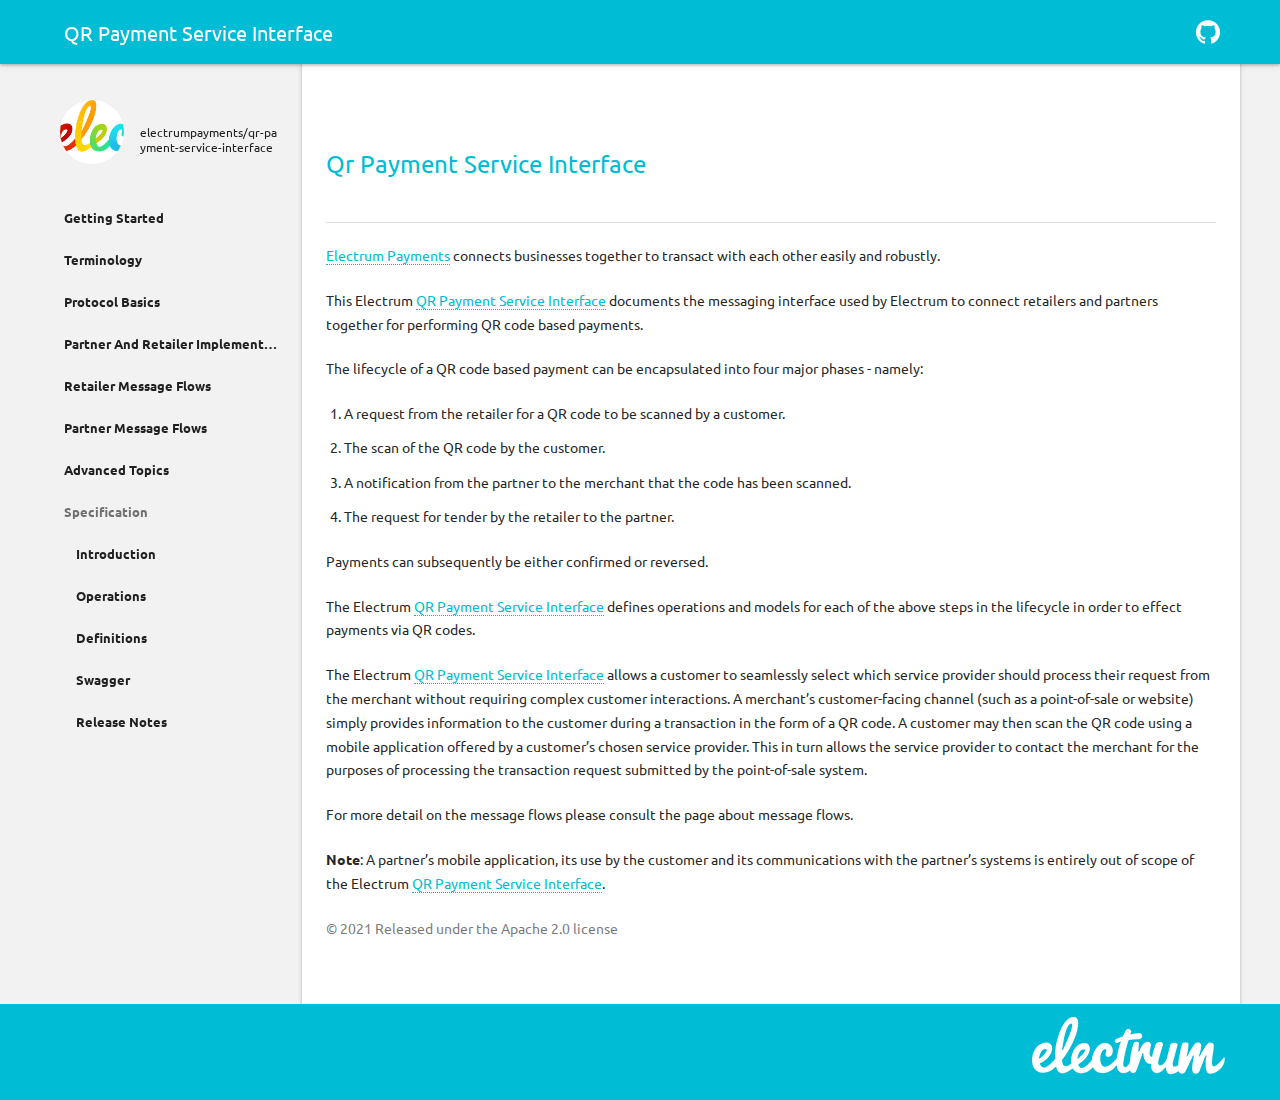
<file: index.html>
<!DOCTYPE html>
  
  
  
  
   <html class="no-js"> 

  <head lang="en-us">
    <meta charset="utf-8">
    <meta name="viewport" content="width=device-width,user-scalable=no,initial-scale=1,maximum-scale=1">
    <title>QR Payment Service Interface</title>
    <meta name="generator" content="Hugo 0.29" />

    
    <link rel="canonical" href="https://electrumpayments.github.io/qr-payment-service-interface-docs/">
    

    <meta property="og:url" content="https://electrumpayments.github.io/qr-payment-service-interface-docs/">
    <meta property="og:title" content="QR Payment Service Interface">
    <meta property="og:image" content="https://electrumpayments.github.io/qr-payment-service-interface-docs/images/logo-square.png">
    <meta name="apple-mobile-web-app-title" content="QR Payment Service Interface">
    <meta name="apple-mobile-web-app-capable" content="yes">
    <meta name="apple-mobile-web-app-status-bar-style" content="black-translucent">

    <link rel="shortcut icon" type="image/x-icon" href="https://electrumpayments.github.io/qr-payment-service-interface-docs/images/favicon.ico">
    <link rel="icon" type="image/x-icon" href="https://electrumpayments.github.io/qr-payment-service-interface-docs/images/favicon.ico">

    <style>
      @font-face {
        font-family: 'Icon';
        src: url('https://electrumpayments.github.io/qr-payment-service-interface-docs/fonts/icon.eot?52m981');
        src: url('https://electrumpayments.github.io/qr-payment-service-interface-docs/fonts/icon.eot?#iefix52m981')
               format('embedded-opentype'),
             url('https://electrumpayments.github.io/qr-payment-service-interface-docs/fonts/icon.woff?52m981')
               format('woff'),
             url('https://electrumpayments.github.io/qr-payment-service-interface-docs/fonts/icon.ttf?52m981')
               format('truetype'),
             url('https://electrumpayments.github.io/qr-payment-service-interface-docs/fonts/icon.svg?52m981#icon')
               format('svg');
        font-weight: normal;
        font-style: normal;
      }
    </style>

    <link rel="stylesheet" href="https://electrumpayments.github.io/qr-payment-service-interface-docs/stylesheets/highlight/highlight.css">
    <link rel="stylesheet" href="https://electrumpayments.github.io/qr-payment-service-interface-docs/stylesheets/application.css">
    <link rel="stylesheet" href="https://electrumpayments.github.io/qr-payment-service-interface-docs/stylesheets/palettes.css">

    
    
    
    <link rel="stylesheet" href="//fonts.googleapis.com/css?family=Ubuntu:400,700|Ubuntu%2bMono">
    <style>
      body, input {
        font-family: 'Ubuntu', Helvetica, Arial, sans-serif;
      }
      pre, code {
        font-family: 'Ubuntu Mono', 'Courier New', 'Courier', monospace;
      }
    </style>

    
    <script src="https://electrumpayments.github.io/qr-payment-service-interface-docs/javascripts/modernizr.js"></script>

    
    <link href="https://electrumpayments.github.io/qr-payment-service-interface-docs/index.xml" rel="alternate" type="application/rss+xml" title="QR Payment Service Interface" />
    <link href="https://electrumpayments.github.io/qr-payment-service-interface-docs/index.xml" rel="feed" type="application/rss+xml" title="QR Payment Service Interface" />
    

  </head>
  <body class="palette-primary-cyan palette-accent-orange">



	
	


<div class="backdrop">
	<div class="backdrop-paper"></div>
</div>

<header class="header">
	<nav aria-label="Header">
  <div class="bar default">
    <div class="button button-menu" role="button" aria-label="Menu">
      <label class="toggle-button icon icon-menu" for="toggle-drawer">
        <span></span>
      </label>
    </div>
    <div class="stretch">
      <div class="title">
        QR Payment Service Interface
      </div>
    </div>

    

    
    <div class="button button-github" role="button" aria-label="GitHub">
      <a href="https://github.com/electrumpayments" title="@electrumpayments on GitHub" target="_blank" class="toggle-button icon icon-github"></a>
    </div>
    

    
  </div>
  <div class="bar search">
    <div class="button button-close" role="button" aria-label="Close">
      <label class="toggle-button icon icon-back" for="toggle-search"></label>
    </div>
    <div class="stretch">
      <div class="field">
        <input class="query" type="text" placeholder="Search" autocapitalize="off" autocorrect="off" autocomplete="off" spellcheck>
      </div>
    </div>
    <div class="button button-reset" role="button" aria-label="Search">
      <button class="toggle-button icon icon-close" id="reset-search"></button>
    </div>
  </div>
</nav>

</header>

<main class="main">
	<div class="drawer">
		<nav aria-label="Navigation">
  <a href="https://github.com/electrumpayments/qr-payment-service-interface" class="project">
    <div class="banner">
      
        <div class="logo">
          <img src="https://electrumpayments.github.io/qr-payment-service-interface-docs/images/logo-square.png">
        </div>
      
      <div class="name">
        
          <br>
          electrumpayments/qr-payment-service-interface
        
      </div>
    </div>
  </a>

  <div class="scrollable">
    <div class="wrapper">
      <div class="toc">
        
        <ul>
          




<li>
  
    



<a  title="Getting Started" href="https://electrumpayments.github.io/qr-payment-service-interface-docs/getting-started/">
	
	Getting Started
</a>



  
</li>



<li>
  
    



<a  title="Terminology" href="https://electrumpayments.github.io/qr-payment-service-interface-docs/terminology/">
	
	Terminology
</a>



  
</li>



<li>
  
    



<a  title="Protocol Basics" href="https://electrumpayments.github.io/qr-payment-service-interface-docs/protocol-basics/">
	
	Protocol Basics
</a>



  
</li>



<li>
  
    



<a  title="Partner And Retailer Implementations" href="https://electrumpayments.github.io/qr-payment-service-interface-docs/partner-vs-retailer-implementations/">
	
	Partner And Retailer Implementations
</a>



  
</li>



<li>
  
    



<a  title="Retailer Message Flows" href="https://electrumpayments.github.io/qr-payment-service-interface-docs/retailer-message-flows/">
	
	Retailer Message Flows
</a>



  
</li>



<li>
  
    



<a  title="Partner Message Flows" href="https://electrumpayments.github.io/qr-payment-service-interface-docs/partner-message-flows/">
	
	Partner Message Flows
</a>



  
</li>



<li>
  
    



<a  title="Advanced Topics" href="https://electrumpayments.github.io/qr-payment-service-interface-docs/advanced-topics/">
	
	Advanced Topics
</a>



  
</li>



<li>
  
  <span class="section">Specification</span>
    <ul>
      
        
        



<a  title="Introduction" href="https://electrumpayments.github.io/qr-payment-service-interface-docs/specification/introduction/">
	
	Introduction
</a>



      
        
        



<a  title="Operations" href="https://electrumpayments.github.io/qr-payment-service-interface-docs/specification/operations/">
	
	Operations
</a>



      
        
        



<a  title="Definitions" href="https://electrumpayments.github.io/qr-payment-service-interface-docs/specification/definitions/">
	
	Definitions
</a>



      
        
        



<a  title="Swagger" href="https://electrumpayments.github.io/qr-payment-service-interface-docs/specification/swagger/">
	
	Swagger
</a>



      
        
        



<a  title="Release Notes" href="https://electrumpayments.github.io/qr-payment-service-interface-docs/specification/release-notes/">
	
	Release Notes
</a>



      
    </ul>
  
</li>


        </ul>
        
      </div>
    </div>
  </div>
</nav>

	</div>

	<article class="article">
		<div class="wrapper">
			
				<h1>Qr Payment Service Interface </h1>

				<p><a href="http://electrum.co.za">Electrum Payments</a> connects businesses together to transact with each other easily and robustly.</p>

<p>This Electrum <a href="https://github.com/electrumpayments/qr-payment-service-interface">QR Payment Service Interface</a> documents the messaging interface used by Electrum to connect retailers and partners together for performing QR code based payments.</p>

<p>The lifecycle of a QR code based payment can be encapsulated into four major phases - namely:</p>

<ol>
<li>A request from the retailer for a QR code to be scanned by a customer.</li>
<li>The scan of the QR code by the customer.</li>
<li>A notification from the partner to the merchant that the code has been scanned.</li>
<li>The request for tender by the retailer to the partner.</li>
</ol>

<p>Payments can subsequently be either confirmed or reversed.</p>

<p>The Electrum <a href="https://github.com/electrumpayments/qr-payment-service-interface">QR Payment Service Interface</a> defines operations and models for each of the above steps in the lifecycle in order to effect payments via QR codes.</p>

<p>The Electrum <a href="https://github.com/electrumpayments/qr-payment-service-interface">QR Payment Service Interface</a> allows a customer to seamlessly select which service provider should process their request from the merchant without requiring complex customer interactions. A merchant&rsquo;s customer-facing channel (such as a point-of-sale or website) simply provides information to the customer during a transaction in the form of a QR code. A customer may then scan the QR code using a mobile application offered by a customer&rsquo;s chosen service provider. This in turn allows the service provider to contact the merchant for the purposes of processing the transaction request submitted by the point-of-sale system.</p>

<p>For more detail on the message flows please consult the page about message flows.</p>

<p><strong>Note</strong>: A partner&rsquo;s mobile application, its use by the customer and its communications with the partner&rsquo;s systems is entirely out of scope of the Electrum <a href="https://github.com/electrumpayments/qr-payment-service-interface">QR Payment Service Interface</a>.</p>

			

			<aside class="copyright" role="note">
				
				&copy; 2021 Released under the Apache 2.0 license
				
			</aside>

			<footer class="footer">
				<nav class="pagination" aria-label="Footer">
  <div >
    <img src="https://electrumpayments.github.io/qr-payment-service-interface-docs/images/logo-small-white.png" align="right"/>
  </div>
</nav>

			</footer>
		</div>
	</article>

	<div class="results" role="status" aria-live="polite">
		<div class="scrollable">
			<div class="wrapper">
				<div class="meta"></div>
				<div class="list"></div>
			</div>
		</div>
	</div>
</main>

    <script>
    
      var base_url = 'https:\/\/electrumpayments.github.io\/qr-payment-service-interface-docs\/';
      var repo_id  = 'electrumpayments\/qr-payment-service-interface';
    
    </script>

    <script src="https://electrumpayments.github.io/qr-payment-service-interface-docs/javascripts/application.js"></script>
    

    <script>
      /* Add headers to scrollspy */
      var headers   = document.getElementsByTagName("h2");
      var scrollspy = document.getElementById('scrollspy');

      if(headers.length > 0) {
        for(var i = 0; i < headers.length; i++) {
          var li = document.createElement("li");
          li.setAttribute("class", "anchor");

          var a  = document.createElement("a");
          a.setAttribute("href", "#" + headers[i].id);
          a.setAttribute("title", headers[i].innerHTML);
          a.innerHTML = headers[i].innerHTML;
          
          li.appendChild(a)
          scrollspy.appendChild(li);
        }
      } else {
        scrollspy.parentElement.removeChild(scrollspy)
      }
      

      /* Add permanent link next to the headers */
      var headers = document.querySelectorAll("h1, h2, h3, h4, h5, h6");

      for(var i = 0; i < headers.length; i++) {
          var a = document.createElement("a");
          a.setAttribute("class", "headerlink");
          a.setAttribute("href", "#" + headers[i].id);
          a.setAttribute("title", "Permanent link")
          a.innerHTML = "#";
          headers[i].appendChild(a);
      }
    </script>

    

    <script src="//gohugo.io/js/highlight.pack.js"></script>
    <script>hljs.initHighlightingOnLoad();</script>
  </body>
</html>
</file>
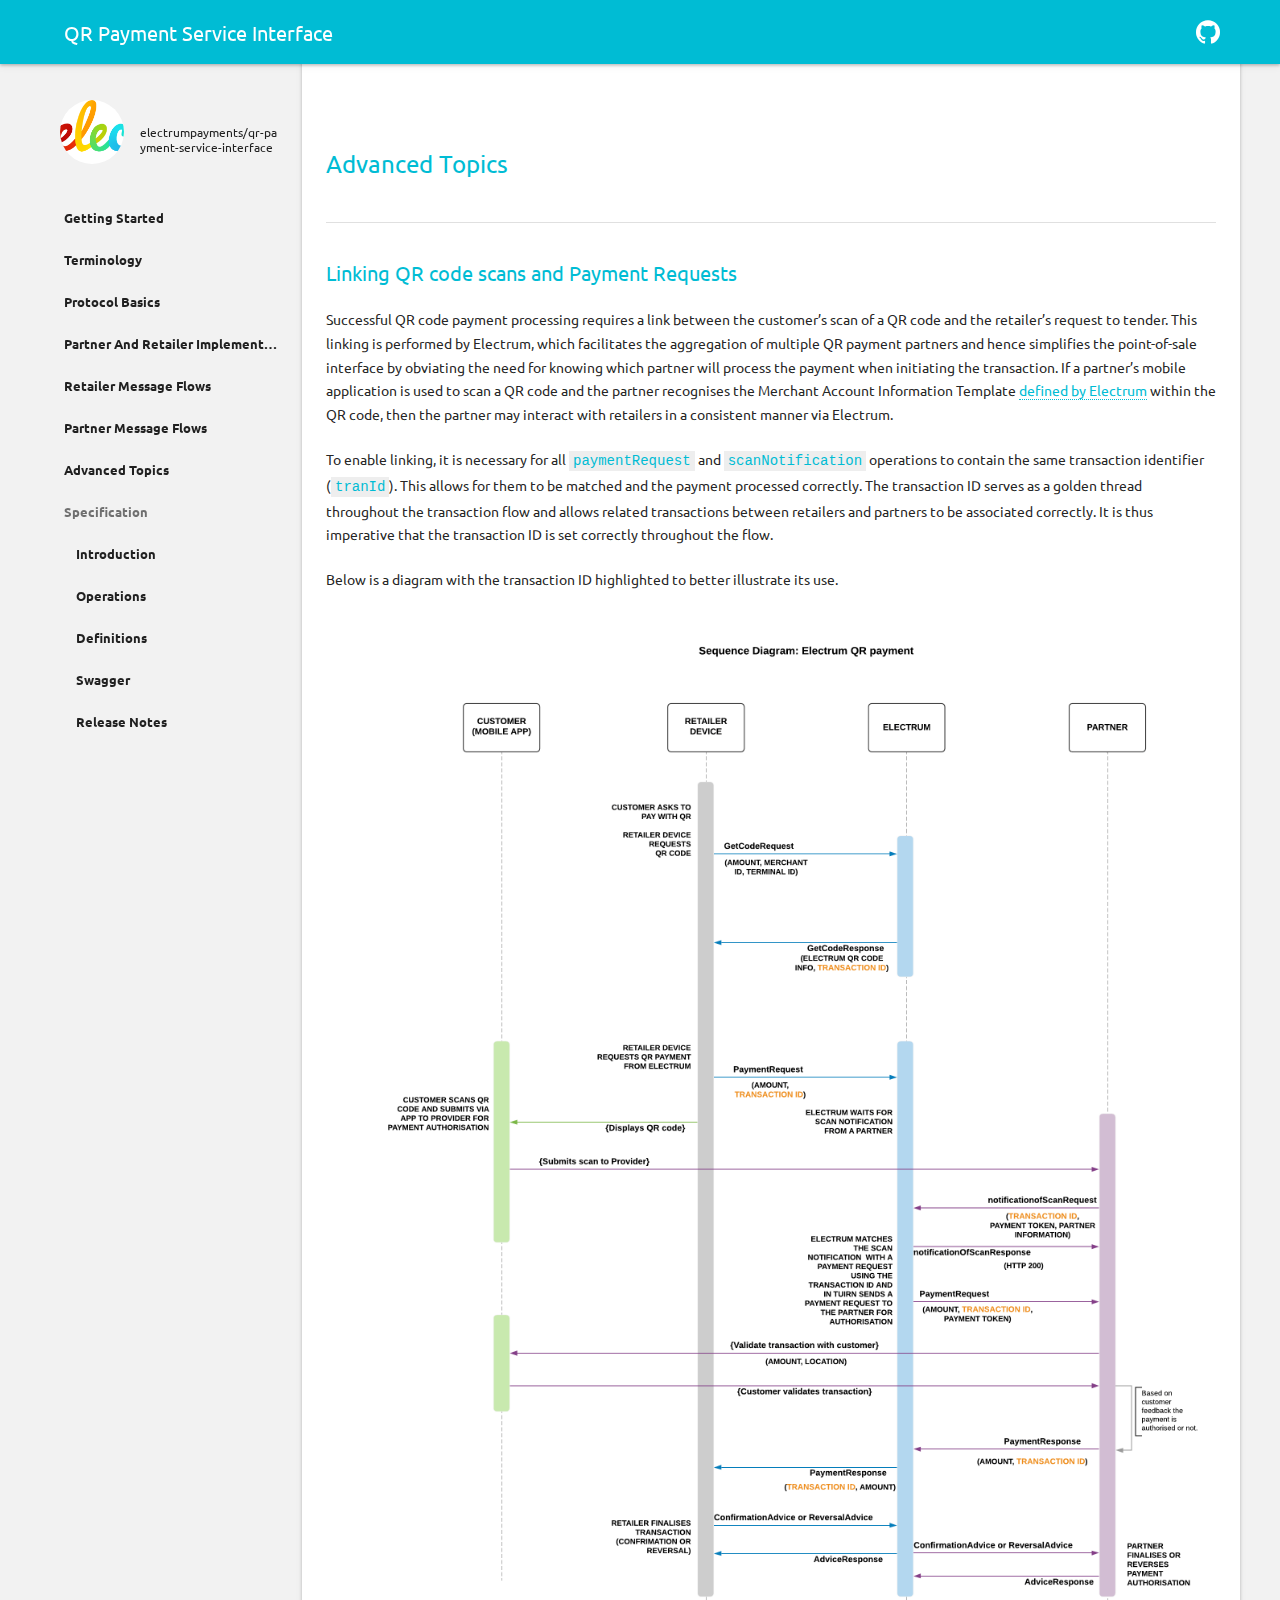
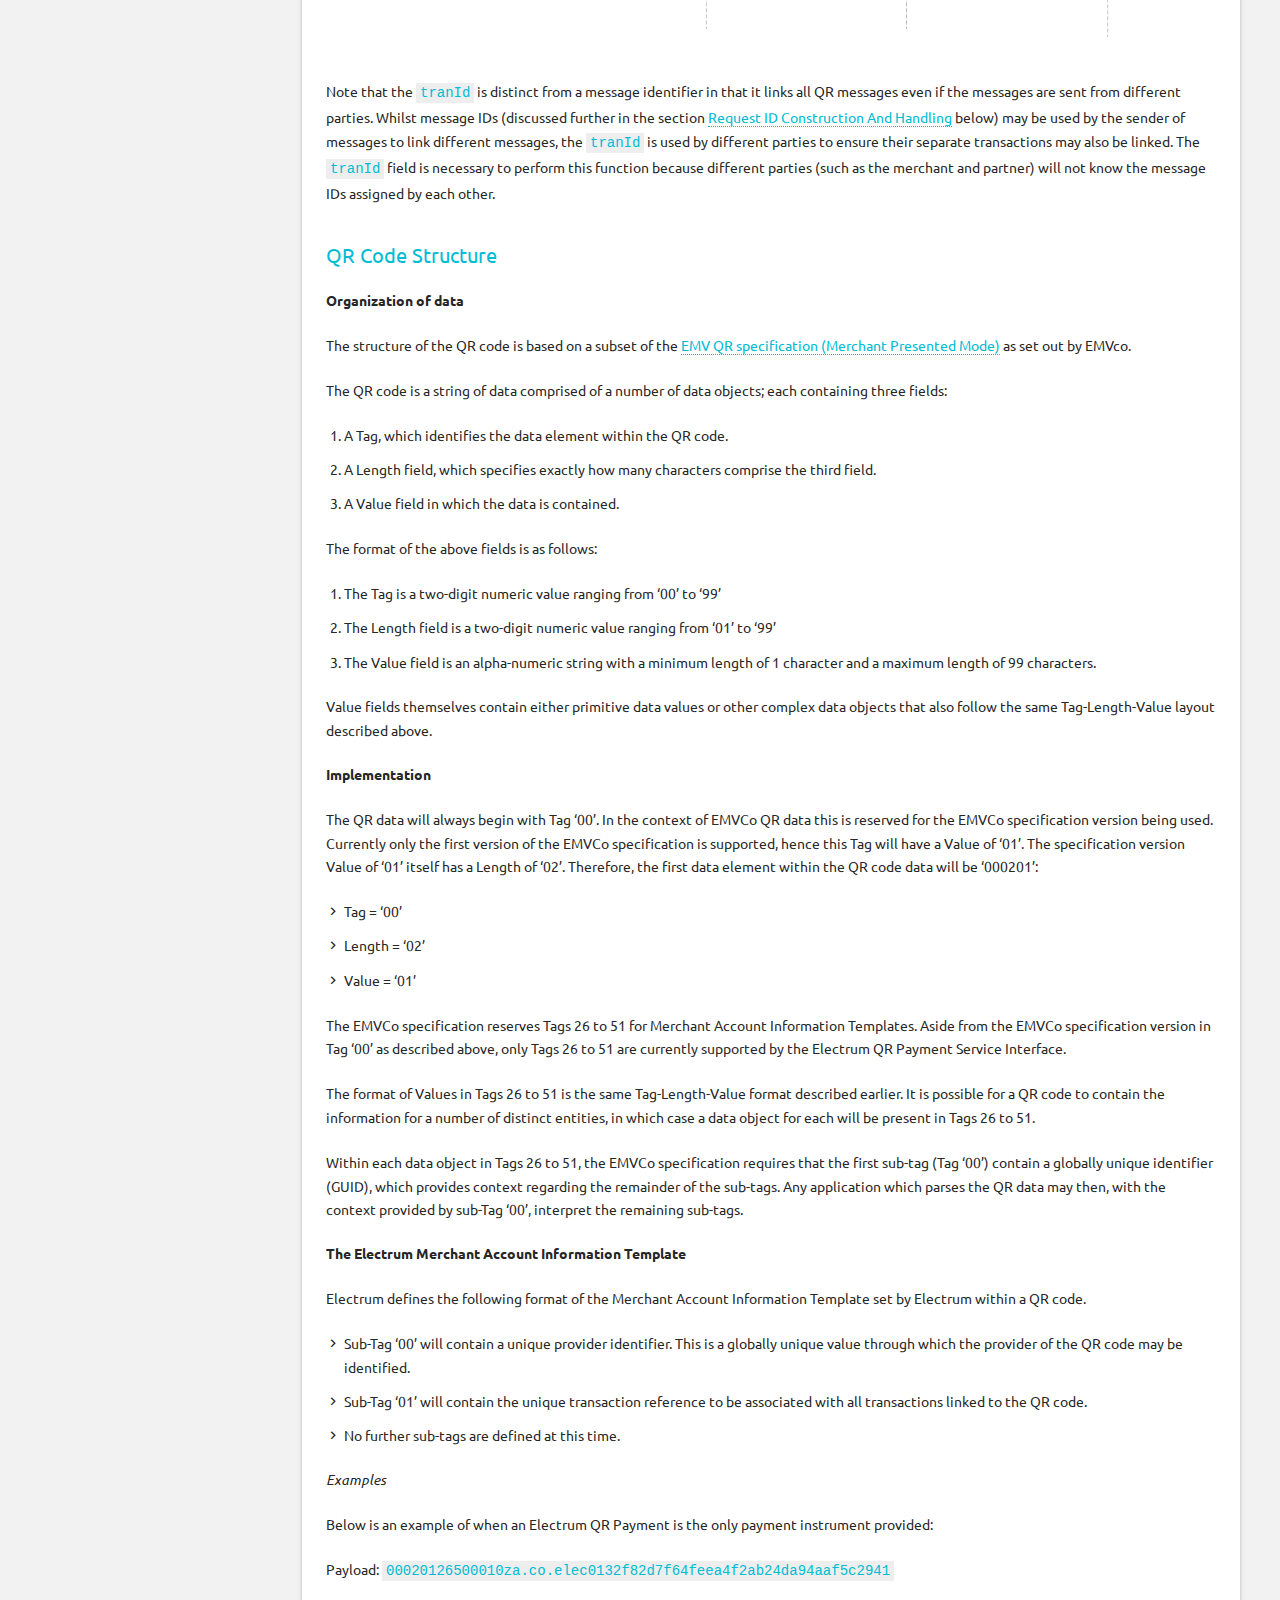
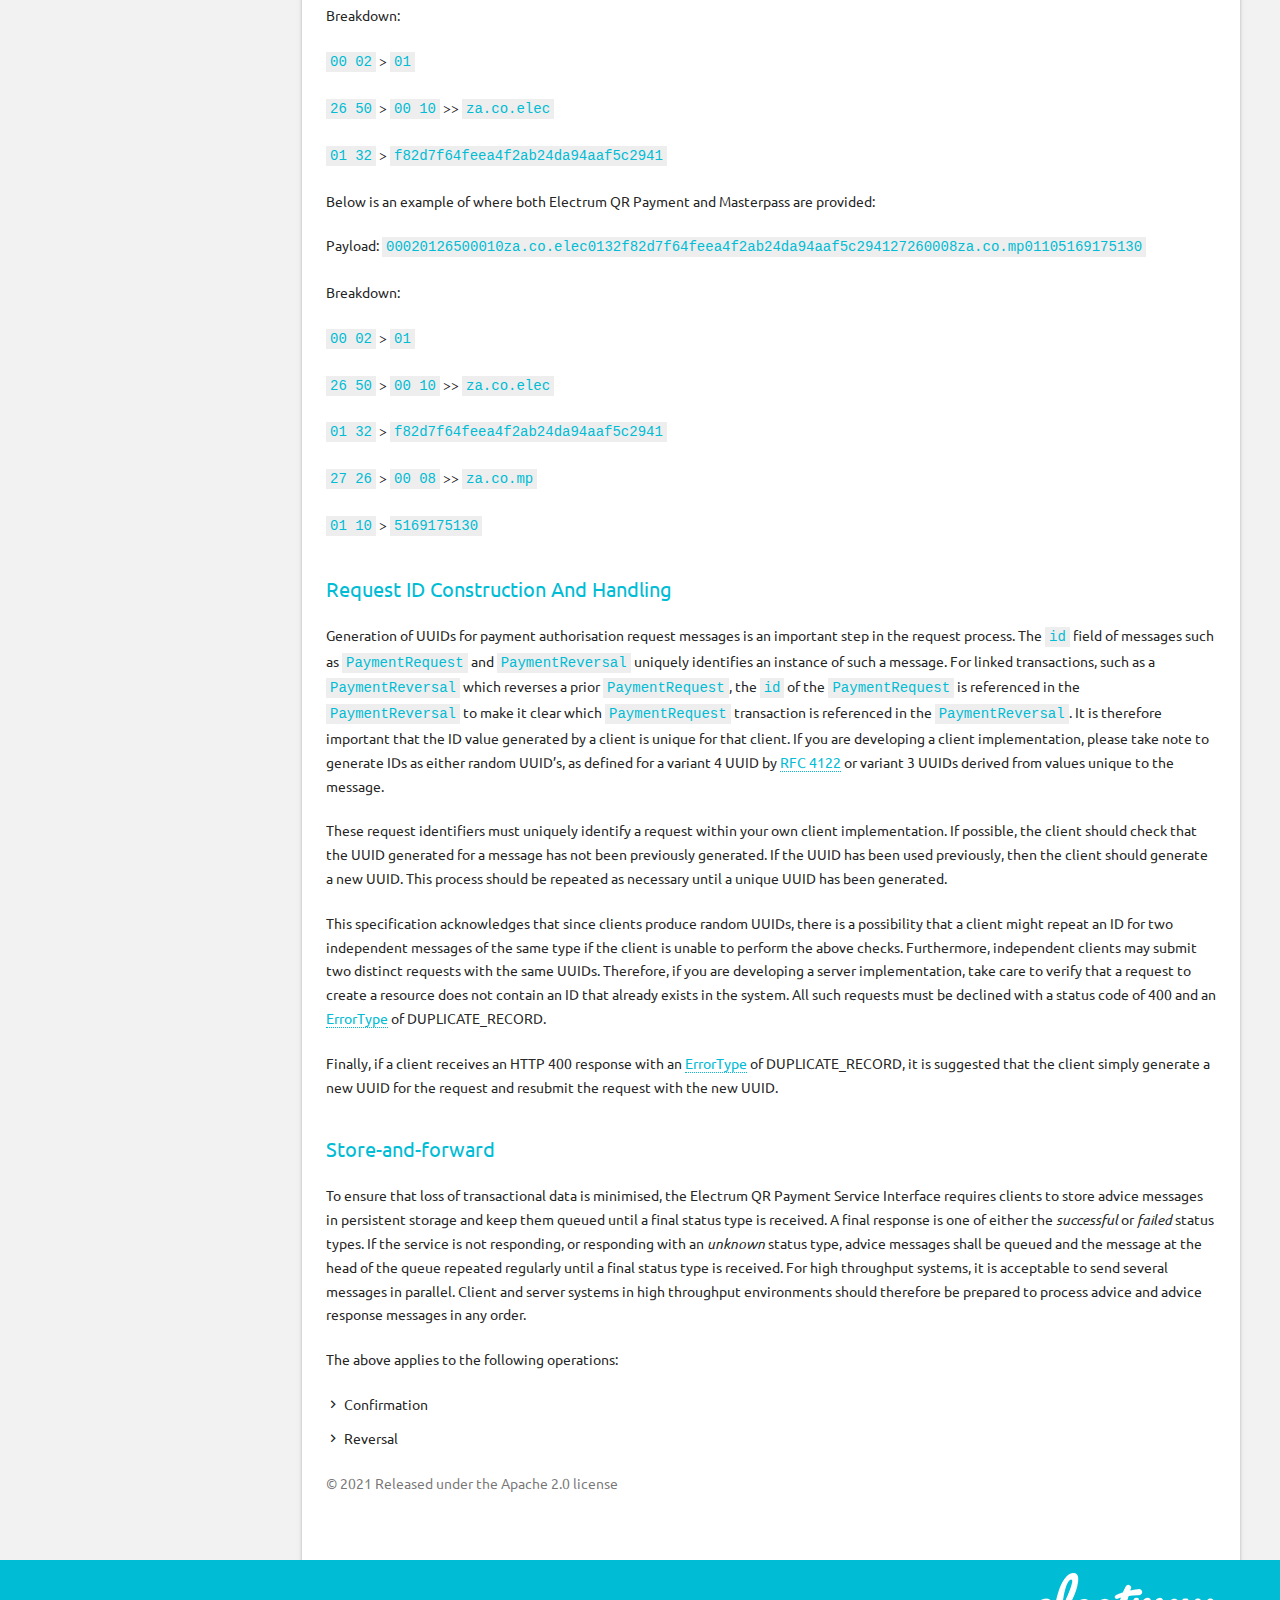
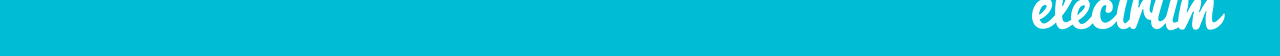
<file: advanced-topics/index.html>
<!DOCTYPE html>
  
  
  
  
   <html class="no-js"> 

  <head lang="en-us">
    <meta charset="utf-8">
    <meta name="viewport" content="width=device-width,user-scalable=no,initial-scale=1,maximum-scale=1">
    <title>Advanced Topics - QR Payment Service Interface</title>
    <meta name="generator" content="Hugo 0.29" />

    
    <link rel="canonical" href="https://electrumpayments.github.io/qr-payment-service-interface-docs/advanced-topics/">
    

    <meta property="og:url" content="https://electrumpayments.github.io/qr-payment-service-interface-docs/advanced-topics/">
    <meta property="og:title" content="QR Payment Service Interface">
    <meta property="og:image" content="https://electrumpayments.github.io/qr-payment-service-interface-docs/images/logo-square.png">
    <meta name="apple-mobile-web-app-title" content="QR Payment Service Interface">
    <meta name="apple-mobile-web-app-capable" content="yes">
    <meta name="apple-mobile-web-app-status-bar-style" content="black-translucent">

    <link rel="shortcut icon" type="image/x-icon" href="https://electrumpayments.github.io/qr-payment-service-interface-docs/images/favicon.ico">
    <link rel="icon" type="image/x-icon" href="https://electrumpayments.github.io/qr-payment-service-interface-docs/images/favicon.ico">

    <style>
      @font-face {
        font-family: 'Icon';
        src: url('https://electrumpayments.github.io/qr-payment-service-interface-docs/fonts/icon.eot?52m981');
        src: url('https://electrumpayments.github.io/qr-payment-service-interface-docs/fonts/icon.eot?#iefix52m981')
               format('embedded-opentype'),
             url('https://electrumpayments.github.io/qr-payment-service-interface-docs/fonts/icon.woff?52m981')
               format('woff'),
             url('https://electrumpayments.github.io/qr-payment-service-interface-docs/fonts/icon.ttf?52m981')
               format('truetype'),
             url('https://electrumpayments.github.io/qr-payment-service-interface-docs/fonts/icon.svg?52m981#icon')
               format('svg');
        font-weight: normal;
        font-style: normal;
      }
    </style>

    <link rel="stylesheet" href="https://electrumpayments.github.io/qr-payment-service-interface-docs/stylesheets/highlight/highlight.css">
    <link rel="stylesheet" href="https://electrumpayments.github.io/qr-payment-service-interface-docs/stylesheets/application.css">
    <link rel="stylesheet" href="https://electrumpayments.github.io/qr-payment-service-interface-docs/stylesheets/palettes.css">

    
    
    
    <link rel="stylesheet" href="//fonts.googleapis.com/css?family=Ubuntu:400,700|Ubuntu%2bMono">
    <style>
      body, input {
        font-family: 'Ubuntu', Helvetica, Arial, sans-serif;
      }
      pre, code {
        font-family: 'Ubuntu Mono', 'Courier New', 'Courier', monospace;
      }
    </style>

    
    <script src="https://electrumpayments.github.io/qr-payment-service-interface-docs/javascripts/modernizr.js"></script>

    

  </head>
  <body class="palette-primary-cyan palette-accent-orange">



	
	


<div class="backdrop">
	<div class="backdrop-paper"></div>
</div>

<input class="toggle" type="checkbox" id="toggle-drawer">
<input class="toggle" type="checkbox" id="toggle-search">
<label class="toggle-button overlay" for="toggle-drawer"></label>

<header class="header">
	<nav aria-label="Header">
  <div class="bar default">
    <div class="button button-menu" role="button" aria-label="Menu">
      <label class="toggle-button icon icon-menu" for="toggle-drawer">
        <span></span>
      </label>
    </div>
    <div class="stretch">
      <div class="title">
        QR Payment Service Interface
      </div>
    </div>

    

    
    <div class="button button-github" role="button" aria-label="GitHub">
      <a href="https://github.com/electrumpayments" title="@electrumpayments on GitHub" target="_blank" class="toggle-button icon icon-github"></a>
    </div>
    

    
  </div>
  <div class="bar search">
    <div class="button button-close" role="button" aria-label="Close">
      <label class="toggle-button icon icon-back" for="toggle-search"></label>
    </div>
    <div class="stretch">
      <div class="field">
        <input class="query" type="text" placeholder="Search" autocapitalize="off" autocorrect="off" autocomplete="off" spellcheck>
      </div>
    </div>
    <div class="button button-reset" role="button" aria-label="Search">
      <button class="toggle-button icon icon-close" id="reset-search"></button>
    </div>
  </div>
</nav>

</header>

<main class="main">
	<div class="drawer">
		<nav aria-label="Navigation">
  <a href="https://github.com/electrumpayments/qr-payment-service-interface" class="project">
    <div class="banner">
      
        <div class="logo">
          <img src="https://electrumpayments.github.io/qr-payment-service-interface-docs/images/logo-square.png">
        </div>
      
      <div class="name">
        
          <br>
          electrumpayments/qr-payment-service-interface
        
      </div>
    </div>
  </a>

  <div class="scrollable">
    <div class="wrapper">
      <div class="toc">
        
        <ul>
          




<li>
  
    



<a  title="Getting Started" href="https://electrumpayments.github.io/qr-payment-service-interface-docs/getting-started/">
	
	Getting Started
</a>



  
</li>



<li>
  
    



<a  title="Terminology" href="https://electrumpayments.github.io/qr-payment-service-interface-docs/terminology/">
	
	Terminology
</a>



  
</li>



<li>
  
    



<a  title="Protocol Basics" href="https://electrumpayments.github.io/qr-payment-service-interface-docs/protocol-basics/">
	
	Protocol Basics
</a>



  
</li>



<li>
  
    



<a  title="Partner And Retailer Implementations" href="https://electrumpayments.github.io/qr-payment-service-interface-docs/partner-vs-retailer-implementations/">
	
	Partner And Retailer Implementations
</a>



  
</li>



<li>
  
    



<a  title="Retailer Message Flows" href="https://electrumpayments.github.io/qr-payment-service-interface-docs/retailer-message-flows/">
	
	Retailer Message Flows
</a>



  
</li>



<li>
  
    



<a  title="Partner Message Flows" href="https://electrumpayments.github.io/qr-payment-service-interface-docs/partner-message-flows/">
	
	Partner Message Flows
</a>



  
</li>



<li>
  
    



<a  title="Advanced Topics" href="https://electrumpayments.github.io/qr-payment-service-interface-docs/advanced-topics/">
	
	Advanced Topics
</a>



  
</li>



<li>
  
  <span class="section">Specification</span>
    <ul>
      
        
        



<a  title="Introduction" href="https://electrumpayments.github.io/qr-payment-service-interface-docs/specification/introduction/">
	
	Introduction
</a>



      
        
        



<a  title="Operations" href="https://electrumpayments.github.io/qr-payment-service-interface-docs/specification/operations/">
	
	Operations
</a>



      
        
        



<a  title="Definitions" href="https://electrumpayments.github.io/qr-payment-service-interface-docs/specification/definitions/">
	
	Definitions
</a>



      
        
        



<a  title="Swagger" href="https://electrumpayments.github.io/qr-payment-service-interface-docs/specification/swagger/">
	
	Swagger
</a>



      
        
        



<a  title="Release Notes" href="https://electrumpayments.github.io/qr-payment-service-interface-docs/specification/release-notes/">
	
	Release Notes
</a>



      
    </ul>
  
</li>


        </ul>
        
      </div>
    </div>
  </div>
</nav>

	</div>

	<article class="article">
		<div class="wrapper">
			<h1>Advanced Topics </h1>

			

<h2 id="linking-qr-code-scans-and-payment-requests">Linking QR code scans and Payment Requests</h2>

<p>Successful QR code payment processing requires a link between the customer&rsquo;s scan of a QR code and the retailer&rsquo;s request to tender. This linking is performed by Electrum, which facilitates the aggregation of multiple QR payment partners and hence simplifies the point-of-sale interface by obviating the need for knowing which partner will process the payment when initiating the transaction. If a partner&rsquo;s mobile application is used to scan a QR code and the partner recognises the Merchant Account Information Template <a href="#the-electrum-merchant-account-information-template">defined by Electrum</a> within the QR code, then the partner may interact with retailers in a consistent manner via Electrum.</p>

<p>To enable linking, it is necessary for all <code>paymentRequest</code> and <code>scanNotification</code> operations to contain the same transaction identifier (<code>tranId</code>). This allows for them to be matched and the payment processed correctly. The transaction ID serves as a golden thread throughout the transaction flow and allows related transactions between retailers and partners to be associated correctly. It is thus imperative that the transaction ID is set correctly throughout the flow.</p>

<p>Below is a diagram with the transaction ID highlighted to better illustrate its use.</p>

<p><img src="https://electrumpayments.github.io/qr-payment-service-interface-docs/images/full_qr_flow_showing_tranid.png" alt="QR Payment Flow" title="QR Payment Flow Highlighting the Transaction ID." /></p>

<p>Note that the <code>tranId</code> is distinct from a message identifier in that it links all QR messages even if the messages are sent from different parties. Whilst message IDs (discussed further in the section <a href="#request-id-construction-and-handling">Request ID Construction And Handling</a> below) may be used by the sender of messages to link different messages, the <code>tranId</code> is used by different parties to ensure their separate transactions may also be linked. The <code>tranId</code> field is necessary to perform this function because different parties (such as the merchant and partner) will not know the message IDs assigned by each other.</p>

<h2 id="qr-code-structure">QR Code Structure</h2>

<h3 id="organization-of-data">Organization of data</h3>

<p>The structure of the QR code is based on a subset of the <a href="https://www.emvco.com/wp-content/plugins/pmpro-customizations/oy-getfile.php?u=/wp-content/uploads/documents/EMVCo-Merchant-Presented-QR-Specification-v1-1.pdf">EMV QR specification (Merchant Presented Mode)</a> as set out by EMVco.</p>

<p>The QR code is a string of data comprised of a number of data objects; each containing three fields:</p>

<ol>
<li>A Tag, which identifies the data element within the QR code.</li>
<li>A Length field, which specifies exactly how many characters comprise the third field.</li>
<li>A Value field in which the data is contained.</li>
</ol>

<p>The format of the above fields is as follows:</p>

<ol>
<li>The Tag is a two-digit numeric value ranging from &lsquo;00&rsquo; to &lsquo;99&rsquo;</li>
<li>The Length field is a two-digit numeric value ranging from &lsquo;01&rsquo; to &lsquo;99&rsquo;</li>
<li>The Value field is an alpha-numeric string with a minimum length of 1 character and a maximum length of 99 characters.</li>
</ol>

<p>Value fields themselves contain either primitive data values or other complex data objects that also follow the same Tag-Length-Value layout described above.</p>

<h3 id="implementation">Implementation</h3>

<p>The QR data will always begin with Tag &lsquo;00&rsquo;. In the context of EMVCo QR data this is reserved for the EMVCo specification version being used. Currently only the first version of the EMVCo specification is supported, hence this Tag will have a Value of &lsquo;01&rsquo;. The specification version Value of &lsquo;01&rsquo; itself has a Length of &lsquo;02&rsquo;. Therefore, the first data element within the QR code data will be &lsquo;000201&rsquo;:</p>

<ul>
<li>Tag = &lsquo;00&rsquo;</li>
<li>Length = &lsquo;02&rsquo;</li>
<li>Value = &lsquo;01&rsquo;</li>
</ul>

<p>The EMVCo specification reserves Tags 26 to 51 for Merchant Account Information Templates. Aside from the EMVCo specification version in Tag &lsquo;00&rsquo; as described above, only Tags 26 to 51 are currently supported by the Electrum QR Payment Service Interface.</p>

<p>The format of Values in Tags 26 to 51 is the same Tag-Length-Value format described earlier. It is possible for a QR code to contain the information for a number of distinct entities, in which case a data object for each will be present in Tags 26 to 51.</p>

<p>Within each data object in Tags 26 to 51, the EMVCo specification requires that the first sub-tag (Tag &lsquo;00&rsquo;) contain a globally unique identifier (GUID), which provides context regarding the remainder of the sub-tags. Any application which parses the QR data may then, with the context provided by sub-Tag &lsquo;00&rsquo;, interpret the remaining sub-tags.</p>

<h3 id="the-electrum-merchant-account-information-template">The Electrum Merchant Account Information Template</h3>

<p>Electrum defines the following format of the Merchant Account Information Template set by Electrum within a QR code.</p>

<ul>
<li>Sub-Tag &lsquo;00&rsquo; will contain a unique provider identifier. This is a globally unique value through which the provider of the QR code may be identified.</li>
<li>Sub-Tag &lsquo;01&rsquo; will contain the unique transaction reference to be associated with all transactions linked to the QR code.</li>
<li>No further sub-tags are defined at this time.</li>
</ul>

<h4 id="examples">Examples</h4>

<p>Below is an example of when an Electrum QR Payment is the only payment instrument provided:</p>

<p>Payload: <code>00020126500010za.co.elec0132f82d7f64feea4f2ab24da94aaf5c2941</code></p>

<p>Breakdown:</p>

<p><code>00 02</code>
&gt; <code>01</code></p>

<p><code>26 50</code>
&gt; <code>00 10</code>
&gt;&gt; <code>za.co.elec</code></p>

<blockquote>
<p><code>01 32</code>
&gt; <code>f82d7f64feea4f2ab24da94aaf5c2941</code></p>
</blockquote>

<p>Below is an example of where both Electrum QR Payment and Masterpass are provided:</p>

<p>Payload: <code>00020126500010za.co.elec0132f82d7f64feea4f2ab24da94aaf5c294127260008za.co.mp01105169175130</code></p>

<p>Breakdown:</p>

<p><code>00 02</code>
&gt; <code>01</code></p>

<p><code>26 50</code>
&gt; <code>00 10</code>
&gt;&gt; <code>za.co.elec</code></p>

<blockquote>
<p><code>01 32</code>
&gt; <code>f82d7f64feea4f2ab24da94aaf5c2941</code></p>
</blockquote>

<p><code>27 26</code>
&gt; <code>00 08</code>
&gt;&gt; <code>za.co.mp</code></p>

<blockquote>
<p><code>01 10</code>
&gt; <code>5169175130</code></p>
</blockquote>

<h2 id="request-id-construction-and-handling">Request ID Construction And Handling</h2>

<p>Generation of UUIDs for payment authorisation request messages is an important step in the request process.
The <code>id</code> field of messages such as <code>PaymentRequest</code> and <code>PaymentReversal</code> uniquely identifies an instance of
such a message. For linked transactions, such as a <code>PaymentReversal</code> which reverses a prior <code>PaymentRequest</code>,
the <code>id</code> of the <code>PaymentRequest</code> is referenced in the <code>PaymentReversal</code> to make it clear which <code>PaymentRequest</code>
transaction is referenced in the <code>PaymentReversal</code>. It is therefore important that the ID value generated by a
client is unique for that client. If you are developing a client implementation, please take note to generate
IDs as either random UUID&rsquo;s, as defined for a variant 4 UUID by <a href="https://tools.ietf.org/html/rfc4122">RFC 4122</a>
or variant 3 UUIDs derived from values unique to the message.</p>

<p>These request identifiers must uniquely identify a request within your own client implementation. If possible, the client
should check that the UUID generated for a message has not been previously generated. If the UUID has been used previously,
then the client should generate a new UUID. This process should be repeated as necessary until a unique UUID has been generated.</p>

<p>This specification acknowledges that since clients produce random UUIDs, there is a possibility that a client might repeat an
ID for two independent messages of the same type if the client is unable to perform the above checks. Furthermore, independent
clients may submit two distinct requests with the same UUIDs. Therefore, if you are developing a server implementation,
take care to verify that a request to create a resource does not contain an ID that already exists in the system.
All such requests must be declined with a status code of 400 and an <a href="https://electrumpayments.github.io/qr-payment-service-interface-docs/definitions/#ErrorDetail">ErrorType</a> of
DUPLICATE_RECORD.</p>

<p>Finally, if a client receives an HTTP 400 response with an <a href="https://electrumpayments.github.io/qr-payment-service-interface-docs/definitions/#ErrorDetail">ErrorType</a>
of DUPLICATE_RECORD, it is suggested that the client simply generate a new UUID for the request and resubmit the
request with the new UUID.</p>

<h2 id="store-and-forward">Store-and-forward</h2>

<p>To ensure that loss of transactional data is minimised, the Electrum QR Payment Service Interface requires clients to
store advice messages in persistent storage and keep them queued until a final status type is received.
A final response is one of either the <em>successful</em> or <em>failed</em> status types. If the
service is not responding, or responding with an <em>unknown</em> status type, advice messages shall be queued
and the message at the head of the queue repeated regularly until a final status type is received.
For high throughput systems, it is acceptable to send several messages in parallel.
Client and server systems in high throughput environments should therefore be prepared to process advice and
advice response messages in any order.</p>

<p>The above applies to the following operations:</p>

<ul>
<li>Confirmation</li>
<li>Reversal</li>
</ul>


			<aside class="copyright" role="note">
				
				&copy; 2021 Released under the Apache 2.0 license
				
			</aside>

			<footer class="footer">
				<nav class="pagination" aria-label="Footer">
  <div >
    <img src="https://electrumpayments.github.io/qr-payment-service-interface-docs/images/logo-small-white.png" align="right"/>
  </div>
</nav>

			</footer>
		</div>
	</article>

	<div class="results" role="status" aria-live="polite">
		<div class="scrollable">
			<div class="wrapper">
				<div class="meta"></div>
				<div class="list"></div>
			</div>
		</div>
	</div>
</main>

    <script>
    
      var base_url = 'https:\/\/electrumpayments.github.io\/qr-payment-service-interface-docs\/';
      var repo_id  = 'electrumpayments\/qr-payment-service-interface';
    
    </script>

    <script src="https://electrumpayments.github.io/qr-payment-service-interface-docs/javascripts/application.js"></script>
    

    <script>
      /* Add headers to scrollspy */
      var headers   = document.getElementsByTagName("h2");
      var scrollspy = document.getElementById('scrollspy');

      if(headers.length > 0) {
        for(var i = 0; i < headers.length; i++) {
          var li = document.createElement("li");
          li.setAttribute("class", "anchor");

          var a  = document.createElement("a");
          a.setAttribute("href", "#" + headers[i].id);
          a.setAttribute("title", headers[i].innerHTML);
          a.innerHTML = headers[i].innerHTML;
          
          li.appendChild(a)
          scrollspy.appendChild(li);
        }
      } else {
        scrollspy.parentElement.removeChild(scrollspy)
      }
      

      /* Add permanent link next to the headers */
      var headers = document.querySelectorAll("h1, h2, h3, h4, h5, h6");

      for(var i = 0; i < headers.length; i++) {
          var a = document.createElement("a");
          a.setAttribute("class", "headerlink");
          a.setAttribute("href", "#" + headers[i].id);
          a.setAttribute("title", "Permanent link")
          a.innerHTML = "#";
          headers[i].appendChild(a);
      }
    </script>

    

    <script src="//gohugo.io/js/highlight.pack.js"></script>
    <script>hljs.initHighlightingOnLoad();</script>
  </body>
</html>
</file>
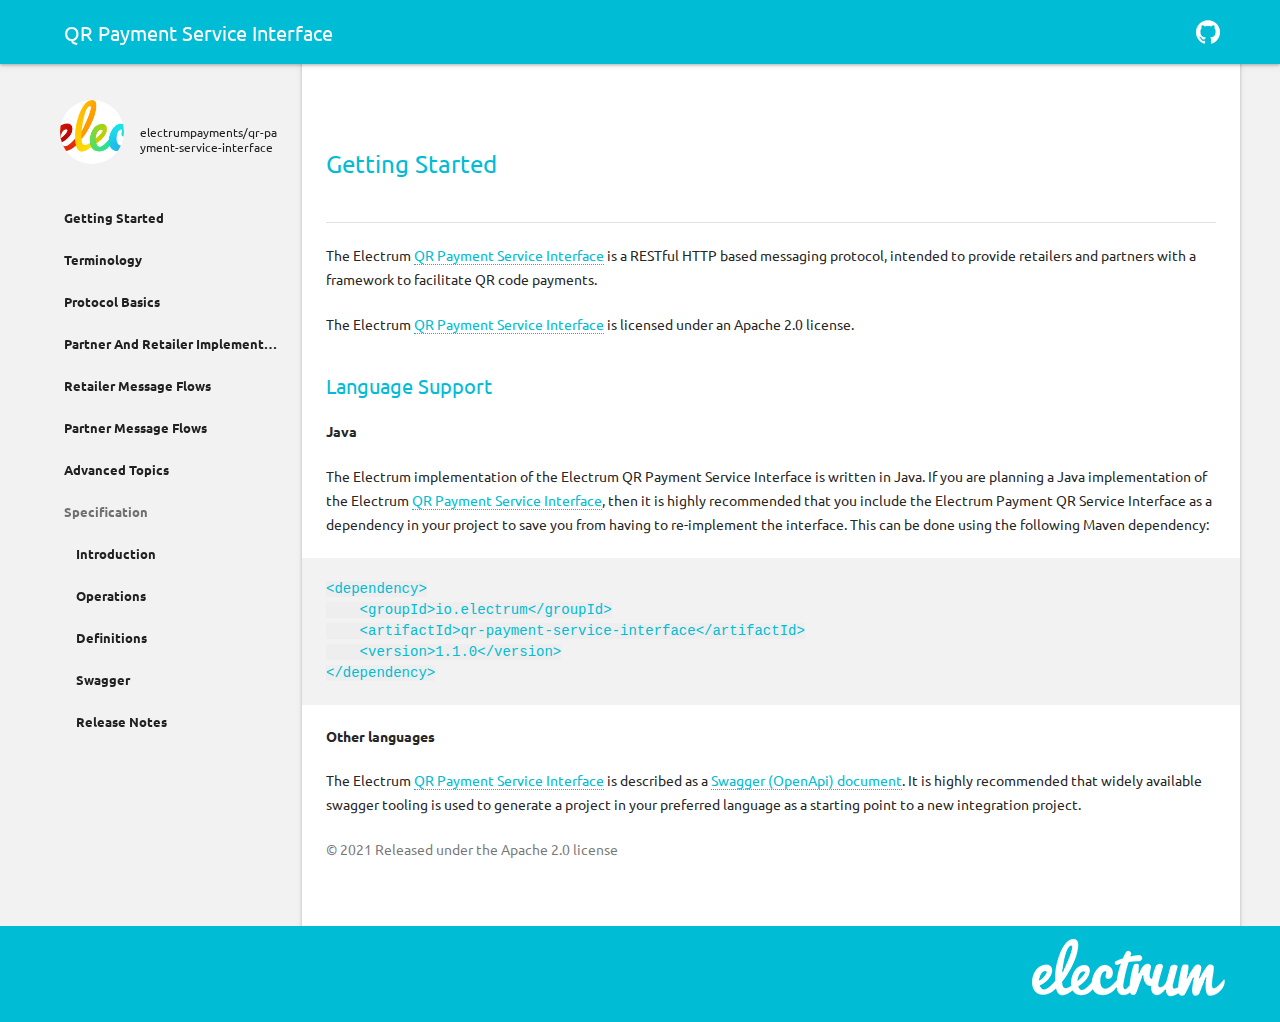
<file: getting-started/index.html>
<!DOCTYPE html>
  
  
  
  
   <html class="no-js"> 

  <head lang="en-us">
    <meta charset="utf-8">
    <meta name="viewport" content="width=device-width,user-scalable=no,initial-scale=1,maximum-scale=1">
    <title>Getting Started - QR Payment Service Interface</title>
    <meta name="generator" content="Hugo 0.29" />

    
    <link rel="canonical" href="https://electrumpayments.github.io/qr-payment-service-interface-docs/getting-started/">
    

    <meta property="og:url" content="https://electrumpayments.github.io/qr-payment-service-interface-docs/getting-started/">
    <meta property="og:title" content="QR Payment Service Interface">
    <meta property="og:image" content="https://electrumpayments.github.io/qr-payment-service-interface-docs/images/logo-square.png">
    <meta name="apple-mobile-web-app-title" content="QR Payment Service Interface">
    <meta name="apple-mobile-web-app-capable" content="yes">
    <meta name="apple-mobile-web-app-status-bar-style" content="black-translucent">

    <link rel="shortcut icon" type="image/x-icon" href="https://electrumpayments.github.io/qr-payment-service-interface-docs/images/favicon.ico">
    <link rel="icon" type="image/x-icon" href="https://electrumpayments.github.io/qr-payment-service-interface-docs/images/favicon.ico">

    <style>
      @font-face {
        font-family: 'Icon';
        src: url('https://electrumpayments.github.io/qr-payment-service-interface-docs/fonts/icon.eot?52m981');
        src: url('https://electrumpayments.github.io/qr-payment-service-interface-docs/fonts/icon.eot?#iefix52m981')
               format('embedded-opentype'),
             url('https://electrumpayments.github.io/qr-payment-service-interface-docs/fonts/icon.woff?52m981')
               format('woff'),
             url('https://electrumpayments.github.io/qr-payment-service-interface-docs/fonts/icon.ttf?52m981')
               format('truetype'),
             url('https://electrumpayments.github.io/qr-payment-service-interface-docs/fonts/icon.svg?52m981#icon')
               format('svg');
        font-weight: normal;
        font-style: normal;
      }
    </style>

    <link rel="stylesheet" href="https://electrumpayments.github.io/qr-payment-service-interface-docs/stylesheets/highlight/highlight.css">
    <link rel="stylesheet" href="https://electrumpayments.github.io/qr-payment-service-interface-docs/stylesheets/application.css">
    <link rel="stylesheet" href="https://electrumpayments.github.io/qr-payment-service-interface-docs/stylesheets/palettes.css">

    
    
    
    <link rel="stylesheet" href="//fonts.googleapis.com/css?family=Ubuntu:400,700|Ubuntu%2bMono">
    <style>
      body, input {
        font-family: 'Ubuntu', Helvetica, Arial, sans-serif;
      }
      pre, code {
        font-family: 'Ubuntu Mono', 'Courier New', 'Courier', monospace;
      }
    </style>

    
    <script src="https://electrumpayments.github.io/qr-payment-service-interface-docs/javascripts/modernizr.js"></script>

    

  </head>
  <body class="palette-primary-cyan palette-accent-orange">



	
	


<div class="backdrop">
	<div class="backdrop-paper"></div>
</div>

<input class="toggle" type="checkbox" id="toggle-drawer">
<input class="toggle" type="checkbox" id="toggle-search">
<label class="toggle-button overlay" for="toggle-drawer"></label>

<header class="header">
	<nav aria-label="Header">
  <div class="bar default">
    <div class="button button-menu" role="button" aria-label="Menu">
      <label class="toggle-button icon icon-menu" for="toggle-drawer">
        <span></span>
      </label>
    </div>
    <div class="stretch">
      <div class="title">
        QR Payment Service Interface
      </div>
    </div>

    

    
    <div class="button button-github" role="button" aria-label="GitHub">
      <a href="https://github.com/electrumpayments" title="@electrumpayments on GitHub" target="_blank" class="toggle-button icon icon-github"></a>
    </div>
    

    
  </div>
  <div class="bar search">
    <div class="button button-close" role="button" aria-label="Close">
      <label class="toggle-button icon icon-back" for="toggle-search"></label>
    </div>
    <div class="stretch">
      <div class="field">
        <input class="query" type="text" placeholder="Search" autocapitalize="off" autocorrect="off" autocomplete="off" spellcheck>
      </div>
    </div>
    <div class="button button-reset" role="button" aria-label="Search">
      <button class="toggle-button icon icon-close" id="reset-search"></button>
    </div>
  </div>
</nav>

</header>

<main class="main">
	<div class="drawer">
		<nav aria-label="Navigation">
  <a href="https://github.com/electrumpayments/qr-payment-service-interface" class="project">
    <div class="banner">
      
        <div class="logo">
          <img src="https://electrumpayments.github.io/qr-payment-service-interface-docs/images/logo-square.png">
        </div>
      
      <div class="name">
        
          <br>
          electrumpayments/qr-payment-service-interface
        
      </div>
    </div>
  </a>

  <div class="scrollable">
    <div class="wrapper">
      <div class="toc">
        
        <ul>
          




<li>
  
    



<a  title="Getting Started" href="https://electrumpayments.github.io/qr-payment-service-interface-docs/getting-started/">
	
	Getting Started
</a>



  
</li>



<li>
  
    



<a  title="Terminology" href="https://electrumpayments.github.io/qr-payment-service-interface-docs/terminology/">
	
	Terminology
</a>



  
</li>



<li>
  
    



<a  title="Protocol Basics" href="https://electrumpayments.github.io/qr-payment-service-interface-docs/protocol-basics/">
	
	Protocol Basics
</a>



  
</li>



<li>
  
    



<a  title="Partner And Retailer Implementations" href="https://electrumpayments.github.io/qr-payment-service-interface-docs/partner-vs-retailer-implementations/">
	
	Partner And Retailer Implementations
</a>



  
</li>



<li>
  
    



<a  title="Retailer Message Flows" href="https://electrumpayments.github.io/qr-payment-service-interface-docs/retailer-message-flows/">
	
	Retailer Message Flows
</a>



  
</li>



<li>
  
    



<a  title="Partner Message Flows" href="https://electrumpayments.github.io/qr-payment-service-interface-docs/partner-message-flows/">
	
	Partner Message Flows
</a>



  
</li>



<li>
  
    



<a  title="Advanced Topics" href="https://electrumpayments.github.io/qr-payment-service-interface-docs/advanced-topics/">
	
	Advanced Topics
</a>



  
</li>



<li>
  
  <span class="section">Specification</span>
    <ul>
      
        
        



<a  title="Introduction" href="https://electrumpayments.github.io/qr-payment-service-interface-docs/specification/introduction/">
	
	Introduction
</a>



      
        
        



<a  title="Operations" href="https://electrumpayments.github.io/qr-payment-service-interface-docs/specification/operations/">
	
	Operations
</a>



      
        
        



<a  title="Definitions" href="https://electrumpayments.github.io/qr-payment-service-interface-docs/specification/definitions/">
	
	Definitions
</a>



      
        
        



<a  title="Swagger" href="https://electrumpayments.github.io/qr-payment-service-interface-docs/specification/swagger/">
	
	Swagger
</a>



      
        
        



<a  title="Release Notes" href="https://electrumpayments.github.io/qr-payment-service-interface-docs/specification/release-notes/">
	
	Release Notes
</a>



      
    </ul>
  
</li>


        </ul>
        
      </div>
    </div>
  </div>
</nav>

	</div>

	<article class="article">
		<div class="wrapper">
			<h1>Getting Started </h1>

			

<p>The Electrum <a href="https://github.com/electrumpayments/qr-payment-service-interface">QR Payment Service Interface</a> is a RESTful HTTP based messaging protocol, intended to provide retailers and partners with a framework to facilitate QR code payments.</p>

<p>The Electrum <a href="https://github.com/electrumpayments/qr-payment-service-interface">QR Payment Service Interface</a> is licensed under an Apache 2.0 license.</p>

<h2 id="language-support">Language Support</h2>

<h3 id="java">Java</h3>

<p>The Electrum implementation of the Electrum QR Payment Service Interface is written in Java. If you are planning a Java implementation of the Electrum <a href="https://github.com/electrumpayments/qr-payment-service-interface">QR Payment Service Interface</a>, then it is highly recommended that you include the Electrum Payment QR Service Interface as a dependency in your project to save you from having to re-implement the interface. This can be done using the following Maven dependency:</p>

<pre><code class="language-xml">&lt;dependency&gt;
    &lt;groupId&gt;io.electrum&lt;/groupId&gt;
    &lt;artifactId&gt;qr-payment-service-interface&lt;/artifactId&gt;
    &lt;version&gt;1.1.0&lt;/version&gt;
&lt;/dependency&gt;
</code></pre>

<h3 id="other-languages">Other languages</h3>

<p>The Electrum <a href="https://github.com/electrumpayments/qr-payment-service-interface">QR Payment Service Interface</a> is described as a <a href="https://electrumpayments.github.io/qr-payment-service-interface-docs/specification/swagger/">Swagger (OpenApi) document</a>. It is highly recommended that widely available swagger tooling is used to generate a project in your preferred language as a starting point to a new integration project.</p>


			<aside class="copyright" role="note">
				
				&copy; 2021 Released under the Apache 2.0 license
				
			</aside>

			<footer class="footer">
				<nav class="pagination" aria-label="Footer">
  <div >
    <img src="https://electrumpayments.github.io/qr-payment-service-interface-docs/images/logo-small-white.png" align="right"/>
  </div>
</nav>

			</footer>
		</div>
	</article>

	<div class="results" role="status" aria-live="polite">
		<div class="scrollable">
			<div class="wrapper">
				<div class="meta"></div>
				<div class="list"></div>
			</div>
		</div>
	</div>
</main>

    <script>
    
      var base_url = 'https:\/\/electrumpayments.github.io\/qr-payment-service-interface-docs\/';
      var repo_id  = 'electrumpayments\/qr-payment-service-interface';
    
    </script>

    <script src="https://electrumpayments.github.io/qr-payment-service-interface-docs/javascripts/application.js"></script>
    

    <script>
      /* Add headers to scrollspy */
      var headers   = document.getElementsByTagName("h2");
      var scrollspy = document.getElementById('scrollspy');

      if(headers.length > 0) {
        for(var i = 0; i < headers.length; i++) {
          var li = document.createElement("li");
          li.setAttribute("class", "anchor");

          var a  = document.createElement("a");
          a.setAttribute("href", "#" + headers[i].id);
          a.setAttribute("title", headers[i].innerHTML);
          a.innerHTML = headers[i].innerHTML;
          
          li.appendChild(a)
          scrollspy.appendChild(li);
        }
      } else {
        scrollspy.parentElement.removeChild(scrollspy)
      }
      

      /* Add permanent link next to the headers */
      var headers = document.querySelectorAll("h1, h2, h3, h4, h5, h6");

      for(var i = 0; i < headers.length; i++) {
          var a = document.createElement("a");
          a.setAttribute("class", "headerlink");
          a.setAttribute("href", "#" + headers[i].id);
          a.setAttribute("title", "Permanent link")
          a.innerHTML = "#";
          headers[i].appendChild(a);
      }
    </script>

    

    <script src="//gohugo.io/js/highlight.pack.js"></script>
    <script>hljs.initHighlightingOnLoad();</script>
  </body>
</html>
</file>
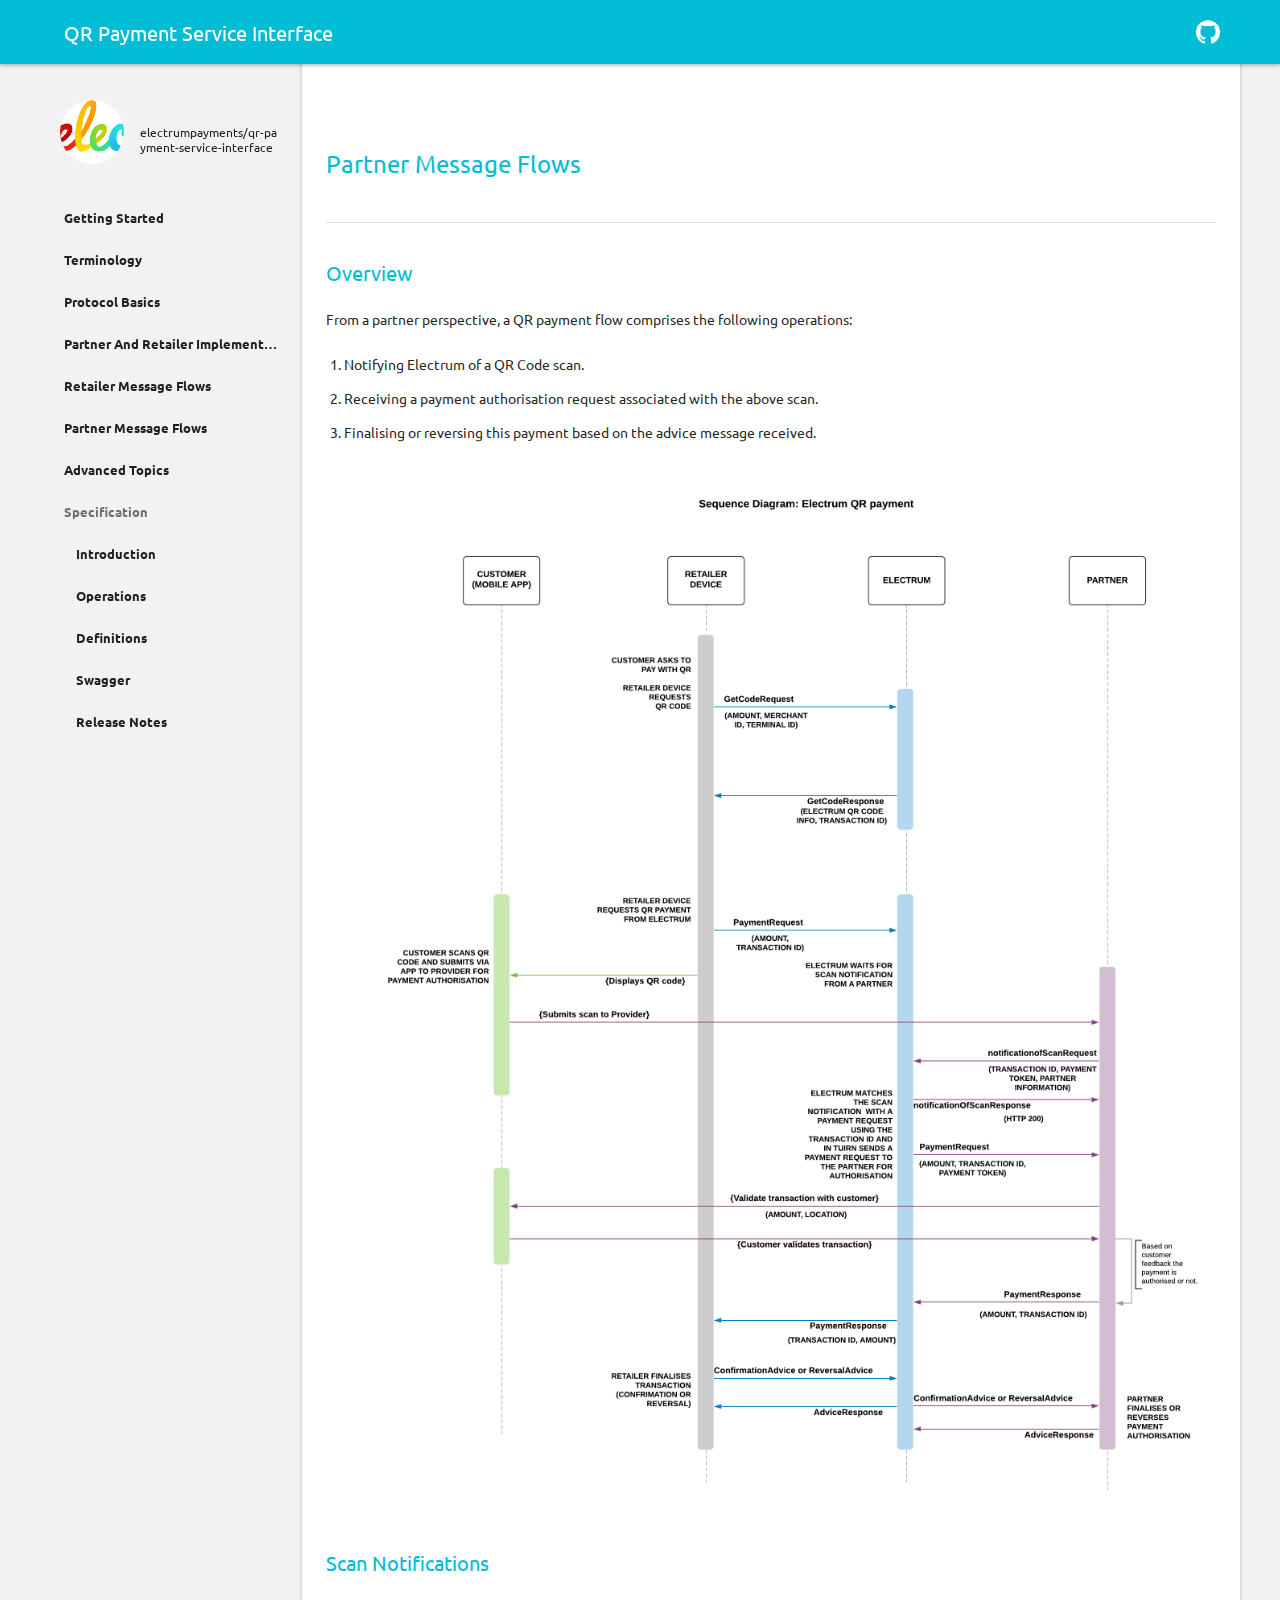
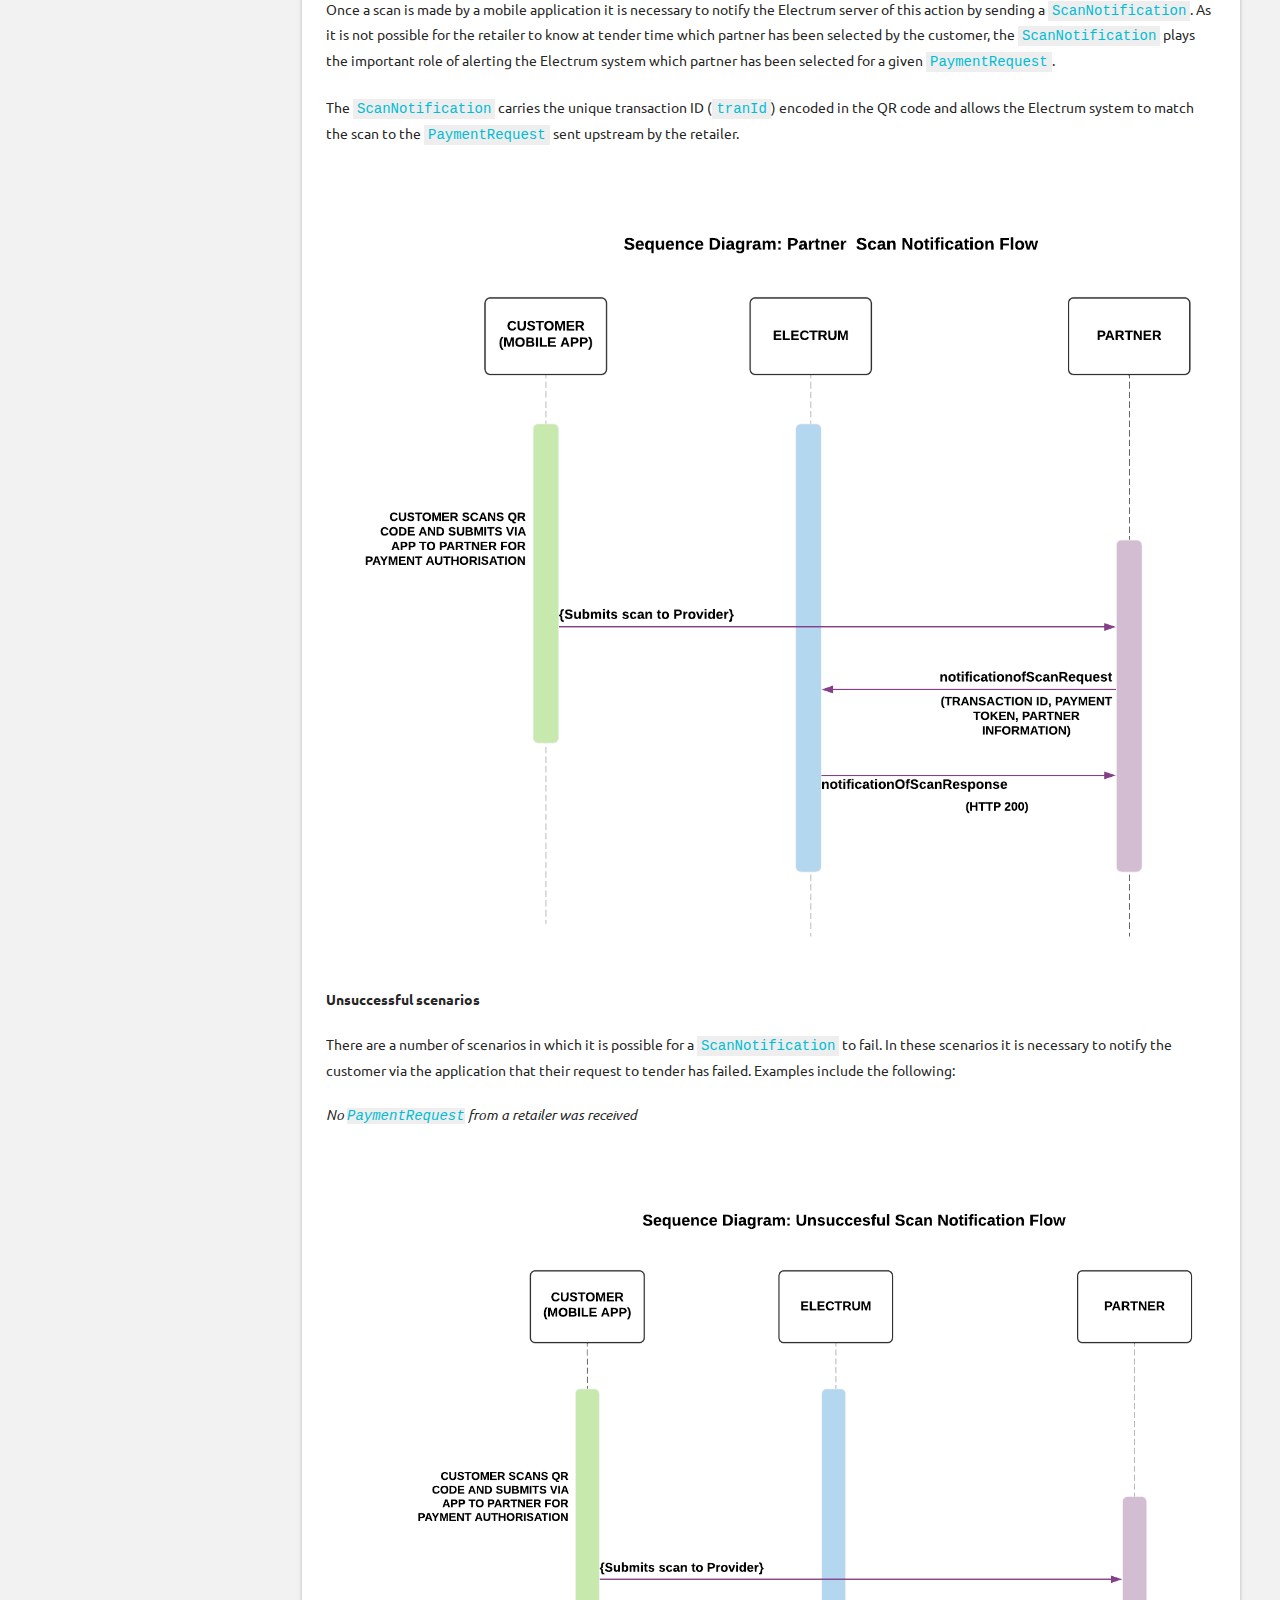
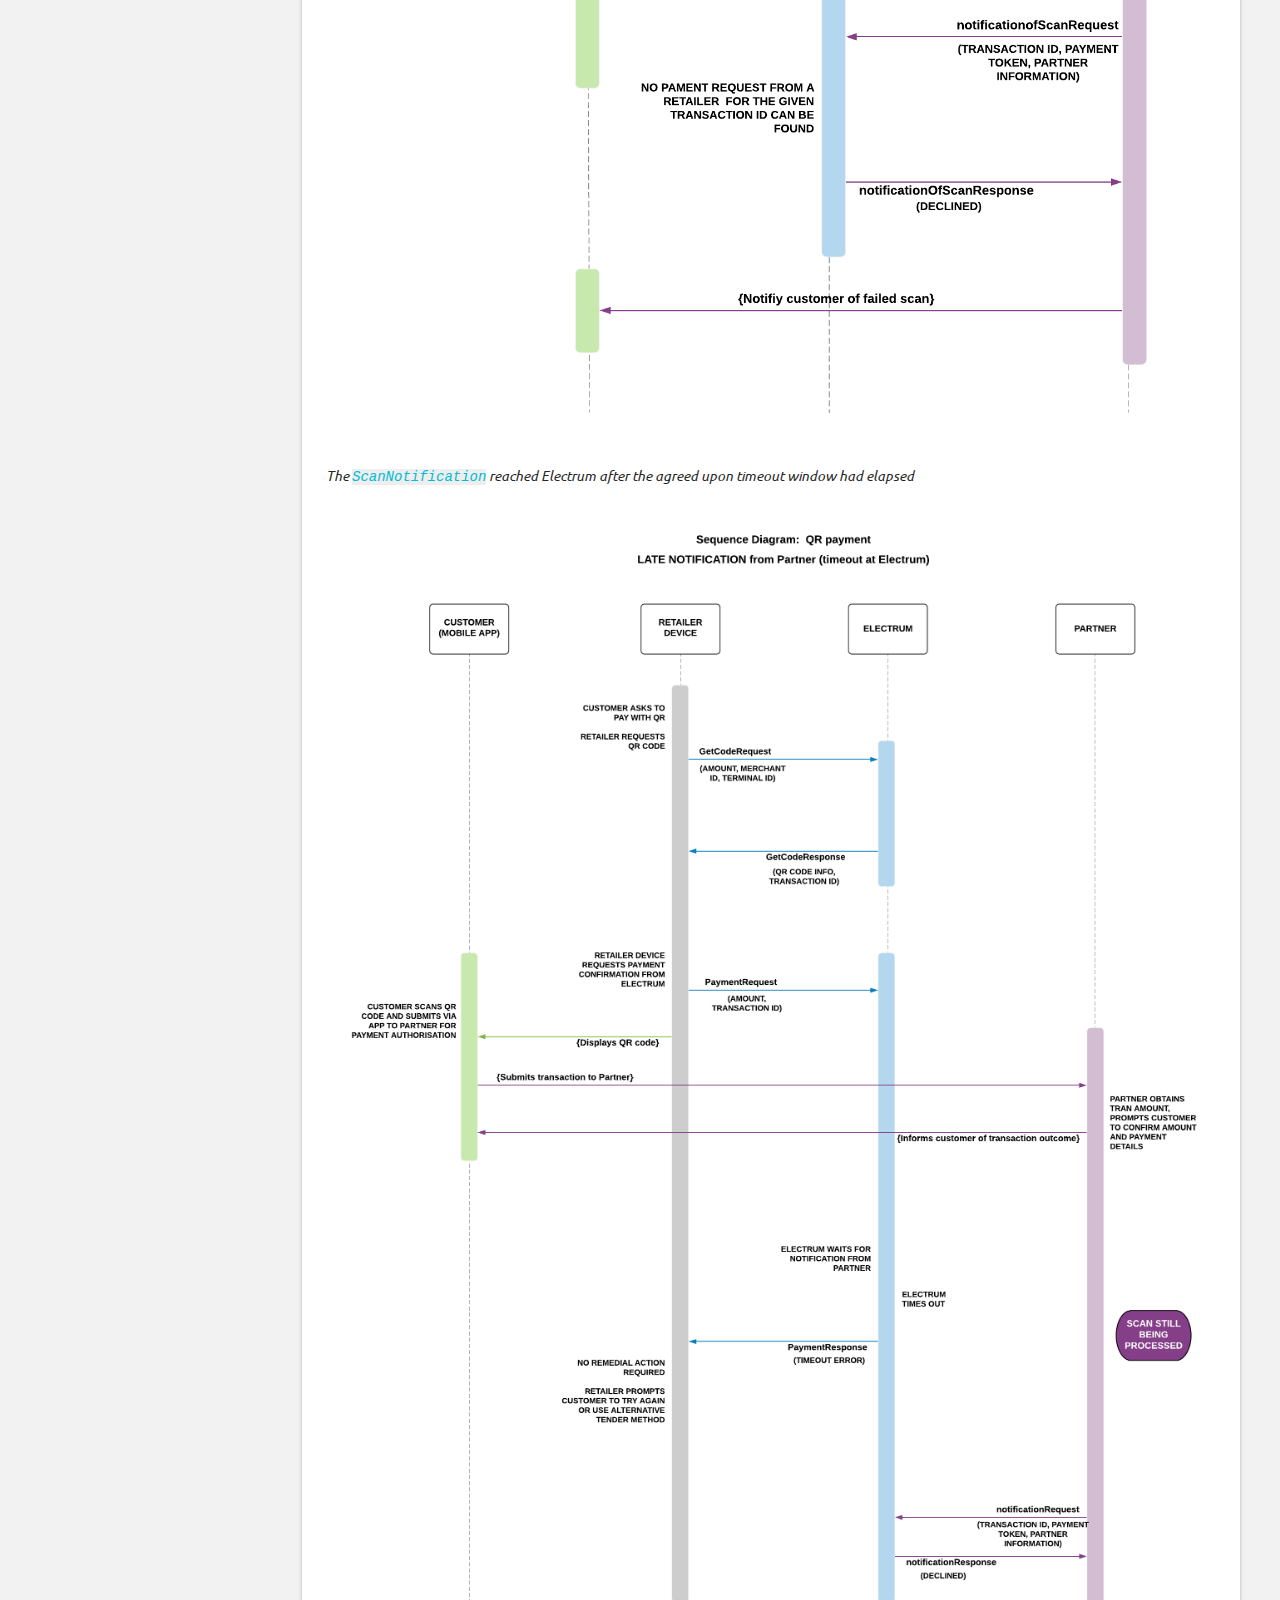
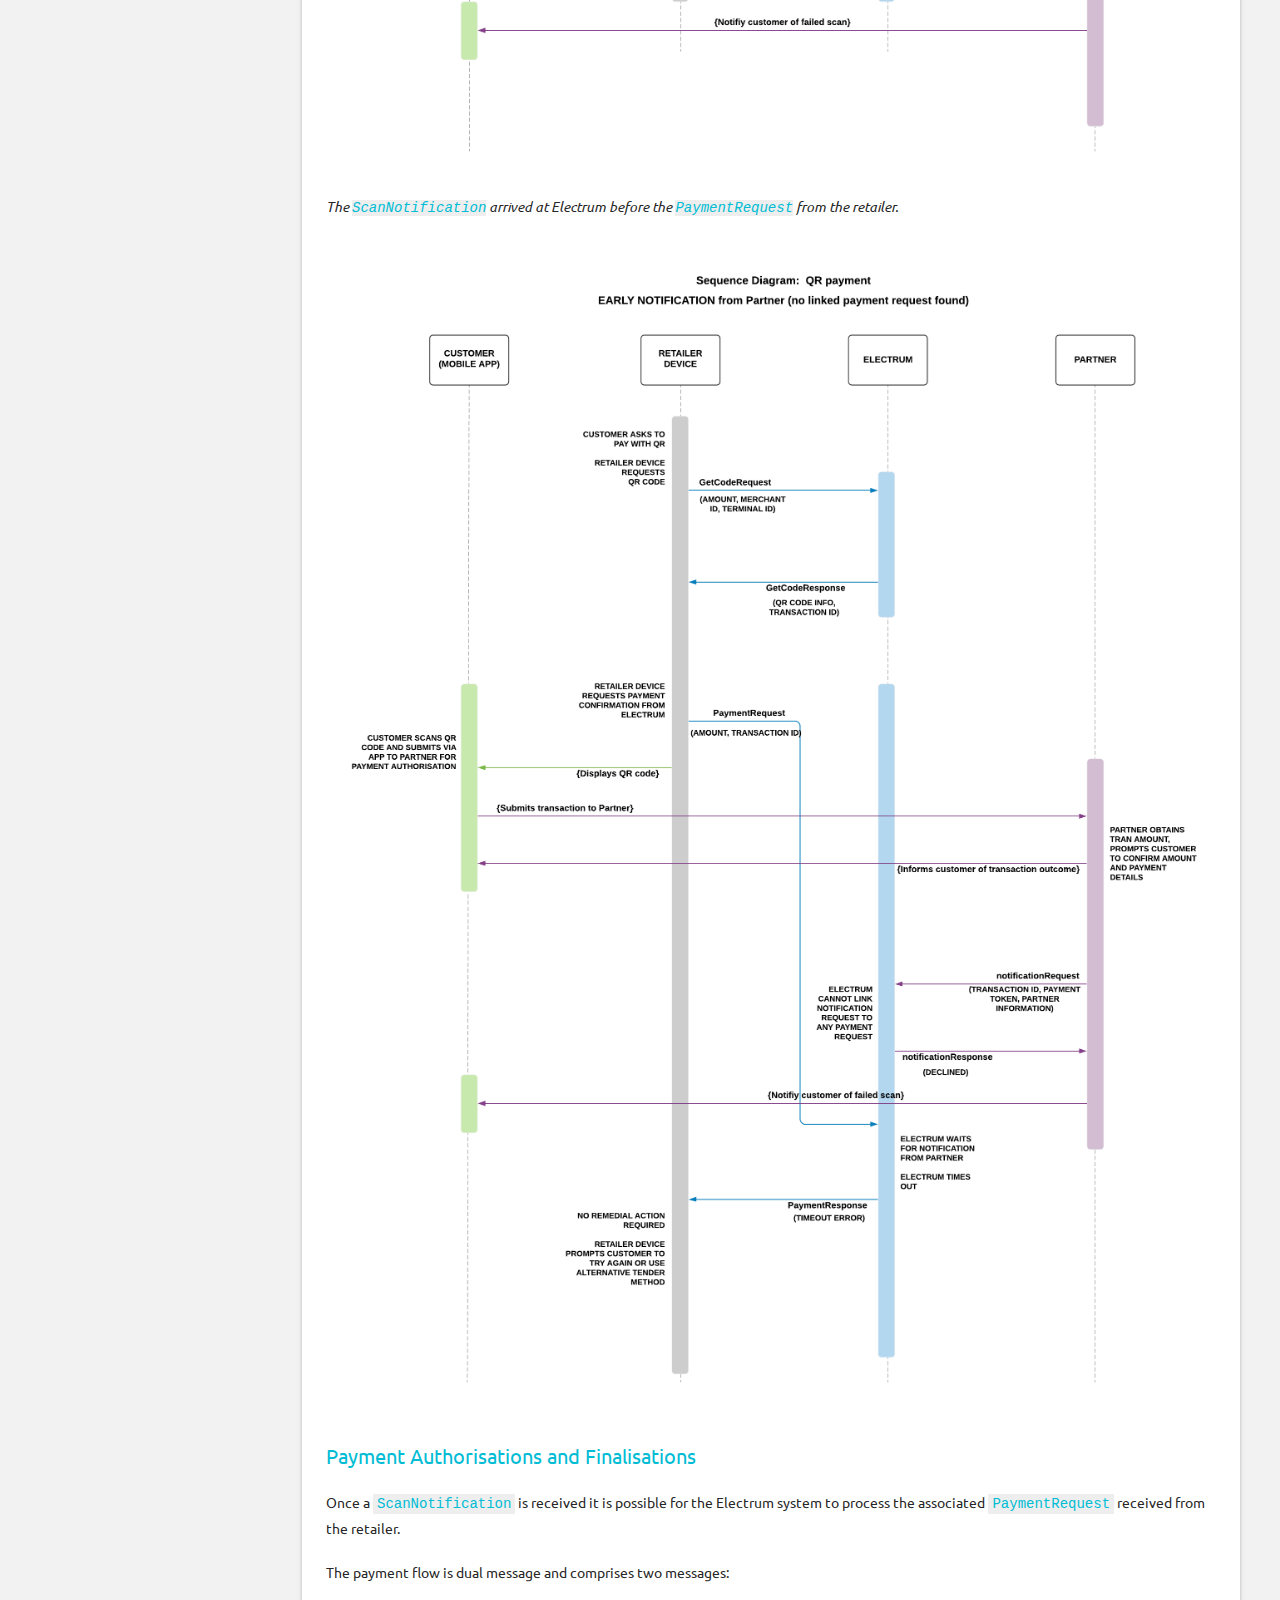
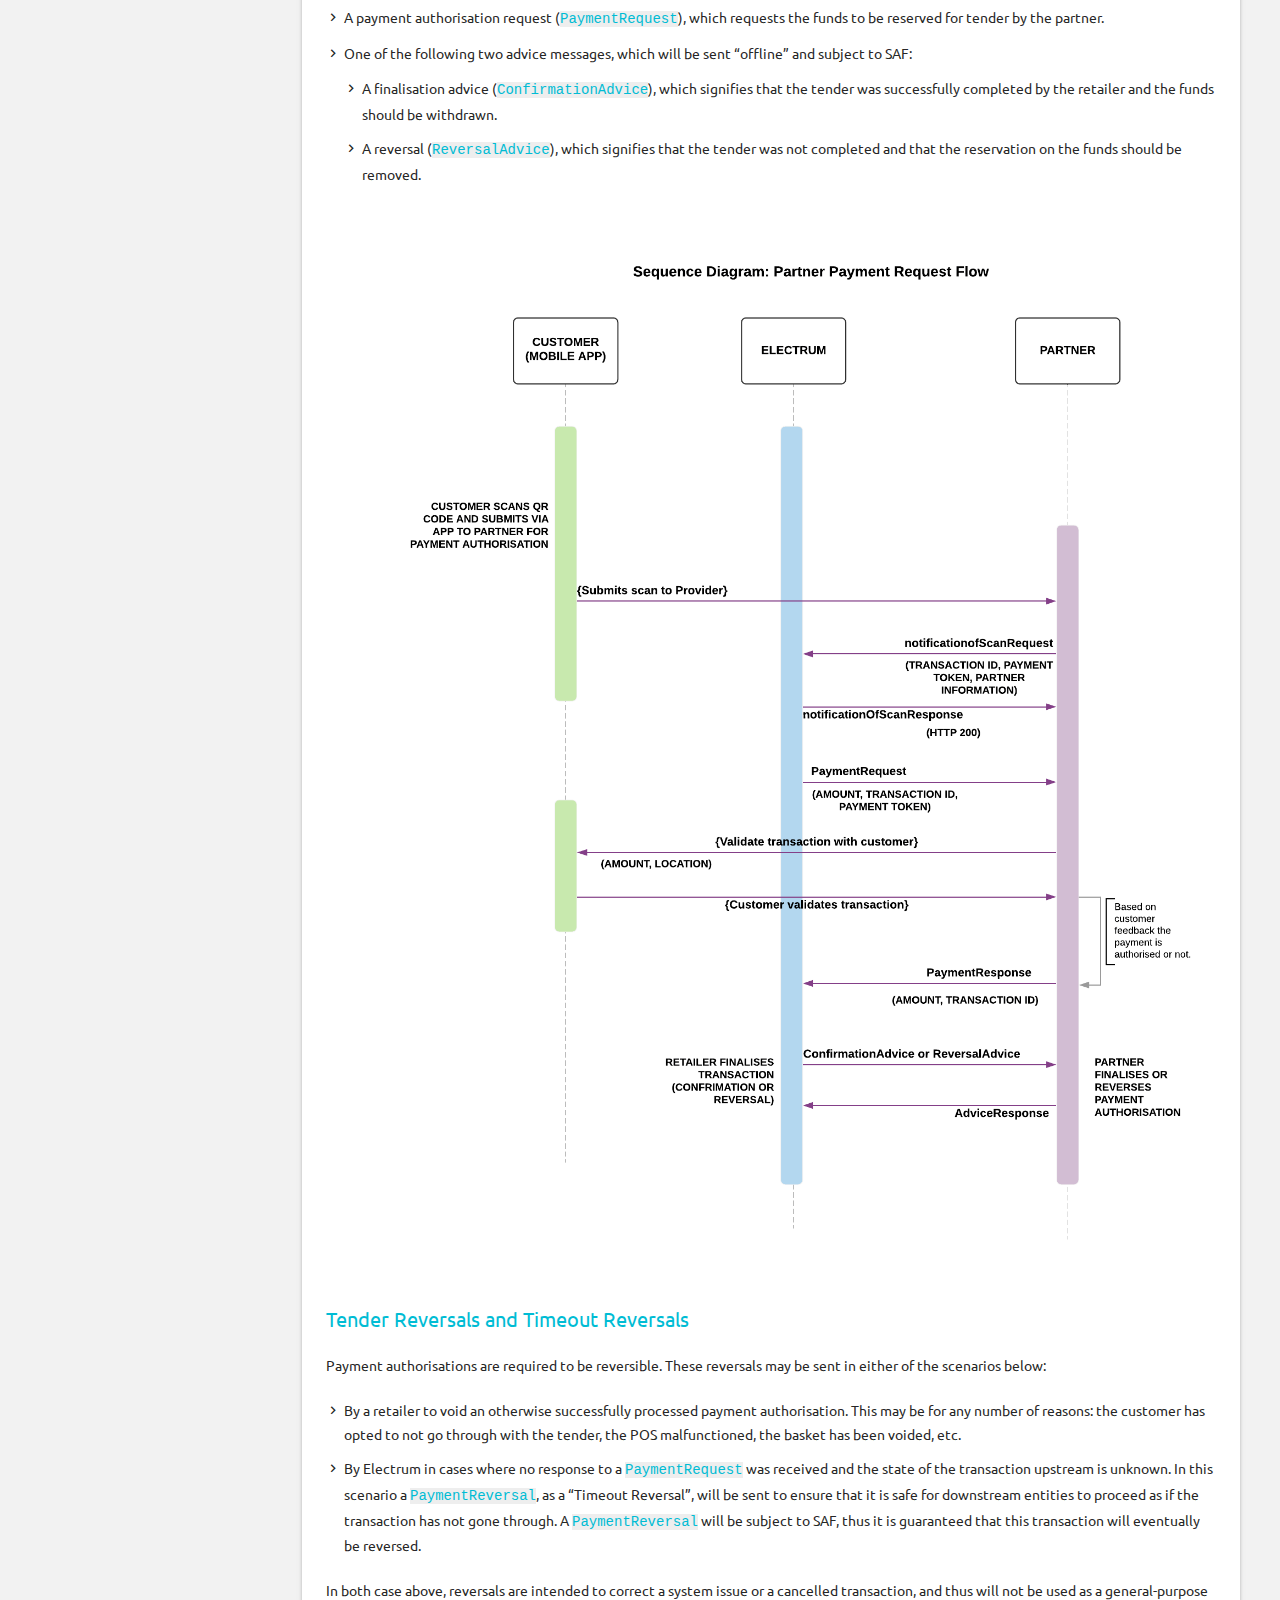
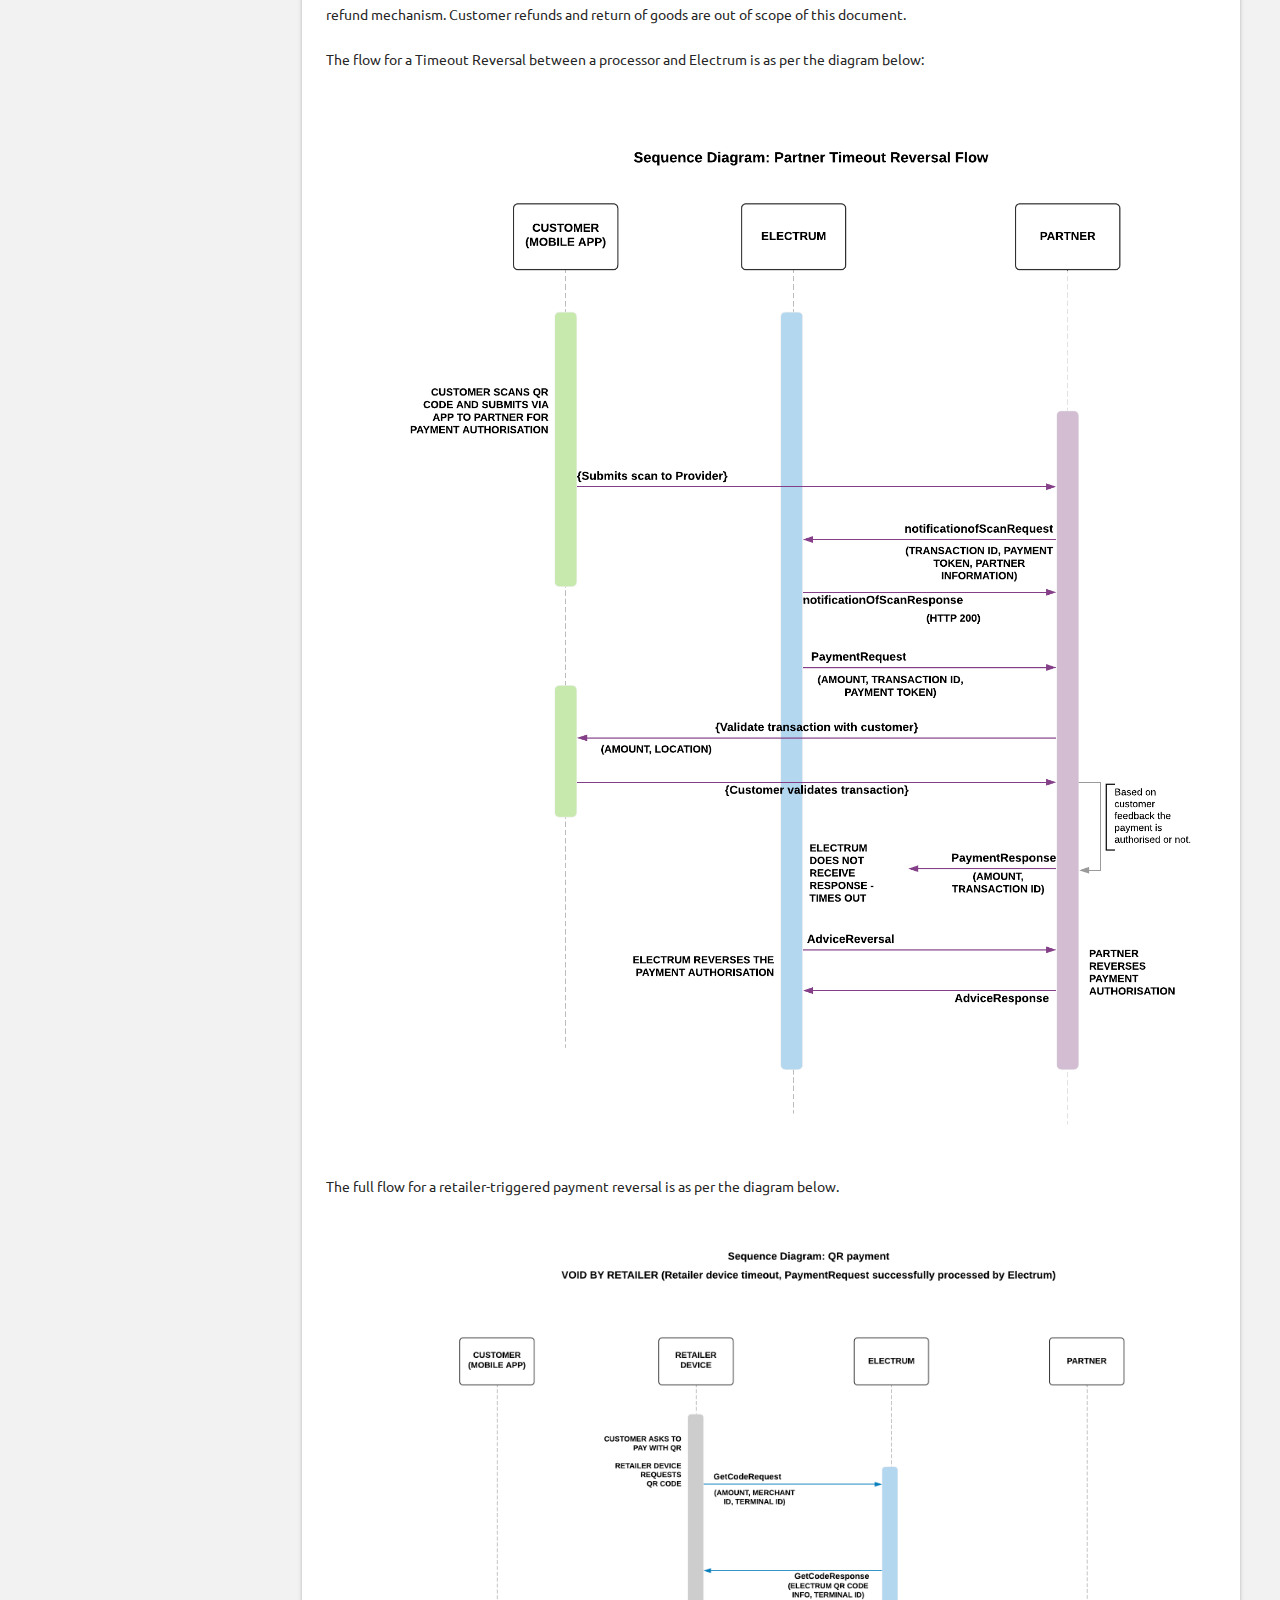
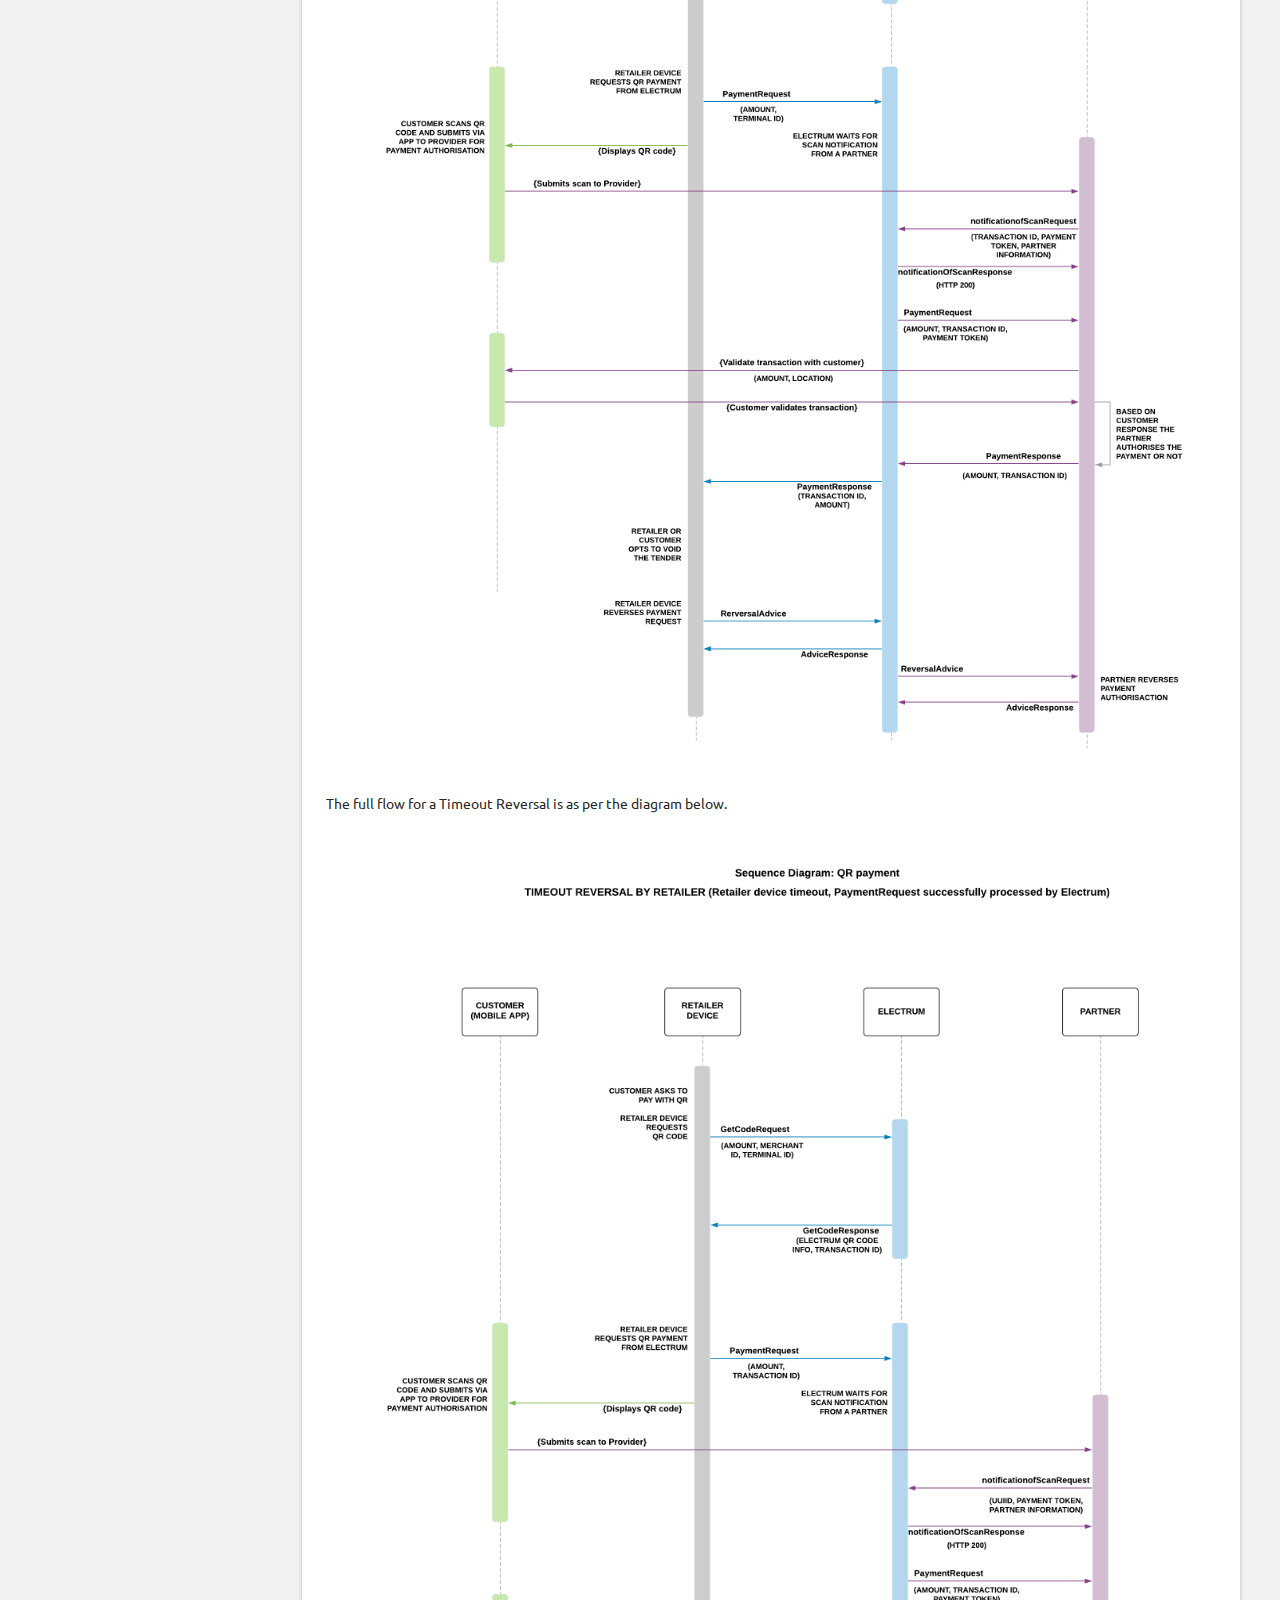
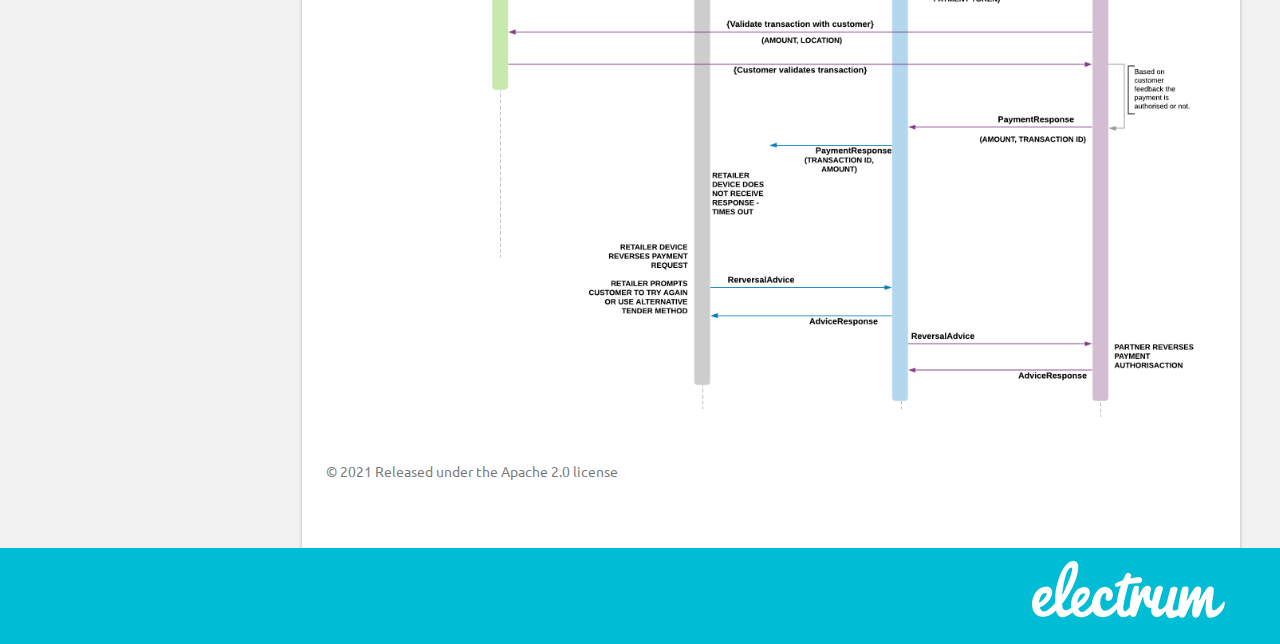
<file: partner-message-flows/index.html>
<!DOCTYPE html>
  
  
  
  
   <html class="no-js"> 

  <head lang="en-us">
    <meta charset="utf-8">
    <meta name="viewport" content="width=device-width,user-scalable=no,initial-scale=1,maximum-scale=1">
    <title>Partner Message Flows - QR Payment Service Interface</title>
    <meta name="generator" content="Hugo 0.29" />

    
    <link rel="canonical" href="https://electrumpayments.github.io/qr-payment-service-interface-docs/partner-message-flows/">
    

    <meta property="og:url" content="https://electrumpayments.github.io/qr-payment-service-interface-docs/partner-message-flows/">
    <meta property="og:title" content="QR Payment Service Interface">
    <meta property="og:image" content="https://electrumpayments.github.io/qr-payment-service-interface-docs/images/logo-square.png">
    <meta name="apple-mobile-web-app-title" content="QR Payment Service Interface">
    <meta name="apple-mobile-web-app-capable" content="yes">
    <meta name="apple-mobile-web-app-status-bar-style" content="black-translucent">

    <link rel="shortcut icon" type="image/x-icon" href="https://electrumpayments.github.io/qr-payment-service-interface-docs/images/favicon.ico">
    <link rel="icon" type="image/x-icon" href="https://electrumpayments.github.io/qr-payment-service-interface-docs/images/favicon.ico">

    <style>
      @font-face {
        font-family: 'Icon';
        src: url('https://electrumpayments.github.io/qr-payment-service-interface-docs/fonts/icon.eot?52m981');
        src: url('https://electrumpayments.github.io/qr-payment-service-interface-docs/fonts/icon.eot?#iefix52m981')
               format('embedded-opentype'),
             url('https://electrumpayments.github.io/qr-payment-service-interface-docs/fonts/icon.woff?52m981')
               format('woff'),
             url('https://electrumpayments.github.io/qr-payment-service-interface-docs/fonts/icon.ttf?52m981')
               format('truetype'),
             url('https://electrumpayments.github.io/qr-payment-service-interface-docs/fonts/icon.svg?52m981#icon')
               format('svg');
        font-weight: normal;
        font-style: normal;
      }
    </style>

    <link rel="stylesheet" href="https://electrumpayments.github.io/qr-payment-service-interface-docs/stylesheets/highlight/highlight.css">
    <link rel="stylesheet" href="https://electrumpayments.github.io/qr-payment-service-interface-docs/stylesheets/application.css">
    <link rel="stylesheet" href="https://electrumpayments.github.io/qr-payment-service-interface-docs/stylesheets/palettes.css">

    
    
    
    <link rel="stylesheet" href="//fonts.googleapis.com/css?family=Ubuntu:400,700|Ubuntu%2bMono">
    <style>
      body, input {
        font-family: 'Ubuntu', Helvetica, Arial, sans-serif;
      }
      pre, code {
        font-family: 'Ubuntu Mono', 'Courier New', 'Courier', monospace;
      }
    </style>

    
    <script src="https://electrumpayments.github.io/qr-payment-service-interface-docs/javascripts/modernizr.js"></script>

    

  </head>
  <body class="palette-primary-cyan palette-accent-orange">



	
	


<div class="backdrop">
	<div class="backdrop-paper"></div>
</div>

<input class="toggle" type="checkbox" id="toggle-drawer">
<input class="toggle" type="checkbox" id="toggle-search">
<label class="toggle-button overlay" for="toggle-drawer"></label>

<header class="header">
	<nav aria-label="Header">
  <div class="bar default">
    <div class="button button-menu" role="button" aria-label="Menu">
      <label class="toggle-button icon icon-menu" for="toggle-drawer">
        <span></span>
      </label>
    </div>
    <div class="stretch">
      <div class="title">
        QR Payment Service Interface
      </div>
    </div>

    

    
    <div class="button button-github" role="button" aria-label="GitHub">
      <a href="https://github.com/electrumpayments" title="@electrumpayments on GitHub" target="_blank" class="toggle-button icon icon-github"></a>
    </div>
    

    
  </div>
  <div class="bar search">
    <div class="button button-close" role="button" aria-label="Close">
      <label class="toggle-button icon icon-back" for="toggle-search"></label>
    </div>
    <div class="stretch">
      <div class="field">
        <input class="query" type="text" placeholder="Search" autocapitalize="off" autocorrect="off" autocomplete="off" spellcheck>
      </div>
    </div>
    <div class="button button-reset" role="button" aria-label="Search">
      <button class="toggle-button icon icon-close" id="reset-search"></button>
    </div>
  </div>
</nav>

</header>

<main class="main">
	<div class="drawer">
		<nav aria-label="Navigation">
  <a href="https://github.com/electrumpayments/qr-payment-service-interface" class="project">
    <div class="banner">
      
        <div class="logo">
          <img src="https://electrumpayments.github.io/qr-payment-service-interface-docs/images/logo-square.png">
        </div>
      
      <div class="name">
        
          <br>
          electrumpayments/qr-payment-service-interface
        
      </div>
    </div>
  </a>

  <div class="scrollable">
    <div class="wrapper">
      <div class="toc">
        
        <ul>
          




<li>
  
    



<a  title="Getting Started" href="https://electrumpayments.github.io/qr-payment-service-interface-docs/getting-started/">
	
	Getting Started
</a>



  
</li>



<li>
  
    



<a  title="Terminology" href="https://electrumpayments.github.io/qr-payment-service-interface-docs/terminology/">
	
	Terminology
</a>



  
</li>



<li>
  
    



<a  title="Protocol Basics" href="https://electrumpayments.github.io/qr-payment-service-interface-docs/protocol-basics/">
	
	Protocol Basics
</a>



  
</li>



<li>
  
    



<a  title="Partner And Retailer Implementations" href="https://electrumpayments.github.io/qr-payment-service-interface-docs/partner-vs-retailer-implementations/">
	
	Partner And Retailer Implementations
</a>



  
</li>



<li>
  
    



<a  title="Retailer Message Flows" href="https://electrumpayments.github.io/qr-payment-service-interface-docs/retailer-message-flows/">
	
	Retailer Message Flows
</a>



  
</li>



<li>
  
    



<a  title="Partner Message Flows" href="https://electrumpayments.github.io/qr-payment-service-interface-docs/partner-message-flows/">
	
	Partner Message Flows
</a>



  
</li>



<li>
  
    



<a  title="Advanced Topics" href="https://electrumpayments.github.io/qr-payment-service-interface-docs/advanced-topics/">
	
	Advanced Topics
</a>



  
</li>



<li>
  
  <span class="section">Specification</span>
    <ul>
      
        
        



<a  title="Introduction" href="https://electrumpayments.github.io/qr-payment-service-interface-docs/specification/introduction/">
	
	Introduction
</a>



      
        
        



<a  title="Operations" href="https://electrumpayments.github.io/qr-payment-service-interface-docs/specification/operations/">
	
	Operations
</a>



      
        
        



<a  title="Definitions" href="https://electrumpayments.github.io/qr-payment-service-interface-docs/specification/definitions/">
	
	Definitions
</a>



      
        
        



<a  title="Swagger" href="https://electrumpayments.github.io/qr-payment-service-interface-docs/specification/swagger/">
	
	Swagger
</a>



      
        
        



<a  title="Release Notes" href="https://electrumpayments.github.io/qr-payment-service-interface-docs/specification/release-notes/">
	
	Release Notes
</a>



      
    </ul>
  
</li>


        </ul>
        
      </div>
    </div>
  </div>
</nav>

	</div>

	<article class="article">
		<div class="wrapper">
			<h1>Partner Message Flows </h1>

			

<h2 id="overview">Overview</h2>

<p>From a partner perspective, a QR payment flow comprises the following operations:</p>

<ol>
<li>Notifying Electrum of a QR Code scan.</li>
<li>Receiving a payment authorisation request associated with the above scan.</li>
<li>Finalising or reversing this payment based on the advice message received.</li>
</ol>

<p><img src="https://electrumpayments.github.io/qr-payment-service-interface-docs/images/full_qr_flow.png" alt="QR Payment Message Flow" title="QR Payment Flow" /></p>

<h2 id="scan-notifications">Scan Notifications</h2>

<p>Once a scan is made by a mobile application it is necessary to notify the Electrum server of this action by sending a <code>ScanNotification</code>.
As it is not possible for the retailer to know at tender time which partner has been selected by the customer, the
<code>ScanNotification</code> plays the important role of alerting the Electrum system which partner has been selected for a given <code>PaymentRequest</code>.</p>

<p>The <code>ScanNotification</code> carries the unique transaction ID (<code>tranId</code>) encoded in the QR code and allows the Electrum system to match the scan
to the <code>PaymentRequest</code> sent upstream by the retailer.</p>

<p><img src="https://electrumpayments.github.io/qr-payment-service-interface-docs/images/p3_partner_scan_notification_flow.png" alt="Request QR Code Flow" title="Scan Notification Flow" /></p>

<h3 id="unsuccessful-scenarios">Unsuccessful scenarios</h3>

<p>There are a number of scenarios in which it is possible for a <code>ScanNotification</code> to fail. In these scenarios it is necessary to notify the customer via the application that their request to tender has failed. Examples include the following:</p>

<h4 id="no-paymentrequest-from-a-retailer-was-received">No <code>PaymentRequest</code> from a retailer was received</h4>

<p><img src="https://electrumpayments.github.io/qr-payment-service-interface-docs/images/p4_partner_declined_scan.png" alt="Payment Flow" title="Payment Authorisation and Finalisation Flow" /></p>

<h4 id="the-scannotification-reached-electrum-after-the-agreed-upon-timeout-window-had-elapsed">The <code>ScanNotification</code> reached Electrum after the agreed upon timeout window had elapsed</h4>

<p><img src="https://electrumpayments.github.io/qr-payment-service-interface-docs/images/s2_late_scan_notification.png" alt="Payment Flow" title="Payment Authorisation and Finalisation Flow" /></p>

<h4 id="the-scannotification-arrived-at-electrum-before-the-paymentrequest-from-the-retailer">The <code>ScanNotification</code> arrived at Electrum before the <code>PaymentRequest</code> from the retailer.</h4>

<p><img src="https://electrumpayments.github.io/qr-payment-service-interface-docs/images/s3_scan_notification_arrives_before_payment_request.png" alt="Payment Flow" title="Payment Authorisation and Finalisation Flow" /></p>

<h2 id="payment-authorisations-and-finalisations">Payment Authorisations and Finalisations</h2>

<p>Once a <code>ScanNotification</code> is received it is possible for the Electrum system to process the associated <code>PaymentRequest</code> received from the retailer.</p>

<p>The payment flow is dual message and comprises two messages:</p>

<ul>
<li>A payment authorisation request (<code>PaymentRequest</code>), which requests the funds to be reserved for tender by the partner.</li>
<li>One of the following two advice messages, which will be sent &ldquo;offline&rdquo; and subject to SAF:

<ul>
<li>A finalisation advice (<code>ConfirmationAdvice</code>), which signifies that the tender was successfully completed by the retailer and the funds should be withdrawn.</li>
<li>A reversal (<code>ReversalAdvice</code>), which signifies that the tender was not completed and that the reservation on the funds should be removed.</li>
</ul></li>
</ul>

<p><img src="https://electrumpayments.github.io/qr-payment-service-interface-docs/images/p1_partner_payment_flow.png" alt="Payment Flow" title="Payment Authorisation and Finalisation Flow" /></p>

<h2 id="tender-reversals-and-timeout-reversals">Tender Reversals and Timeout Reversals</h2>

<p>Payment authorisations are required to be reversible.
These reversals may be sent in either of the scenarios below:</p>

<ul>
<li>By a retailer to void an otherwise successfully processed payment authorisation. This may be for any number of reasons: the customer has
opted to not go through with the tender, the POS malfunctioned, the basket has been voided, etc.</li>
<li>By Electrum in cases where no response to a <code>PaymentRequest</code> was received and the state of the transaction upstream is unknown. In this scenario
a <code>PaymentReversal</code>, as a &ldquo;Timeout Reversal&rdquo;, will be sent to ensure that it is safe for downstream entities to proceed as if the transaction has not gone through.
A <code>PaymentReversal</code> will be subject to SAF, thus it is guaranteed that this transaction will eventually be reversed.</li>
</ul>

<p>In both case above, reversals are intended to correct a system issue or a cancelled transaction, and thus will not be used as a general-purpose refund mechanism. Customer refunds and return of goods are out of scope of this document.</p>

<p>The flow for a Timeout Reversal between a processor and Electrum is as per the diagram below:</p>

<p><img src="https://electrumpayments.github.io/qr-payment-service-interface-docs/images/p2_partner_timeout_reversal_flow.png" alt="Timeout Reversal Flow" title="Timeout Reversal Flow Between Electrum and Partner" /></p>

<p>The full flow for a retailer-triggered payment reversal is as per the diagram below.</p>

<p><img src="https://electrumpayments.github.io/qr-payment-service-interface-docs/images/s6_payment_void.png" alt="Payment Reversal Flow" title="Payment Authorisation and Reversal Flow" /></p>

<p>The full flow for a Timeout Reversal is as per the diagram below.</p>

<p><img src="https://electrumpayments.github.io/qr-payment-service-interface-docs/images/s5_timeout_reversal.png" alt="Timeout Reversal Flow" title="Timeout Reversal Flow" /></p>


			<aside class="copyright" role="note">
				
				&copy; 2021 Released under the Apache 2.0 license
				
			</aside>

			<footer class="footer">
				<nav class="pagination" aria-label="Footer">
  <div >
    <img src="https://electrumpayments.github.io/qr-payment-service-interface-docs/images/logo-small-white.png" align="right"/>
  </div>
</nav>

			</footer>
		</div>
	</article>

	<div class="results" role="status" aria-live="polite">
		<div class="scrollable">
			<div class="wrapper">
				<div class="meta"></div>
				<div class="list"></div>
			</div>
		</div>
	</div>
</main>

    <script>
    
      var base_url = 'https:\/\/electrumpayments.github.io\/qr-payment-service-interface-docs\/';
      var repo_id  = 'electrumpayments\/qr-payment-service-interface';
    
    </script>

    <script src="https://electrumpayments.github.io/qr-payment-service-interface-docs/javascripts/application.js"></script>
    

    <script>
      /* Add headers to scrollspy */
      var headers   = document.getElementsByTagName("h2");
      var scrollspy = document.getElementById('scrollspy');

      if(headers.length > 0) {
        for(var i = 0; i < headers.length; i++) {
          var li = document.createElement("li");
          li.setAttribute("class", "anchor");

          var a  = document.createElement("a");
          a.setAttribute("href", "#" + headers[i].id);
          a.setAttribute("title", headers[i].innerHTML);
          a.innerHTML = headers[i].innerHTML;
          
          li.appendChild(a)
          scrollspy.appendChild(li);
        }
      } else {
        scrollspy.parentElement.removeChild(scrollspy)
      }
      

      /* Add permanent link next to the headers */
      var headers = document.querySelectorAll("h1, h2, h3, h4, h5, h6");

      for(var i = 0; i < headers.length; i++) {
          var a = document.createElement("a");
          a.setAttribute("class", "headerlink");
          a.setAttribute("href", "#" + headers[i].id);
          a.setAttribute("title", "Permanent link")
          a.innerHTML = "#";
          headers[i].appendChild(a);
      }
    </script>

    

    <script src="//gohugo.io/js/highlight.pack.js"></script>
    <script>hljs.initHighlightingOnLoad();</script>
  </body>
</html>
</file>
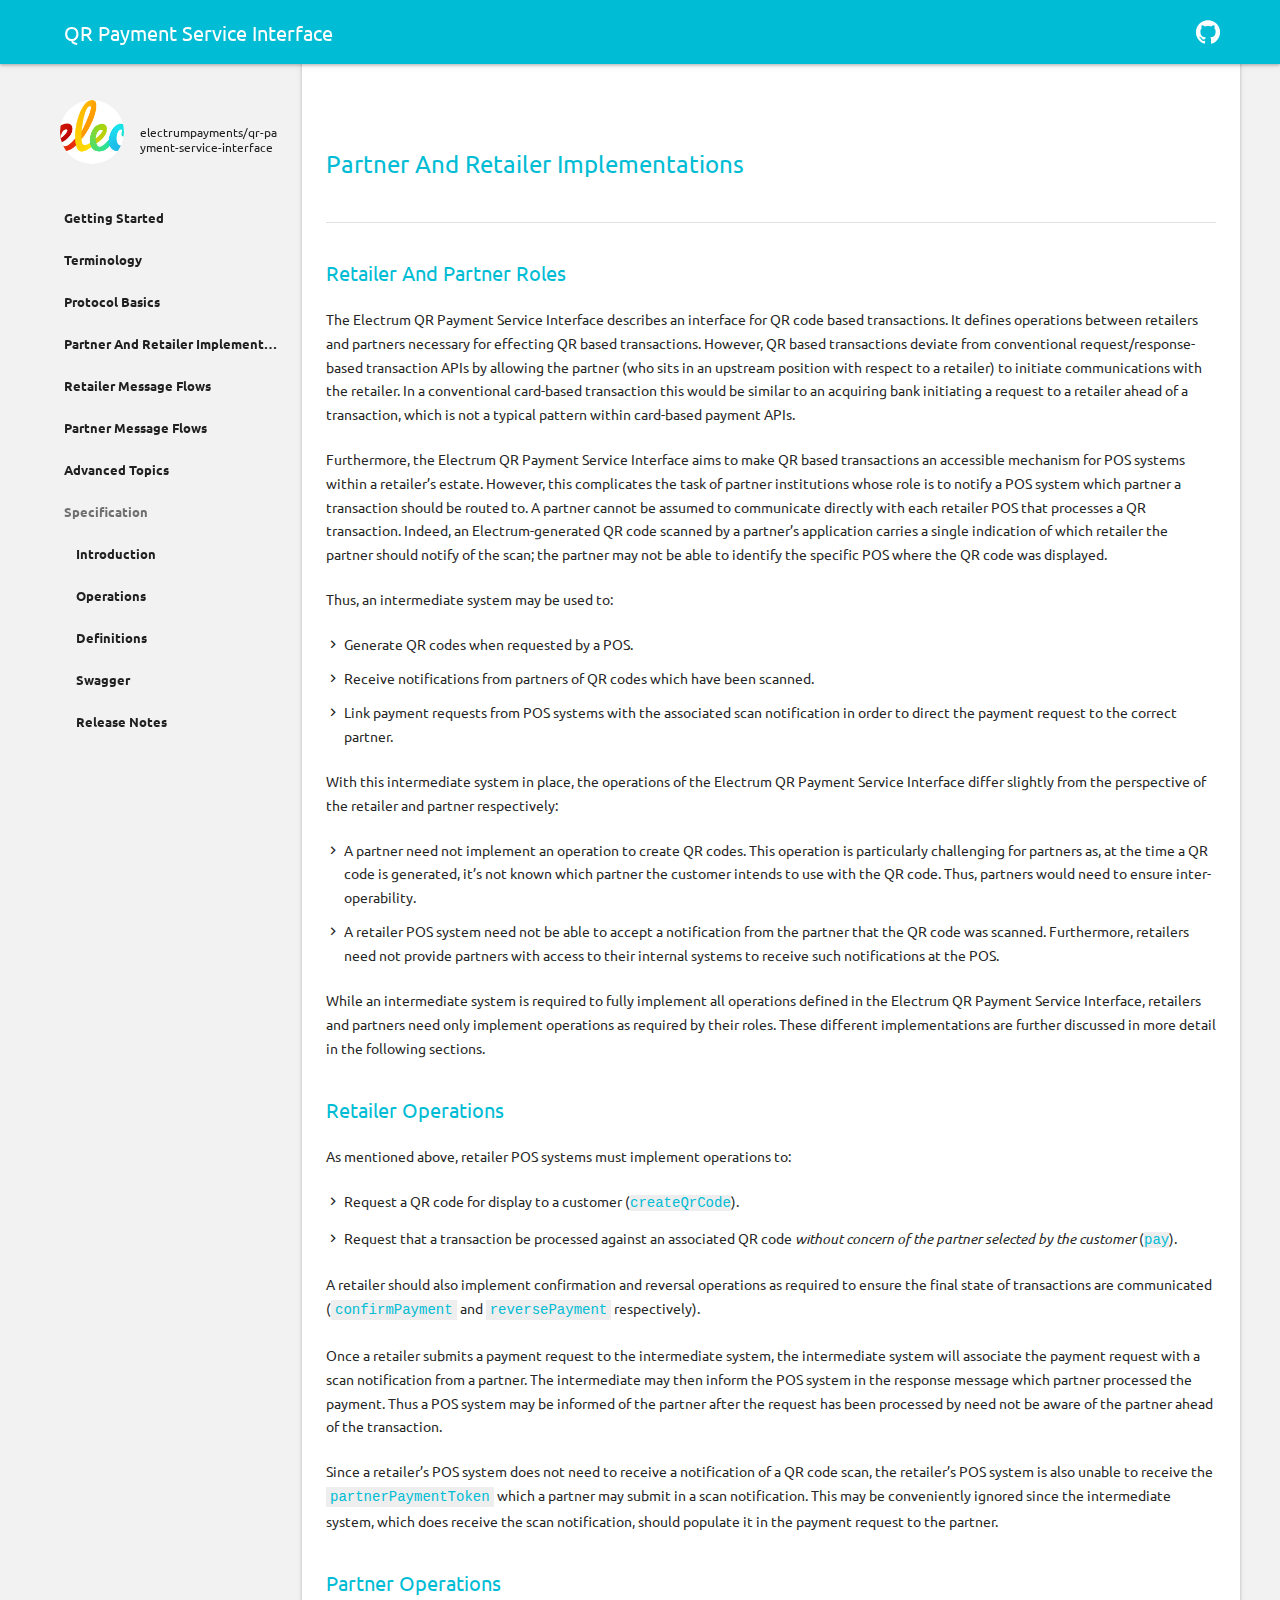
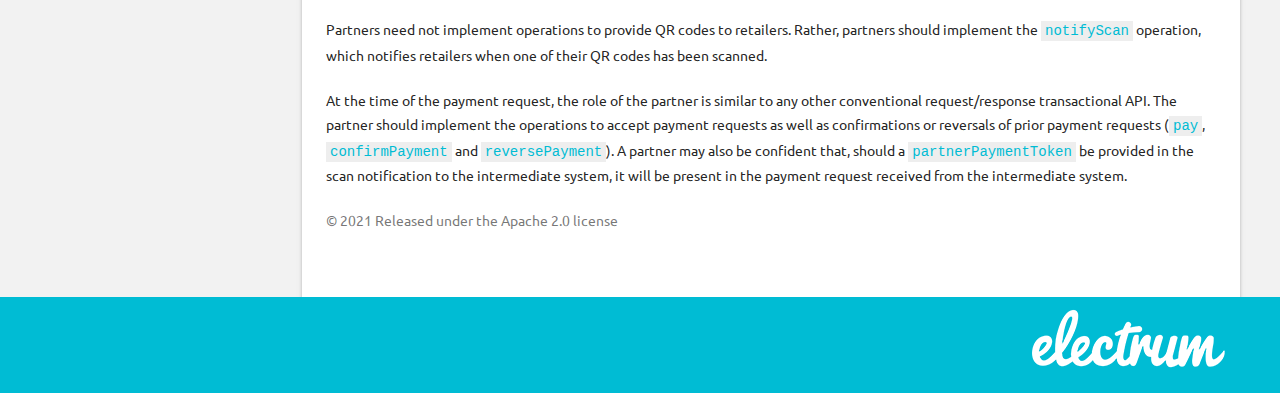
<file: partner-vs-retailer-implementations/index.html>
<!DOCTYPE html>
  
  
  
  
   <html class="no-js"> 

  <head lang="en-us">
    <meta charset="utf-8">
    <meta name="viewport" content="width=device-width,user-scalable=no,initial-scale=1,maximum-scale=1">
    <title>Partner And Retailer Implementations - QR Payment Service Interface</title>
    <meta name="generator" content="Hugo 0.29" />

    
    <link rel="canonical" href="https://electrumpayments.github.io/qr-payment-service-interface-docs/partner-vs-retailer-implementations/">
    

    <meta property="og:url" content="https://electrumpayments.github.io/qr-payment-service-interface-docs/partner-vs-retailer-implementations/">
    <meta property="og:title" content="QR Payment Service Interface">
    <meta property="og:image" content="https://electrumpayments.github.io/qr-payment-service-interface-docs/images/logo-square.png">
    <meta name="apple-mobile-web-app-title" content="QR Payment Service Interface">
    <meta name="apple-mobile-web-app-capable" content="yes">
    <meta name="apple-mobile-web-app-status-bar-style" content="black-translucent">

    <link rel="shortcut icon" type="image/x-icon" href="https://electrumpayments.github.io/qr-payment-service-interface-docs/images/favicon.ico">
    <link rel="icon" type="image/x-icon" href="https://electrumpayments.github.io/qr-payment-service-interface-docs/images/favicon.ico">

    <style>
      @font-face {
        font-family: 'Icon';
        src: url('https://electrumpayments.github.io/qr-payment-service-interface-docs/fonts/icon.eot?52m981');
        src: url('https://electrumpayments.github.io/qr-payment-service-interface-docs/fonts/icon.eot?#iefix52m981')
               format('embedded-opentype'),
             url('https://electrumpayments.github.io/qr-payment-service-interface-docs/fonts/icon.woff?52m981')
               format('woff'),
             url('https://electrumpayments.github.io/qr-payment-service-interface-docs/fonts/icon.ttf?52m981')
               format('truetype'),
             url('https://electrumpayments.github.io/qr-payment-service-interface-docs/fonts/icon.svg?52m981#icon')
               format('svg');
        font-weight: normal;
        font-style: normal;
      }
    </style>

    <link rel="stylesheet" href="https://electrumpayments.github.io/qr-payment-service-interface-docs/stylesheets/highlight/highlight.css">
    <link rel="stylesheet" href="https://electrumpayments.github.io/qr-payment-service-interface-docs/stylesheets/application.css">
    <link rel="stylesheet" href="https://electrumpayments.github.io/qr-payment-service-interface-docs/stylesheets/palettes.css">

    
    
    
    <link rel="stylesheet" href="//fonts.googleapis.com/css?family=Ubuntu:400,700|Ubuntu%2bMono">
    <style>
      body, input {
        font-family: 'Ubuntu', Helvetica, Arial, sans-serif;
      }
      pre, code {
        font-family: 'Ubuntu Mono', 'Courier New', 'Courier', monospace;
      }
    </style>

    
    <script src="https://electrumpayments.github.io/qr-payment-service-interface-docs/javascripts/modernizr.js"></script>

    

  </head>
  <body class="palette-primary-cyan palette-accent-orange">



	
	


<div class="backdrop">
	<div class="backdrop-paper"></div>
</div>

<input class="toggle" type="checkbox" id="toggle-drawer">
<input class="toggle" type="checkbox" id="toggle-search">
<label class="toggle-button overlay" for="toggle-drawer"></label>

<header class="header">
	<nav aria-label="Header">
  <div class="bar default">
    <div class="button button-menu" role="button" aria-label="Menu">
      <label class="toggle-button icon icon-menu" for="toggle-drawer">
        <span></span>
      </label>
    </div>
    <div class="stretch">
      <div class="title">
        QR Payment Service Interface
      </div>
    </div>

    

    
    <div class="button button-github" role="button" aria-label="GitHub">
      <a href="https://github.com/electrumpayments" title="@electrumpayments on GitHub" target="_blank" class="toggle-button icon icon-github"></a>
    </div>
    

    
  </div>
  <div class="bar search">
    <div class="button button-close" role="button" aria-label="Close">
      <label class="toggle-button icon icon-back" for="toggle-search"></label>
    </div>
    <div class="stretch">
      <div class="field">
        <input class="query" type="text" placeholder="Search" autocapitalize="off" autocorrect="off" autocomplete="off" spellcheck>
      </div>
    </div>
    <div class="button button-reset" role="button" aria-label="Search">
      <button class="toggle-button icon icon-close" id="reset-search"></button>
    </div>
  </div>
</nav>

</header>

<main class="main">
	<div class="drawer">
		<nav aria-label="Navigation">
  <a href="https://github.com/electrumpayments/qr-payment-service-interface" class="project">
    <div class="banner">
      
        <div class="logo">
          <img src="https://electrumpayments.github.io/qr-payment-service-interface-docs/images/logo-square.png">
        </div>
      
      <div class="name">
        
          <br>
          electrumpayments/qr-payment-service-interface
        
      </div>
    </div>
  </a>

  <div class="scrollable">
    <div class="wrapper">
      <div class="toc">
        
        <ul>
          




<li>
  
    



<a  title="Getting Started" href="https://electrumpayments.github.io/qr-payment-service-interface-docs/getting-started/">
	
	Getting Started
</a>



  
</li>



<li>
  
    



<a  title="Terminology" href="https://electrumpayments.github.io/qr-payment-service-interface-docs/terminology/">
	
	Terminology
</a>



  
</li>



<li>
  
    



<a  title="Protocol Basics" href="https://electrumpayments.github.io/qr-payment-service-interface-docs/protocol-basics/">
	
	Protocol Basics
</a>



  
</li>



<li>
  
    



<a  title="Partner And Retailer Implementations" href="https://electrumpayments.github.io/qr-payment-service-interface-docs/partner-vs-retailer-implementations/">
	
	Partner And Retailer Implementations
</a>



  
</li>



<li>
  
    



<a  title="Retailer Message Flows" href="https://electrumpayments.github.io/qr-payment-service-interface-docs/retailer-message-flows/">
	
	Retailer Message Flows
</a>



  
</li>



<li>
  
    



<a  title="Partner Message Flows" href="https://electrumpayments.github.io/qr-payment-service-interface-docs/partner-message-flows/">
	
	Partner Message Flows
</a>



  
</li>



<li>
  
    



<a  title="Advanced Topics" href="https://electrumpayments.github.io/qr-payment-service-interface-docs/advanced-topics/">
	
	Advanced Topics
</a>



  
</li>



<li>
  
  <span class="section">Specification</span>
    <ul>
      
        
        



<a  title="Introduction" href="https://electrumpayments.github.io/qr-payment-service-interface-docs/specification/introduction/">
	
	Introduction
</a>



      
        
        



<a  title="Operations" href="https://electrumpayments.github.io/qr-payment-service-interface-docs/specification/operations/">
	
	Operations
</a>



      
        
        



<a  title="Definitions" href="https://electrumpayments.github.io/qr-payment-service-interface-docs/specification/definitions/">
	
	Definitions
</a>



      
        
        



<a  title="Swagger" href="https://electrumpayments.github.io/qr-payment-service-interface-docs/specification/swagger/">
	
	Swagger
</a>



      
        
        



<a  title="Release Notes" href="https://electrumpayments.github.io/qr-payment-service-interface-docs/specification/release-notes/">
	
	Release Notes
</a>



      
    </ul>
  
</li>


        </ul>
        
      </div>
    </div>
  </div>
</nav>

	</div>

	<article class="article">
		<div class="wrapper">
			<h1>Partner And Retailer Implementations </h1>

			

<h2 id="retailer-and-partner-roles">Retailer And Partner Roles</h2>

<p>The Electrum QR Payment Service Interface describes an interface for QR code based transactions. It defines operations between retailers and partners necessary for effecting QR based transactions. However, QR based transactions deviate from conventional request/response-based transaction APIs by allowing the partner (who sits in an upstream position with respect to a retailer) to initiate communications with the retailer. In a conventional card-based transaction this would be similar to an acquiring bank initiating a request to a retailer ahead of a transaction, which is not a typical pattern within card-based payment APIs.</p>

<p>Furthermore, the Electrum QR Payment Service Interface aims to make QR based transactions an accessible mechanism for POS systems within a retailer&rsquo;s estate. However, this complicates the task of partner institutions whose role is to notify a POS system which partner a transaction should be routed to. A partner cannot be assumed to communicate directly with each retailer POS that processes a QR transaction. Indeed, an Electrum-generated QR code scanned by a partner&rsquo;s application carries a single indication of which retailer the partner should notify of the scan; the partner may not be able to identify the specific POS where the QR code was displayed.</p>

<p>Thus, an intermediate system may be used to:</p>

<ul>
<li>Generate QR codes when requested by a POS.</li>
<li>Receive notifications from partners of QR codes which have been scanned.</li>
<li>Link payment requests from POS systems with the associated scan notification in order to direct the payment request to the correct partner.</li>
</ul>

<p>With this intermediate system in place, the operations of the Electrum QR Payment Service Interface differ slightly from the perspective of the retailer and partner respectively:</p>

<ul>
<li>A partner need not implement an operation to create QR codes. This operation is particularly challenging for partners as, at the time a QR code is generated, it&rsquo;s not known which partner the customer intends to use with the QR code. Thus, partners would need to ensure inter-operability.</li>
<li>A retailer POS system need not be able to accept a notification from the partner that the QR code was scanned. Furthermore, retailers need not provide partners with access to their internal systems to receive such notifications at the POS.</li>
</ul>

<p>While an intermediate system is required to fully implement all operations defined in the Electrum QR Payment Service Interface, retailers and partners need only implement operations as required by their roles. These different implementations are further discussed in more detail in the following sections.</p>

<h2 id="retailer-operations">Retailer Operations</h2>

<p>As mentioned above, retailer POS systems must implement operations to:</p>

<ul>
<li>Request a QR code for display to a customer (<code>createQrCode</code>).</li>
<li>Request that a transaction be processed against an associated QR code <em>without concern of the partner selected by the customer</em> (<code>pay</code>).</li>
</ul>

<p>A retailer should also implement confirmation and reversal operations as required to ensure the final state of transactions are communicated (<code>confirmPayment</code> and <code>reversePayment</code> respectively).</p>

<p>Once a retailer submits a payment request to the intermediate system, the intermediate system will associate the payment request with a scan notification from a partner. The intermediate may then inform the POS system in the response message which partner processed the payment. Thus a POS system may be informed of the partner after the request has been processed by need not be aware of the partner ahead of the transaction.</p>

<p>Since a retailer&rsquo;s POS system does not need to receive a notification of a QR code scan, the retailer&rsquo;s POS system is also unable to receive the <code>partnerPaymentToken</code> which a partner may submit in a scan notification. This may be conveniently ignored since the intermediate system, which does receive the scan notification, should populate it in the payment request to the partner.</p>

<h2 id="partner-operations">Partner Operations</h2>

<p>Partners need not implement operations to provide QR codes to retailers. Rather, partners should implement the <code>notifyScan</code> operation, which notifies retailers when one of their QR codes has been scanned.</p>

<p>At the time of the payment request, the role of the partner is similar to any other conventional request/response transactional API. The partner should implement the operations to accept payment requests as well as confirmations or reversals of prior payment requests (<code>pay</code>, <code>confirmPayment</code> and <code>reversePayment</code>). A partner may also be confident that, should a <code>partnerPaymentToken</code> be provided in the scan notification to the intermediate system, it will be present in the payment request received from the intermediate system.</p>


			<aside class="copyright" role="note">
				
				&copy; 2021 Released under the Apache 2.0 license
				
			</aside>

			<footer class="footer">
				<nav class="pagination" aria-label="Footer">
  <div >
    <img src="https://electrumpayments.github.io/qr-payment-service-interface-docs/images/logo-small-white.png" align="right"/>
  </div>
</nav>

			</footer>
		</div>
	</article>

	<div class="results" role="status" aria-live="polite">
		<div class="scrollable">
			<div class="wrapper">
				<div class="meta"></div>
				<div class="list"></div>
			</div>
		</div>
	</div>
</main>

    <script>
    
      var base_url = 'https:\/\/electrumpayments.github.io\/qr-payment-service-interface-docs\/';
      var repo_id  = 'electrumpayments\/qr-payment-service-interface';
    
    </script>

    <script src="https://electrumpayments.github.io/qr-payment-service-interface-docs/javascripts/application.js"></script>
    

    <script>
      /* Add headers to scrollspy */
      var headers   = document.getElementsByTagName("h2");
      var scrollspy = document.getElementById('scrollspy');

      if(headers.length > 0) {
        for(var i = 0; i < headers.length; i++) {
          var li = document.createElement("li");
          li.setAttribute("class", "anchor");

          var a  = document.createElement("a");
          a.setAttribute("href", "#" + headers[i].id);
          a.setAttribute("title", headers[i].innerHTML);
          a.innerHTML = headers[i].innerHTML;
          
          li.appendChild(a)
          scrollspy.appendChild(li);
        }
      } else {
        scrollspy.parentElement.removeChild(scrollspy)
      }
      

      /* Add permanent link next to the headers */
      var headers = document.querySelectorAll("h1, h2, h3, h4, h5, h6");

      for(var i = 0; i < headers.length; i++) {
          var a = document.createElement("a");
          a.setAttribute("class", "headerlink");
          a.setAttribute("href", "#" + headers[i].id);
          a.setAttribute("title", "Permanent link")
          a.innerHTML = "#";
          headers[i].appendChild(a);
      }
    </script>

    

    <script src="//gohugo.io/js/highlight.pack.js"></script>
    <script>hljs.initHighlightingOnLoad();</script>
  </body>
</html>
</file>
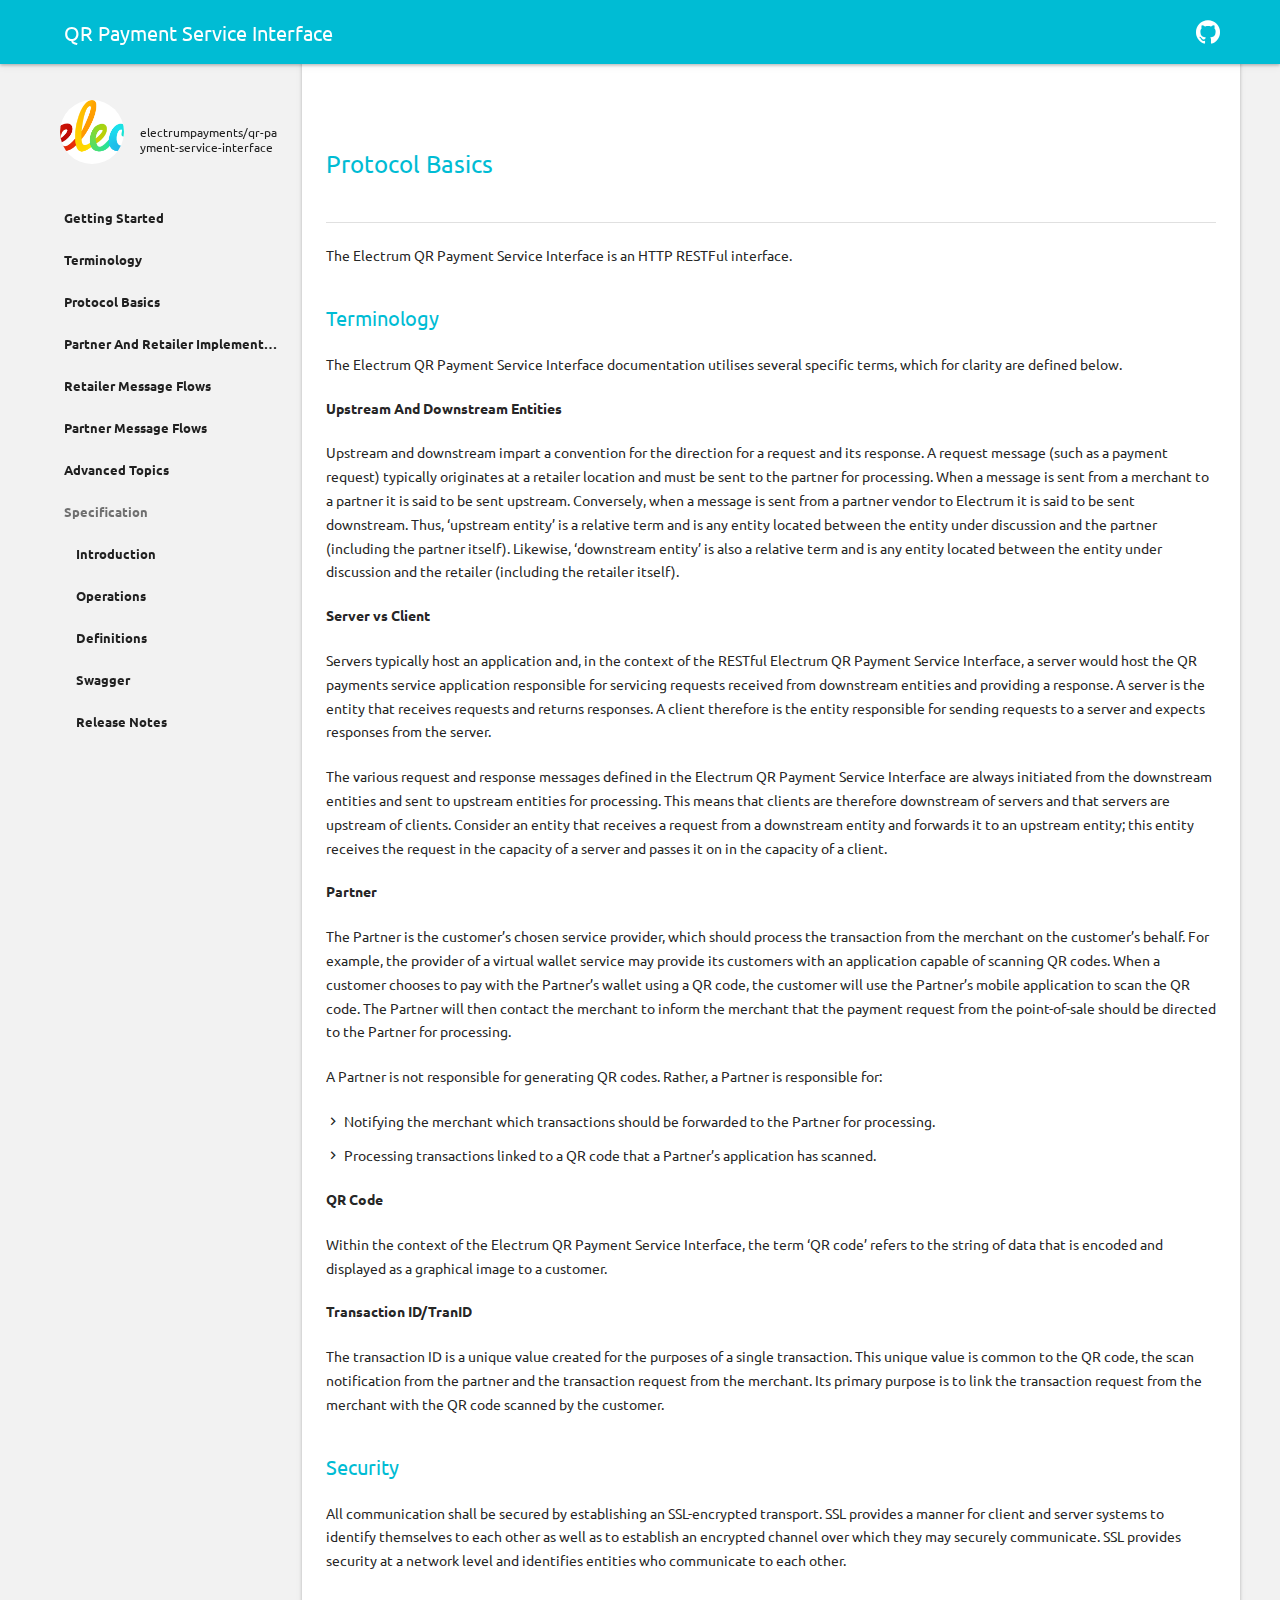
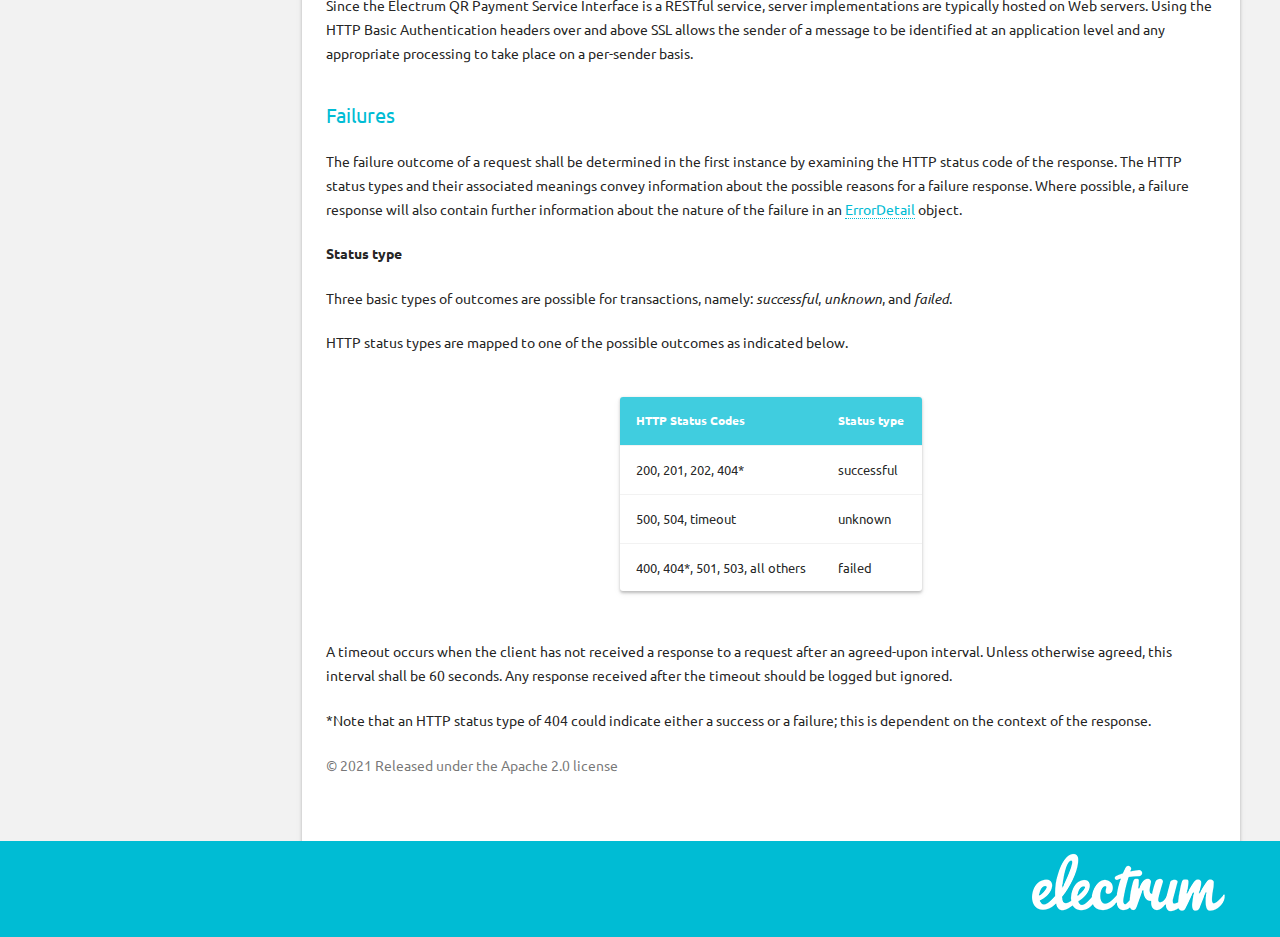
<file: protocol-basics/index.html>
<!DOCTYPE html>
  
  
  
  
   <html class="no-js"> 

  <head lang="en-us">
    <meta charset="utf-8">
    <meta name="viewport" content="width=device-width,user-scalable=no,initial-scale=1,maximum-scale=1">
    <title>Protocol Basics - QR Payment Service Interface</title>
    <meta name="generator" content="Hugo 0.29" />

    
    <link rel="canonical" href="https://electrumpayments.github.io/qr-payment-service-interface-docs/protocol-basics/">
    

    <meta property="og:url" content="https://electrumpayments.github.io/qr-payment-service-interface-docs/protocol-basics/">
    <meta property="og:title" content="QR Payment Service Interface">
    <meta property="og:image" content="https://electrumpayments.github.io/qr-payment-service-interface-docs/images/logo-square.png">
    <meta name="apple-mobile-web-app-title" content="QR Payment Service Interface">
    <meta name="apple-mobile-web-app-capable" content="yes">
    <meta name="apple-mobile-web-app-status-bar-style" content="black-translucent">

    <link rel="shortcut icon" type="image/x-icon" href="https://electrumpayments.github.io/qr-payment-service-interface-docs/images/favicon.ico">
    <link rel="icon" type="image/x-icon" href="https://electrumpayments.github.io/qr-payment-service-interface-docs/images/favicon.ico">

    <style>
      @font-face {
        font-family: 'Icon';
        src: url('https://electrumpayments.github.io/qr-payment-service-interface-docs/fonts/icon.eot?52m981');
        src: url('https://electrumpayments.github.io/qr-payment-service-interface-docs/fonts/icon.eot?#iefix52m981')
               format('embedded-opentype'),
             url('https://electrumpayments.github.io/qr-payment-service-interface-docs/fonts/icon.woff?52m981')
               format('woff'),
             url('https://electrumpayments.github.io/qr-payment-service-interface-docs/fonts/icon.ttf?52m981')
               format('truetype'),
             url('https://electrumpayments.github.io/qr-payment-service-interface-docs/fonts/icon.svg?52m981#icon')
               format('svg');
        font-weight: normal;
        font-style: normal;
      }
    </style>

    <link rel="stylesheet" href="https://electrumpayments.github.io/qr-payment-service-interface-docs/stylesheets/highlight/highlight.css">
    <link rel="stylesheet" href="https://electrumpayments.github.io/qr-payment-service-interface-docs/stylesheets/application.css">
    <link rel="stylesheet" href="https://electrumpayments.github.io/qr-payment-service-interface-docs/stylesheets/palettes.css">

    
    
    
    <link rel="stylesheet" href="//fonts.googleapis.com/css?family=Ubuntu:400,700|Ubuntu%2bMono">
    <style>
      body, input {
        font-family: 'Ubuntu', Helvetica, Arial, sans-serif;
      }
      pre, code {
        font-family: 'Ubuntu Mono', 'Courier New', 'Courier', monospace;
      }
    </style>

    
    <script src="https://electrumpayments.github.io/qr-payment-service-interface-docs/javascripts/modernizr.js"></script>

    

  </head>
  <body class="palette-primary-cyan palette-accent-orange">



	
	


<div class="backdrop">
	<div class="backdrop-paper"></div>
</div>

<input class="toggle" type="checkbox" id="toggle-drawer">
<input class="toggle" type="checkbox" id="toggle-search">
<label class="toggle-button overlay" for="toggle-drawer"></label>

<header class="header">
	<nav aria-label="Header">
  <div class="bar default">
    <div class="button button-menu" role="button" aria-label="Menu">
      <label class="toggle-button icon icon-menu" for="toggle-drawer">
        <span></span>
      </label>
    </div>
    <div class="stretch">
      <div class="title">
        QR Payment Service Interface
      </div>
    </div>

    

    
    <div class="button button-github" role="button" aria-label="GitHub">
      <a href="https://github.com/electrumpayments" title="@electrumpayments on GitHub" target="_blank" class="toggle-button icon icon-github"></a>
    </div>
    

    
  </div>
  <div class="bar search">
    <div class="button button-close" role="button" aria-label="Close">
      <label class="toggle-button icon icon-back" for="toggle-search"></label>
    </div>
    <div class="stretch">
      <div class="field">
        <input class="query" type="text" placeholder="Search" autocapitalize="off" autocorrect="off" autocomplete="off" spellcheck>
      </div>
    </div>
    <div class="button button-reset" role="button" aria-label="Search">
      <button class="toggle-button icon icon-close" id="reset-search"></button>
    </div>
  </div>
</nav>

</header>

<main class="main">
	<div class="drawer">
		<nav aria-label="Navigation">
  <a href="https://github.com/electrumpayments/qr-payment-service-interface" class="project">
    <div class="banner">
      
        <div class="logo">
          <img src="https://electrumpayments.github.io/qr-payment-service-interface-docs/images/logo-square.png">
        </div>
      
      <div class="name">
        
          <br>
          electrumpayments/qr-payment-service-interface
        
      </div>
    </div>
  </a>

  <div class="scrollable">
    <div class="wrapper">
      <div class="toc">
        
        <ul>
          




<li>
  
    



<a  title="Getting Started" href="https://electrumpayments.github.io/qr-payment-service-interface-docs/getting-started/">
	
	Getting Started
</a>



  
</li>



<li>
  
    



<a  title="Terminology" href="https://electrumpayments.github.io/qr-payment-service-interface-docs/terminology/">
	
	Terminology
</a>



  
</li>



<li>
  
    



<a  title="Protocol Basics" href="https://electrumpayments.github.io/qr-payment-service-interface-docs/protocol-basics/">
	
	Protocol Basics
</a>



  
</li>



<li>
  
    



<a  title="Partner And Retailer Implementations" href="https://electrumpayments.github.io/qr-payment-service-interface-docs/partner-vs-retailer-implementations/">
	
	Partner And Retailer Implementations
</a>



  
</li>



<li>
  
    



<a  title="Retailer Message Flows" href="https://electrumpayments.github.io/qr-payment-service-interface-docs/retailer-message-flows/">
	
	Retailer Message Flows
</a>



  
</li>



<li>
  
    



<a  title="Partner Message Flows" href="https://electrumpayments.github.io/qr-payment-service-interface-docs/partner-message-flows/">
	
	Partner Message Flows
</a>



  
</li>



<li>
  
    



<a  title="Advanced Topics" href="https://electrumpayments.github.io/qr-payment-service-interface-docs/advanced-topics/">
	
	Advanced Topics
</a>



  
</li>



<li>
  
  <span class="section">Specification</span>
    <ul>
      
        
        



<a  title="Introduction" href="https://electrumpayments.github.io/qr-payment-service-interface-docs/specification/introduction/">
	
	Introduction
</a>



      
        
        



<a  title="Operations" href="https://electrumpayments.github.io/qr-payment-service-interface-docs/specification/operations/">
	
	Operations
</a>



      
        
        



<a  title="Definitions" href="https://electrumpayments.github.io/qr-payment-service-interface-docs/specification/definitions/">
	
	Definitions
</a>



      
        
        



<a  title="Swagger" href="https://electrumpayments.github.io/qr-payment-service-interface-docs/specification/swagger/">
	
	Swagger
</a>



      
        
        



<a  title="Release Notes" href="https://electrumpayments.github.io/qr-payment-service-interface-docs/specification/release-notes/">
	
	Release Notes
</a>



      
    </ul>
  
</li>


        </ul>
        
      </div>
    </div>
  </div>
</nav>

	</div>

	<article class="article">
		<div class="wrapper">
			<h1>Protocol Basics </h1>

			

<p>The Electrum QR Payment Service Interface is an HTTP RESTFul interface.</p>

<h2 id="terminology">Terminology</h2>

<p>The Electrum QR Payment Service Interface documentation utilises several specific terms, which for clarity are defined below.</p>

<h3 id="upstream-and-downstream-entities">Upstream And Downstream Entities</h3>

<p>Upstream and downstream impart a convention for the direction for a request and its response. A request message (such as a payment request) typically originates at a retailer location and must be sent to the partner for processing. When a message is sent from a merchant to a partner it is said to be sent upstream. Conversely, when a message is sent from a partner vendor to Electrum it is said to be sent downstream. Thus, &lsquo;upstream entity&rsquo; is a relative term and is any entity located between the entity under discussion and the partner (including the partner itself). Likewise, &lsquo;downstream entity&rsquo; is also a relative term and is any entity located between the entity under discussion and the retailer (including the retailer itself).</p>

<h3 id="server-vs-client">Server vs Client</h3>

<p>Servers typically host an application and, in the context of the RESTful Electrum QR Payment Service Interface, a server would host the QR payments service application responsible for servicing requests received from downstream entities and providing a response. A server is the entity that receives requests and returns responses. A client therefore is the entity responsible for sending requests to a server and expects responses from the server.</p>

<p>The various request and response messages defined in the Electrum QR Payment Service Interface are always initiated from the downstream entities and sent to upstream entities for processing. This means that clients are therefore downstream of servers and that servers are upstream of clients. Consider an entity that receives a request from a downstream entity and forwards it to an upstream entity; this entity receives the request in the capacity of a server and passes it on in the capacity of a client.</p>

<h3 id="partner">Partner</h3>

<p>The Partner is the customer&rsquo;s chosen service provider, which should process the transaction from the merchant on the customer&rsquo;s behalf. For example, the provider of a virtual wallet service may provide its customers with an application capable of scanning QR codes. When a customer chooses to pay with the Partner&rsquo;s wallet using a QR code, the customer will use the Partner&rsquo;s mobile application to scan the QR code. The Partner will then contact the merchant to inform the merchant that the payment request from the point-of-sale should be directed to the Partner for processing.</p>

<p>A Partner is not responsible for generating QR codes. Rather, a Partner is responsible for:</p>

<ul>
<li>Notifying the merchant which transactions should be forwarded to the Partner for processing.</li>
<li>Processing transactions linked to a QR code that a Partner&rsquo;s application has scanned.</li>
</ul>

<h3 id="qr-code">QR Code</h3>

<p>Within the context of the Electrum QR Payment Service Interface, the term &lsquo;QR code&rsquo; refers to the string of data that is encoded and displayed as a graphical image to a customer.</p>

<h3 id="transaction-id-tranid">Transaction ID/TranID</h3>

<p>The transaction ID is a unique value created for the purposes of a single transaction. This unique value is common to the QR code, the scan notification from the partner and the transaction request from the merchant. Its primary purpose is to link the transaction request from the merchant with the QR code scanned by the customer.</p>

<h2 id="security">Security</h2>

<p>All communication shall be secured by establishing an SSL-encrypted transport. SSL provides a manner for client and server systems to identify themselves to each other as well as to establish an encrypted channel over which they may securely communicate. SSL provides security at a network level and identifies entities who communicate to each other.</p>

<p>Since the Electrum QR Payment Service Interface is a RESTful service, server implementations are typically hosted on Web servers. Using the HTTP Basic Authentication headers over and above SSL allows the sender of a message to be identified at an application level and any appropriate processing to take place on a per-sender basis.</p>

<h2 id="failures">Failures</h2>

<p>The failure outcome of a request shall be determined in the first instance by examining the HTTP status code of the response. The HTTP status types and their associated meanings convey information about the possible reasons for a failure response. Where possible, a failure response will also contain further information about the nature of the failure in an <a href="https://electrumpayments.github.io/qr-payment-service-interface-docs/specification/definitions/#ErrorDetail">ErrorDetail</a> object.</p>

<h3 id="status-type">Status type</h3>

<p>Three basic types of outcomes are possible for transactions, namely: <em>successful</em>, <em>unknown</em>, and <em>failed</em>.</p>

<p>HTTP status types are mapped to one of the possible outcomes as indicated below.</p>

<table>
<thead>
<tr>
<th>HTTP Status Codes</th>
<th>Status type</th>
</tr>
</thead>

<tbody>
<tr>
<td>200, 201, 202, 404*</td>
<td>successful</td>
</tr>

<tr>
<td>500, 504, timeout</td>
<td>unknown</td>
</tr>

<tr>
<td>400, 404*, 501, 503, all others</td>
<td>failed</td>
</tr>
</tbody>
</table>

<p>A timeout occurs when the client has not received a response to a request after an agreed-upon interval. Unless otherwise agreed, this interval shall be 60 seconds. Any response received after the timeout should be logged but ignored.</p>

<p>*Note that an HTTP status type of 404 could indicate either a success or a failure; this is dependent on the context of the response.</p>


			<aside class="copyright" role="note">
				
				&copy; 2021 Released under the Apache 2.0 license
				
			</aside>

			<footer class="footer">
				<nav class="pagination" aria-label="Footer">
  <div >
    <img src="https://electrumpayments.github.io/qr-payment-service-interface-docs/images/logo-small-white.png" align="right"/>
  </div>
</nav>

			</footer>
		</div>
	</article>

	<div class="results" role="status" aria-live="polite">
		<div class="scrollable">
			<div class="wrapper">
				<div class="meta"></div>
				<div class="list"></div>
			</div>
		</div>
	</div>
</main>

    <script>
    
      var base_url = 'https:\/\/electrumpayments.github.io\/qr-payment-service-interface-docs\/';
      var repo_id  = 'electrumpayments\/qr-payment-service-interface';
    
    </script>

    <script src="https://electrumpayments.github.io/qr-payment-service-interface-docs/javascripts/application.js"></script>
    

    <script>
      /* Add headers to scrollspy */
      var headers   = document.getElementsByTagName("h2");
      var scrollspy = document.getElementById('scrollspy');

      if(headers.length > 0) {
        for(var i = 0; i < headers.length; i++) {
          var li = document.createElement("li");
          li.setAttribute("class", "anchor");

          var a  = document.createElement("a");
          a.setAttribute("href", "#" + headers[i].id);
          a.setAttribute("title", headers[i].innerHTML);
          a.innerHTML = headers[i].innerHTML;
          
          li.appendChild(a)
          scrollspy.appendChild(li);
        }
      } else {
        scrollspy.parentElement.removeChild(scrollspy)
      }
      

      /* Add permanent link next to the headers */
      var headers = document.querySelectorAll("h1, h2, h3, h4, h5, h6");

      for(var i = 0; i < headers.length; i++) {
          var a = document.createElement("a");
          a.setAttribute("class", "headerlink");
          a.setAttribute("href", "#" + headers[i].id);
          a.setAttribute("title", "Permanent link")
          a.innerHTML = "#";
          headers[i].appendChild(a);
      }
    </script>

    

    <script src="//gohugo.io/js/highlight.pack.js"></script>
    <script>hljs.initHighlightingOnLoad();</script>
  </body>
</html>
</file>
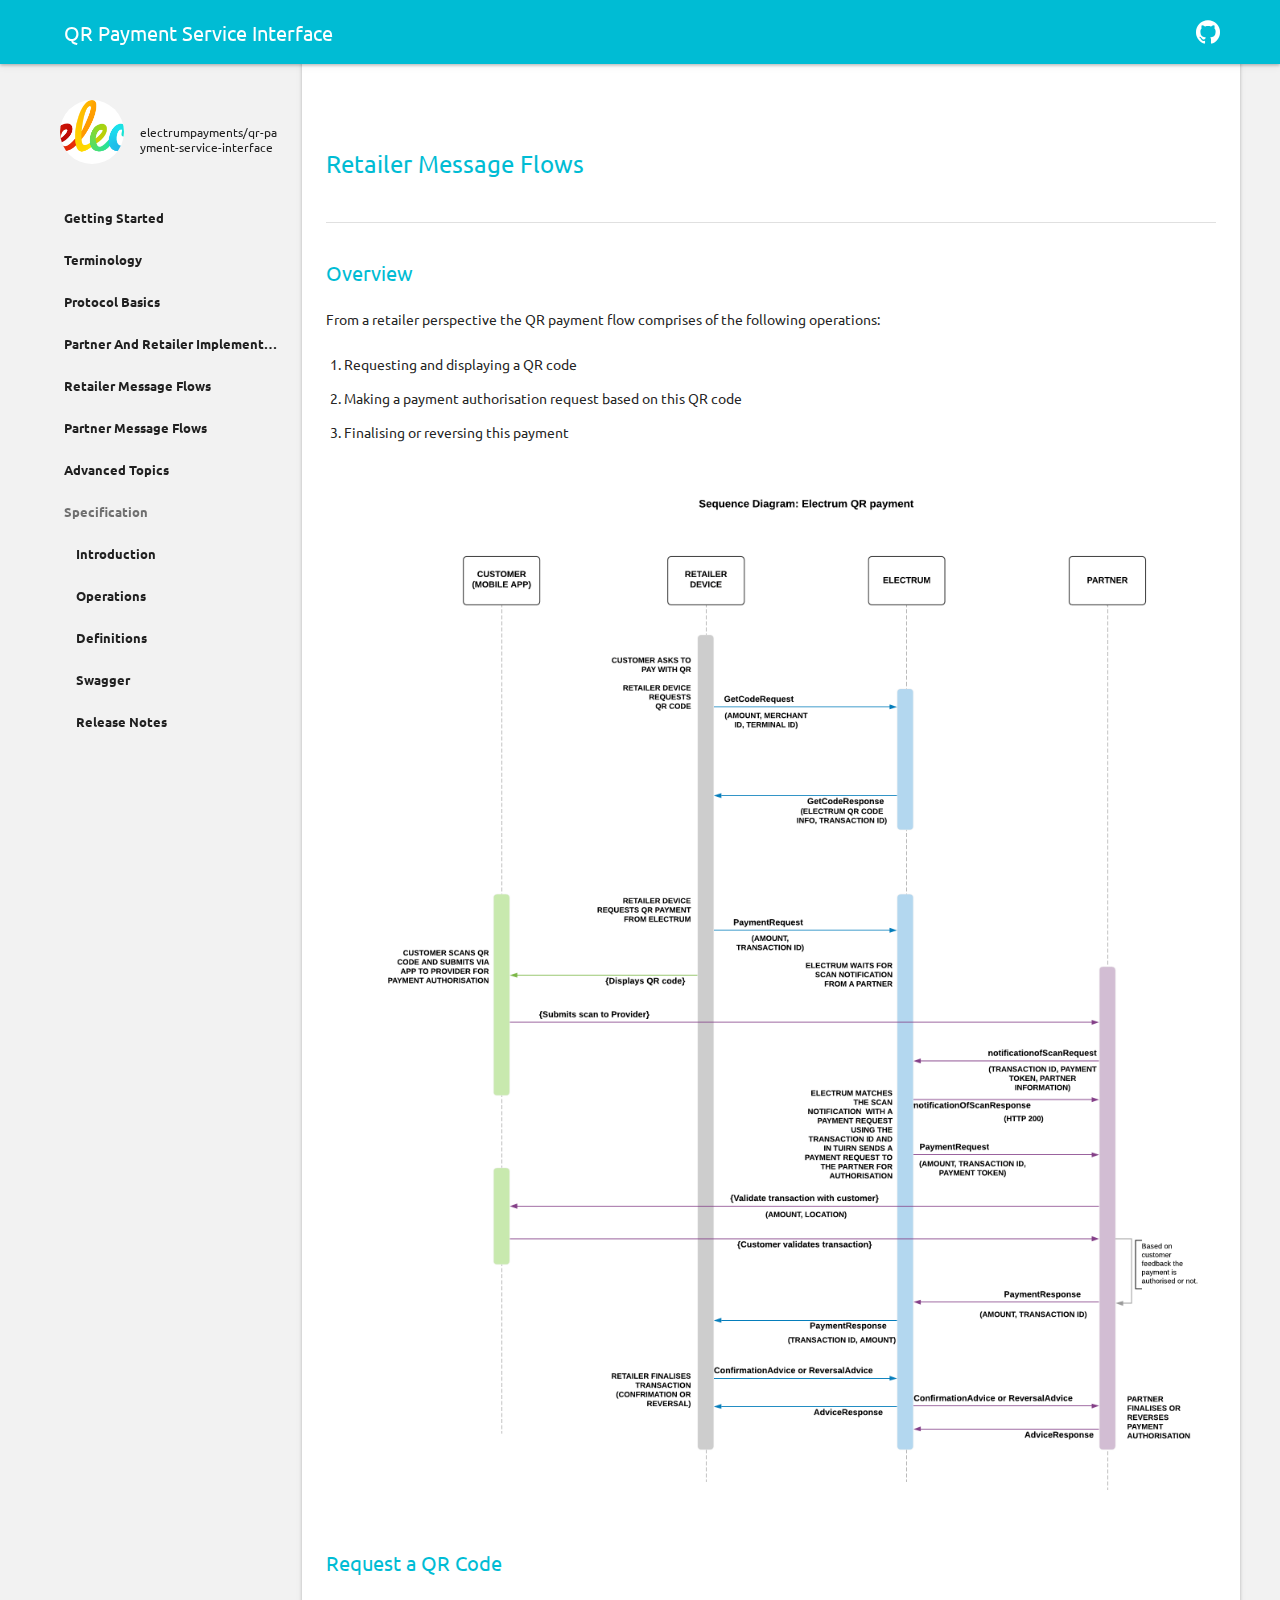
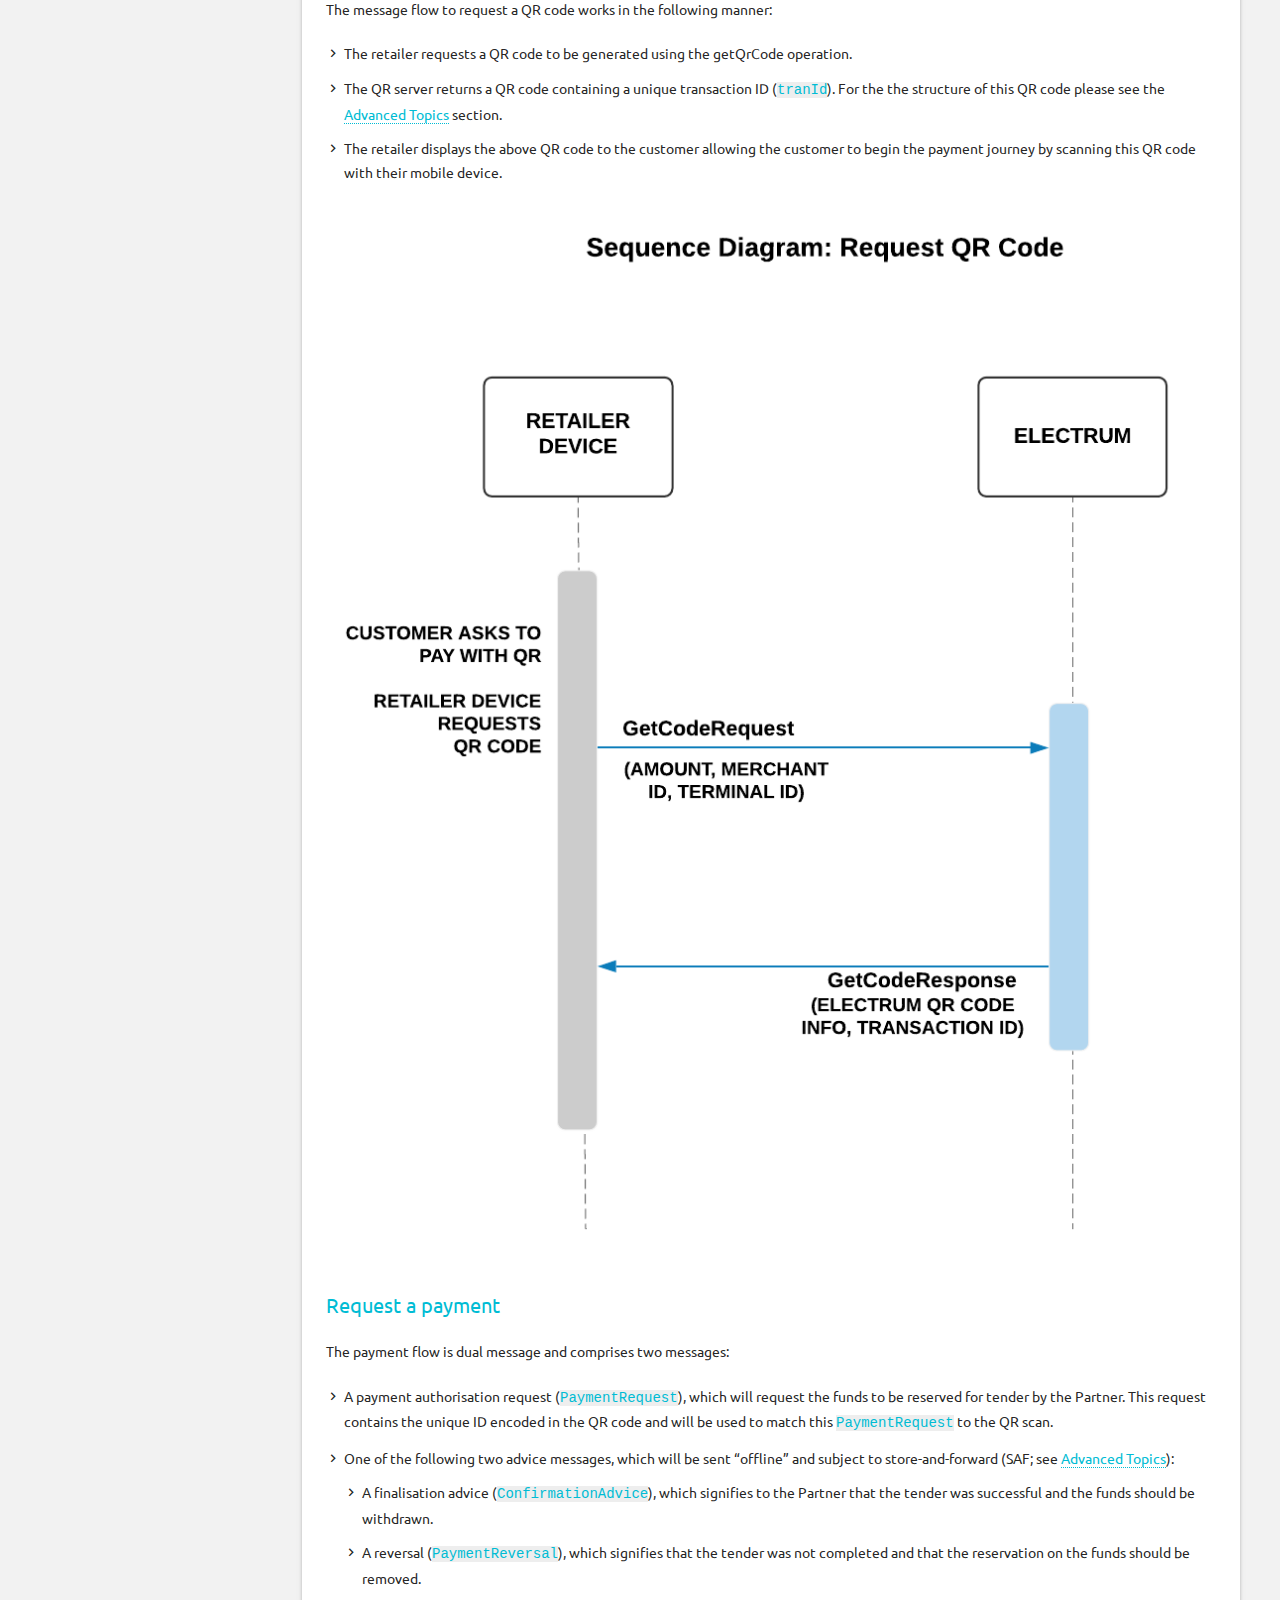
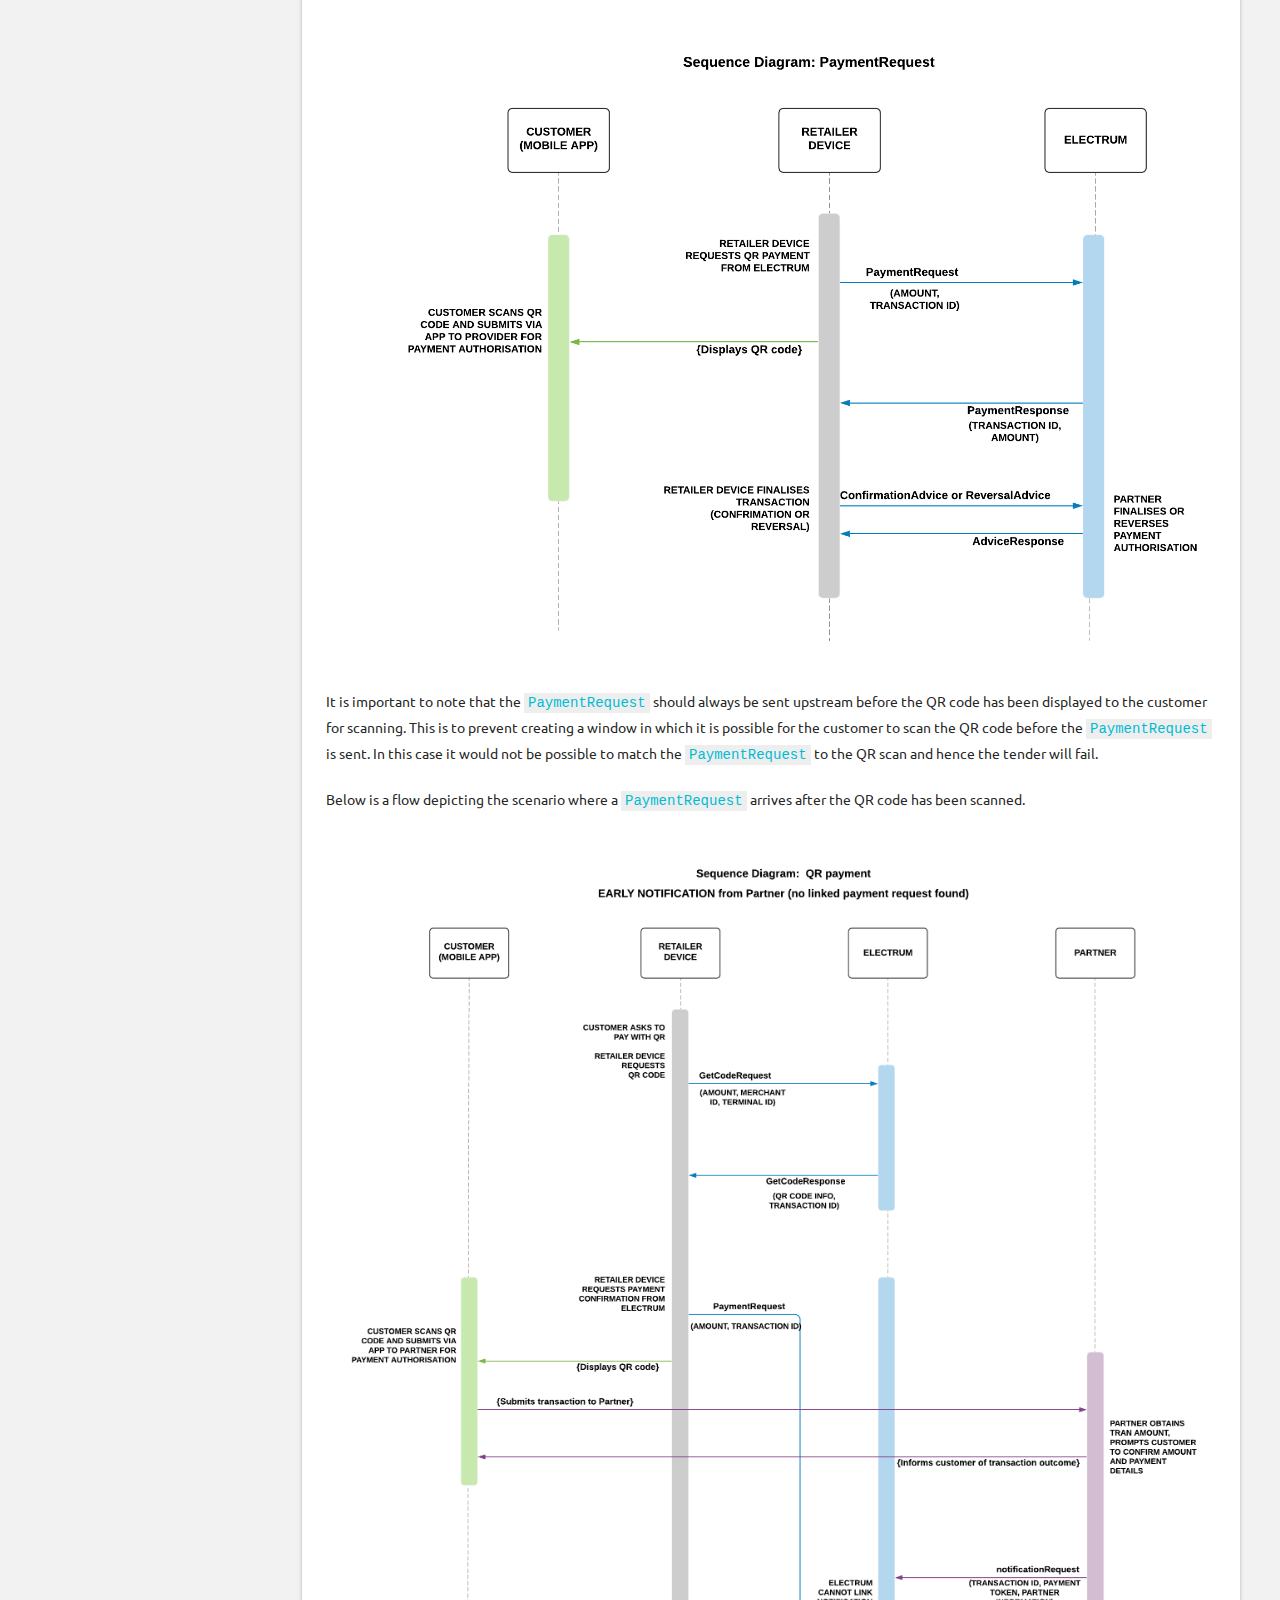
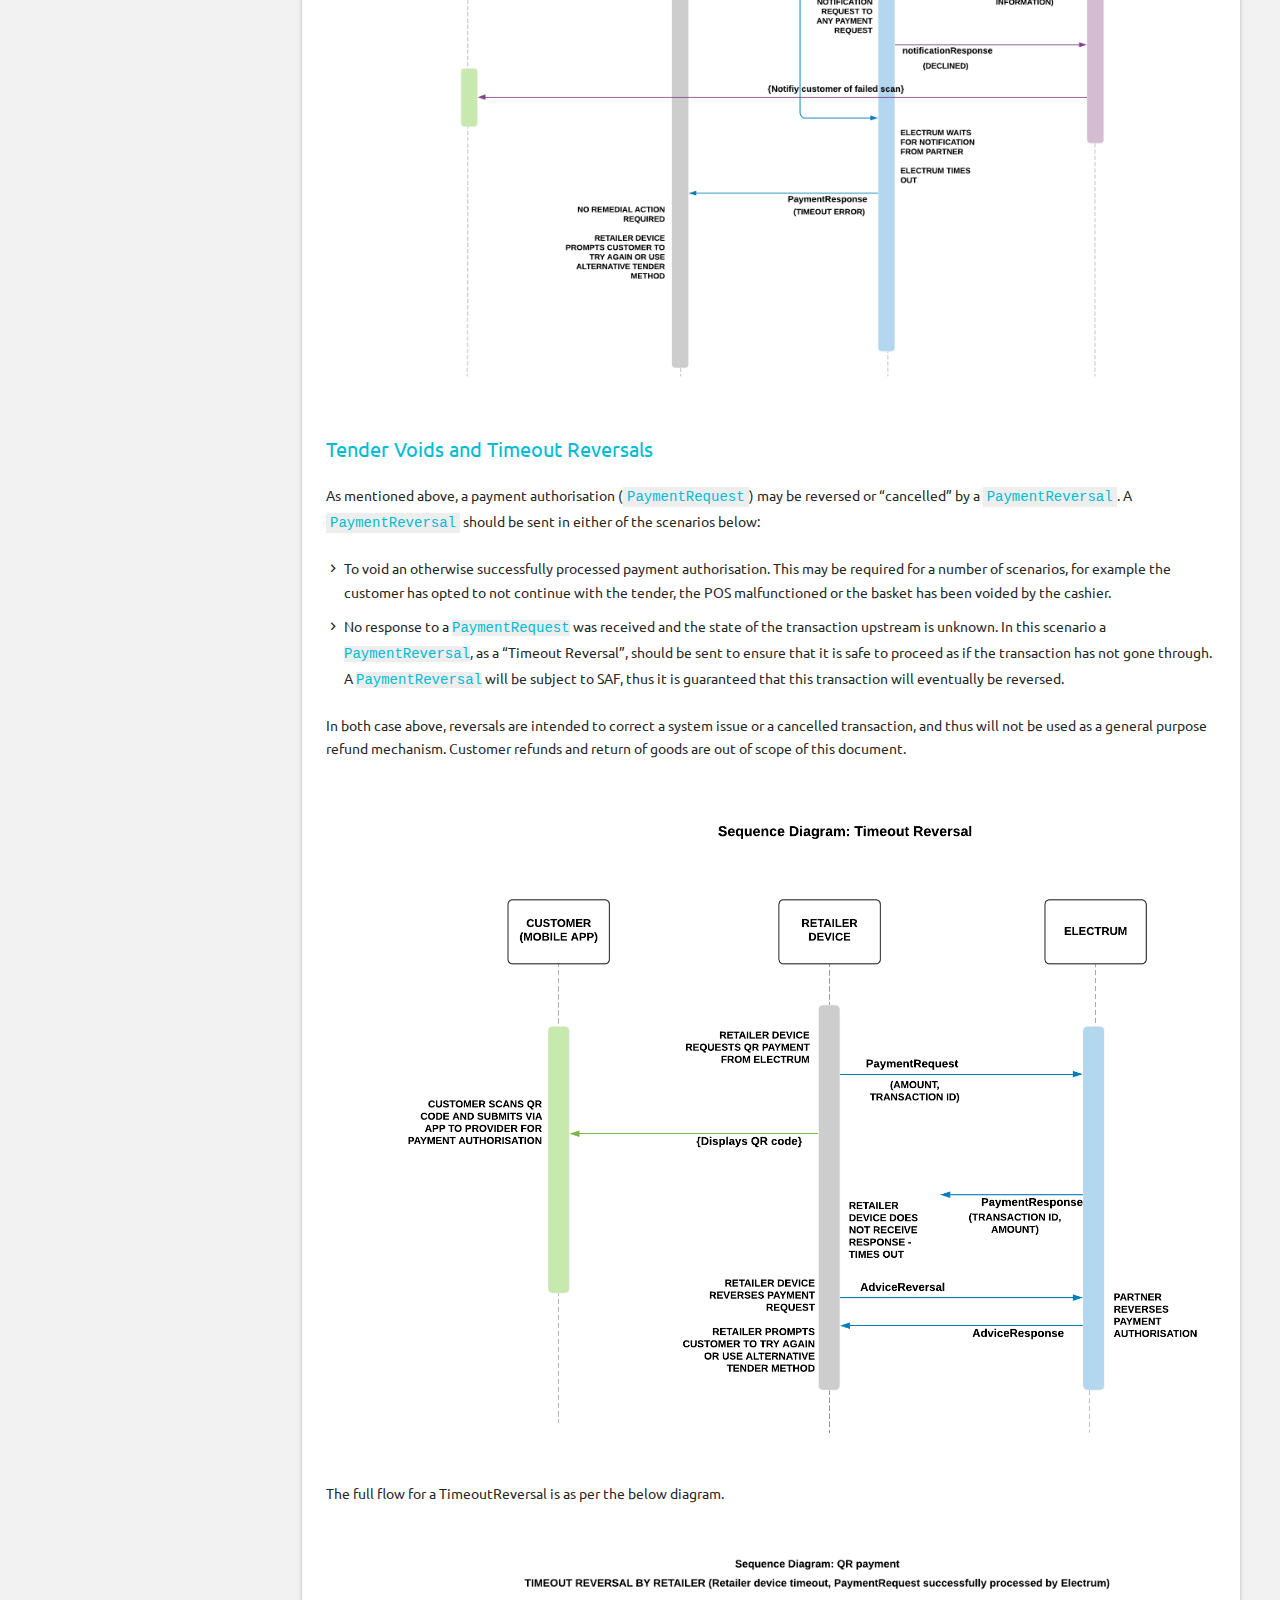
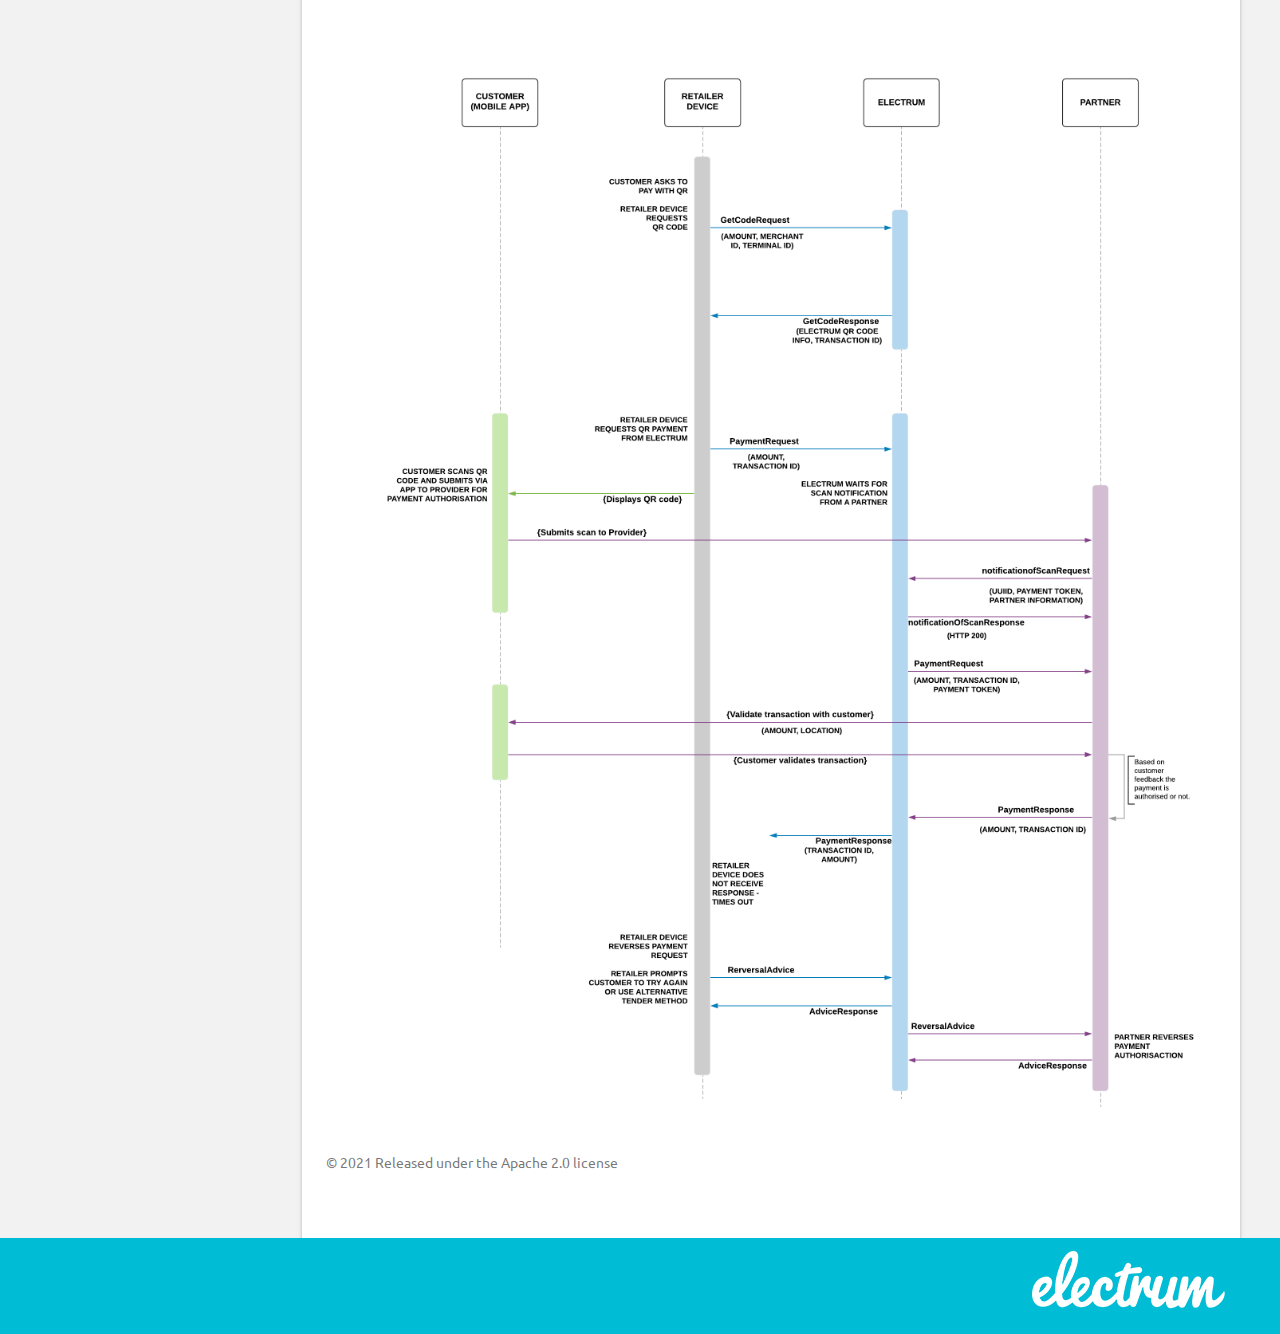
<file: retailer-message-flows/index.html>
<!DOCTYPE html>
  
  
  
  
   <html class="no-js"> 

  <head lang="en-us">
    <meta charset="utf-8">
    <meta name="viewport" content="width=device-width,user-scalable=no,initial-scale=1,maximum-scale=1">
    <title>Retailer Message Flows - QR Payment Service Interface</title>
    <meta name="generator" content="Hugo 0.29" />

    
    <link rel="canonical" href="https://electrumpayments.github.io/qr-payment-service-interface-docs/retailer-message-flows/">
    

    <meta property="og:url" content="https://electrumpayments.github.io/qr-payment-service-interface-docs/retailer-message-flows/">
    <meta property="og:title" content="QR Payment Service Interface">
    <meta property="og:image" content="https://electrumpayments.github.io/qr-payment-service-interface-docs/images/logo-square.png">
    <meta name="apple-mobile-web-app-title" content="QR Payment Service Interface">
    <meta name="apple-mobile-web-app-capable" content="yes">
    <meta name="apple-mobile-web-app-status-bar-style" content="black-translucent">

    <link rel="shortcut icon" type="image/x-icon" href="https://electrumpayments.github.io/qr-payment-service-interface-docs/images/favicon.ico">
    <link rel="icon" type="image/x-icon" href="https://electrumpayments.github.io/qr-payment-service-interface-docs/images/favicon.ico">

    <style>
      @font-face {
        font-family: 'Icon';
        src: url('https://electrumpayments.github.io/qr-payment-service-interface-docs/fonts/icon.eot?52m981');
        src: url('https://electrumpayments.github.io/qr-payment-service-interface-docs/fonts/icon.eot?#iefix52m981')
               format('embedded-opentype'),
             url('https://electrumpayments.github.io/qr-payment-service-interface-docs/fonts/icon.woff?52m981')
               format('woff'),
             url('https://electrumpayments.github.io/qr-payment-service-interface-docs/fonts/icon.ttf?52m981')
               format('truetype'),
             url('https://electrumpayments.github.io/qr-payment-service-interface-docs/fonts/icon.svg?52m981#icon')
               format('svg');
        font-weight: normal;
        font-style: normal;
      }
    </style>

    <link rel="stylesheet" href="https://electrumpayments.github.io/qr-payment-service-interface-docs/stylesheets/highlight/highlight.css">
    <link rel="stylesheet" href="https://electrumpayments.github.io/qr-payment-service-interface-docs/stylesheets/application.css">
    <link rel="stylesheet" href="https://electrumpayments.github.io/qr-payment-service-interface-docs/stylesheets/palettes.css">

    
    
    
    <link rel="stylesheet" href="//fonts.googleapis.com/css?family=Ubuntu:400,700|Ubuntu%2bMono">
    <style>
      body, input {
        font-family: 'Ubuntu', Helvetica, Arial, sans-serif;
      }
      pre, code {
        font-family: 'Ubuntu Mono', 'Courier New', 'Courier', monospace;
      }
    </style>

    
    <script src="https://electrumpayments.github.io/qr-payment-service-interface-docs/javascripts/modernizr.js"></script>

    

  </head>
  <body class="palette-primary-cyan palette-accent-orange">



	
	


<div class="backdrop">
	<div class="backdrop-paper"></div>
</div>

<input class="toggle" type="checkbox" id="toggle-drawer">
<input class="toggle" type="checkbox" id="toggle-search">
<label class="toggle-button overlay" for="toggle-drawer"></label>

<header class="header">
	<nav aria-label="Header">
  <div class="bar default">
    <div class="button button-menu" role="button" aria-label="Menu">
      <label class="toggle-button icon icon-menu" for="toggle-drawer">
        <span></span>
      </label>
    </div>
    <div class="stretch">
      <div class="title">
        QR Payment Service Interface
      </div>
    </div>

    

    
    <div class="button button-github" role="button" aria-label="GitHub">
      <a href="https://github.com/electrumpayments" title="@electrumpayments on GitHub" target="_blank" class="toggle-button icon icon-github"></a>
    </div>
    

    
  </div>
  <div class="bar search">
    <div class="button button-close" role="button" aria-label="Close">
      <label class="toggle-button icon icon-back" for="toggle-search"></label>
    </div>
    <div class="stretch">
      <div class="field">
        <input class="query" type="text" placeholder="Search" autocapitalize="off" autocorrect="off" autocomplete="off" spellcheck>
      </div>
    </div>
    <div class="button button-reset" role="button" aria-label="Search">
      <button class="toggle-button icon icon-close" id="reset-search"></button>
    </div>
  </div>
</nav>

</header>

<main class="main">
	<div class="drawer">
		<nav aria-label="Navigation">
  <a href="https://github.com/electrumpayments/qr-payment-service-interface" class="project">
    <div class="banner">
      
        <div class="logo">
          <img src="https://electrumpayments.github.io/qr-payment-service-interface-docs/images/logo-square.png">
        </div>
      
      <div class="name">
        
          <br>
          electrumpayments/qr-payment-service-interface
        
      </div>
    </div>
  </a>

  <div class="scrollable">
    <div class="wrapper">
      <div class="toc">
        
        <ul>
          




<li>
  
    



<a  title="Getting Started" href="https://electrumpayments.github.io/qr-payment-service-interface-docs/getting-started/">
	
	Getting Started
</a>



  
</li>



<li>
  
    



<a  title="Terminology" href="https://electrumpayments.github.io/qr-payment-service-interface-docs/terminology/">
	
	Terminology
</a>



  
</li>



<li>
  
    



<a  title="Protocol Basics" href="https://electrumpayments.github.io/qr-payment-service-interface-docs/protocol-basics/">
	
	Protocol Basics
</a>



  
</li>



<li>
  
    



<a  title="Partner And Retailer Implementations" href="https://electrumpayments.github.io/qr-payment-service-interface-docs/partner-vs-retailer-implementations/">
	
	Partner And Retailer Implementations
</a>



  
</li>



<li>
  
    



<a  title="Retailer Message Flows" href="https://electrumpayments.github.io/qr-payment-service-interface-docs/retailer-message-flows/">
	
	Retailer Message Flows
</a>



  
</li>



<li>
  
    



<a  title="Partner Message Flows" href="https://electrumpayments.github.io/qr-payment-service-interface-docs/partner-message-flows/">
	
	Partner Message Flows
</a>



  
</li>



<li>
  
    



<a  title="Advanced Topics" href="https://electrumpayments.github.io/qr-payment-service-interface-docs/advanced-topics/">
	
	Advanced Topics
</a>



  
</li>



<li>
  
  <span class="section">Specification</span>
    <ul>
      
        
        



<a  title="Introduction" href="https://electrumpayments.github.io/qr-payment-service-interface-docs/specification/introduction/">
	
	Introduction
</a>



      
        
        



<a  title="Operations" href="https://electrumpayments.github.io/qr-payment-service-interface-docs/specification/operations/">
	
	Operations
</a>



      
        
        



<a  title="Definitions" href="https://electrumpayments.github.io/qr-payment-service-interface-docs/specification/definitions/">
	
	Definitions
</a>



      
        
        



<a  title="Swagger" href="https://electrumpayments.github.io/qr-payment-service-interface-docs/specification/swagger/">
	
	Swagger
</a>



      
        
        



<a  title="Release Notes" href="https://electrumpayments.github.io/qr-payment-service-interface-docs/specification/release-notes/">
	
	Release Notes
</a>



      
    </ul>
  
</li>


        </ul>
        
      </div>
    </div>
  </div>
</nav>

	</div>

	<article class="article">
		<div class="wrapper">
			<h1>Retailer Message Flows </h1>

			

<h2 id="overview">Overview</h2>

<p>From a retailer perspective the QR payment flow comprises of the following operations:</p>

<ol>
<li>Requesting and displaying a QR code</li>
<li>Making a payment authorisation request based on this QR code</li>
<li>Finalising or reversing this payment</li>
</ol>

<p><img src="https://electrumpayments.github.io/qr-payment-service-interface-docs/images/full_qr_flow.png" alt="QR Payment Message Flow" title="QR Payment Flow" /></p>

<h2 id="request-a-qr-code">Request a QR Code</h2>

<p>The message flow to request a QR code works in the following manner:</p>

<ul>
<li>The retailer requests a QR code to be generated using the getQrCode operation.</li>
<li>The QR server returns a QR code containing a unique transaction ID (<code>tranId</code>). For the the structure of this
QR code please see the <a href="https://electrumpayments.github.io/qr-payment-service-interface-docs/advanced-topics/">Advanced Topics</a> section.</li>
<li>The retailer displays the above QR code to the customer allowing the customer to begin the
payment journey by scanning this QR code with their mobile device.</li>
</ul>

<p><img src="https://electrumpayments.github.io/qr-payment-service-interface-docs/images/r2_retailer_get_qr_code_flow.png" alt="Request QR Code Flow" title="Request QR Code Flow" /></p>

<h2 id="request-a-payment">Request a payment</h2>

<p>The payment flow is dual message and comprises two messages:</p>

<ul>
<li>A payment authorisation request (<code>PaymentRequest</code>), which will request the funds to be reserved for tender by the Partner. This
request contains the unique ID encoded in the QR code and will be used to match this <code>PaymentRequest</code> to the QR scan.</li>
<li>One of the following two advice messages, which will be sent &ldquo;offline&rdquo; and subject to store-and-forward (SAF; see <a href="https://electrumpayments.github.io/qr-payment-service-interface-docs/advanced-topics/">Advanced Topics</a>):

<ul>
<li>A finalisation advice (<code>ConfirmationAdvice</code>), which signifies to the Partner that the tender was successful and the funds should be withdrawn.</li>
<li>A reversal (<code>PaymentReversal</code>), which signifies that the tender was not completed and that the reservation on the funds should be removed.</li>
</ul></li>
</ul>

<p><img src="https://electrumpayments.github.io/qr-payment-service-interface-docs/images/r1_retailer_payment_flow.png" alt="Payment Flow" title="Payment Flow" /></p>

<p>It is important to note that the <code>PaymentRequest</code> should always be sent upstream before the QR code has been displayed to the customer for scanning. This is to prevent
creating a window in which it is possible for the customer to scan the QR code before the <code>PaymentRequest</code> is sent. In this case it would not be possible to match the <code>PaymentRequest</code> to the QR scan and hence the tender will fail.</p>

<p>Below is a flow depicting the scenario where a <code>PaymentRequest</code> arrives after the QR code has been scanned.</p>

<p><img src="https://electrumpayments.github.io/qr-payment-service-interface-docs/images/s3_scan_notification_arrives_before_payment_request.png" alt="Scan Precedes Payment Authorisation Flow" title="Payment Flow" /></p>

<h2 id="tender-voids-and-timeout-reversals">Tender Voids and Timeout Reversals</h2>

<p>As mentioned above, a payment authorisation (<code>PaymentRequest</code>) may be reversed or &ldquo;cancelled&rdquo; by a <code>PaymentReversal</code>.
A <code>PaymentReversal</code> should be sent in either of the scenarios below:</p>

<ul>
<li>To void an otherwise successfully processed payment authorisation. This may be required for a number of scenarios, for example the customer has
opted to not continue with the tender, the POS malfunctioned or the basket has been voided by the cashier.</li>
<li>No response to a <code>PaymentRequest</code> was received and the state of the transaction upstream is unknown. In this scenario
a <code>PaymentReversal</code>, as a &ldquo;Timeout Reversal&rdquo;, should be sent to ensure that it is safe to proceed as if the transaction has not gone through.
A <code>PaymentReversal</code> will be subject to SAF, thus it is guaranteed that this transaction will eventually be reversed.</li>
</ul>

<p>In both case above, reversals are intended to correct a system issue or a cancelled transaction, and thus will not be used as a general purpose refund mechanism. Customer refunds and return of goods are out of scope of this document.</p>

<p><img src="https://electrumpayments.github.io/qr-payment-service-interface-docs/images/r3_retailer_timeout_reversal_flow.png" alt="Timeout Reversal Flow" title="Timeout Reversal Flow" /></p>

<p>The full flow for a TimeoutReversal is as per the below diagram.</p>

<p><img src="https://electrumpayments.github.io/qr-payment-service-interface-docs/images/s5_timeout_reversal.png" alt="Timeout Reversal Flow" title="Timeout Reversal Flow" /></p>


			<aside class="copyright" role="note">
				
				&copy; 2021 Released under the Apache 2.0 license
				
			</aside>

			<footer class="footer">
				<nav class="pagination" aria-label="Footer">
  <div >
    <img src="https://electrumpayments.github.io/qr-payment-service-interface-docs/images/logo-small-white.png" align="right"/>
  </div>
</nav>

			</footer>
		</div>
	</article>

	<div class="results" role="status" aria-live="polite">
		<div class="scrollable">
			<div class="wrapper">
				<div class="meta"></div>
				<div class="list"></div>
			</div>
		</div>
	</div>
</main>

    <script>
    
      var base_url = 'https:\/\/electrumpayments.github.io\/qr-payment-service-interface-docs\/';
      var repo_id  = 'electrumpayments\/qr-payment-service-interface';
    
    </script>

    <script src="https://electrumpayments.github.io/qr-payment-service-interface-docs/javascripts/application.js"></script>
    

    <script>
      /* Add headers to scrollspy */
      var headers   = document.getElementsByTagName("h2");
      var scrollspy = document.getElementById('scrollspy');

      if(headers.length > 0) {
        for(var i = 0; i < headers.length; i++) {
          var li = document.createElement("li");
          li.setAttribute("class", "anchor");

          var a  = document.createElement("a");
          a.setAttribute("href", "#" + headers[i].id);
          a.setAttribute("title", headers[i].innerHTML);
          a.innerHTML = headers[i].innerHTML;
          
          li.appendChild(a)
          scrollspy.appendChild(li);
        }
      } else {
        scrollspy.parentElement.removeChild(scrollspy)
      }
      

      /* Add permanent link next to the headers */
      var headers = document.querySelectorAll("h1, h2, h3, h4, h5, h6");

      for(var i = 0; i < headers.length; i++) {
          var a = document.createElement("a");
          a.setAttribute("class", "headerlink");
          a.setAttribute("href", "#" + headers[i].id);
          a.setAttribute("title", "Permanent link")
          a.innerHTML = "#";
          headers[i].appendChild(a);
      }
    </script>

    

    <script src="//gohugo.io/js/highlight.pack.js"></script>
    <script>hljs.initHighlightingOnLoad();</script>
  </body>
</html>
</file>
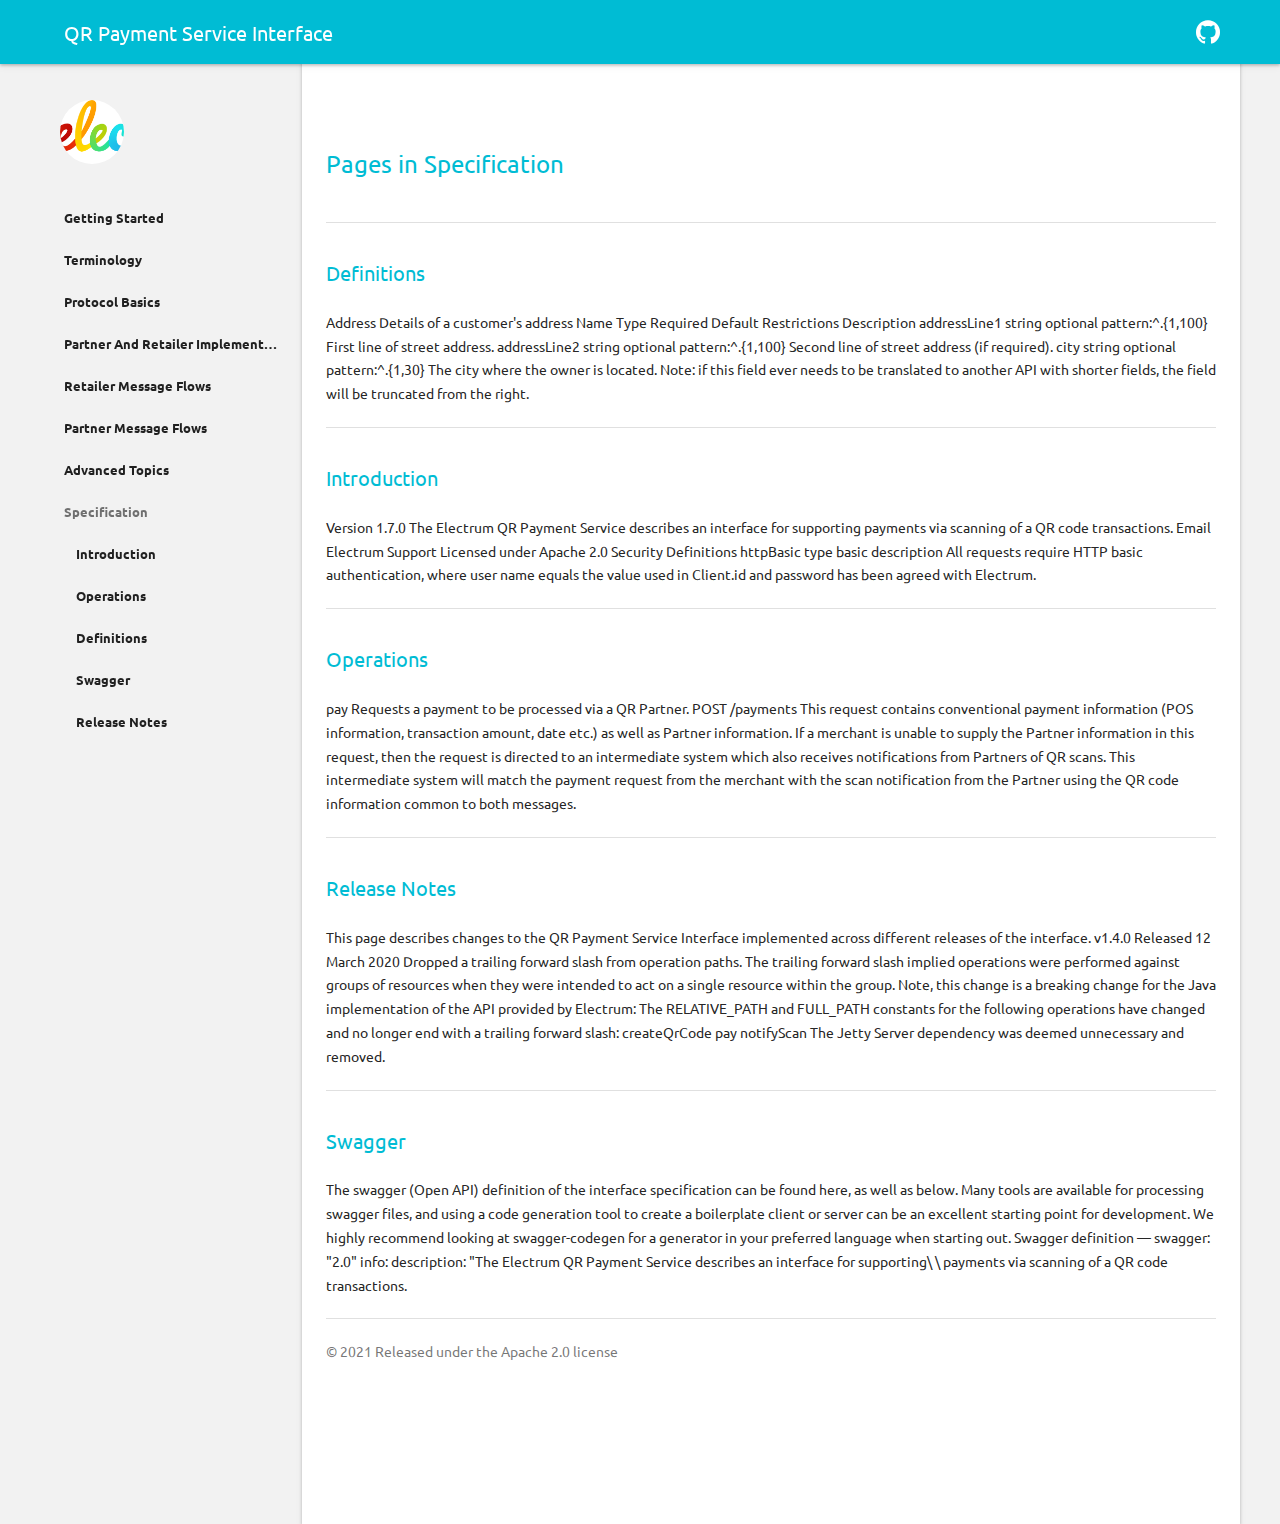
<file: specification/index.html>
<!DOCTYPE html>
  
  
  
  
   <html class="no-js"> 

  <head lang="en-us">
    <meta charset="utf-8">
    <meta name="viewport" content="width=device-width,user-scalable=no,initial-scale=1,maximum-scale=1">
    <title>Specifications - QR Payment Service Interface</title>
    <meta name="generator" content="Hugo 0.29" />

    
    <link rel="canonical" href="https://electrumpayments.github.io/qr-payment-service-interface-docs/specification/">
    

    <meta property="og:url" content="https://electrumpayments.github.io/qr-payment-service-interface-docs/specification/">
    <meta property="og:title" content="QR Payment Service Interface">
    <meta property="og:image" content="https://electrumpayments.github.io/qr-payment-service-interface-docs/images/logo-square.png">
    <meta name="apple-mobile-web-app-title" content="QR Payment Service Interface">
    <meta name="apple-mobile-web-app-capable" content="yes">
    <meta name="apple-mobile-web-app-status-bar-style" content="black-translucent">

    <link rel="shortcut icon" type="image/x-icon" href="https://electrumpayments.github.io/qr-payment-service-interface-docs/images/favicon.ico">
    <link rel="icon" type="image/x-icon" href="https://electrumpayments.github.io/qr-payment-service-interface-docs/images/favicon.ico">

    <style>
      @font-face {
        font-family: 'Icon';
        src: url('https://electrumpayments.github.io/qr-payment-service-interface-docs/fonts/icon.eot?52m981');
        src: url('https://electrumpayments.github.io/qr-payment-service-interface-docs/fonts/icon.eot?#iefix52m981')
               format('embedded-opentype'),
             url('https://electrumpayments.github.io/qr-payment-service-interface-docs/fonts/icon.woff?52m981')
               format('woff'),
             url('https://electrumpayments.github.io/qr-payment-service-interface-docs/fonts/icon.ttf?52m981')
               format('truetype'),
             url('https://electrumpayments.github.io/qr-payment-service-interface-docs/fonts/icon.svg?52m981#icon')
               format('svg');
        font-weight: normal;
        font-style: normal;
      }
    </style>

    <link rel="stylesheet" href="https://electrumpayments.github.io/qr-payment-service-interface-docs/stylesheets/highlight/highlight.css">
    <link rel="stylesheet" href="https://electrumpayments.github.io/qr-payment-service-interface-docs/stylesheets/application.css">
    <link rel="stylesheet" href="https://electrumpayments.github.io/qr-payment-service-interface-docs/stylesheets/palettes.css">

    
    
    
    <link rel="stylesheet" href="//fonts.googleapis.com/css?family=Ubuntu:400,700|Ubuntu%2bMono">
    <style>
      body, input {
        font-family: 'Ubuntu', Helvetica, Arial, sans-serif;
      }
      pre, code {
        font-family: 'Ubuntu Mono', 'Courier New', 'Courier', monospace;
      }
    </style>

    
    <script src="https://electrumpayments.github.io/qr-payment-service-interface-docs/javascripts/modernizr.js"></script>

    
    <link href="https://electrumpayments.github.io/qr-payment-service-interface-docs/specification/index.xml" rel="alternate" type="application/rss+xml" title="QR Payment Service Interface" />
    <link href="https://electrumpayments.github.io/qr-payment-service-interface-docs/specification/index.xml" rel="feed" type="application/rss+xml" title="QR Payment Service Interface" />
    

  </head>
  <body class="palette-primary-cyan palette-accent-orange">


<div class="backdrop">
	<div class="backdrop-paper"></div>
</div>

<input class="toggle" type="checkbox" id="toggle-drawer">
<input class="toggle" type="checkbox" id="toggle-search">
<label class="toggle-button overlay" for="toggle-drawer"></label>

<header class="header">
	<nav aria-label="Header">
  <div class="bar default">
    <div class="button button-menu" role="button" aria-label="Menu">
      <label class="toggle-button icon icon-menu" for="toggle-drawer">
        <span></span>
      </label>
    </div>
    <div class="stretch">
      <div class="title">
        QR Payment Service Interface
      </div>
    </div>

    

    
    <div class="button button-github" role="button" aria-label="GitHub">
      <a href="https://github.com/electrumpayments" title="@electrumpayments on GitHub" target="_blank" class="toggle-button icon icon-github"></a>
    </div>
    

    
  </div>
  <div class="bar search">
    <div class="button button-close" role="button" aria-label="Close">
      <label class="toggle-button icon icon-back" for="toggle-search"></label>
    </div>
    <div class="stretch">
      <div class="field">
        <input class="query" type="text" placeholder="Search" autocapitalize="off" autocorrect="off" autocomplete="off" spellcheck>
      </div>
    </div>
    <div class="button button-reset" role="button" aria-label="Search">
      <button class="toggle-button icon icon-close" id="reset-search"></button>
    </div>
  </div>
</nav>

</header>

<main class="main">
	<div class="drawer">
		<nav aria-label="Navigation">
  <a href="https://github.com/electrumpayments/qr-payment-service-interface" class="project">
    <div class="banner">
      
        <div class="logo">
          <img src="https://electrumpayments.github.io/qr-payment-service-interface-docs/images/logo-square.png">
        </div>
      
      <div class="name">
        
      </div>
    </div>
  </a>

  <div class="scrollable">
    <div class="wrapper">
      <div class="toc">
        
        <ul>
          




<li>
  
    



<a  title="Getting Started" href="https://electrumpayments.github.io/qr-payment-service-interface-docs/getting-started/">
	
	Getting Started
</a>



  
</li>



<li>
  
    



<a  title="Terminology" href="https://electrumpayments.github.io/qr-payment-service-interface-docs/terminology/">
	
	Terminology
</a>



  
</li>



<li>
  
    



<a  title="Protocol Basics" href="https://electrumpayments.github.io/qr-payment-service-interface-docs/protocol-basics/">
	
	Protocol Basics
</a>



  
</li>



<li>
  
    



<a  title="Partner And Retailer Implementations" href="https://electrumpayments.github.io/qr-payment-service-interface-docs/partner-vs-retailer-implementations/">
	
	Partner And Retailer Implementations
</a>



  
</li>



<li>
  
    



<a  title="Retailer Message Flows" href="https://electrumpayments.github.io/qr-payment-service-interface-docs/retailer-message-flows/">
	
	Retailer Message Flows
</a>



  
</li>



<li>
  
    



<a  title="Partner Message Flows" href="https://electrumpayments.github.io/qr-payment-service-interface-docs/partner-message-flows/">
	
	Partner Message Flows
</a>



  
</li>



<li>
  
    



<a  title="Advanced Topics" href="https://electrumpayments.github.io/qr-payment-service-interface-docs/advanced-topics/">
	
	Advanced Topics
</a>



  
</li>



<li>
  
  <span class="section">Specification</span>
    <ul>
      
        
        



<a  title="Introduction" href="https://electrumpayments.github.io/qr-payment-service-interface-docs/specification/introduction/">
	
	Introduction
</a>



      
        
        



<a  title="Operations" href="https://electrumpayments.github.io/qr-payment-service-interface-docs/specification/operations/">
	
	Operations
</a>



      
        
        



<a  title="Definitions" href="https://electrumpayments.github.io/qr-payment-service-interface-docs/specification/definitions/">
	
	Definitions
</a>



      
        
        



<a  title="Swagger" href="https://electrumpayments.github.io/qr-payment-service-interface-docs/specification/swagger/">
	
	Swagger
</a>



      
        
        



<a  title="Release Notes" href="https://electrumpayments.github.io/qr-payment-service-interface-docs/specification/release-notes/">
	
	Release Notes
</a>



      
    </ul>
  
</li>


        </ul>
        
      </div>
    </div>
  </div>
</nav>

	</div>

	<article class="article">
		<div class="wrapper">
			<h1>Pages in Specification</h1>

			
			<a href="https://electrumpayments.github.io/qr-payment-service-interface-docs/specification/definitions/" title="Definitions">
				<h2>Definitions</h2>
			</a>

			<br>
			Address Details of a customer&#x27;s address  Name Type Required Default Restrictions Description   addressLine1 string optional  pattern:^.{1,100} First line of street address.   addressLine2 string optional  pattern:^.{1,100} Second line of street address (if required).   city string optional  pattern:^.{1,30} The city where the owner is located. Note: if this field ever needs to be translated to another API with shorter fields, the field will be truncated from the right.

			<hr>
			
			<a href="https://electrumpayments.github.io/qr-payment-service-interface-docs/specification/introduction/" title="Introduction">
				<h2>Introduction</h2>
			</a>

			<br>
			Version 1.7.0
The Electrum QR Payment Service describes an interface for supporting payments via scanning of a QR code transactions.
Email Electrum Support
Licensed under Apache 2.0
Security Definitions httpBasic   type basic   description All requests require HTTP basic authentication, where user name equals the value used in Client.id and password has been agreed with Electrum.

			<hr>
			
			<a href="https://electrumpayments.github.io/qr-payment-service-interface-docs/specification/operations/" title="Operations">
				<h2>Operations</h2>
			</a>

			<br>
			pay Requests a payment to be processed via a QR Partner.
POST /payments
This request contains conventional payment information (POS information, transaction amount, date etc.) as well as Partner information. If a merchant is unable to supply the Partner information in this request, then the request is directed to an intermediate system which also receives notifications from Partners of QR scans. This intermediate system will match the payment request from the merchant with the scan notification from the Partner using the QR code information common to both messages.

			<hr>
			
			<a href="https://electrumpayments.github.io/qr-payment-service-interface-docs/specification/release-notes/" title="Release Notes">
				<h2>Release Notes</h2>
			</a>

			<br>
			This page describes changes to the QR Payment Service Interface implemented across different releases of the interface.
v1.4.0 Released 12 March 2020
 Dropped a trailing forward slash from operation paths. The trailing forward slash implied operations were performed against groups of resources when they were intended to act on a single resource within the group.  Note, this change is a breaking change for the Java implementation of the API provided by Electrum: The RELATIVE_PATH and FULL_PATH constants for the following operations have changed and no longer end with a trailing forward slash:  createQrCode pay notifyScan   The Jetty Server dependency was deemed unnecessary and removed.

			<hr>
			
			<a href="https://electrumpayments.github.io/qr-payment-service-interface-docs/specification/swagger/" title="Swagger">
				<h2>Swagger</h2>
			</a>

			<br>
			The swagger (Open API) definition of the interface specification can be found here, as well as below.
Many tools are available for processing swagger files, and using a code generation tool to create a boilerplate client or server can be an excellent starting point for development. We highly recommend looking at swagger-codegen for a generator in your preferred language when starting out.
Swagger definition &mdash; swagger: &quot;2.0&quot; info: description: &quot;The Electrum QR Payment Service describes an interface for supporting\ \ payments via scanning of a QR code transactions.

			<hr>
			

			<aside class="copyright" role="note">
				
				&copy; 2021 Released under the Apache 2.0 license
				
			</aside>
		</div>
	</article>

	<div class="results" role="status" aria-live="polite">
		<div class="scrollable">
			<div class="wrapper">
				<div class="meta"></div>
				<div class="list"></div>
			</div>
		</div>
	</div>
</main>

    <script>
    
      var base_url = '';
      var repo_id  = '';
    
    </script>

    <script src="https://electrumpayments.github.io/qr-payment-service-interface-docs/javascripts/application.js"></script>
    

    <script>
      /* Add headers to scrollspy */
      var headers   = document.getElementsByTagName("h2");
      var scrollspy = document.getElementById('scrollspy');

      if(headers.length > 0) {
        for(var i = 0; i < headers.length; i++) {
          var li = document.createElement("li");
          li.setAttribute("class", "anchor");

          var a  = document.createElement("a");
          a.setAttribute("href", "#" + headers[i].id);
          a.setAttribute("title", headers[i].innerHTML);
          a.innerHTML = headers[i].innerHTML;
          
          li.appendChild(a)
          scrollspy.appendChild(li);
        }
      } else {
        scrollspy.parentElement.removeChild(scrollspy)
      }
      

      /* Add permanent link next to the headers */
      var headers = document.querySelectorAll("h1, h2, h3, h4, h5, h6");

      for(var i = 0; i < headers.length; i++) {
          var a = document.createElement("a");
          a.setAttribute("class", "headerlink");
          a.setAttribute("href", "#" + headers[i].id);
          a.setAttribute("title", "Permanent link")
          a.innerHTML = "#";
          headers[i].appendChild(a);
      }
    </script>

    

    <script src="//gohugo.io/js/highlight.pack.js"></script>
    <script>hljs.initHighlightingOnLoad();</script>
  </body>
</html>
</file>
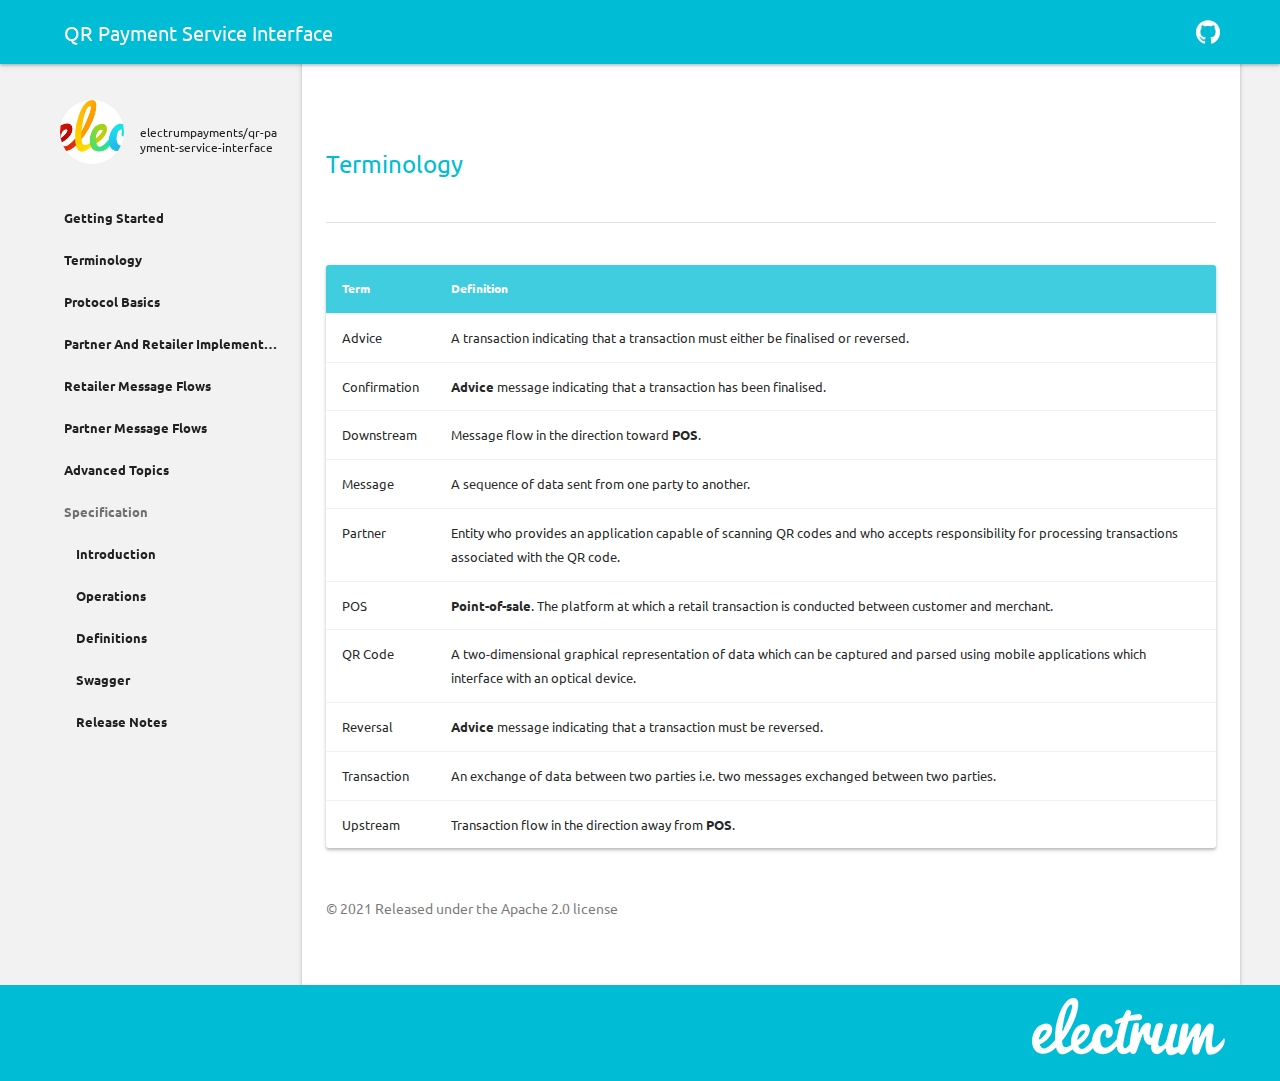
<file: terminology/index.html>
<!DOCTYPE html>
  
  
  
  
   <html class="no-js"> 

  <head lang="en-us">
    <meta charset="utf-8">
    <meta name="viewport" content="width=device-width,user-scalable=no,initial-scale=1,maximum-scale=1">
    <title>Terminology - QR Payment Service Interface</title>
    <meta name="generator" content="Hugo 0.29" />

    
    <link rel="canonical" href="https://electrumpayments.github.io/qr-payment-service-interface-docs/terminology/">
    

    <meta property="og:url" content="https://electrumpayments.github.io/qr-payment-service-interface-docs/terminology/">
    <meta property="og:title" content="QR Payment Service Interface">
    <meta property="og:image" content="https://electrumpayments.github.io/qr-payment-service-interface-docs/images/logo-square.png">
    <meta name="apple-mobile-web-app-title" content="QR Payment Service Interface">
    <meta name="apple-mobile-web-app-capable" content="yes">
    <meta name="apple-mobile-web-app-status-bar-style" content="black-translucent">

    <link rel="shortcut icon" type="image/x-icon" href="https://electrumpayments.github.io/qr-payment-service-interface-docs/images/favicon.ico">
    <link rel="icon" type="image/x-icon" href="https://electrumpayments.github.io/qr-payment-service-interface-docs/images/favicon.ico">

    <style>
      @font-face {
        font-family: 'Icon';
        src: url('https://electrumpayments.github.io/qr-payment-service-interface-docs/fonts/icon.eot?52m981');
        src: url('https://electrumpayments.github.io/qr-payment-service-interface-docs/fonts/icon.eot?#iefix52m981')
               format('embedded-opentype'),
             url('https://electrumpayments.github.io/qr-payment-service-interface-docs/fonts/icon.woff?52m981')
               format('woff'),
             url('https://electrumpayments.github.io/qr-payment-service-interface-docs/fonts/icon.ttf?52m981')
               format('truetype'),
             url('https://electrumpayments.github.io/qr-payment-service-interface-docs/fonts/icon.svg?52m981#icon')
               format('svg');
        font-weight: normal;
        font-style: normal;
      }
    </style>

    <link rel="stylesheet" href="https://electrumpayments.github.io/qr-payment-service-interface-docs/stylesheets/highlight/highlight.css">
    <link rel="stylesheet" href="https://electrumpayments.github.io/qr-payment-service-interface-docs/stylesheets/application.css">
    <link rel="stylesheet" href="https://electrumpayments.github.io/qr-payment-service-interface-docs/stylesheets/palettes.css">

    
    
    
    <link rel="stylesheet" href="//fonts.googleapis.com/css?family=Ubuntu:400,700|Ubuntu%2bMono">
    <style>
      body, input {
        font-family: 'Ubuntu', Helvetica, Arial, sans-serif;
      }
      pre, code {
        font-family: 'Ubuntu Mono', 'Courier New', 'Courier', monospace;
      }
    </style>

    
    <script src="https://electrumpayments.github.io/qr-payment-service-interface-docs/javascripts/modernizr.js"></script>

    

  </head>
  <body class="palette-primary-cyan palette-accent-orange">



	
	


<div class="backdrop">
	<div class="backdrop-paper"></div>
</div>

<input class="toggle" type="checkbox" id="toggle-drawer">
<input class="toggle" type="checkbox" id="toggle-search">
<label class="toggle-button overlay" for="toggle-drawer"></label>

<header class="header">
	<nav aria-label="Header">
  <div class="bar default">
    <div class="button button-menu" role="button" aria-label="Menu">
      <label class="toggle-button icon icon-menu" for="toggle-drawer">
        <span></span>
      </label>
    </div>
    <div class="stretch">
      <div class="title">
        QR Payment Service Interface
      </div>
    </div>

    

    
    <div class="button button-github" role="button" aria-label="GitHub">
      <a href="https://github.com/electrumpayments" title="@electrumpayments on GitHub" target="_blank" class="toggle-button icon icon-github"></a>
    </div>
    

    
  </div>
  <div class="bar search">
    <div class="button button-close" role="button" aria-label="Close">
      <label class="toggle-button icon icon-back" for="toggle-search"></label>
    </div>
    <div class="stretch">
      <div class="field">
        <input class="query" type="text" placeholder="Search" autocapitalize="off" autocorrect="off" autocomplete="off" spellcheck>
      </div>
    </div>
    <div class="button button-reset" role="button" aria-label="Search">
      <button class="toggle-button icon icon-close" id="reset-search"></button>
    </div>
  </div>
</nav>

</header>

<main class="main">
	<div class="drawer">
		<nav aria-label="Navigation">
  <a href="https://github.com/electrumpayments/qr-payment-service-interface" class="project">
    <div class="banner">
      
        <div class="logo">
          <img src="https://electrumpayments.github.io/qr-payment-service-interface-docs/images/logo-square.png">
        </div>
      
      <div class="name">
        
          <br>
          electrumpayments/qr-payment-service-interface
        
      </div>
    </div>
  </a>

  <div class="scrollable">
    <div class="wrapper">
      <div class="toc">
        
        <ul>
          




<li>
  
    



<a  title="Getting Started" href="https://electrumpayments.github.io/qr-payment-service-interface-docs/getting-started/">
	
	Getting Started
</a>



  
</li>



<li>
  
    



<a  title="Terminology" href="https://electrumpayments.github.io/qr-payment-service-interface-docs/terminology/">
	
	Terminology
</a>



  
</li>



<li>
  
    



<a  title="Protocol Basics" href="https://electrumpayments.github.io/qr-payment-service-interface-docs/protocol-basics/">
	
	Protocol Basics
</a>



  
</li>



<li>
  
    



<a  title="Partner And Retailer Implementations" href="https://electrumpayments.github.io/qr-payment-service-interface-docs/partner-vs-retailer-implementations/">
	
	Partner And Retailer Implementations
</a>



  
</li>



<li>
  
    



<a  title="Retailer Message Flows" href="https://electrumpayments.github.io/qr-payment-service-interface-docs/retailer-message-flows/">
	
	Retailer Message Flows
</a>



  
</li>



<li>
  
    



<a  title="Partner Message Flows" href="https://electrumpayments.github.io/qr-payment-service-interface-docs/partner-message-flows/">
	
	Partner Message Flows
</a>



  
</li>



<li>
  
    



<a  title="Advanced Topics" href="https://electrumpayments.github.io/qr-payment-service-interface-docs/advanced-topics/">
	
	Advanced Topics
</a>



  
</li>



<li>
  
  <span class="section">Specification</span>
    <ul>
      
        
        



<a  title="Introduction" href="https://electrumpayments.github.io/qr-payment-service-interface-docs/specification/introduction/">
	
	Introduction
</a>



      
        
        



<a  title="Operations" href="https://electrumpayments.github.io/qr-payment-service-interface-docs/specification/operations/">
	
	Operations
</a>



      
        
        



<a  title="Definitions" href="https://electrumpayments.github.io/qr-payment-service-interface-docs/specification/definitions/">
	
	Definitions
</a>



      
        
        



<a  title="Swagger" href="https://electrumpayments.github.io/qr-payment-service-interface-docs/specification/swagger/">
	
	Swagger
</a>



      
        
        



<a  title="Release Notes" href="https://electrumpayments.github.io/qr-payment-service-interface-docs/specification/release-notes/">
	
	Release Notes
</a>



      
    </ul>
  
</li>


        </ul>
        
      </div>
    </div>
  </div>
</nav>

	</div>

	<article class="article">
		<div class="wrapper">
			<h1>Terminology </h1>

			<table>
<thead>
<tr>
<th>Term</th>
<th>Definition</th>
</tr>
</thead>

<tbody>
<tr>
<td>Advice</td>
<td>A transaction indicating that a transaction must either be finalised or reversed.</td>
</tr>

<tr>
<td>Confirmation</td>
<td><strong>Advice</strong> message indicating that a transaction has been finalised.</td>
</tr>

<tr>
<td>Downstream</td>
<td>Message flow in the direction toward <strong>POS</strong>.</td>
</tr>

<tr>
<td>Message</td>
<td>A sequence of data sent from one party to another.</td>
</tr>

<tr>
<td>Partner</td>
<td>Entity who provides an application capable of scanning QR codes and who accepts responsibility for processing transactions associated with the QR code.</td>
</tr>

<tr>
<td>POS</td>
<td><strong>Point-of-sale</strong>. The platform at which a retail transaction is conducted between customer and merchant.</td>
</tr>

<tr>
<td>QR Code</td>
<td>A two-dimensional graphical representation of data which can be captured and parsed using mobile applications which interface with an optical device.</td>
</tr>

<tr>
<td>Reversal</td>
<td><strong>Advice</strong> message indicating that a transaction must be reversed.</td>
</tr>

<tr>
<td>Transaction</td>
<td>An exchange of data between two parties i.e. two messages exchanged between two parties.</td>
</tr>

<tr>
<td>Upstream</td>
<td>Transaction flow in the direction away from <strong>POS</strong>.</td>
</tr>
</tbody>
</table>


			<aside class="copyright" role="note">
				
				&copy; 2021 Released under the Apache 2.0 license
				
			</aside>

			<footer class="footer">
				<nav class="pagination" aria-label="Footer">
  <div >
    <img src="https://electrumpayments.github.io/qr-payment-service-interface-docs/images/logo-small-white.png" align="right"/>
  </div>
</nav>

			</footer>
		</div>
	</article>

	<div class="results" role="status" aria-live="polite">
		<div class="scrollable">
			<div class="wrapper">
				<div class="meta"></div>
				<div class="list"></div>
			</div>
		</div>
	</div>
</main>

    <script>
    
      var base_url = 'https:\/\/electrumpayments.github.io\/qr-payment-service-interface-docs\/';
      var repo_id  = 'electrumpayments\/qr-payment-service-interface';
    
    </script>

    <script src="https://electrumpayments.github.io/qr-payment-service-interface-docs/javascripts/application.js"></script>
    

    <script>
      /* Add headers to scrollspy */
      var headers   = document.getElementsByTagName("h2");
      var scrollspy = document.getElementById('scrollspy');

      if(headers.length > 0) {
        for(var i = 0; i < headers.length; i++) {
          var li = document.createElement("li");
          li.setAttribute("class", "anchor");

          var a  = document.createElement("a");
          a.setAttribute("href", "#" + headers[i].id);
          a.setAttribute("title", headers[i].innerHTML);
          a.innerHTML = headers[i].innerHTML;
          
          li.appendChild(a)
          scrollspy.appendChild(li);
        }
      } else {
        scrollspy.parentElement.removeChild(scrollspy)
      }
      

      /* Add permanent link next to the headers */
      var headers = document.querySelectorAll("h1, h2, h3, h4, h5, h6");

      for(var i = 0; i < headers.length; i++) {
          var a = document.createElement("a");
          a.setAttribute("class", "headerlink");
          a.setAttribute("href", "#" + headers[i].id);
          a.setAttribute("title", "Permanent link")
          a.innerHTML = "#";
          headers[i].appendChild(a);
      }
    </script>

    

    <script src="//gohugo.io/js/highlight.pack.js"></script>
    <script>hljs.initHighlightingOnLoad();</script>
  </body>
</html>
</file>
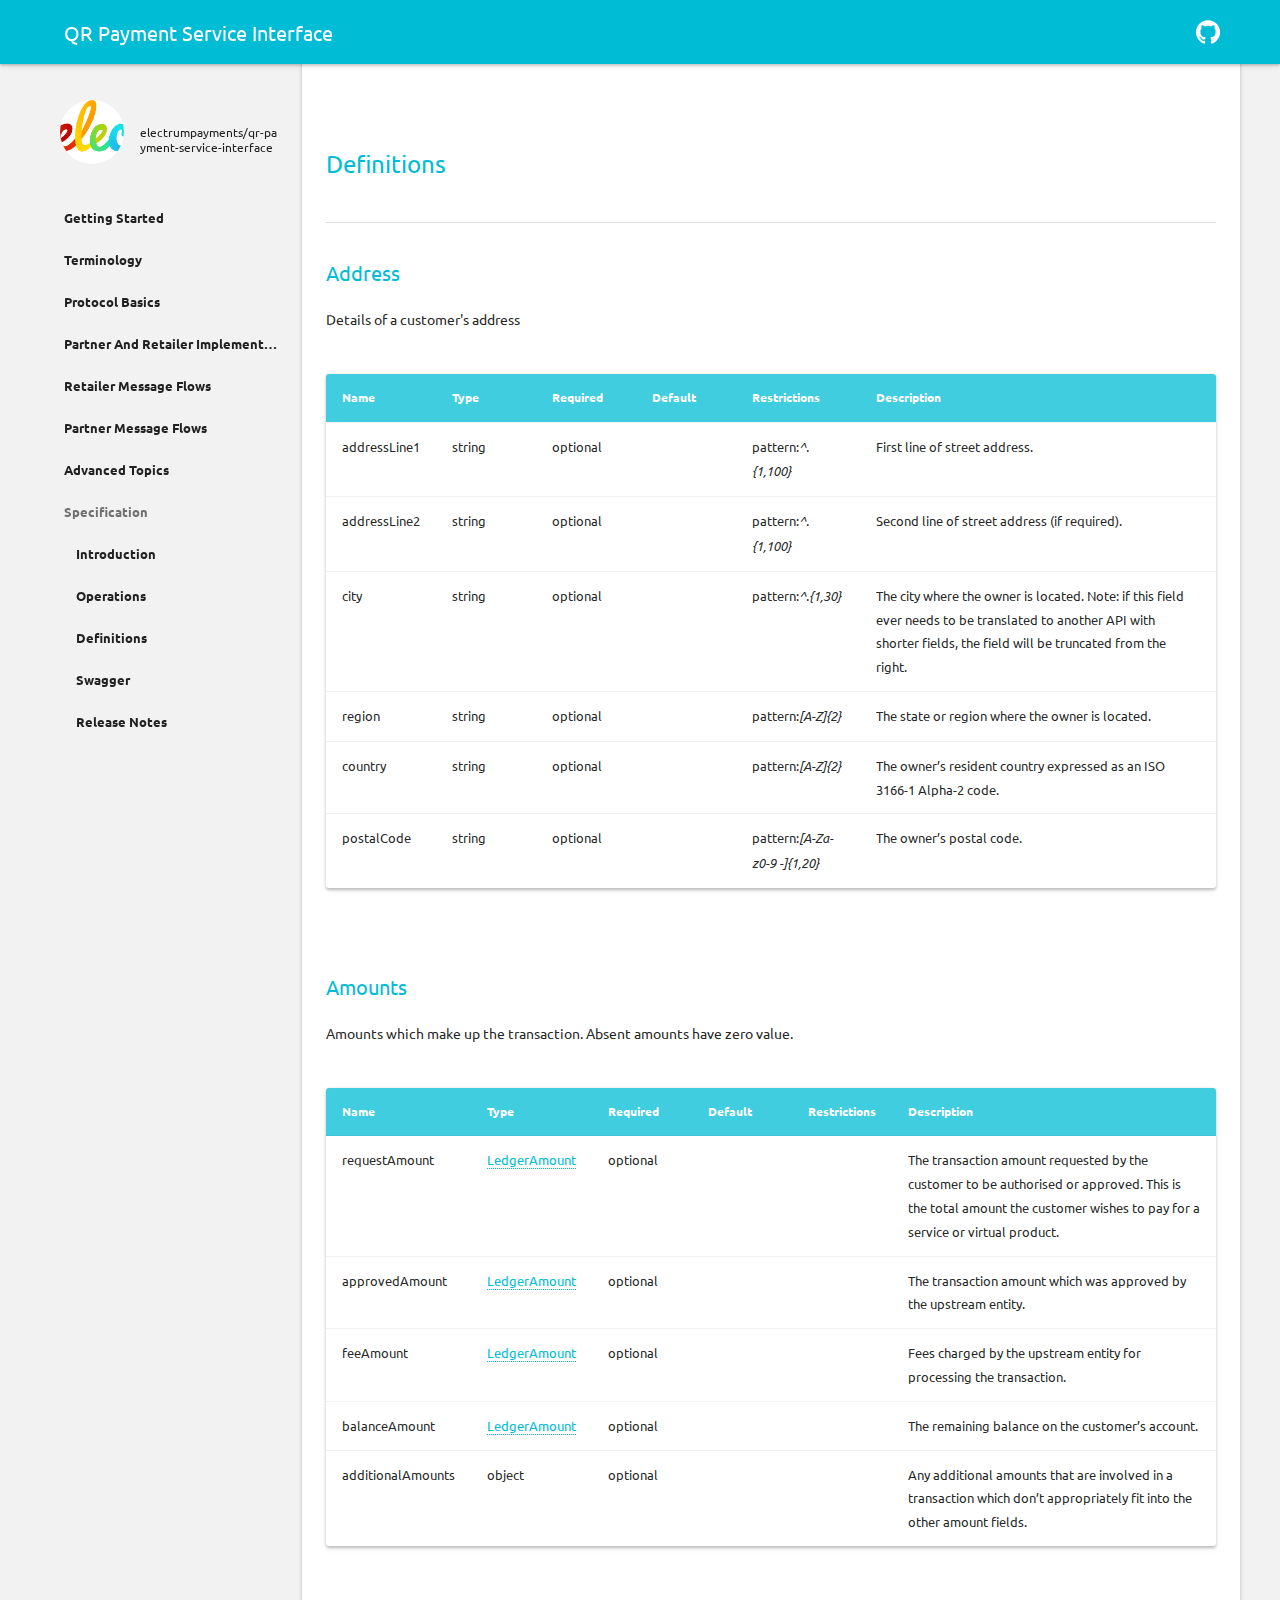
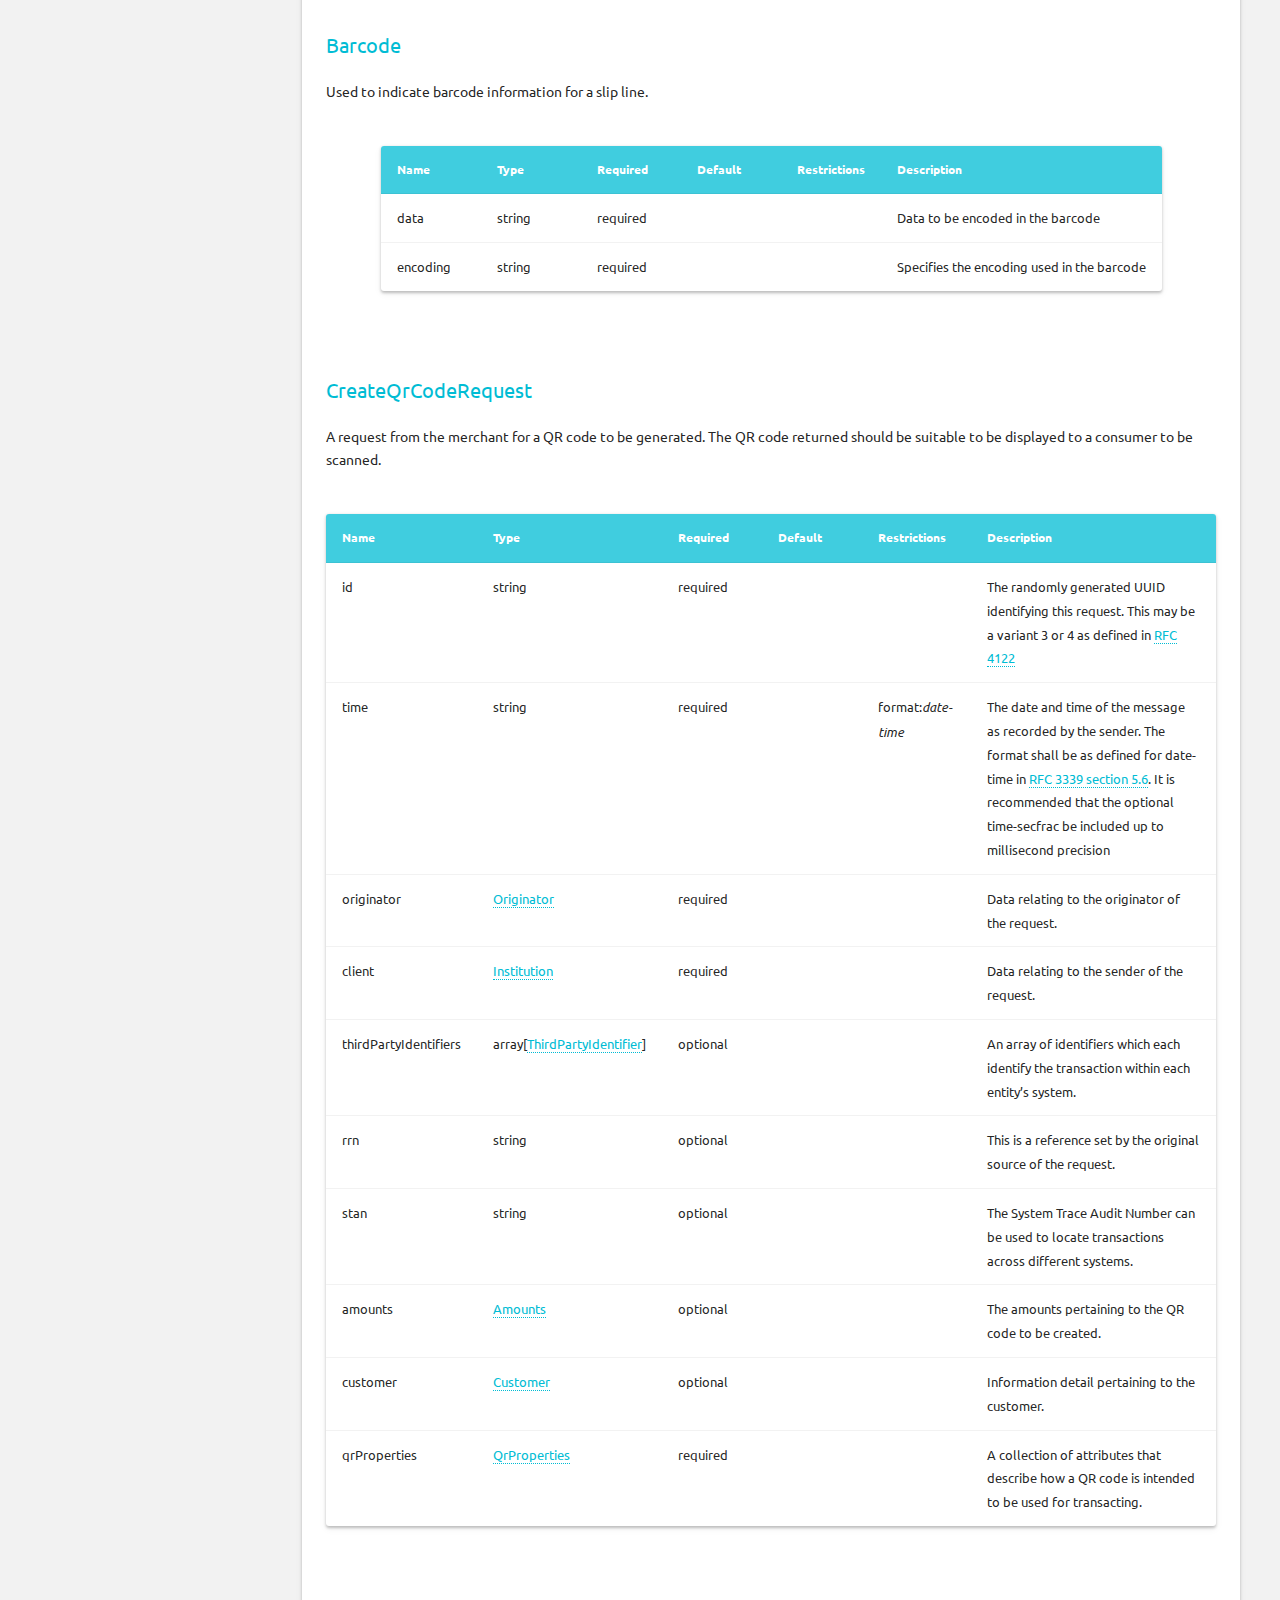
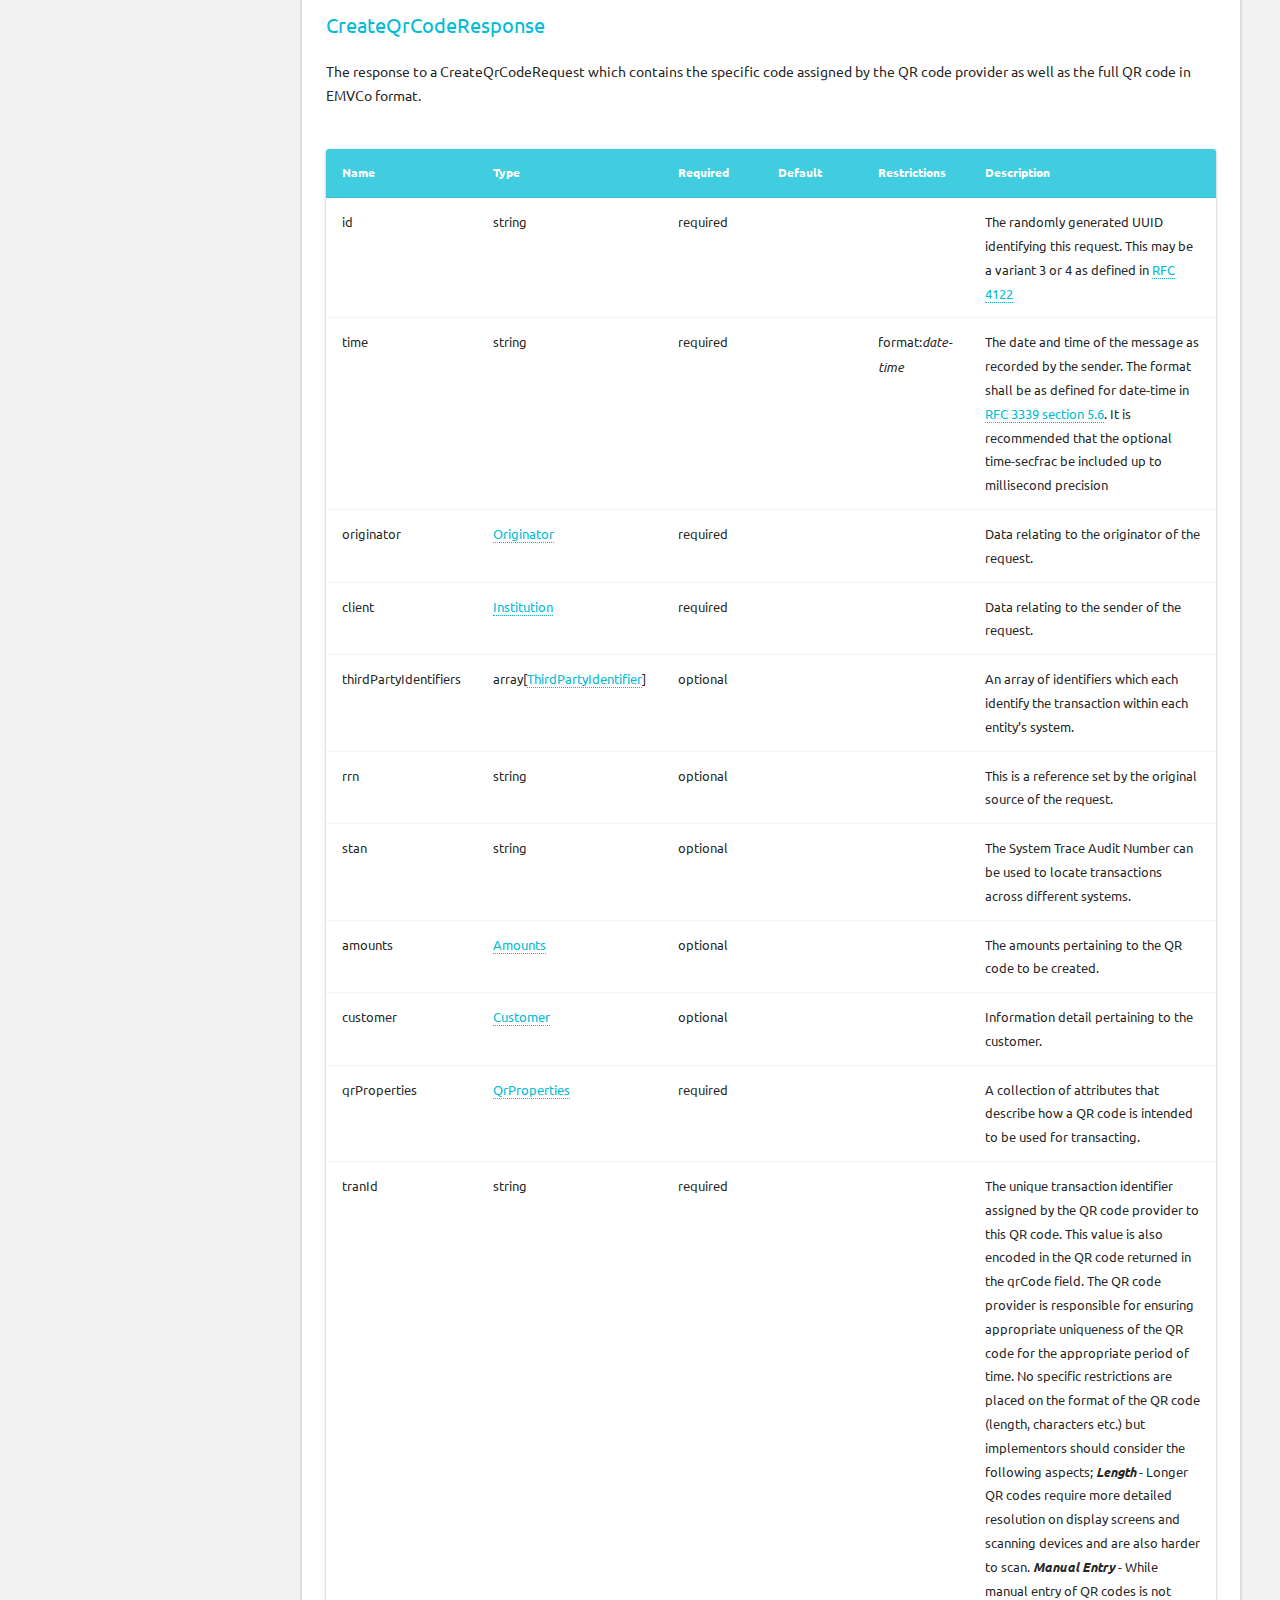
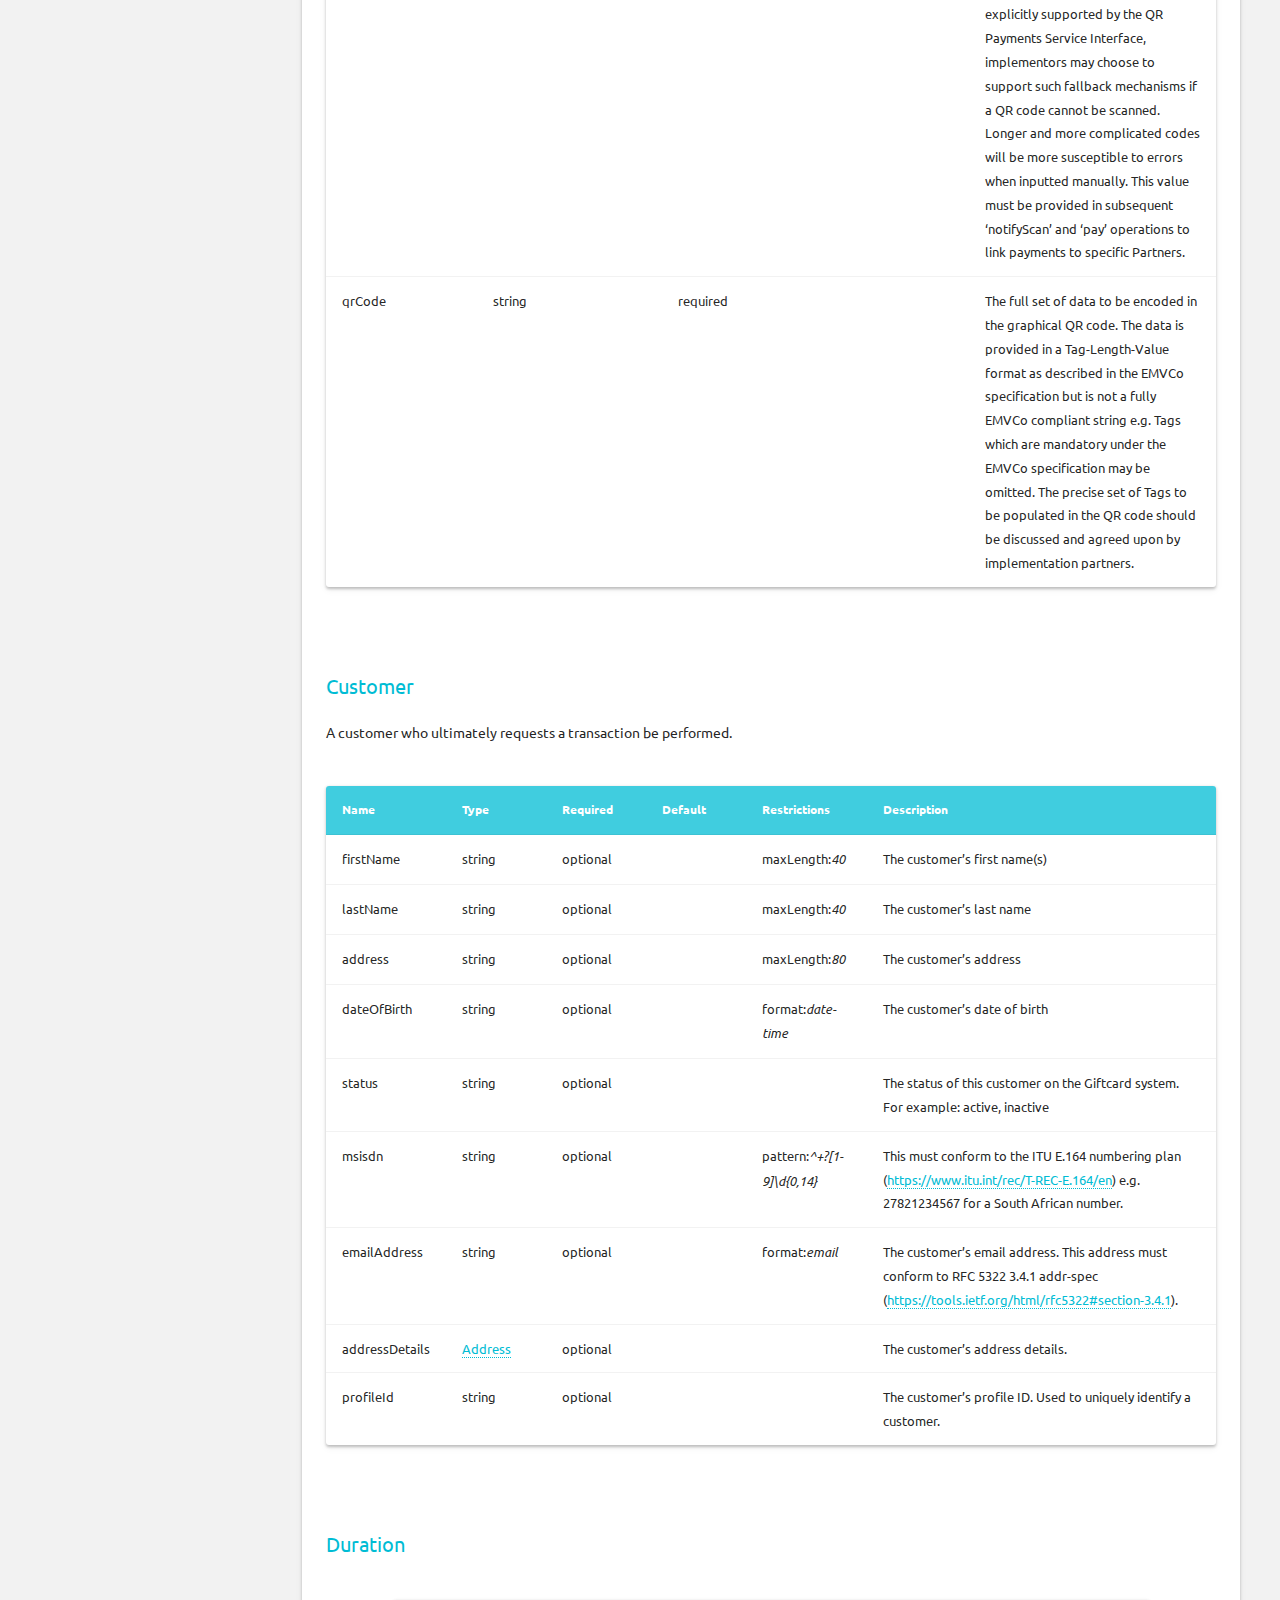
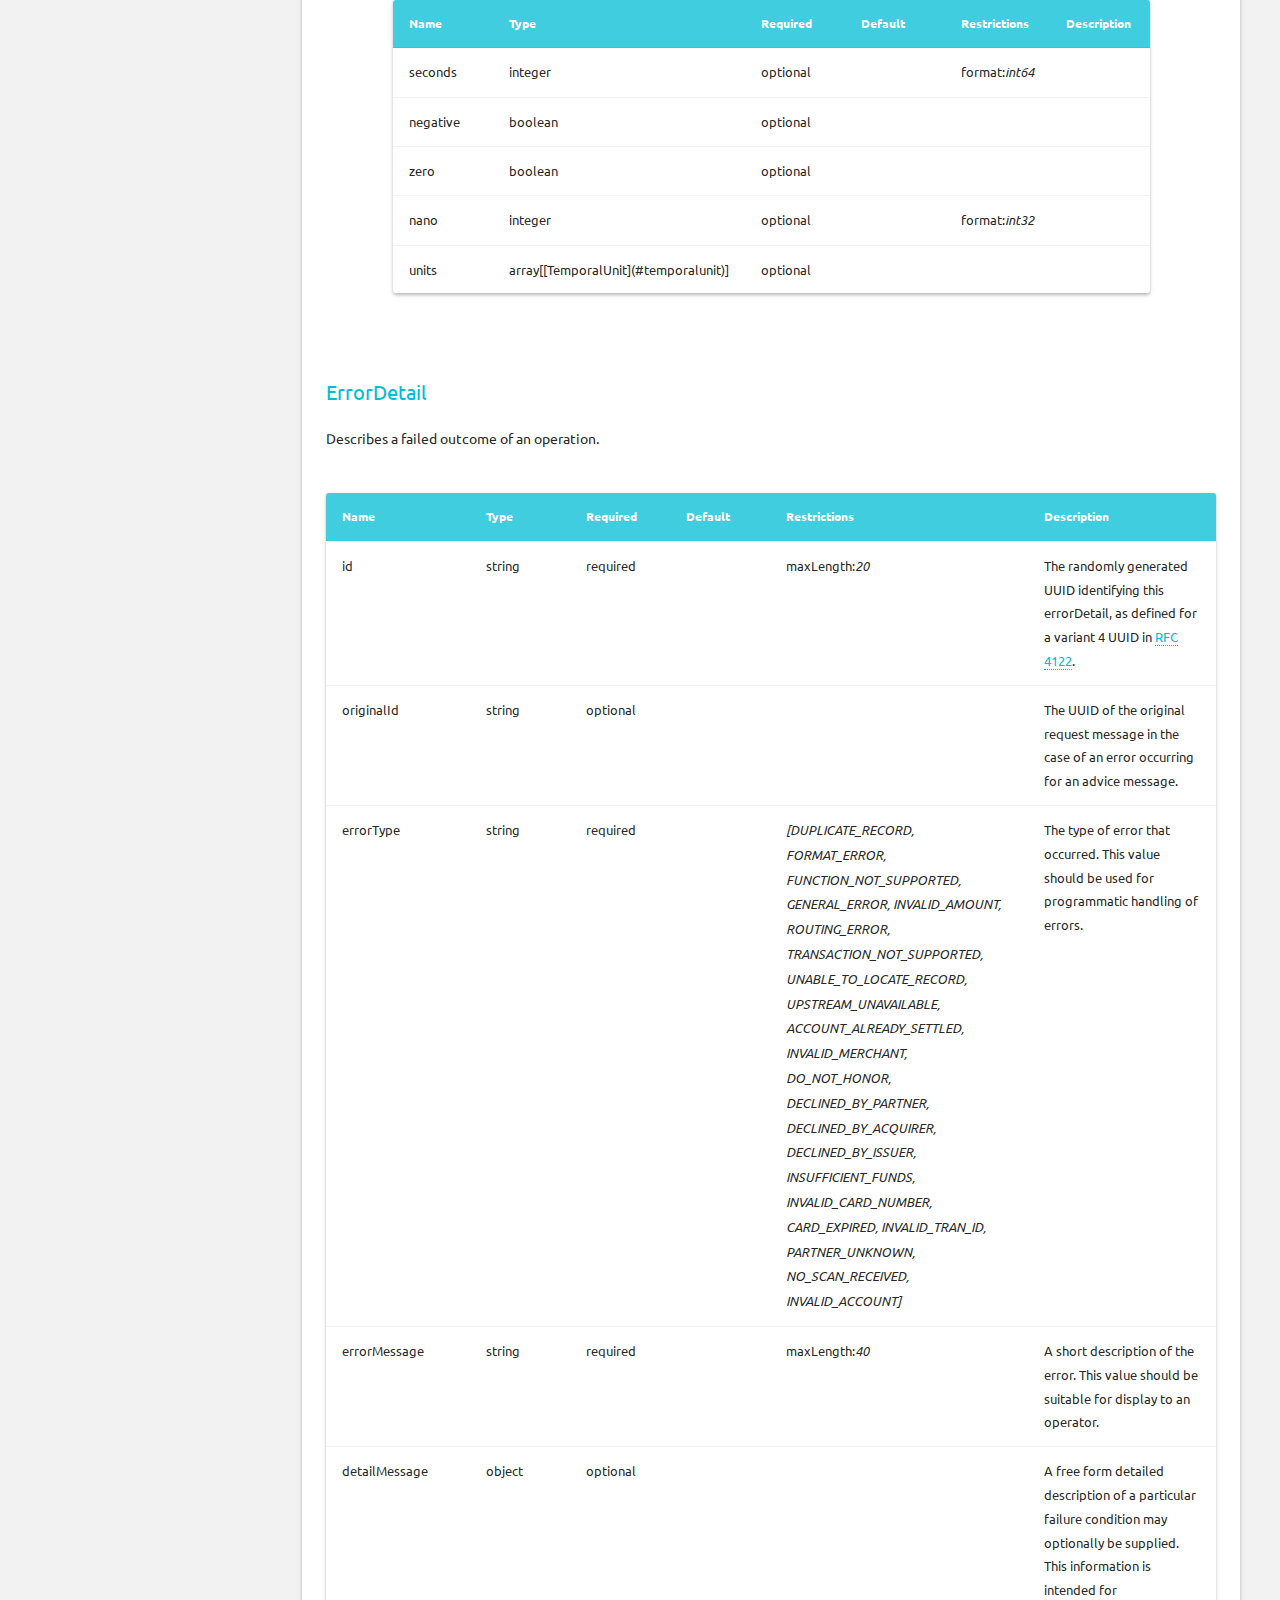
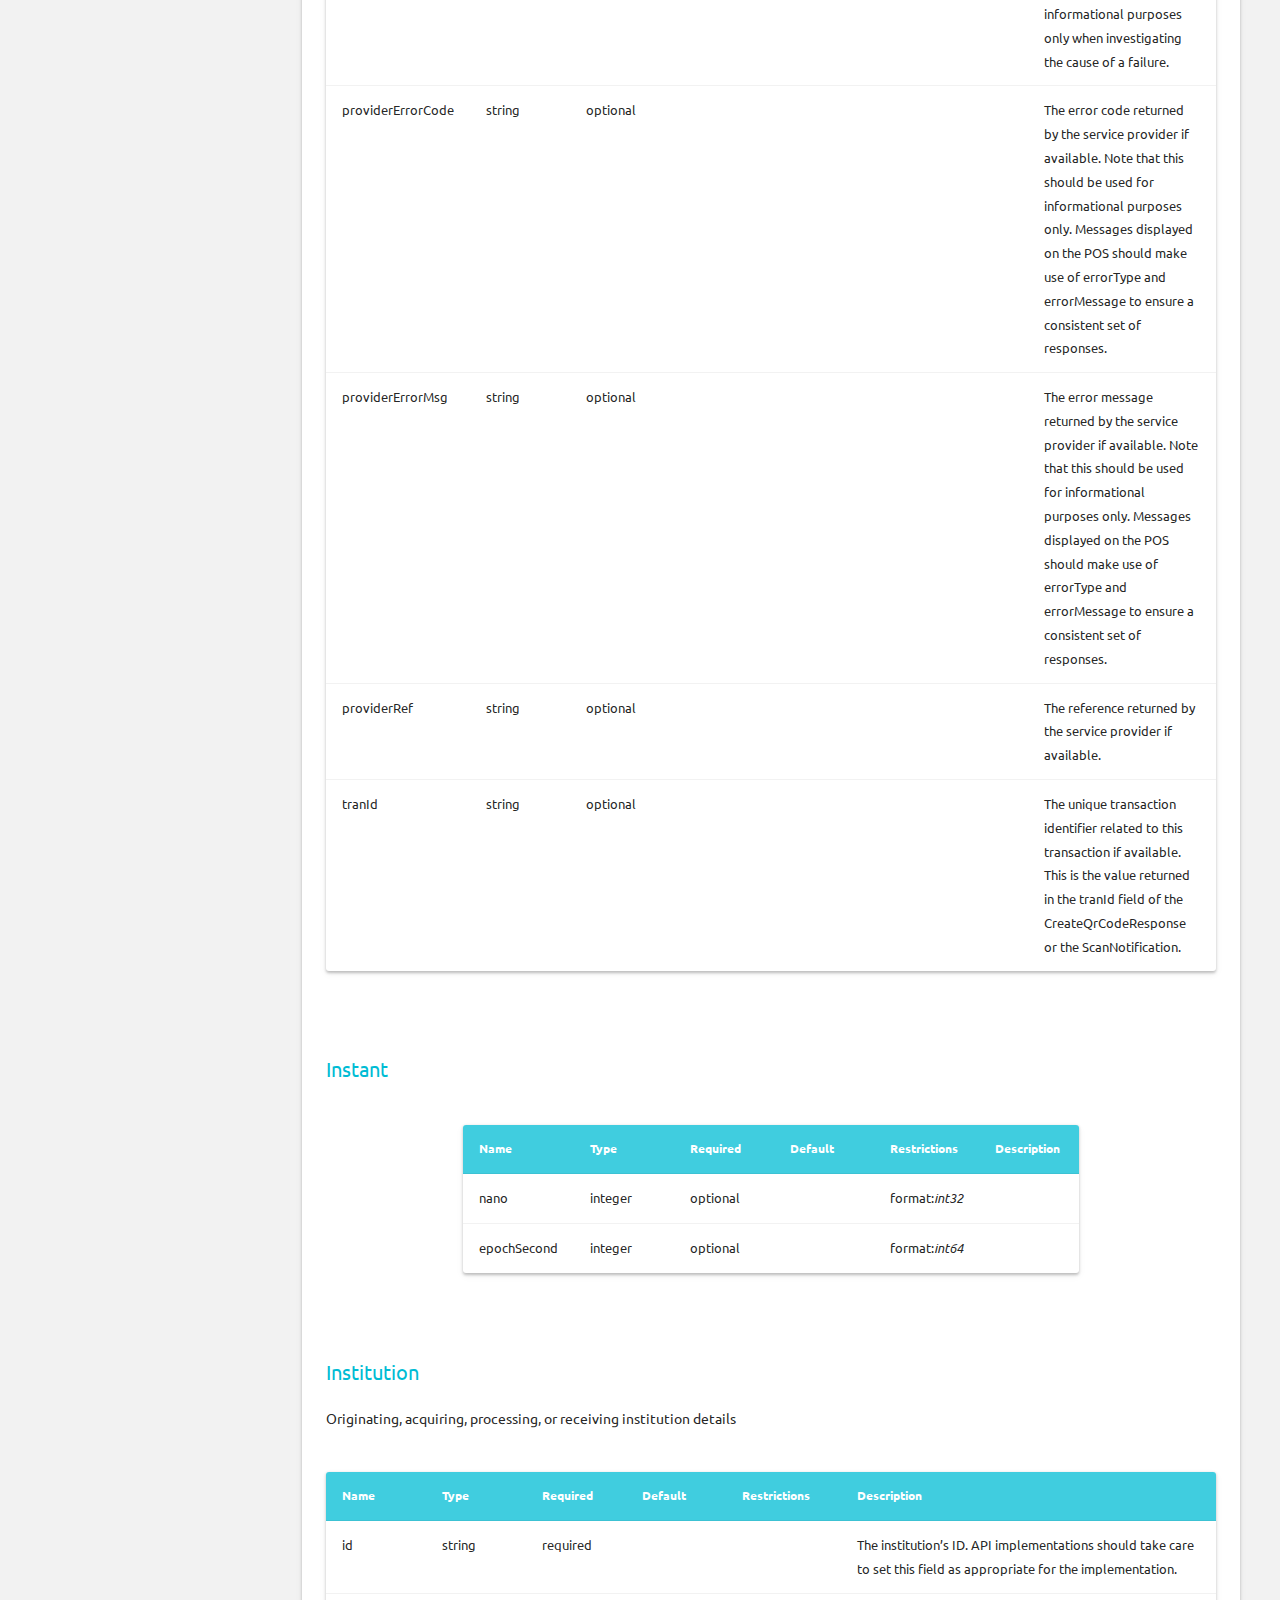
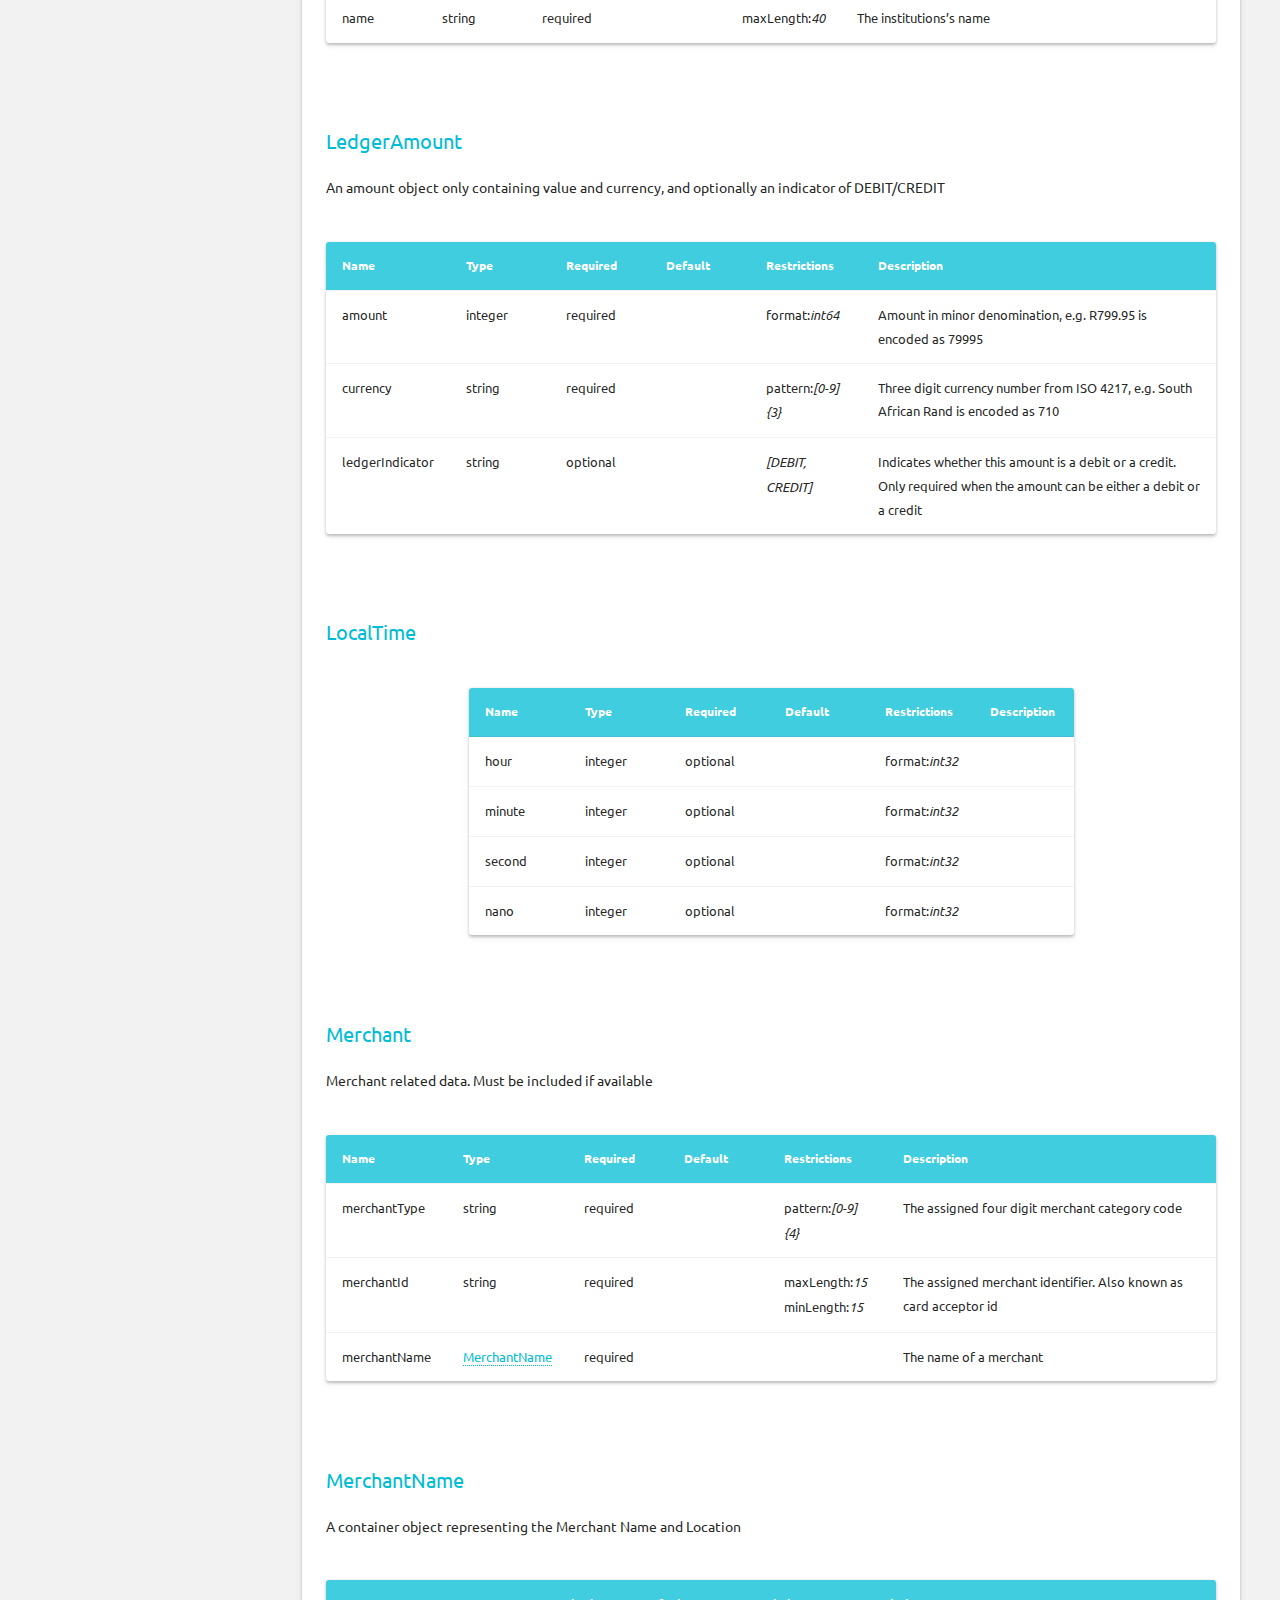
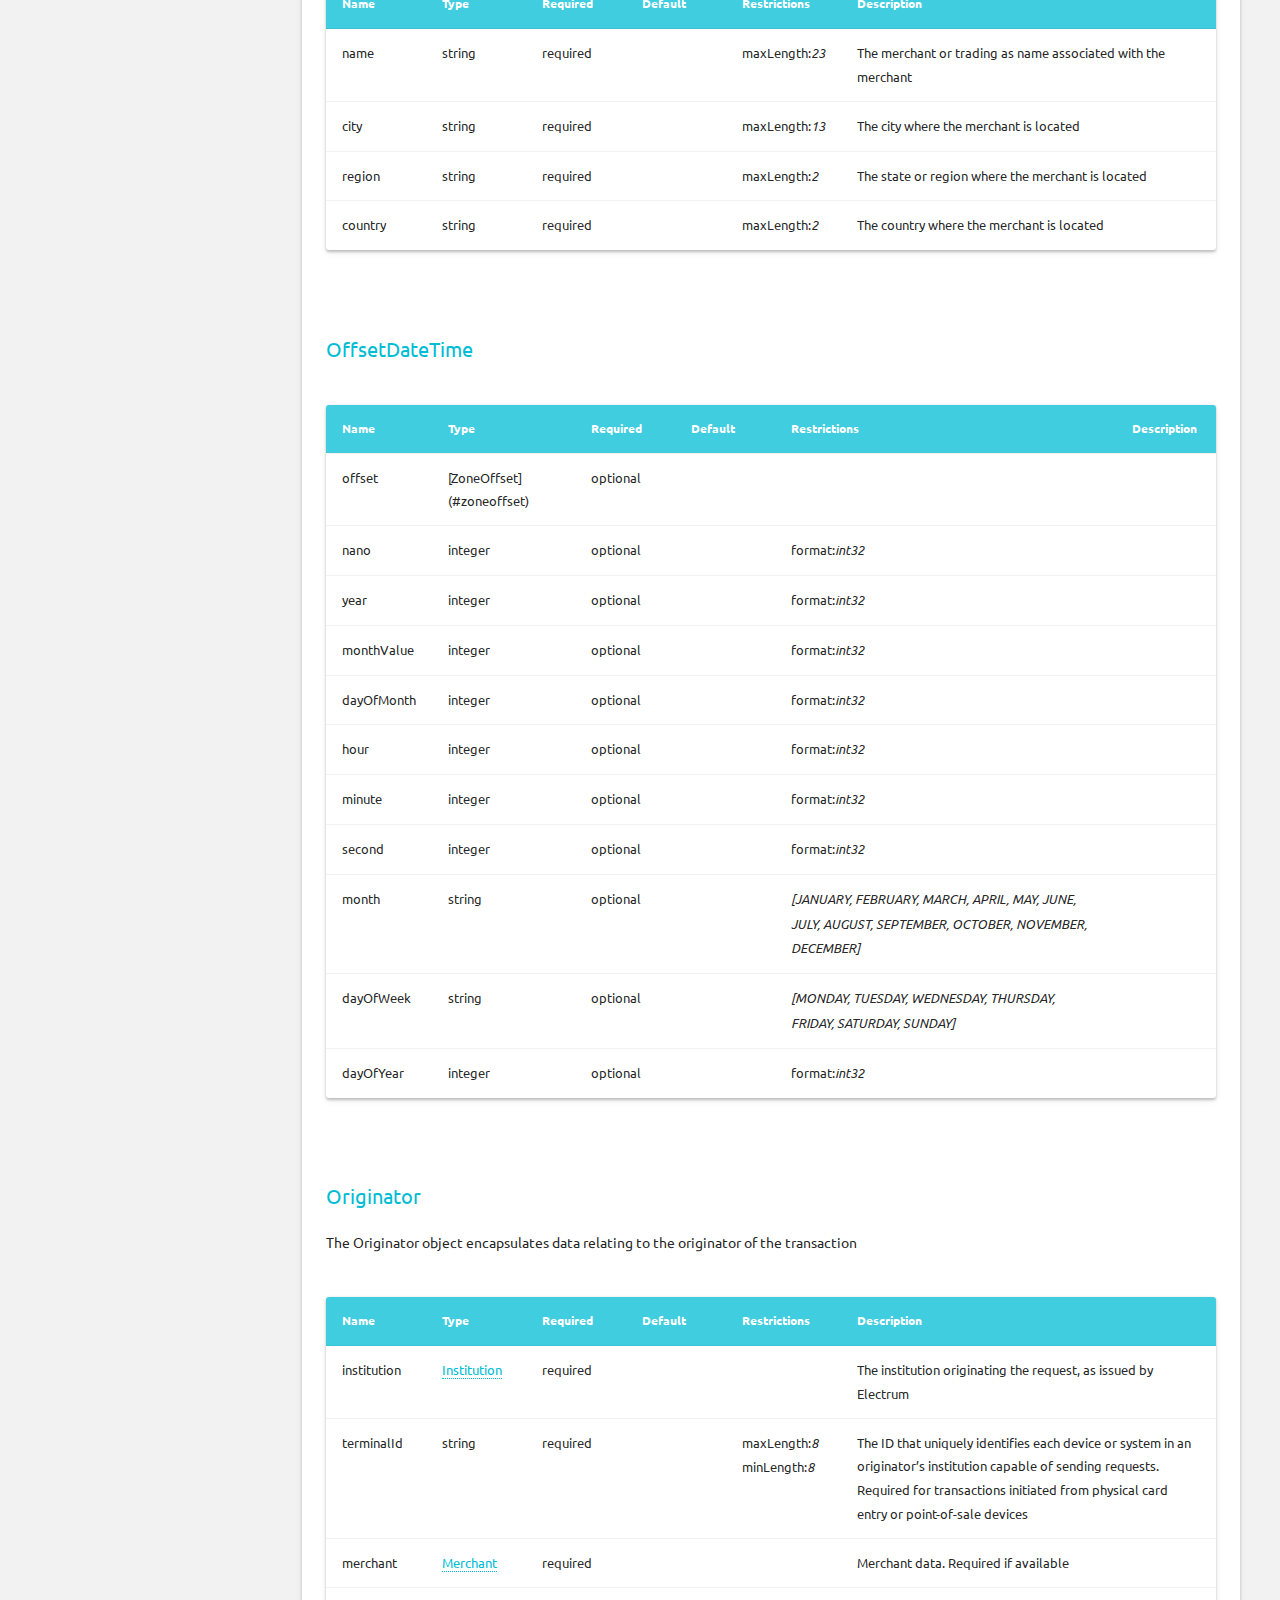
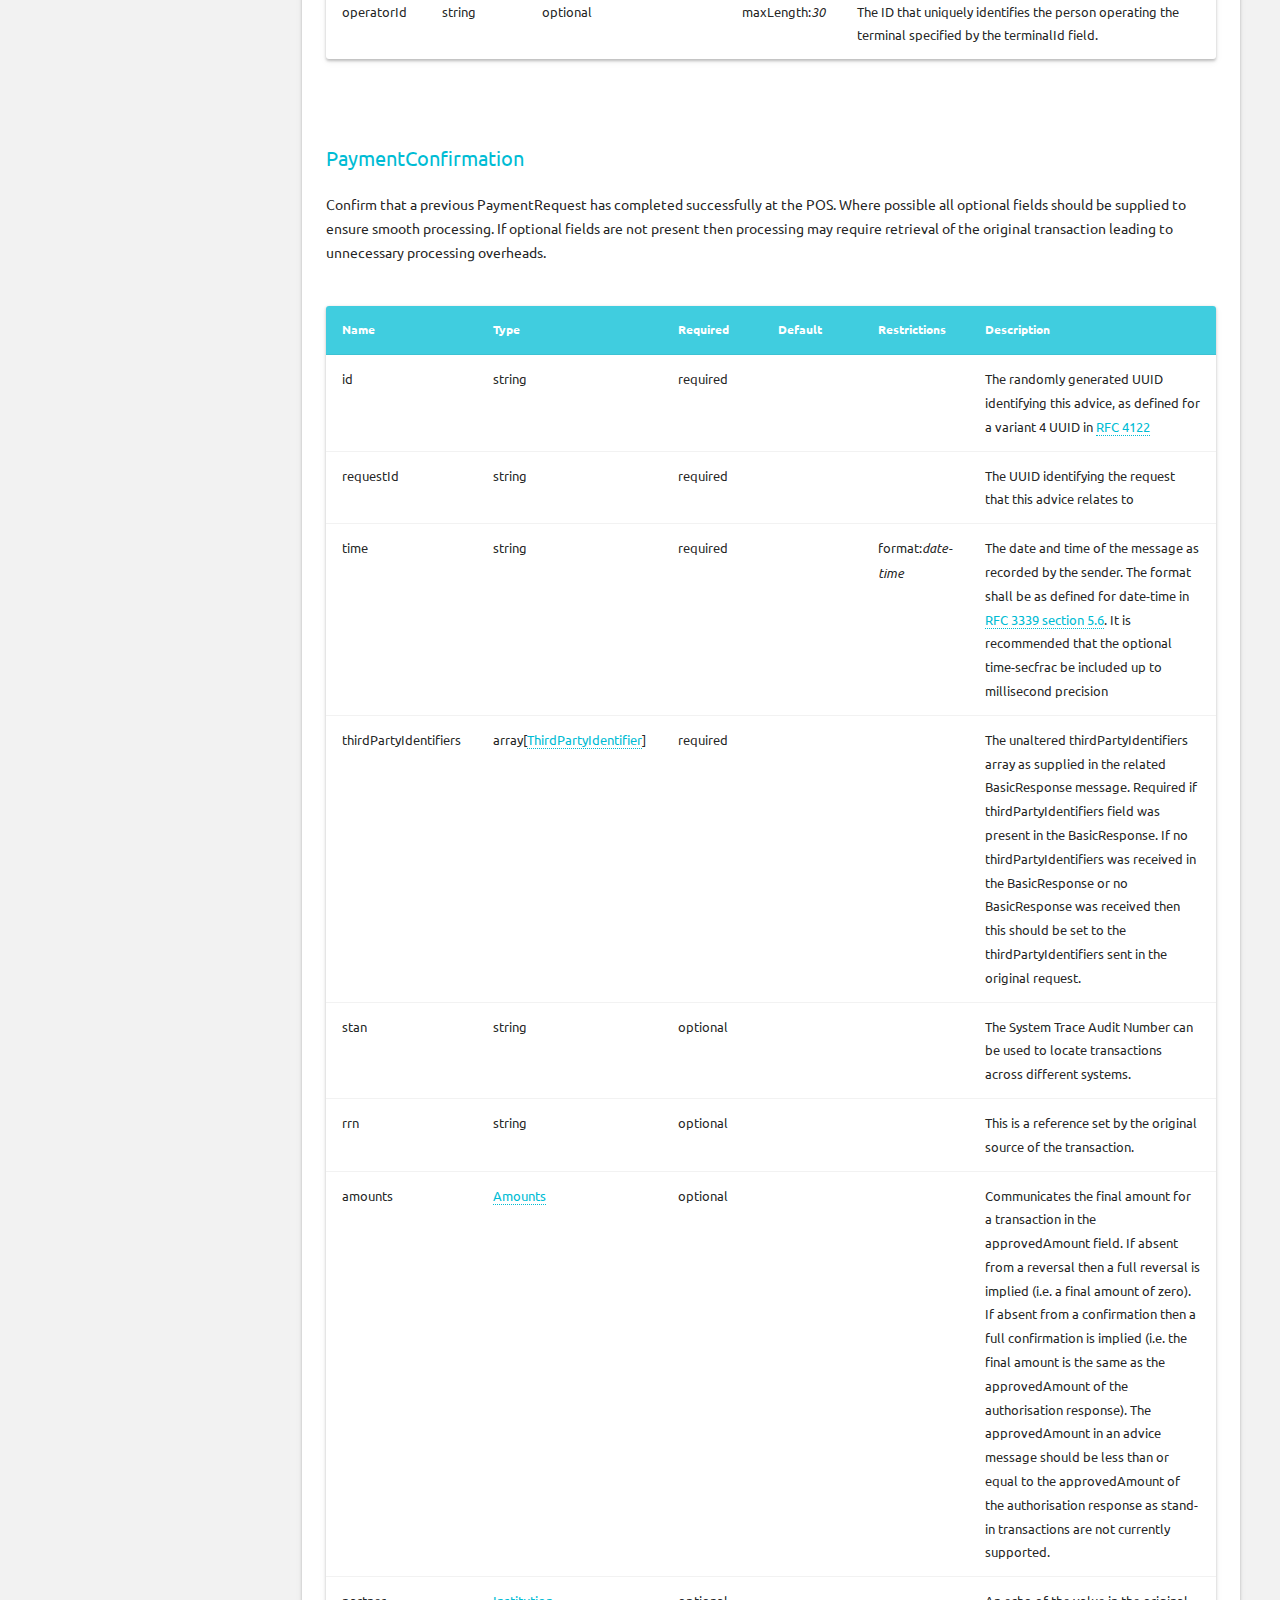
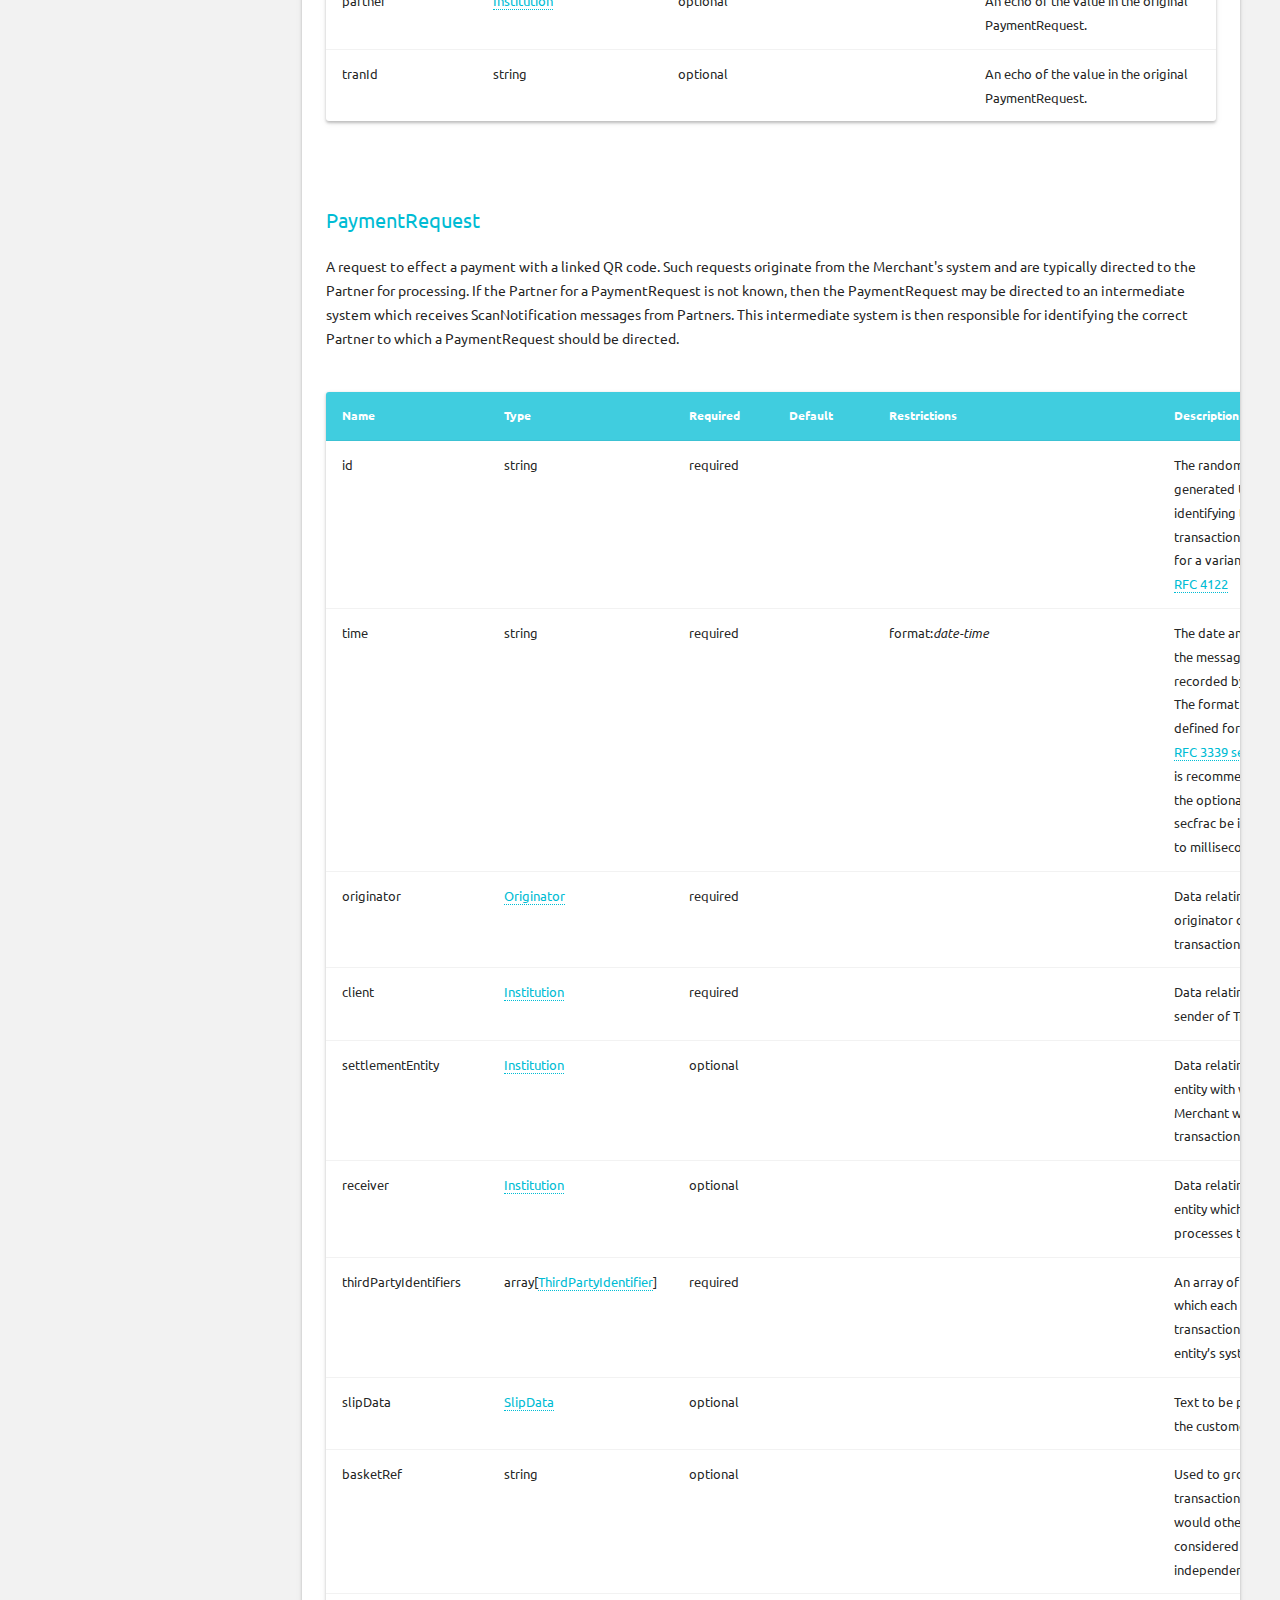
<file: specification/definitions/index.html>
<!DOCTYPE html>
  
  
  
  
   <html class="no-js"> 

  <head lang="en-us">
    <meta charset="utf-8">
    <meta name="viewport" content="width=device-width,user-scalable=no,initial-scale=1,maximum-scale=1">
    <title>Definitions - QR Payment Service Interface</title>
    <meta name="generator" content="Hugo 0.29" />

    
    <link rel="canonical" href="https://electrumpayments.github.io/qr-payment-service-interface-docs/specification/definitions/">
    

    <meta property="og:url" content="https://electrumpayments.github.io/qr-payment-service-interface-docs/specification/definitions/">
    <meta property="og:title" content="QR Payment Service Interface">
    <meta property="og:image" content="https://electrumpayments.github.io/qr-payment-service-interface-docs/images/logo-square.png">
    <meta name="apple-mobile-web-app-title" content="QR Payment Service Interface">
    <meta name="apple-mobile-web-app-capable" content="yes">
    <meta name="apple-mobile-web-app-status-bar-style" content="black-translucent">

    <link rel="shortcut icon" type="image/x-icon" href="https://electrumpayments.github.io/qr-payment-service-interface-docs/images/favicon.ico">
    <link rel="icon" type="image/x-icon" href="https://electrumpayments.github.io/qr-payment-service-interface-docs/images/favicon.ico">

    <style>
      @font-face {
        font-family: 'Icon';
        src: url('https://electrumpayments.github.io/qr-payment-service-interface-docs/fonts/icon.eot?52m981');
        src: url('https://electrumpayments.github.io/qr-payment-service-interface-docs/fonts/icon.eot?#iefix52m981')
               format('embedded-opentype'),
             url('https://electrumpayments.github.io/qr-payment-service-interface-docs/fonts/icon.woff?52m981')
               format('woff'),
             url('https://electrumpayments.github.io/qr-payment-service-interface-docs/fonts/icon.ttf?52m981')
               format('truetype'),
             url('https://electrumpayments.github.io/qr-payment-service-interface-docs/fonts/icon.svg?52m981#icon')
               format('svg');
        font-weight: normal;
        font-style: normal;
      }
    </style>

    <link rel="stylesheet" href="https://electrumpayments.github.io/qr-payment-service-interface-docs/stylesheets/highlight/highlight.css">
    <link rel="stylesheet" href="https://electrumpayments.github.io/qr-payment-service-interface-docs/stylesheets/application.css">
    <link rel="stylesheet" href="https://electrumpayments.github.io/qr-payment-service-interface-docs/stylesheets/palettes.css">

    
    
    
    <link rel="stylesheet" href="//fonts.googleapis.com/css?family=Ubuntu:400,700|Ubuntu%2bMono">
    <style>
      body, input {
        font-family: 'Ubuntu', Helvetica, Arial, sans-serif;
      }
      pre, code {
        font-family: 'Ubuntu Mono', 'Courier New', 'Courier', monospace;
      }
    </style>

    
    <script src="https://electrumpayments.github.io/qr-payment-service-interface-docs/javascripts/modernizr.js"></script>

    

  </head>
  <body class="palette-primary-cyan palette-accent-orange">



	
	


<div class="backdrop">
	<div class="backdrop-paper"></div>
</div>

<input class="toggle" type="checkbox" id="toggle-drawer">
<input class="toggle" type="checkbox" id="toggle-search">
<label class="toggle-button overlay" for="toggle-drawer"></label>

<header class="header">
	<nav aria-label="Header">
  <div class="bar default">
    <div class="button button-menu" role="button" aria-label="Menu">
      <label class="toggle-button icon icon-menu" for="toggle-drawer">
        <span></span>
      </label>
    </div>
    <div class="stretch">
      <div class="title">
        QR Payment Service Interface
      </div>
    </div>

    

    
    <div class="button button-github" role="button" aria-label="GitHub">
      <a href="https://github.com/electrumpayments" title="@electrumpayments on GitHub" target="_blank" class="toggle-button icon icon-github"></a>
    </div>
    

    
  </div>
  <div class="bar search">
    <div class="button button-close" role="button" aria-label="Close">
      <label class="toggle-button icon icon-back" for="toggle-search"></label>
    </div>
    <div class="stretch">
      <div class="field">
        <input class="query" type="text" placeholder="Search" autocapitalize="off" autocorrect="off" autocomplete="off" spellcheck>
      </div>
    </div>
    <div class="button button-reset" role="button" aria-label="Search">
      <button class="toggle-button icon icon-close" id="reset-search"></button>
    </div>
  </div>
</nav>

</header>

<main class="main">
	<div class="drawer">
		<nav aria-label="Navigation">
  <a href="https://github.com/electrumpayments/qr-payment-service-interface" class="project">
    <div class="banner">
      
        <div class="logo">
          <img src="https://electrumpayments.github.io/qr-payment-service-interface-docs/images/logo-square.png">
        </div>
      
      <div class="name">
        
          <br>
          electrumpayments/qr-payment-service-interface
        
      </div>
    </div>
  </a>

  <div class="scrollable">
    <div class="wrapper">
      <div class="toc">
        
        <ul>
          




<li>
  
    



<a  title="Getting Started" href="https://electrumpayments.github.io/qr-payment-service-interface-docs/getting-started/">
	
	Getting Started
</a>



  
</li>



<li>
  
    



<a  title="Terminology" href="https://electrumpayments.github.io/qr-payment-service-interface-docs/terminology/">
	
	Terminology
</a>



  
</li>



<li>
  
    



<a  title="Protocol Basics" href="https://electrumpayments.github.io/qr-payment-service-interface-docs/protocol-basics/">
	
	Protocol Basics
</a>



  
</li>



<li>
  
    



<a  title="Partner And Retailer Implementations" href="https://electrumpayments.github.io/qr-payment-service-interface-docs/partner-vs-retailer-implementations/">
	
	Partner And Retailer Implementations
</a>



  
</li>



<li>
  
    



<a  title="Retailer Message Flows" href="https://electrumpayments.github.io/qr-payment-service-interface-docs/retailer-message-flows/">
	
	Retailer Message Flows
</a>



  
</li>



<li>
  
    



<a  title="Partner Message Flows" href="https://electrumpayments.github.io/qr-payment-service-interface-docs/partner-message-flows/">
	
	Partner Message Flows
</a>



  
</li>



<li>
  
    



<a  title="Advanced Topics" href="https://electrumpayments.github.io/qr-payment-service-interface-docs/advanced-topics/">
	
	Advanced Topics
</a>



  
</li>



<li>
  
  <span class="section">Specification</span>
    <ul>
      
        
        



<a  title="Introduction" href="https://electrumpayments.github.io/qr-payment-service-interface-docs/specification/introduction/">
	
	Introduction
</a>



      
        
        



<a  title="Operations" href="https://electrumpayments.github.io/qr-payment-service-interface-docs/specification/operations/">
	
	Operations
</a>



      
        
        



<a  title="Definitions" href="https://electrumpayments.github.io/qr-payment-service-interface-docs/specification/definitions/">
	
	Definitions
</a>



      
        
        



<a  title="Swagger" href="https://electrumpayments.github.io/qr-payment-service-interface-docs/specification/swagger/">
	
	Swagger
</a>



      
        
        



<a  title="Release Notes" href="https://electrumpayments.github.io/qr-payment-service-interface-docs/specification/release-notes/">
	
	Release Notes
</a>



      
    </ul>
  
</li>


        </ul>
        
      </div>
    </div>
  </div>
</nav>

	</div>

	<article class="article">
		<div class="wrapper">
			<h1>Definitions </h1>

			

<h2 id="address">Address</h2>

<p>Details of a customer&#x27;s address
<table border="1">
    <tr>
        <th>Name</th>
        <th>Type</th>
        <th>Required</th>
        <th>Default</th>
        <th>Restrictions</th>
        <th>Description</th>
    </tr>
<tr>
    <td>addressLine1</td>
    <td>string</td>
    <td>optional</td>
    <td></td>
    <td>pattern:<i>^.{1,100}</i><br/></td>
    <td>First line of street address.</td>
</tr>
<tr>
    <td>addressLine2</td>
    <td>string</td>
    <td>optional</td>
    <td></td>
    <td>pattern:<i>^.{1,100}</i><br/></td>
    <td>Second line of street address (if required).</td>
</tr>
<tr>
    <td>city</td>
    <td>string</td>
    <td>optional</td>
    <td></td>
    <td>pattern:<i>^.{1,30}</i><br/></td>
    <td>The city where the owner is located. Note: if this field ever needs to be translated to another API with shorter fields, the field will be truncated from the right.</td>
</tr>
<tr>
    <td>region</td>
    <td>string</td>
    <td>optional</td>
    <td></td>
    <td>pattern:<i>[A-Z]{2}</i><br/></td>
    <td>The state or region where the owner is located.</td>
</tr>
<tr>
    <td>country</td>
    <td>string</td>
    <td>optional</td>
    <td></td>
    <td>pattern:<i>[A-Z]{2}</i><br/></td>
    <td>The owner&rsquo;s resident country expressed as an ISO 3166-1 Alpha-2 code.</td>
</tr>
<tr>
    <td>postalCode</td>
    <td>string</td>
    <td>optional</td>
    <td></td>
    <td>pattern:<i>[A-Za-z0-9 -]{1,20}</i><br/></td>
    <td>The owner&rsquo;s postal code.</td>
</tr></p>

<p></table></p>

<h2 id="amounts">Amounts</h2>

<p>Amounts which make up the transaction. Absent amounts have zero value.
<table border="1">
    <tr>
        <th>Name</th>
        <th>Type</th>
        <th>Required</th>
        <th>Default</th>
        <th>Restrictions</th>
        <th>Description</th>
    </tr>
<tr>
    <td>requestAmount</td>
    <td><a href="#ledgeramount">LedgerAmount</a></td>
    <td>optional</td>
    <td></td>
    <td></td>
    <td>The transaction amount requested by the customer to be authorised or approved. This is the total amount the customer wishes to pay for a service or virtual product.</td>
</tr>
<tr>
    <td>approvedAmount</td>
    <td><a href="#ledgeramount">LedgerAmount</a></td>
    <td>optional</td>
    <td></td>
    <td></td>
    <td>The transaction amount which was approved by the upstream entity.</td>
</tr>
<tr>
    <td>feeAmount</td>
    <td><a href="#ledgeramount">LedgerAmount</a></td>
    <td>optional</td>
    <td></td>
    <td></td>
    <td>Fees charged by the upstream entity for processing the transaction.</td>
</tr>
<tr>
    <td>balanceAmount</td>
    <td><a href="#ledgeramount">LedgerAmount</a></td>
    <td>optional</td>
    <td></td>
    <td></td>
    <td>The remaining balance on the customer&rsquo;s account.</td>
</tr>
<tr>
    <td>additionalAmounts</td>
    <td>object</td>
    <td>optional</td>
    <td></td>
    <td></td>
    <td>Any additional amounts that are involved in a transaction which don&rsquo;t appropriately fit into the other amount fields.</td>
</tr></p>

<p></table></p>

<h2 id="barcode">Barcode</h2>

<p>Used to indicate barcode information for a slip line.
<table border="1">
    <tr>
        <th>Name</th>
        <th>Type</th>
        <th>Required</th>
        <th>Default</th>
        <th>Restrictions</th>
        <th>Description</th>
    </tr>
<tr>
    <td>data</td>
    <td>string</td>
    <td>required</td>
    <td></td>
    <td></td>
    <td>Data to be encoded in the barcode</td>
</tr>
<tr>
    <td>encoding</td>
    <td>string</td>
    <td>required</td>
    <td></td>
    <td></td>
    <td>Specifies the encoding used in the barcode</td>
</tr></p>

<p></table></p>

<h2 id="createqrcoderequest">CreateQrCodeRequest</h2>

<p>A request from the merchant for a QR code to be generated. The QR code returned should be suitable to be displayed to a consumer to be scanned.
<table border="1">
    <tr>
        <th>Name</th>
        <th>Type</th>
        <th>Required</th>
        <th>Default</th>
        <th>Restrictions</th>
        <th>Description</th>
    </tr>
<tr>
    <td>id</td>
    <td>string</td>
    <td>required</td>
    <td></td>
    <td></td>
    <td>The randomly generated UUID identifying this request. This may be a variant 3 or 4 as defined in <a href="https://tools.ietf.org/html/rfc4122">RFC 4122</a></td>
</tr>
<tr>
    <td>time</td>
    <td>string</td>
    <td>required</td>
    <td></td>
    <td>format:<i>date-time</i><br/></td>
    <td>The date and time of the message as recorded by the sender. The format shall be as defined for date-time in <a href="https://tools.ietf.org/html/rfc3339#section-5.6">RFC 3339 section 5.6</a>. It is recommended that the optional time-secfrac be included up to millisecond precision</td>
</tr>
<tr>
    <td>originator</td>
    <td><a href="#originator">Originator</a></td>
    <td>required</td>
    <td></td>
    <td></td>
    <td>Data relating to the originator of the request.</td>
</tr>
<tr>
    <td>client</td>
    <td><a href="#institution">Institution</a></td>
    <td>required</td>
    <td></td>
    <td></td>
    <td>Data relating to the sender of the request.</td>
</tr>
<tr>
    <td>thirdPartyIdentifiers</td>
    <td>array[<a href="#thirdpartyidentifier">ThirdPartyIdentifier</a>]</td>
    <td>optional</td>
    <td></td>
    <td></td>
    <td>An array of identifiers which each identify the transaction within each entity&rsquo;s system.</td>
</tr>
<tr>
    <td>rrn</td>
    <td>string</td>
    <td>optional</td>
    <td></td>
    <td></td>
    <td>This is a reference set by the original source of the request.</td>
</tr>
<tr>
    <td>stan</td>
    <td>string</td>
    <td>optional</td>
    <td></td>
    <td></td>
    <td>The System Trace Audit Number can be used to locate transactions across different systems.</td>
</tr>
<tr>
    <td>amounts</td>
    <td><a href="#amounts">Amounts</a></td>
    <td>optional</td>
    <td></td>
    <td></td>
    <td>The amounts pertaining to the QR code to be created.</td>
</tr>
<tr>
    <td>customer</td>
    <td><a href="#customer">Customer</a></td>
    <td>optional</td>
    <td></td>
    <td></td>
    <td>Information detail pertaining to the customer.</td>
</tr>
<tr>
    <td>qrProperties</td>
    <td><a href="#qrproperties">QrProperties</a></td>
    <td>required</td>
    <td></td>
    <td></td>
    <td>A collection of attributes that describe how a QR code is intended to be used for transacting.</td>
</tr></p>

<p></table></p>

<h2 id="createqrcoderesponse">CreateQrCodeResponse</h2>

<p>The response to a CreateQrCodeRequest which contains the specific code assigned by the QR code provider as well as the full QR code in EMVCo format.
<table border="1">
    <tr>
        <th>Name</th>
        <th>Type</th>
        <th>Required</th>
        <th>Default</th>
        <th>Restrictions</th>
        <th>Description</th>
    </tr>
<tr>
    <td>id</td>
    <td>string</td>
    <td>required</td>
    <td></td>
    <td></td>
    <td>The randomly generated UUID identifying this request. This may be a variant 3 or 4 as defined in <a href="https://tools.ietf.org/html/rfc4122">RFC 4122</a></td>
</tr>
<tr>
    <td>time</td>
    <td>string</td>
    <td>required</td>
    <td></td>
    <td>format:<i>date-time</i><br/></td>
    <td>The date and time of the message as recorded by the sender. The format shall be as defined for date-time in <a href="https://tools.ietf.org/html/rfc3339#section-5.6">RFC 3339 section 5.6</a>. It is recommended that the optional time-secfrac be included up to millisecond precision</td>
</tr>
<tr>
    <td>originator</td>
    <td><a href="#originator">Originator</a></td>
    <td>required</td>
    <td></td>
    <td></td>
    <td>Data relating to the originator of the request.</td>
</tr>
<tr>
    <td>client</td>
    <td><a href="#institution">Institution</a></td>
    <td>required</td>
    <td></td>
    <td></td>
    <td>Data relating to the sender of the request.</td>
</tr>
<tr>
    <td>thirdPartyIdentifiers</td>
    <td>array[<a href="#thirdpartyidentifier">ThirdPartyIdentifier</a>]</td>
    <td>optional</td>
    <td></td>
    <td></td>
    <td>An array of identifiers which each identify the transaction within each entity&rsquo;s system.</td>
</tr>
<tr>
    <td>rrn</td>
    <td>string</td>
    <td>optional</td>
    <td></td>
    <td></td>
    <td>This is a reference set by the original source of the request.</td>
</tr>
<tr>
    <td>stan</td>
    <td>string</td>
    <td>optional</td>
    <td></td>
    <td></td>
    <td>The System Trace Audit Number can be used to locate transactions across different systems.</td>
</tr>
<tr>
    <td>amounts</td>
    <td><a href="#amounts">Amounts</a></td>
    <td>optional</td>
    <td></td>
    <td></td>
    <td>The amounts pertaining to the QR code to be created.</td>
</tr>
<tr>
    <td>customer</td>
    <td><a href="#customer">Customer</a></td>
    <td>optional</td>
    <td></td>
    <td></td>
    <td>Information detail pertaining to the customer.</td>
</tr>
<tr>
    <td>qrProperties</td>
    <td><a href="#qrproperties">QrProperties</a></td>
    <td>required</td>
    <td></td>
    <td></td>
    <td>A collection of attributes that describe how a QR code is intended to be used for transacting.</td>
</tr>
<tr>
    <td>tranId</td>
    <td>string</td>
    <td>required</td>
    <td></td>
    <td></td>
    <td>The unique transaction identifier assigned by the QR code provider to this QR code. This value is also encoded in the QR code returned in the qrCode field. The QR code provider is responsible for ensuring appropriate uniqueness of the QR code for the appropriate period of time. No specific restrictions are placed on the format of the QR code (length, characters etc.) but implementors should consider the following aspects; <strong><em>Length</em></strong> - Longer QR codes require more detailed resolution on display screens and scanning devices and are also harder to scan. <strong><em>Manual Entry</em></strong> - While manual entry of QR codes is not explicitly supported by the QR Payments Service Interface, implementors may choose to support such fallback mechanisms if a QR code cannot be scanned. Longer and more complicated codes will be more susceptible to errors when inputted manually. This value must be provided in subsequent &lsquo;notifyScan&rsquo; and &lsquo;pay&rsquo; operations to link payments to specific Partners.</td>
</tr>
<tr>
    <td>qrCode</td>
    <td>string</td>
    <td>required</td>
    <td></td>
    <td></td>
    <td>The full set of data to be encoded in the graphical QR code. The data is provided in a Tag-Length-Value format as described in the EMVCo specification but is not a fully EMVCo compliant string e.g. Tags which are mandatory under the EMVCo specification may be omitted. The precise set of Tags to be populated in the QR code should be discussed and agreed upon by implementation partners.</td>
</tr></p>

<p></table></p>

<h2 id="customer">Customer</h2>

<p>A customer who ultimately requests a transaction be performed.
<table border="1">
    <tr>
        <th>Name</th>
        <th>Type</th>
        <th>Required</th>
        <th>Default</th>
        <th>Restrictions</th>
        <th>Description</th>
    </tr>
<tr>
    <td>firstName</td>
    <td>string</td>
    <td>optional</td>
    <td></td>
    <td>maxLength:<i>40</i><br/></td>
    <td>The customer&rsquo;s first name(s)</td>
</tr>
<tr>
    <td>lastName</td>
    <td>string</td>
    <td>optional</td>
    <td></td>
    <td>maxLength:<i>40</i><br/></td>
    <td>The customer&rsquo;s last name</td>
</tr>
<tr>
    <td>address</td>
    <td>string</td>
    <td>optional</td>
    <td></td>
    <td>maxLength:<i>80</i><br/></td>
    <td>The customer&rsquo;s address</td>
</tr>
<tr>
    <td>dateOfBirth</td>
    <td>string</td>
    <td>optional</td>
    <td></td>
    <td>format:<i>date-time</i><br/></td>
    <td>The customer&rsquo;s date of birth</td>
</tr>
<tr>
    <td>status</td>
    <td>string</td>
    <td>optional</td>
    <td></td>
    <td></td>
    <td>The status of this customer on the Giftcard system. For example: active, inactive</td>
</tr>
<tr>
    <td>msisdn</td>
    <td>string</td>
    <td>optional</td>
    <td></td>
    <td>pattern:<i>^+?[1-9]\d{0,14}</i><br/></td>
    <td>This must conform to the ITU E.164 numbering plan (<a href="https://www.itu.int/rec/T-REC-E.164/en">https://www.itu.int/rec/T-REC-E.164/en</a>) e.g. 27821234567 for a South African number.</td>
</tr>
<tr>
    <td>emailAddress</td>
    <td>string</td>
    <td>optional</td>
    <td></td>
    <td>format:<i>email</i><br/></td>
    <td>The customer&rsquo;s email address. This address must conform to RFC 5322 3.4.1 addr-spec (<a href="https://tools.ietf.org/html/rfc5322#section-3.4.1">https://tools.ietf.org/html/rfc5322#section-3.4.1</a>).</td>
</tr>
<tr>
    <td>addressDetails</td>
    <td><a href="#address">Address</a></td>
    <td>optional</td>
    <td></td>
    <td></td>
    <td>The customer&rsquo;s address details.</td>
</tr>
<tr>
    <td>profileId</td>
    <td>string</td>
    <td>optional</td>
    <td></td>
    <td></td>
    <td>The customer&rsquo;s profile ID. Used to uniquely identify a customer.</td>
</tr></p>

<p></table></p>

<h2 id="duration">Duration</h2>

<table border="1">
    <tr>
        <th>Name</th>
        <th>Type</th>
        <th>Required</th>
        <th>Default</th>
        <th>Restrictions</th>
        <th>Description</th>
    </tr>
<tr>
    <td>seconds</td>
    <td>integer</td>
    <td>optional</td>
    <td></td>
    <td>format:<i>int64</i><br/></td>
    <td></td>
</tr>
<tr>
    <td>negative</td>
    <td>boolean</td>
    <td>optional</td>
    <td></td>
    <td></td>
    <td></td>
</tr>
<tr>
    <td>zero</td>
    <td>boolean</td>
    <td>optional</td>
    <td></td>
    <td></td>
    <td></td>
</tr>
<tr>
    <td>nano</td>
    <td>integer</td>
    <td>optional</td>
    <td></td>
    <td>format:<i>int32</i><br/></td>
    <td></td>
</tr>
<tr>
    <td>units</td>
    <td>array[[TemporalUnit](#temporalunit)]</td>
    <td>optional</td>
    <td></td>
    <td></td>
    <td></td>
</tr>

</table>

<h2 id="errordetail">ErrorDetail</h2>

<p>Describes a failed outcome of an operation.
<table border="1">
    <tr>
        <th>Name</th>
        <th>Type</th>
        <th>Required</th>
        <th>Default</th>
        <th>Restrictions</th>
        <th>Description</th>
    </tr>
<tr>
    <td>id</td>
    <td>string</td>
    <td>required</td>
    <td></td>
    <td>maxLength:<i>20</i><br/></td>
    <td>The randomly generated UUID identifying this errorDetail, as defined for a variant 4 UUID in <a href="https://tools.ietf.org/html/rfc4122">RFC 4122</a>.</td>
</tr>
<tr>
    <td>originalId</td>
    <td>string</td>
    <td>optional</td>
    <td></td>
    <td></td>
    <td>The UUID of the original request message in the case of an error occurring for an advice message.</td>
</tr>
<tr>
    <td>errorType</td>
    <td>string</td>
    <td>required</td>
    <td></td>
    <td><i>[DUPLICATE_RECORD, FORMAT_ERROR, FUNCTION_NOT_SUPPORTED, GENERAL_ERROR, INVALID_AMOUNT, ROUTING_ERROR, TRANSACTION_NOT_SUPPORTED, UNABLE_TO_LOCATE_RECORD, UPSTREAM_UNAVAILABLE, ACCOUNT_ALREADY_SETTLED, INVALID_MERCHANT, DO_NOT_HONOR, DECLINED_BY_PARTNER, DECLINED_BY_ACQUIRER, DECLINED_BY_ISSUER, INSUFFICIENT_FUNDS, INVALID_CARD_NUMBER, CARD_EXPIRED, INVALID_TRAN_ID, PARTNER_UNKNOWN, NO_SCAN_RECEIVED, INVALID_ACCOUNT]</i></td>
    <td>The type of error that occurred. This value should be used for programmatic handling of errors.</td>
</tr>
<tr>
    <td>errorMessage</td>
    <td>string</td>
    <td>required</td>
    <td></td>
    <td>maxLength:<i>40</i><br/></td>
    <td>A short description of the error. This value should be suitable for display to an operator.</td>
</tr>
<tr>
    <td>detailMessage</td>
    <td>object</td>
    <td>optional</td>
    <td></td>
    <td></td>
    <td>A free form detailed description of a particular failure condition may optionally be supplied. This information is intended for informational purposes only when investigating the cause of a failure.</td>
</tr>
<tr>
    <td>providerErrorCode</td>
    <td>string</td>
    <td>optional</td>
    <td></td>
    <td></td>
    <td>The error code returned by the service provider if available. Note that this should be used for informational purposes only. Messages displayed on the POS should make use of errorType and errorMessage to ensure a consistent set of responses.</td>
</tr>
<tr>
    <td>providerErrorMsg</td>
    <td>string</td>
    <td>optional</td>
    <td></td>
    <td></td>
    <td>The error message returned by the service provider if available. Note that this should be used for informational purposes only. Messages displayed on the POS should make use of errorType and errorMessage to ensure a consistent set of responses.</td>
</tr>
<tr>
    <td>providerRef</td>
    <td>string</td>
    <td>optional</td>
    <td></td>
    <td></td>
    <td>The reference returned by the service provider if available.</td>
</tr>
<tr>
    <td>tranId</td>
    <td>string</td>
    <td>optional</td>
    <td></td>
    <td></td>
    <td>The unique transaction identifier related to this transaction if available. This is the value returned in the tranId field of the CreateQrCodeResponse or the ScanNotification.</td>
</tr></p>

<p></table></p>

<h2 id="instant">Instant</h2>

<table border="1">
    <tr>
        <th>Name</th>
        <th>Type</th>
        <th>Required</th>
        <th>Default</th>
        <th>Restrictions</th>
        <th>Description</th>
    </tr>
<tr>
    <td>nano</td>
    <td>integer</td>
    <td>optional</td>
    <td></td>
    <td>format:<i>int32</i><br/></td>
    <td></td>
</tr>
<tr>
    <td>epochSecond</td>
    <td>integer</td>
    <td>optional</td>
    <td></td>
    <td>format:<i>int64</i><br/></td>
    <td></td>
</tr>

</table>

<h2 id="institution">Institution</h2>

<p>Originating, acquiring, processing, or receiving institution details
<table border="1">
    <tr>
        <th>Name</th>
        <th>Type</th>
        <th>Required</th>
        <th>Default</th>
        <th>Restrictions</th>
        <th>Description</th>
    </tr>
<tr>
    <td>id</td>
    <td>string</td>
    <td>required</td>
    <td></td>
    <td></td>
    <td>The institution&rsquo;s ID. API implementations should take care to set this field as appropriate for the implementation.</td>
</tr>
<tr>
    <td>name</td>
    <td>string</td>
    <td>required</td>
    <td></td>
    <td>maxLength:<i>40</i><br/></td>
    <td>The institutions&rsquo;s name</td>
</tr></p>

<p></table></p>

<h2 id="ledgeramount">LedgerAmount</h2>

<p>An amount object only containing value and currency, and optionally an indicator of DEBIT/CREDIT
<table border="1">
    <tr>
        <th>Name</th>
        <th>Type</th>
        <th>Required</th>
        <th>Default</th>
        <th>Restrictions</th>
        <th>Description</th>
    </tr>
<tr>
    <td>amount</td>
    <td>integer</td>
    <td>required</td>
    <td></td>
    <td>format:<i>int64</i><br/></td>
    <td>Amount in minor denomination, e.g. R799.95 is encoded as 79995</td>
</tr>
<tr>
    <td>currency</td>
    <td>string</td>
    <td>required</td>
    <td></td>
    <td>pattern:<i>[0-9]{3}</i><br/></td>
    <td>Three digit currency number from ISO 4217, e.g. South African Rand is encoded as 710</td>
</tr>
<tr>
    <td>ledgerIndicator</td>
    <td>string</td>
    <td>optional</td>
    <td></td>
    <td><i>[DEBIT, CREDIT]</i></td>
    <td>Indicates whether this amount is a debit or a credit. Only required when the amount can be either a debit or a credit</td>
</tr></p>

<p></table></p>

<h2 id="localtime">LocalTime</h2>

<table border="1">
    <tr>
        <th>Name</th>
        <th>Type</th>
        <th>Required</th>
        <th>Default</th>
        <th>Restrictions</th>
        <th>Description</th>
    </tr>
<tr>
    <td>hour</td>
    <td>integer</td>
    <td>optional</td>
    <td></td>
    <td>format:<i>int32</i><br/></td>
    <td></td>
</tr>
<tr>
    <td>minute</td>
    <td>integer</td>
    <td>optional</td>
    <td></td>
    <td>format:<i>int32</i><br/></td>
    <td></td>
</tr>
<tr>
    <td>second</td>
    <td>integer</td>
    <td>optional</td>
    <td></td>
    <td>format:<i>int32</i><br/></td>
    <td></td>
</tr>
<tr>
    <td>nano</td>
    <td>integer</td>
    <td>optional</td>
    <td></td>
    <td>format:<i>int32</i><br/></td>
    <td></td>
</tr>

</table>

<h2 id="merchant">Merchant</h2>

<p>Merchant related data. Must be included if available
<table border="1">
    <tr>
        <th>Name</th>
        <th>Type</th>
        <th>Required</th>
        <th>Default</th>
        <th>Restrictions</th>
        <th>Description</th>
    </tr>
<tr>
    <td>merchantType</td>
    <td>string</td>
    <td>required</td>
    <td></td>
    <td>pattern:<i>[0-9]{4}</i><br/></td>
    <td>The assigned four digit merchant category code</td>
</tr>
<tr>
    <td>merchantId</td>
    <td>string</td>
    <td>required</td>
    <td></td>
    <td>maxLength:<i>15</i><br/>minLength:<i>15</i><br/></td>
    <td>The assigned merchant identifier. Also known as card acceptor id</td>
</tr>
<tr>
    <td>merchantName</td>
    <td><a href="#merchantname">MerchantName</a></td>
    <td>required</td>
    <td></td>
    <td></td>
    <td>The name of a merchant</td>
</tr></p>

<p></table></p>

<h2 id="merchantname">MerchantName</h2>

<p>A container object representing the Merchant Name and Location
<table border="1">
    <tr>
        <th>Name</th>
        <th>Type</th>
        <th>Required</th>
        <th>Default</th>
        <th>Restrictions</th>
        <th>Description</th>
    </tr>
<tr>
    <td>name</td>
    <td>string</td>
    <td>required</td>
    <td></td>
    <td>maxLength:<i>23</i><br/></td>
    <td>The merchant or trading as name associated with the merchant</td>
</tr>
<tr>
    <td>city</td>
    <td>string</td>
    <td>required</td>
    <td></td>
    <td>maxLength:<i>13</i><br/></td>
    <td>The city where the merchant is located</td>
</tr>
<tr>
    <td>region</td>
    <td>string</td>
    <td>required</td>
    <td></td>
    <td>maxLength:<i>2</i><br/></td>
    <td>The state or region where the merchant is located</td>
</tr>
<tr>
    <td>country</td>
    <td>string</td>
    <td>required</td>
    <td></td>
    <td>maxLength:<i>2</i><br/></td>
    <td>The country where the merchant is located</td>
</tr></p>

<p></table></p>

<h2 id="offsetdatetime">OffsetDateTime</h2>

<table border="1">
    <tr>
        <th>Name</th>
        <th>Type</th>
        <th>Required</th>
        <th>Default</th>
        <th>Restrictions</th>
        <th>Description</th>
    </tr>
<tr>
    <td>offset</td>
    <td>[ZoneOffset](#zoneoffset)</td>
    <td>optional</td>
    <td></td>
    <td></td>
    <td></td>
</tr>
<tr>
    <td>nano</td>
    <td>integer</td>
    <td>optional</td>
    <td></td>
    <td>format:<i>int32</i><br/></td>
    <td></td>
</tr>
<tr>
    <td>year</td>
    <td>integer</td>
    <td>optional</td>
    <td></td>
    <td>format:<i>int32</i><br/></td>
    <td></td>
</tr>
<tr>
    <td>monthValue</td>
    <td>integer</td>
    <td>optional</td>
    <td></td>
    <td>format:<i>int32</i><br/></td>
    <td></td>
</tr>
<tr>
    <td>dayOfMonth</td>
    <td>integer</td>
    <td>optional</td>
    <td></td>
    <td>format:<i>int32</i><br/></td>
    <td></td>
</tr>
<tr>
    <td>hour</td>
    <td>integer</td>
    <td>optional</td>
    <td></td>
    <td>format:<i>int32</i><br/></td>
    <td></td>
</tr>
<tr>
    <td>minute</td>
    <td>integer</td>
    <td>optional</td>
    <td></td>
    <td>format:<i>int32</i><br/></td>
    <td></td>
</tr>
<tr>
    <td>second</td>
    <td>integer</td>
    <td>optional</td>
    <td></td>
    <td>format:<i>int32</i><br/></td>
    <td></td>
</tr>
<tr>
    <td>month</td>
    <td>string</td>
    <td>optional</td>
    <td></td>
    <td><i>[JANUARY, FEBRUARY, MARCH, APRIL, MAY, JUNE, JULY, AUGUST, SEPTEMBER, OCTOBER, NOVEMBER, DECEMBER]</i></td>
    <td></td>
</tr>
<tr>
    <td>dayOfWeek</td>
    <td>string</td>
    <td>optional</td>
    <td></td>
    <td><i>[MONDAY, TUESDAY, WEDNESDAY, THURSDAY, FRIDAY, SATURDAY, SUNDAY]</i></td>
    <td></td>
</tr>
<tr>
    <td>dayOfYear</td>
    <td>integer</td>
    <td>optional</td>
    <td></td>
    <td>format:<i>int32</i><br/></td>
    <td></td>
</tr>

</table>

<h2 id="originator">Originator</h2>

<p>The Originator object encapsulates data relating to the originator of the transaction
<table border="1">
    <tr>
        <th>Name</th>
        <th>Type</th>
        <th>Required</th>
        <th>Default</th>
        <th>Restrictions</th>
        <th>Description</th>
    </tr>
<tr>
    <td>institution</td>
    <td><a href="#institution">Institution</a></td>
    <td>required</td>
    <td></td>
    <td></td>
    <td>The institution originating the request, as issued by Electrum</td>
</tr>
<tr>
    <td>terminalId</td>
    <td>string</td>
    <td>required</td>
    <td></td>
    <td>maxLength:<i>8</i><br/>minLength:<i>8</i><br/></td>
    <td>The ID that uniquely identifies each device or system in an originator&rsquo;s institution capable of sending requests. Required for transactions initiated from physical card entry or point-of-sale devices</td>
</tr>
<tr>
    <td>merchant</td>
    <td><a href="#merchant">Merchant</a></td>
    <td>required</td>
    <td></td>
    <td></td>
    <td>Merchant data. Required if available</td>
</tr>
<tr>
    <td>operatorId</td>
    <td>string</td>
    <td>optional</td>
    <td></td>
    <td>maxLength:<i>30</i><br/></td>
    <td>The ID that uniquely identifies the person operating the terminal specified by the terminalId field.</td>
</tr></p>

<p></table></p>

<h2 id="paymentconfirmation">PaymentConfirmation</h2>

<p>Confirm that a previous PaymentRequest has completed successfully at the POS. Where possible all optional fields should be supplied to ensure smooth processing. If optional fields are not present then processing may require retrieval of the original transaction leading to unnecessary processing overheads.
<table border="1">
    <tr>
        <th>Name</th>
        <th>Type</th>
        <th>Required</th>
        <th>Default</th>
        <th>Restrictions</th>
        <th>Description</th>
    </tr>
<tr>
    <td>id</td>
    <td>string</td>
    <td>required</td>
    <td></td>
    <td></td>
    <td>The randomly generated UUID identifying this advice, as defined for a variant 4 UUID in <a href="https://tools.ietf.org/html/rfc4122">RFC 4122</a></td>
</tr>
<tr>
    <td>requestId</td>
    <td>string</td>
    <td>required</td>
    <td></td>
    <td></td>
    <td>The UUID identifying the request that this advice relates to</td>
</tr>
<tr>
    <td>time</td>
    <td>string</td>
    <td>required</td>
    <td></td>
    <td>format:<i>date-time</i><br/></td>
    <td>The date and time of the message as recorded by the sender. The format shall be as defined for date-time in <a href="https://tools.ietf.org/html/rfc3339#section-5.6">RFC 3339 section 5.6</a>. It is recommended that the optional time-secfrac be included up to millisecond precision</td>
</tr>
<tr>
    <td>thirdPartyIdentifiers</td>
    <td>array[<a href="#thirdpartyidentifier">ThirdPartyIdentifier</a>]</td>
    <td>required</td>
    <td></td>
    <td></td>
    <td>The unaltered thirdPartyIdentifiers array as supplied in the related BasicResponse message. Required if thirdPartyIdentifiers field was present in the BasicResponse. If no thirdPartyIdentifiers was received in the BasicResponse or no BasicResponse was received then this should be set to the thirdPartyIdentifiers sent in the original request.</td>
</tr>
<tr>
    <td>stan</td>
    <td>string</td>
    <td>optional</td>
    <td></td>
    <td></td>
    <td>The System Trace Audit Number can be used to locate transactions across different systems.</td>
</tr>
<tr>
    <td>rrn</td>
    <td>string</td>
    <td>optional</td>
    <td></td>
    <td></td>
    <td>This is a reference set by the original source of the transaction.</td>
</tr>
<tr>
    <td>amounts</td>
    <td><a href="#amounts">Amounts</a></td>
    <td>optional</td>
    <td></td>
    <td></td>
    <td>Communicates the final amount for a transaction in the approvedAmount field. If absent from a reversal then a full reversal is implied (i.e. a final amount of zero). If absent from a confirmation then a full confirmation is implied (i.e. the final amount is the same as the approvedAmount of the  authorisation response). The approvedAmount in an advice message should be less than or equal to the approvedAmount of the authorisation response as stand-in transactions are not currently supported.</td>
</tr>
<tr>
    <td>partner</td>
    <td><a href="#institution">Institution</a></td>
    <td>optional</td>
    <td></td>
    <td></td>
    <td>An echo of the value in the original PaymentRequest.</td>
</tr>
<tr>
    <td>tranId</td>
    <td>string</td>
    <td>optional</td>
    <td></td>
    <td></td>
    <td>An echo of the value in the original PaymentRequest.</td>
</tr></p>

<p></table></p>

<h2 id="paymentrequest">PaymentRequest</h2>

<p>A request to effect a payment with a linked QR code. Such requests originate from the Merchant&#x27;s system and are typically directed to the Partner for processing. If the Partner for a PaymentRequest is not known, then the PaymentRequest may be directed to an intermediate system which receives ScanNotification messages from Partners. This intermediate system is then responsible for identifying the correct Partner to which a PaymentRequest should be directed.
<table border="1">
    <tr>
        <th>Name</th>
        <th>Type</th>
        <th>Required</th>
        <th>Default</th>
        <th>Restrictions</th>
        <th>Description</th>
    </tr>
<tr>
    <td>id</td>
    <td>string</td>
    <td>required</td>
    <td></td>
    <td></td>
    <td>The randomly generated UUID identifying this transaction, as defined for a variant 4 UUID in <a href="https://tools.ietf.org/html/rfc4122">RFC 4122</a></td>
</tr>
<tr>
    <td>time</td>
    <td>string</td>
    <td>required</td>
    <td></td>
    <td>format:<i>date-time</i><br/></td>
    <td>The date and time of the message as recorded by the sender. The format shall be as defined for date-time in <a href="https://tools.ietf.org/html/rfc3339#section-5.6">RFC 3339 section 5.6</a>. It is recommended that the optional time-secfrac be included up to millisecond precision</td>
</tr>
<tr>
    <td>originator</td>
    <td><a href="#originator">Originator</a></td>
    <td>required</td>
    <td></td>
    <td></td>
    <td>Data relating to the originator of the transaction.</td>
</tr>
<tr>
    <td>client</td>
    <td><a href="#institution">Institution</a></td>
    <td>required</td>
    <td></td>
    <td></td>
    <td>Data relating to the sender of Transaction.</td>
</tr>
<tr>
    <td>settlementEntity</td>
    <td><a href="#institution">Institution</a></td>
    <td>optional</td>
    <td></td>
    <td></td>
    <td>Data relating to the entity with whom the Merchant will settle the transaction.</td>
</tr>
<tr>
    <td>receiver</td>
    <td><a href="#institution">Institution</a></td>
    <td>optional</td>
    <td></td>
    <td></td>
    <td>Data relating to the entity which ultimately processes the request.</td>
</tr>
<tr>
    <td>thirdPartyIdentifiers</td>
    <td>array[<a href="#thirdpartyidentifier">ThirdPartyIdentifier</a>]</td>
    <td>required</td>
    <td></td>
    <td></td>
    <td>An array of identifiers which each identify the transaction within each entity&rsquo;s system.</td>
</tr>
<tr>
    <td>slipData</td>
    <td><a href="#slipdata">SlipData</a></td>
    <td>optional</td>
    <td></td>
    <td></td>
    <td>Text to be printed on the customer receipt.</td>
</tr>
<tr>
    <td>basketRef</td>
    <td>string</td>
    <td>optional</td>
    <td></td>
    <td></td>
    <td>Used to group multiple transactions which would otherwise be considered independent.</td>
</tr>
<tr>
    <td>tranType</td>
    <td>string</td>
    <td>optional</td>
    <td></td>
    <td><i>[GOODS_AND_SERVICES, CASH_WITHDRAWAL, DEBIT_ADJUSTMENT, GOODS_AND_SERVICES_WITH_CASH_BACK, NON_CASH, RETURNS, DEPOSIT, CREDIT_ADJUSTMENT, GENERAL_CREDIT, AVAILABLE_FUNDS_INQUIRY, BALANCE_INQUIRY, GENERAL_INQUIRY, CARD_VERIFICATION_INQUIRY, CARDHOLDER_ACCOUNTS_TRANSFER, GENERAL_TRANSFER, PAYMENT_FROM_ACCOUNT, GENERAL_PAYMENT, PAYMENT_TO_ACCOUNT, PAYMENT_FROM_ACCOUNT_TO_ACCOUNT, PLACE_HOLD_ON_CARD, GENERAL_ADMIN, CHANGE_PIN, CARD_HOLDER_INQUIRY, POINTS_INQUIRY]</i></td>
    <td>Data relating to the type of transaction taking place (i.e. cash withdrawal, goods and services etc.).</td>
</tr>
<tr>
    <td>srcAccType</td>
    <td>string</td>
    <td>optional</td>
    <td></td>
    <td><i>[DEFAULT, SAVINGS, CHEQUE, CREDIT, UNIVERSAL, ELECTRONIC_PURSE, GIFT_CARD, STORED_VALUE]</i></td>
    <td>This specifies the type of source account being used in the transaction (i.e. cheque, savings).</td>
</tr>
<tr>
    <td>destAccType</td>
    <td>string</td>
    <td>optional</td>
    <td></td>
    <td><i>[DEFAULT, SAVINGS, CHEQUE, CREDIT, UNIVERSAL, ELECTRONIC_PURSE, GIFT_CARD, STORED_VALUE]</i></td>
    <td>This specifies the type of destination account being used in the transaction (i.e. cheque, savings).</td>
</tr>
<tr>
    <td>stan</td>
    <td>string</td>
    <td>optional</td>
    <td></td>
    <td></td>
    <td>The System Trace Audit Number can be used to locate transactions across different systems.</td>
</tr>
<tr>
    <td>rrn</td>
    <td>string</td>
    <td>optional</td>
    <td></td>
    <td></td>
    <td>This is a reference set by the original source of the transaction.</td>
</tr>
<tr>
    <td>partner</td>
    <td><a href="#institution">Institution</a></td>
    <td>optional</td>
    <td></td>
    <td></td>
    <td>Data relating to the entity who will process the payment. This identifies the entity who provided the ScanNotification for the QR code associated with this PaymentRequest. This should be populated if known to aid in routing the PaymentRequest to the entity which provided the ScanNotification.</td>
</tr>
<tr>
    <td>amounts</td>
    <td><a href="#amounts">Amounts</a></td>
    <td>required</td>
    <td></td>
    <td></td>
    <td>The amounts pertaining to the transaction. Note that the requestAmount herein maybe be different to that submitted when the QR code was requested. This request amount describes the actual amount to be processed in the transaction.</td>
</tr>
<tr>
    <td>tranId</td>
    <td>string</td>
    <td>required</td>
    <td></td>
    <td></td>
    <td>The unique transaction identifier related to this transaction. Retailers must set this to the same value as that returned in the tranId field of the CreateQrCodeResponse that preceded this PaymentRequest. Partners may associate this PaymentRequest with the QR code whose ScanNotification they submitted with this value.</td>
</tr>
<tr>
    <td>partnerPaymentToken</td>
    <td>string</td>
    <td>optional</td>
    <td></td>
    <td></td>
    <td>A payment token received from the Partner in the ScanNotification. A Partner may provide such a value in the ScanNotification so that it is included in the PaymentRequest to the Partner. This field should be populated if known. A Partner may expect to receive this value in the PaymentRequest if it was provided in the ScanNotification.</td>
</tr></p>

<p></table></p>

<h2 id="paymentresponse">PaymentResponse</h2>

<p>The response to a successful payment with a linked QR code scan.
<table border="1">
    <tr>
        <th>Name</th>
        <th>Type</th>
        <th>Required</th>
        <th>Default</th>
        <th>Restrictions</th>
        <th>Description</th>
    </tr>
<tr>
    <td>id</td>
    <td>string</td>
    <td>required</td>
    <td></td>
    <td></td>
    <td>The randomly generated UUID identifying this transaction, as defined for a variant 4 UUID in <a href="https://tools.ietf.org/html/rfc4122">RFC 4122</a></td>
</tr>
<tr>
    <td>time</td>
    <td>string</td>
    <td>required</td>
    <td></td>
    <td>format:<i>date-time</i><br/></td>
    <td>The date and time of the message as recorded by the sender. The format shall be as defined for date-time in <a href="https://tools.ietf.org/html/rfc3339#section-5.6">RFC 3339 section 5.6</a>. It is recommended that the optional time-secfrac be included up to millisecond precision</td>
</tr>
<tr>
    <td>originator</td>
    <td><a href="#originator">Originator</a></td>
    <td>required</td>
    <td></td>
    <td></td>
    <td>Data relating to the originator of the transaction.</td>
</tr>
<tr>
    <td>client</td>
    <td><a href="#institution">Institution</a></td>
    <td>required</td>
    <td></td>
    <td></td>
    <td>Data relating to the sender of Transaction.</td>
</tr>
<tr>
    <td>settlementEntity</td>
    <td><a href="#institution">Institution</a></td>
    <td>optional</td>
    <td></td>
    <td></td>
    <td>Data relating to the entity with whom the Merchant will settle the transaction.</td>
</tr>
<tr>
    <td>receiver</td>
    <td><a href="#institution">Institution</a></td>
    <td>optional</td>
    <td></td>
    <td></td>
    <td>Data relating to the entity which ultimately processes the request.</td>
</tr>
<tr>
    <td>thirdPartyIdentifiers</td>
    <td>array[<a href="#thirdpartyidentifier">ThirdPartyIdentifier</a>]</td>
    <td>required</td>
    <td></td>
    <td></td>
    <td>An array of identifiers which each identify the transaction within each entity&rsquo;s system.</td>
</tr>
<tr>
    <td>slipData</td>
    <td><a href="#slipdata">SlipData</a></td>
    <td>optional</td>
    <td></td>
    <td></td>
    <td>Text to be printed on the customer receipt.</td>
</tr>
<tr>
    <td>basketRef</td>
    <td>string</td>
    <td>optional</td>
    <td></td>
    <td></td>
    <td>Used to group multiple transactions which would otherwise be considered independent.</td>
</tr>
<tr>
    <td>tranType</td>
    <td>string</td>
    <td>optional</td>
    <td></td>
    <td><i>[GOODS_AND_SERVICES, CASH_WITHDRAWAL, DEBIT_ADJUSTMENT, GOODS_AND_SERVICES_WITH_CASH_BACK, NON_CASH, RETURNS, DEPOSIT, CREDIT_ADJUSTMENT, GENERAL_CREDIT, AVAILABLE_FUNDS_INQUIRY, BALANCE_INQUIRY, GENERAL_INQUIRY, CARD_VERIFICATION_INQUIRY, CARDHOLDER_ACCOUNTS_TRANSFER, GENERAL_TRANSFER, PAYMENT_FROM_ACCOUNT, GENERAL_PAYMENT, PAYMENT_TO_ACCOUNT, PAYMENT_FROM_ACCOUNT_TO_ACCOUNT, PLACE_HOLD_ON_CARD, GENERAL_ADMIN, CHANGE_PIN, CARD_HOLDER_INQUIRY, POINTS_INQUIRY]</i></td>
    <td>Data relating to the type of transaction taking place (i.e. cash withdrawal, goods and services etc.).</td>
</tr>
<tr>
    <td>srcAccType</td>
    <td>string</td>
    <td>optional</td>
    <td></td>
    <td><i>[DEFAULT, SAVINGS, CHEQUE, CREDIT, UNIVERSAL, ELECTRONIC_PURSE, GIFT_CARD, STORED_VALUE]</i></td>
    <td>This specifies the type of source account being used in the transaction (i.e. cheque, savings).</td>
</tr>
<tr>
    <td>destAccType</td>
    <td>string</td>
    <td>optional</td>
    <td></td>
    <td><i>[DEFAULT, SAVINGS, CHEQUE, CREDIT, UNIVERSAL, ELECTRONIC_PURSE, GIFT_CARD, STORED_VALUE]</i></td>
    <td>This specifies the type of destination account being used in the transaction (i.e. cheque, savings).</td>
</tr>
<tr>
    <td>stan</td>
    <td>string</td>
    <td>optional</td>
    <td></td>
    <td></td>
    <td>The System Trace Audit Number can be used to locate transactions across different systems.</td>
</tr>
<tr>
    <td>rrn</td>
    <td>string</td>
    <td>optional</td>
    <td></td>
    <td></td>
    <td>This is a reference set by the original source of the transaction.</td>
</tr>
<tr>
    <td>partner</td>
    <td><a href="#institution">Institution</a></td>
    <td>required</td>
    <td></td>
    <td></td>
    <td>Data relating to the entity who processed the PaymentRequest. This identifies the entity who provided the ScanNotification for the QR code associated with this payment.</td>
</tr>
<tr>
    <td>tenders</td>
    <td>array[<a href="#tender">Tender</a>]</td>
    <td>optional</td>
    <td></td>
    <td></td>
    <td>An array of tenders used to pay for the transaction. This may be used to describe the payment which was effected as a result of the QR code scan e.g. the card detail ultimately used for the payment.</td>
</tr>
<tr>
    <td>amounts</td>
    <td><a href="#amounts">Amounts</a></td>
    <td>required</td>
    <td></td>
    <td></td>
    <td>The amounts pertaining to the transaction.</td>
</tr>
<tr>
    <td>tranId</td>
    <td>string</td>
    <td>required</td>
    <td></td>
    <td></td>
    <td>This value is echoed from the PaymentRequest.</td>
</tr>
<tr>
    <td>partnerPaymentToken</td>
    <td>string</td>
    <td>optional</td>
    <td></td>
    <td></td>
    <td>This value is echoed from the PaymentRequest.</td>
</tr></p>

<p></table></p>

<h2 id="paymentreversal">PaymentReversal</h2>

<p>Reverse a previous PaymentRequest. This may be due to a cancellation at the POS or because the original PaymentRequest failed or is in an unknown state. Where possible all optional fields should be supplied to ensure smooth processing. If optional fields are not present then processing may require retrieval of the original transaction leading to unnecessary processing overheads.
<table border="1">
    <tr>
        <th>Name</th>
        <th>Type</th>
        <th>Required</th>
        <th>Default</th>
        <th>Restrictions</th>
        <th>Description</th>
    </tr>
<tr>
    <td>id</td>
    <td>string</td>
    <td>required</td>
    <td></td>
    <td></td>
    <td>The randomly generated UUID identifying this advice, as defined for a variant 4 UUID in <a href="https://tools.ietf.org/html/rfc4122">RFC 4122</a></td>
</tr>
<tr>
    <td>requestId</td>
    <td>string</td>
    <td>required</td>
    <td></td>
    <td></td>
    <td>The UUID identifying the request that this advice relates to</td>
</tr>
<tr>
    <td>time</td>
    <td>string</td>
    <td>required</td>
    <td></td>
    <td>format:<i>date-time</i><br/></td>
    <td>The date and time of the message as recorded by the sender. The format shall be as defined for date-time in <a href="https://tools.ietf.org/html/rfc3339#section-5.6">RFC 3339 section 5.6</a>. It is recommended that the optional time-secfrac be included up to millisecond precision</td>
</tr>
<tr>
    <td>thirdPartyIdentifiers</td>
    <td>array[<a href="#thirdpartyidentifier">ThirdPartyIdentifier</a>]</td>
    <td>required</td>
    <td></td>
    <td></td>
    <td>The unaltered thirdPartyIdentifiers array as supplied in the related BasicResponse message. Required if thirdPartyIdentifiers field was present in the BasicResponse. If no thirdPartyIdentifiers was received in the BasicResponse or no BasicResponse was received then this should be set to the thirdPartyIdentifiers sent in the original request.</td>
</tr>
<tr>
    <td>stan</td>
    <td>string</td>
    <td>optional</td>
    <td></td>
    <td></td>
    <td>The System Trace Audit Number can be used to locate transactions across different systems.</td>
</tr>
<tr>
    <td>rrn</td>
    <td>string</td>
    <td>optional</td>
    <td></td>
    <td></td>
    <td>This is a reference set by the original source of the transaction.</td>
</tr>
<tr>
    <td>amounts</td>
    <td><a href="#amounts">Amounts</a></td>
    <td>optional</td>
    <td></td>
    <td></td>
    <td>Communicates the final amount for a transaction in the approvedAmount field. If absent from a reversal then a full reversal is implied (i.e. a final amount of zero). If absent from a confirmation then a full confirmation is implied (i.e. the final amount is the same as the approvedAmount of the  authorisation response). The approvedAmount in an advice message should be less than or equal to the approvedAmount of the authorisation response as stand-in transactions are not currently supported.</td>
</tr>
<tr>
    <td>reversalReason</td>
    <td>string</td>
    <td>required</td>
    <td></td>
    <td><i>[TIMEOUT, CANCELLED, RESPONSE_NOT_FINAL]</i></td>
    <td>The reason for the reversal</td>
</tr>
<tr>
    <td>partner</td>
    <td><a href="#institution">Institution</a></td>
    <td>optional</td>
    <td></td>
    <td></td>
    <td>An echo of the value in the original PaymentRequest.</td>
</tr>
<tr>
    <td>tranId</td>
    <td>string</td>
    <td>optional</td>
    <td></td>
    <td></td>
    <td>An echo of the value in the original PaymentRequest.</td>
</tr></p>

<p></table></p>

<h2 id="qrproperties">QrProperties</h2>

<p>A collection of attributes that describe how a QR code is intended to be used for transacting.
<table border="1">
    <tr>
        <th>Name</th>
        <th>Type</th>
        <th>Required</th>
        <th>Default</th>
        <th>Restrictions</th>
        <th>Description</th>
    </tr>
<tr>
    <td>uuid</td>
    <td>string</td>
    <td>optional</td>
    <td></td>
    <td></td>
    <td>The value which, when embedded in an EMVCo QR code, identifies that Capitec is the provider of the QR code.</td>
</tr>
<tr>
    <td>value</td>
    <td><a href="#ledgeramount">LedgerAmount</a></td>
    <td>optional</td>
    <td></td>
    <td></td>
    <td></td>
</tr>
<tr>
    <td>overPaymentAllowed</td>
    <td>boolean</td>
    <td>optional</td>
    <td></td>
    <td></td>
    <td>Indicates whether or not the transaction against the QR may use an amount greater than the value in the <code>amount</code> field.</td>
</tr>
<tr>
    <td>partPaymentAllowed</td>
    <td>boolean</td>
    <td>optional</td>
    <td></td>
    <td></td>
    <td>Indicates whether or not the transaction against the QR may use an amount less than the value in the <code>amount</code> field.</td>
</tr>
<tr>
    <td>expiryDate</td>
    <td><a href="#offsetdatetime">OffsetDateTime</a></td>
    <td>optional</td>
    <td></td>
    <td></td>
    <td>The date and time at which the QR code expires at which point it may no longer be used to facilitate transactions. The format shall be as defined for date-time in <a href="https://tools.ietf.org/html/rfc3339#section-5.6">RFC 3339 section 5.6</a>. It is recommended that the optional time-secfrac be included up to millisecond precision</td>
</tr>
<tr>
    <td>singleUse</td>
    <td>boolean</td>
    <td>optional</td>
    <td></td>
    <td></td>
    <td>If set to <code>true</code>, the QR code is intended to be used for a single transaction only. <em>Note</em>: This is not a strictly enforced rule but is rather intended as a guide as to the intended use of the QR code.</td>
</tr>
<tr>
    <td>scheme</td>
    <td>string</td>
    <td>optional</td>
    <td></td>
    <td><i>[EMVCO_MERCHANT, PSEUDO_EMVCO_MERCHANT, ELECTRUM_MERCHANT_MINIMAL]</i></td>
    <td>The scheme which defines the format of the contents of the <code>qrData</code> field of a <code>qrCode</code> object. Allowed values are described below with a brief description. Please consult Electrum for further detail.:   * EMVCO_MERCHANT - The EMVCo merchant-presented QR code format.   * PSEUDO_EMVCO_MERCHANT - A format based on the EMVCo merchant-presented QR code format however fields which are manadatory in the EMVCo specification may be absent in this scheme.   * ELECTRUM_MERCHANT_MINIMAL - A format which is based on the EMVCo merchant-presented QR code specification however it comprises the minimal set of fields to faciliate transactions. </td>
</tr></p>

<p></table></p>

<h2 id="scannotification">ScanNotification</h2>

<p>A notification sent by the Partner indicating that the Partner received a scan of the QR code linked to the transaction ID. Any PaymentRequest with a matching tranId value should be forwarded to the Partner for processing.
<table border="1">
    <tr>
        <th>Name</th>
        <th>Type</th>
        <th>Required</th>
        <th>Default</th>
        <th>Restrictions</th>
        <th>Description</th>
    </tr>
<tr>
    <td>id</td>
    <td>string</td>
    <td>required</td>
    <td></td>
    <td></td>
    <td>The randomly generated UUID identifying this notification. This may be a variant 3 or 4 as defined in <a href="https://tools.ietf.org/html/rfc4122">RFC 4122</a></td>
</tr>
<tr>
    <td>time</td>
    <td>string</td>
    <td>required</td>
    <td></td>
    <td>format:<i>date-time</i><br/></td>
    <td>The date and time of the message as recorded by the sender. The format shall be as defined for date-time in <a href="https://tools.ietf.org/html/rfc3339#section-5.6">RFC 3339 section 5.6</a>. It is recommended that the optional time-secfrac be included up to millisecond precision</td>
</tr>
<tr>
    <td>partner</td>
    <td><a href="#institution">Institution</a></td>
    <td>required</td>
    <td></td>
    <td></td>
    <td>Data relating to the entity whose customer scanned a QR code. PaymentRequest messages which have a matching tranId value should be be sent to the Partner for processing.</td>
</tr>
<tr>
    <td>settlementEntity</td>
    <td><a href="#institution">Institution</a></td>
    <td>optional</td>
    <td></td>
    <td></td>
    <td>Data relating to the entity with whom the Merchant will settle the transaction. A Partner may provide this information if known at the time the QR code was scanned.</td>
</tr>
<tr>
    <td>receiver</td>
    <td><a href="#institution">Institution</a></td>
    <td>optional</td>
    <td></td>
    <td></td>
    <td>Data relating to the entity which ultimately processes the request. A Partner may provide this information if known at the time the QR code was scanned.</td>
</tr>
<tr>
    <td>thirdPartyIdentifiers</td>
    <td>array[<a href="#thirdpartyidentifier">ThirdPartyIdentifier</a>]</td>
    <td>optional</td>
    <td></td>
    <td></td>
    <td>An array of identifiers which identify the transaction within each entity&rsquo;s system.</td>
</tr>
<tr>
    <td>amounts</td>
    <td><a href="#amounts">Amounts</a></td>
    <td>optional</td>
    <td></td>
    <td></td>
    <td>The amounts pertaining to the QR code which was scanned.</td>
</tr>
<tr>
    <td>tranId</td>
    <td>string</td>
    <td>required</td>
    <td></td>
    <td></td>
    <td>The transaction identifier encoded within the QR Code which was scanned. Any PaymentRequest with a matching tranId value should be forwarded to the Partner for processing.</td>
</tr>
<tr>
    <td>partnerPaymentToken</td>
    <td>string</td>
    <td>optional</td>
    <td></td>
    <td></td>
    <td>A payment token received from the partner in the ScanNotification. If supplied by the Partner then it will be echoed in the PaymentRequest to the Partner.</td>
</tr></p>

<p></table></p>

<h2 id="slipdata">SlipData</h2>

<p>Data that may be printed on the customer slip for information purposes
<table border="1">
    <tr>
        <th>Name</th>
        <th>Type</th>
        <th>Required</th>
        <th>Default</th>
        <th>Restrictions</th>
        <th>Description</th>
    </tr>
<tr>
    <td>messageLines</td>
    <td>array[<a href="#slipline">SlipLine</a>]</td>
    <td>optional</td>
    <td></td>
    <td></td>
    <td>An array of text lines and optional formatting to be printed on the customer slip.</td>
</tr>
<tr>
    <td>slipWidth</td>
    <td>integer</td>
    <td>optional</td>
    <td></td>
    <td>format:<i>int32</i><br/></td>
    <td>The width of the slip in normal (unformatted) characters.</td>
</tr>
<tr>
    <td>issuerReference</td>
    <td>string</td>
    <td>optional</td>
    <td></td>
    <td>pattern:<i>[A-Z0-9]{1,40}</i><br/></td>
    <td>An identifier that is printed on the customer slip and uniquely identifies the payment on the service provider&rsquo;s system. This value is used by the customer to request a refund when the service supports this function, and it is thus important that this number is unique.</td>
</tr></p>

<p></table></p>

<h2 id="slipline">SlipLine</h2>

<p>A line of text to be printed on the till slip
<table border="1">
    <tr>
        <th>Name</th>
        <th>Type</th>
        <th>Required</th>
        <th>Default</th>
        <th>Restrictions</th>
        <th>Description</th>
    </tr>
<tr>
    <td>barcode</td>
    <td><a href="#barcode">Barcode</a></td>
    <td>optional</td>
    <td></td>
    <td></td>
    <td>Barcode information for this line</td>
</tr>
<tr>
    <td>text</td>
    <td>string</td>
    <td>required</td>
    <td></td>
    <td></td>
    <td>Text contained on the line</td>
</tr>
<tr>
    <td>fontWidthScaleFactor</td>
    <td>number</td>
    <td>optional</td>
    <td></td>
    <td>format:<i>double</i><br/></td>
    <td>Scale factor for font width. Assume 1.0 (i.e. normal size) if not present.</td>
</tr>
<tr>
    <td>fontHeightScaleFactor</td>
    <td>number</td>
    <td>optional</td>
    <td></td>
    <td>format:<i>double</i><br/></td>
    <td>Scale factor for font height. Assume 1.0 (i.e. normal size) if not present.</td>
</tr>
<tr>
    <td>line</td>
    <td>boolean</td>
    <td>optional</td>
    <td></td>
    <td></td>
    <td>Denotes a solid line on the slip. Assume false if not present.</td>
</tr>
<tr>
    <td>cut</td>
    <td>boolean</td>
    <td>optional</td>
    <td></td>
    <td></td>
    <td>Indicates the slip should be cut at this line. Assume false if not present.</td>
</tr></p>

<p></table></p>

<h2 id="temporalunit">TemporalUnit</h2>

<table border="1">
    <tr>
        <th>Name</th>
        <th>Type</th>
        <th>Required</th>
        <th>Default</th>
        <th>Restrictions</th>
        <th>Description</th>
    </tr>
<tr>
    <td>duration</td>
    <td>[Duration](#duration)</td>
    <td>optional</td>
    <td></td>
    <td></td>
    <td></td>
</tr>
<tr>
    <td>durationEstimated</td>
    <td>boolean</td>
    <td>optional</td>
    <td></td>
    <td></td>
    <td></td>
</tr>
<tr>
    <td>dateBased</td>
    <td>boolean</td>
    <td>optional</td>
    <td></td>
    <td></td>
    <td></td>
</tr>
<tr>
    <td>timeBased</td>
    <td>boolean</td>
    <td>optional</td>
    <td></td>
    <td></td>
    <td></td>
</tr>

</table>

<h2 id="tender">Tender</h2>

<p>Details of the Tender used by a customer towards a payment
<table border="1">
    <tr>
        <th>Name</th>
        <th>Type</th>
        <th>Required</th>
        <th>Default</th>
        <th>Restrictions</th>
        <th>Description</th>
    </tr>
<tr>
    <td>accountType</td>
    <td>string</td>
    <td>optional</td>
    <td></td>
    <td><i>[DEFAULT, SAVINGS, CHEQUE, CREDIT, UNIVERSAL, ELECTRONIC_PURSE, STORED_VALUE]</i></td>
    <td>The type of account</td>
</tr>
<tr>
    <td>amount</td>
    <td><a href="#ledgeramount">LedgerAmount</a></td>
    <td>required</td>
    <td></td>
    <td></td>
    <td>The tendered amount</td>
</tr>
<tr>
    <td>cardNumber</td>
    <td>string</td>
    <td>optional</td>
    <td></td>
    <td>pattern:<i>[0-9]{6}[0-9*]{0,13}</i><br/></td>
    <td>A PCI compliant masked card number, with at least the first 6 digits in the clear. Only applicable to card based transactions</td>
</tr>
<tr>
    <td>reference</td>
    <td>string</td>
    <td>optional</td>
    <td></td>
    <td>maxLength:<i>40</i><br/></td>
    <td>A free text reference</td>
</tr>
<tr>
    <td>tenderType</td>
    <td>string</td>
    <td>required</td>
    <td></td>
    <td><i>[CASH, CHEQUE, CREDIT_CARD, DEBIT_CARD, WALLET, ROUNDING, GIFT_CARD, LOYALTY_CARD, OTHER]</i></td>
    <td>The type of tender used</td>
</tr></p>

<p></table></p>

<h2 id="thirdpartyidentifier">ThirdPartyIdentifier</h2>

<p>An identifier assigned by an entity which process the message. Identifiers are keyed by institution ID thereby enabling any institution to recall a transaction within the entity&#x27;s own system using the entity&#x27;s own identifier. Entity&#x27;s must not alter the identifier set by another entity. Once an identifier has been set by an entity, all other entity&#x27;s must send that identifier in subsequent messages.
<table border="1">
    <tr>
        <th>Name</th>
        <th>Type</th>
        <th>Required</th>
        <th>Default</th>
        <th>Restrictions</th>
        <th>Description</th>
    </tr>
<tr>
    <td>institutionId</td>
    <td>string</td>
    <td>required</td>
    <td></td>
    <td></td>
    <td>The entity&rsquo;s institution ID.</td>
</tr>
<tr>
    <td>transactionIdentifier</td>
    <td>string</td>
    <td>required</td>
    <td></td>
    <td></td>
    <td>The identifier assigned to this transaction by the institution represented in institutionId. This value should be unique within the institution&rsquo;s system.</td>
</tr></p>

<p></table></p>

<h2 id="zoneoffset">ZoneOffset</h2>

<table border="1">
    <tr>
        <th>Name</th>
        <th>Type</th>
        <th>Required</th>
        <th>Default</th>
        <th>Restrictions</th>
        <th>Description</th>
    </tr>
<tr>
    <td>totalSeconds</td>
    <td>integer</td>
    <td>optional</td>
    <td></td>
    <td>format:<i>int32</i><br/></td>
    <td></td>
</tr>
<tr>
    <td>rules</td>
    <td>[ZoneRules](#zonerules)</td>
    <td>optional</td>
    <td></td>
    <td></td>
    <td></td>
</tr>
<tr>
    <td>id</td>
    <td>string</td>
    <td>optional</td>
    <td></td>
    <td></td>
    <td></td>
</tr>

</table>

<h2 id="zoneoffsettransition">ZoneOffsetTransition</h2>

<table border="1">
    <tr>
        <th>Name</th>
        <th>Type</th>
        <th>Required</th>
        <th>Default</th>
        <th>Restrictions</th>
        <th>Description</th>
    </tr>
<tr>
    <td>offsetBefore</td>
    <td>[ZoneOffset](#zoneoffset)</td>
    <td>optional</td>
    <td></td>
    <td></td>
    <td></td>
</tr>
<tr>
    <td>offsetAfter</td>
    <td>[ZoneOffset](#zoneoffset)</td>
    <td>optional</td>
    <td></td>
    <td></td>
    <td></td>
</tr>
<tr>
    <td>duration</td>
    <td>[Duration](#duration)</td>
    <td>optional</td>
    <td></td>
    <td></td>
    <td></td>
</tr>
<tr>
    <td>dateTimeBefore</td>
    <td>string</td>
    <td>optional</td>
    <td></td>
    <td>format:<i>date-time</i><br/></td>
    <td></td>
</tr>
<tr>
    <td>instant</td>
    <td>[Instant](#instant)</td>
    <td>optional</td>
    <td></td>
    <td></td>
    <td></td>
</tr>
<tr>
    <td>overlap</td>
    <td>boolean</td>
    <td>optional</td>
    <td></td>
    <td></td>
    <td></td>
</tr>
<tr>
    <td>gap</td>
    <td>boolean</td>
    <td>optional</td>
    <td></td>
    <td></td>
    <td></td>
</tr>
<tr>
    <td>dateTimeAfter</td>
    <td>string</td>
    <td>optional</td>
    <td></td>
    <td>format:<i>date-time</i><br/></td>
    <td></td>
</tr>

</table>

<h2 id="zoneoffsettransitionrule">ZoneOffsetTransitionRule</h2>

<table border="1">
    <tr>
        <th>Name</th>
        <th>Type</th>
        <th>Required</th>
        <th>Default</th>
        <th>Restrictions</th>
        <th>Description</th>
    </tr>
<tr>
    <td>month</td>
    <td>string</td>
    <td>optional</td>
    <td></td>
    <td><i>[JANUARY, FEBRUARY, MARCH, APRIL, MAY, JUNE, JULY, AUGUST, SEPTEMBER, OCTOBER, NOVEMBER, DECEMBER]</i></td>
    <td></td>
</tr>
<tr>
    <td>timeDefinition</td>
    <td>string</td>
    <td>optional</td>
    <td></td>
    <td><i>[UTC, WALL, STANDARD]</i></td>
    <td></td>
</tr>
<tr>
    <td>standardOffset</td>
    <td>[ZoneOffset](#zoneoffset)</td>
    <td>optional</td>
    <td></td>
    <td></td>
    <td></td>
</tr>
<tr>
    <td>offsetBefore</td>
    <td>[ZoneOffset](#zoneoffset)</td>
    <td>optional</td>
    <td></td>
    <td></td>
    <td></td>
</tr>
<tr>
    <td>offsetAfter</td>
    <td>[ZoneOffset](#zoneoffset)</td>
    <td>optional</td>
    <td></td>
    <td></td>
    <td></td>
</tr>
<tr>
    <td>dayOfMonthIndicator</td>
    <td>integer</td>
    <td>optional</td>
    <td></td>
    <td>format:<i>int32</i><br/></td>
    <td></td>
</tr>
<tr>
    <td>localTime</td>
    <td>[LocalTime](#localtime)</td>
    <td>optional</td>
    <td></td>
    <td></td>
    <td></td>
</tr>
<tr>
    <td>midnightEndOfDay</td>
    <td>boolean</td>
    <td>optional</td>
    <td></td>
    <td></td>
    <td></td>
</tr>
<tr>
    <td>dayOfWeek</td>
    <td>string</td>
    <td>optional</td>
    <td></td>
    <td><i>[MONDAY, TUESDAY, WEDNESDAY, THURSDAY, FRIDAY, SATURDAY, SUNDAY]</i></td>
    <td></td>
</tr>

</table>

<h2 id="zonerules">ZoneRules</h2>

<table border="1">
    <tr>
        <th>Name</th>
        <th>Type</th>
        <th>Required</th>
        <th>Default</th>
        <th>Restrictions</th>
        <th>Description</th>
    </tr>
<tr>
    <td>fixedOffset</td>
    <td>boolean</td>
    <td>optional</td>
    <td></td>
    <td></td>
    <td></td>
</tr>
<tr>
    <td>transitions</td>
    <td>array[[ZoneOffsetTransition](#zoneoffsettransition)]</td>
    <td>optional</td>
    <td></td>
    <td></td>
    <td></td>
</tr>
<tr>
    <td>transitionRules</td>
    <td>array[[ZoneOffsetTransitionRule](#zoneoffsettransitionrule)]</td>
    <td>optional</td>
    <td></td>
    <td></td>
    <td></td>
</tr>

</table>


			<aside class="copyright" role="note">
				
				&copy; 2021 Released under the Apache 2.0 license
				
			</aside>

			<footer class="footer">
				<nav class="pagination" aria-label="Footer">
  <div >
    <img src="https://electrumpayments.github.io/qr-payment-service-interface-docs/images/logo-small-white.png" align="right"/>
  </div>
</nav>

			</footer>
		</div>
	</article>

	<div class="results" role="status" aria-live="polite">
		<div class="scrollable">
			<div class="wrapper">
				<div class="meta"></div>
				<div class="list"></div>
			</div>
		</div>
	</div>
</main>

    <script>
    
      var base_url = 'https:\/\/electrumpayments.github.io\/qr-payment-service-interface-docs\/';
      var repo_id  = 'electrumpayments\/qr-payment-service-interface';
    
    </script>

    <script src="https://electrumpayments.github.io/qr-payment-service-interface-docs/javascripts/application.js"></script>
    

    <script>
      /* Add headers to scrollspy */
      var headers   = document.getElementsByTagName("h2");
      var scrollspy = document.getElementById('scrollspy');

      if(headers.length > 0) {
        for(var i = 0; i < headers.length; i++) {
          var li = document.createElement("li");
          li.setAttribute("class", "anchor");

          var a  = document.createElement("a");
          a.setAttribute("href", "#" + headers[i].id);
          a.setAttribute("title", headers[i].innerHTML);
          a.innerHTML = headers[i].innerHTML;
          
          li.appendChild(a)
          scrollspy.appendChild(li);
        }
      } else {
        scrollspy.parentElement.removeChild(scrollspy)
      }
      

      /* Add permanent link next to the headers */
      var headers = document.querySelectorAll("h1, h2, h3, h4, h5, h6");

      for(var i = 0; i < headers.length; i++) {
          var a = document.createElement("a");
          a.setAttribute("class", "headerlink");
          a.setAttribute("href", "#" + headers[i].id);
          a.setAttribute("title", "Permanent link")
          a.innerHTML = "#";
          headers[i].appendChild(a);
      }
    </script>

    

    <script src="//gohugo.io/js/highlight.pack.js"></script>
    <script>hljs.initHighlightingOnLoad();</script>
  </body>
</html>
</file>
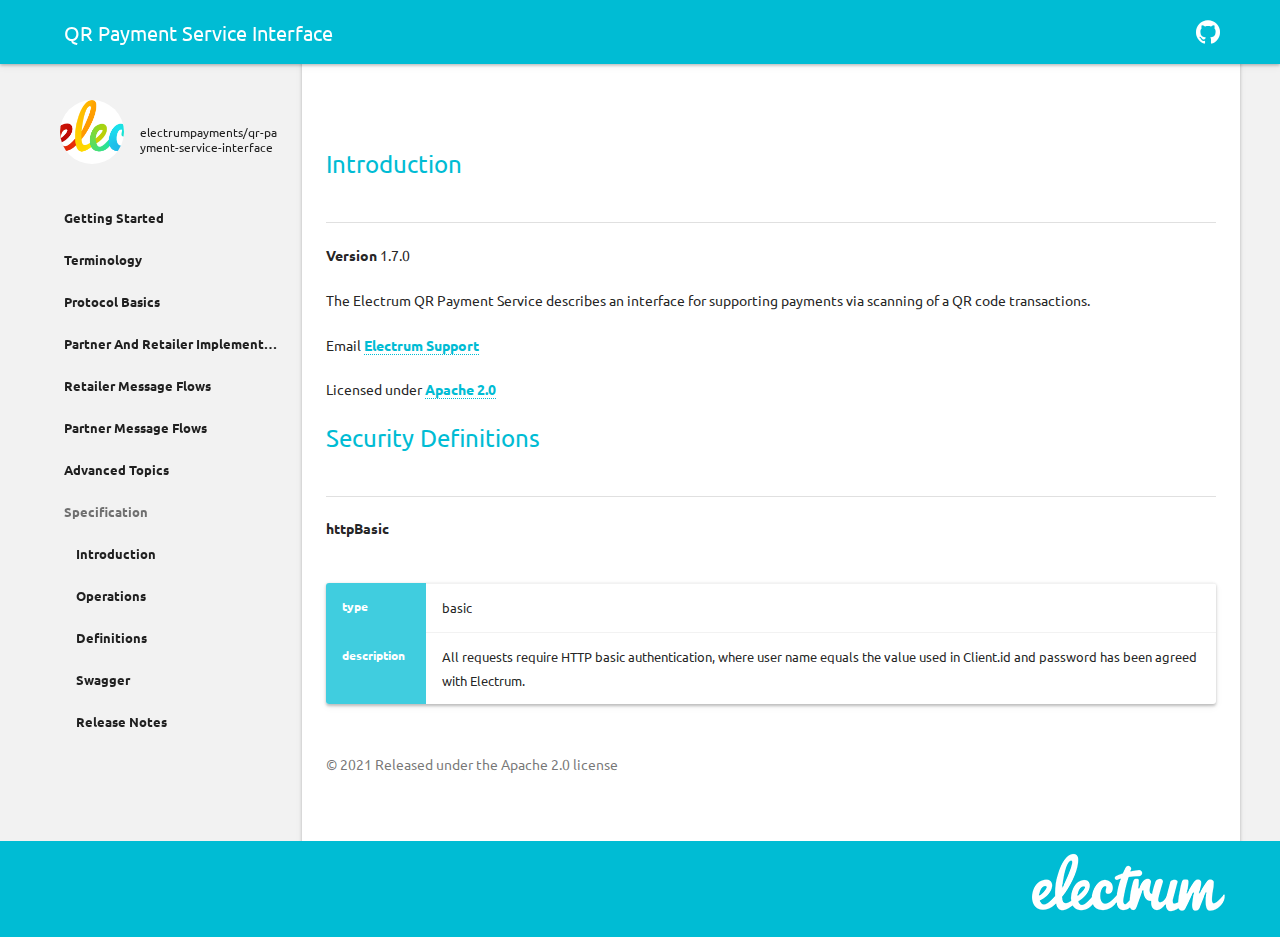
<file: specification/introduction/index.html>
<!DOCTYPE html>
  
  
  
  
   <html class="no-js"> 

  <head lang="en-us">
    <meta charset="utf-8">
    <meta name="viewport" content="width=device-width,user-scalable=no,initial-scale=1,maximum-scale=1">
    <title>Introduction - QR Payment Service Interface</title>
    <meta name="generator" content="Hugo 0.29" />

    
    <link rel="canonical" href="https://electrumpayments.github.io/qr-payment-service-interface-docs/specification/introduction/">
    

    <meta property="og:url" content="https://electrumpayments.github.io/qr-payment-service-interface-docs/specification/introduction/">
    <meta property="og:title" content="QR Payment Service Interface">
    <meta property="og:image" content="https://electrumpayments.github.io/qr-payment-service-interface-docs/images/logo-square.png">
    <meta name="apple-mobile-web-app-title" content="QR Payment Service Interface">
    <meta name="apple-mobile-web-app-capable" content="yes">
    <meta name="apple-mobile-web-app-status-bar-style" content="black-translucent">

    <link rel="shortcut icon" type="image/x-icon" href="https://electrumpayments.github.io/qr-payment-service-interface-docs/images/favicon.ico">
    <link rel="icon" type="image/x-icon" href="https://electrumpayments.github.io/qr-payment-service-interface-docs/images/favicon.ico">

    <style>
      @font-face {
        font-family: 'Icon';
        src: url('https://electrumpayments.github.io/qr-payment-service-interface-docs/fonts/icon.eot?52m981');
        src: url('https://electrumpayments.github.io/qr-payment-service-interface-docs/fonts/icon.eot?#iefix52m981')
               format('embedded-opentype'),
             url('https://electrumpayments.github.io/qr-payment-service-interface-docs/fonts/icon.woff?52m981')
               format('woff'),
             url('https://electrumpayments.github.io/qr-payment-service-interface-docs/fonts/icon.ttf?52m981')
               format('truetype'),
             url('https://electrumpayments.github.io/qr-payment-service-interface-docs/fonts/icon.svg?52m981#icon')
               format('svg');
        font-weight: normal;
        font-style: normal;
      }
    </style>

    <link rel="stylesheet" href="https://electrumpayments.github.io/qr-payment-service-interface-docs/stylesheets/highlight/highlight.css">
    <link rel="stylesheet" href="https://electrumpayments.github.io/qr-payment-service-interface-docs/stylesheets/application.css">
    <link rel="stylesheet" href="https://electrumpayments.github.io/qr-payment-service-interface-docs/stylesheets/palettes.css">

    
    
    
    <link rel="stylesheet" href="//fonts.googleapis.com/css?family=Ubuntu:400,700|Ubuntu%2bMono">
    <style>
      body, input {
        font-family: 'Ubuntu', Helvetica, Arial, sans-serif;
      }
      pre, code {
        font-family: 'Ubuntu Mono', 'Courier New', 'Courier', monospace;
      }
    </style>

    
    <script src="https://electrumpayments.github.io/qr-payment-service-interface-docs/javascripts/modernizr.js"></script>

    

  </head>
  <body class="palette-primary-cyan palette-accent-orange">



	
	


<div class="backdrop">
	<div class="backdrop-paper"></div>
</div>

<input class="toggle" type="checkbox" id="toggle-drawer">
<input class="toggle" type="checkbox" id="toggle-search">
<label class="toggle-button overlay" for="toggle-drawer"></label>

<header class="header">
	<nav aria-label="Header">
  <div class="bar default">
    <div class="button button-menu" role="button" aria-label="Menu">
      <label class="toggle-button icon icon-menu" for="toggle-drawer">
        <span></span>
      </label>
    </div>
    <div class="stretch">
      <div class="title">
        QR Payment Service Interface
      </div>
    </div>

    

    
    <div class="button button-github" role="button" aria-label="GitHub">
      <a href="https://github.com/electrumpayments" title="@electrumpayments on GitHub" target="_blank" class="toggle-button icon icon-github"></a>
    </div>
    

    
  </div>
  <div class="bar search">
    <div class="button button-close" role="button" aria-label="Close">
      <label class="toggle-button icon icon-back" for="toggle-search"></label>
    </div>
    <div class="stretch">
      <div class="field">
        <input class="query" type="text" placeholder="Search" autocapitalize="off" autocorrect="off" autocomplete="off" spellcheck>
      </div>
    </div>
    <div class="button button-reset" role="button" aria-label="Search">
      <button class="toggle-button icon icon-close" id="reset-search"></button>
    </div>
  </div>
</nav>

</header>

<main class="main">
	<div class="drawer">
		<nav aria-label="Navigation">
  <a href="https://github.com/electrumpayments/qr-payment-service-interface" class="project">
    <div class="banner">
      
        <div class="logo">
          <img src="https://electrumpayments.github.io/qr-payment-service-interface-docs/images/logo-square.png">
        </div>
      
      <div class="name">
        
          <br>
          electrumpayments/qr-payment-service-interface
        
      </div>
    </div>
  </a>

  <div class="scrollable">
    <div class="wrapper">
      <div class="toc">
        
        <ul>
          




<li>
  
    



<a  title="Getting Started" href="https://electrumpayments.github.io/qr-payment-service-interface-docs/getting-started/">
	
	Getting Started
</a>



  
</li>



<li>
  
    



<a  title="Terminology" href="https://electrumpayments.github.io/qr-payment-service-interface-docs/terminology/">
	
	Terminology
</a>



  
</li>



<li>
  
    



<a  title="Protocol Basics" href="https://electrumpayments.github.io/qr-payment-service-interface-docs/protocol-basics/">
	
	Protocol Basics
</a>



  
</li>



<li>
  
    



<a  title="Partner And Retailer Implementations" href="https://electrumpayments.github.io/qr-payment-service-interface-docs/partner-vs-retailer-implementations/">
	
	Partner And Retailer Implementations
</a>



  
</li>



<li>
  
    



<a  title="Retailer Message Flows" href="https://electrumpayments.github.io/qr-payment-service-interface-docs/retailer-message-flows/">
	
	Retailer Message Flows
</a>



  
</li>



<li>
  
    



<a  title="Partner Message Flows" href="https://electrumpayments.github.io/qr-payment-service-interface-docs/partner-message-flows/">
	
	Partner Message Flows
</a>



  
</li>



<li>
  
    



<a  title="Advanced Topics" href="https://electrumpayments.github.io/qr-payment-service-interface-docs/advanced-topics/">
	
	Advanced Topics
</a>



  
</li>



<li>
  
  <span class="section">Specification</span>
    <ul>
      
        
        



<a  title="Introduction" href="https://electrumpayments.github.io/qr-payment-service-interface-docs/specification/introduction/">
	
	Introduction
</a>



      
        
        



<a  title="Operations" href="https://electrumpayments.github.io/qr-payment-service-interface-docs/specification/operations/">
	
	Operations
</a>



      
        
        



<a  title="Definitions" href="https://electrumpayments.github.io/qr-payment-service-interface-docs/specification/definitions/">
	
	Definitions
</a>



      
        
        



<a  title="Swagger" href="https://electrumpayments.github.io/qr-payment-service-interface-docs/specification/swagger/">
	
	Swagger
</a>



      
        
        



<a  title="Release Notes" href="https://electrumpayments.github.io/qr-payment-service-interface-docs/specification/release-notes/">
	
	Release Notes
</a>



      
    </ul>
  
</li>


        </ul>
        
      </div>
    </div>
  </div>
</nav>

	</div>

	<article class="article">
		<div class="wrapper">
			<h1>Introduction </h1>

			

<p><strong>Version</strong> 1.7.0</p>

<p>The Electrum QR Payment Service describes an interface for supporting payments via scanning of a QR code transactions.</p>

<p>Email <a href="mailto:support@electrum.co.za"><strong>Electrum Support</strong></a></p>

<p>Licensed under <a href="http://www.apache.org/licenses/LICENSE-2.0.html"><strong>Apache 2.0</strong></a></p>

<h1 id="security-definitions">Security Definitions</h1>

<h3 id="httpbasic">httpBasic</h3>

<table>
    <tr>
        <th>type</th>
        <td colspan="2">basic</td>
    </tr>

        <tr>
            <th>description</th>
            <td colspan="2">All requests require HTTP basic authentication, where user name equals the value used in Client.id and password has been agreed with Electrum.</td>
        </tr>

</table>


			<aside class="copyright" role="note">
				
				&copy; 2021 Released under the Apache 2.0 license
				
			</aside>

			<footer class="footer">
				<nav class="pagination" aria-label="Footer">
  <div >
    <img src="https://electrumpayments.github.io/qr-payment-service-interface-docs/images/logo-small-white.png" align="right"/>
  </div>
</nav>

			</footer>
		</div>
	</article>

	<div class="results" role="status" aria-live="polite">
		<div class="scrollable">
			<div class="wrapper">
				<div class="meta"></div>
				<div class="list"></div>
			</div>
		</div>
	</div>
</main>

    <script>
    
      var base_url = 'https:\/\/electrumpayments.github.io\/qr-payment-service-interface-docs\/';
      var repo_id  = 'electrumpayments\/qr-payment-service-interface';
    
    </script>

    <script src="https://electrumpayments.github.io/qr-payment-service-interface-docs/javascripts/application.js"></script>
    

    <script>
      /* Add headers to scrollspy */
      var headers   = document.getElementsByTagName("h2");
      var scrollspy = document.getElementById('scrollspy');

      if(headers.length > 0) {
        for(var i = 0; i < headers.length; i++) {
          var li = document.createElement("li");
          li.setAttribute("class", "anchor");

          var a  = document.createElement("a");
          a.setAttribute("href", "#" + headers[i].id);
          a.setAttribute("title", headers[i].innerHTML);
          a.innerHTML = headers[i].innerHTML;
          
          li.appendChild(a)
          scrollspy.appendChild(li);
        }
      } else {
        scrollspy.parentElement.removeChild(scrollspy)
      }
      

      /* Add permanent link next to the headers */
      var headers = document.querySelectorAll("h1, h2, h3, h4, h5, h6");

      for(var i = 0; i < headers.length; i++) {
          var a = document.createElement("a");
          a.setAttribute("class", "headerlink");
          a.setAttribute("href", "#" + headers[i].id);
          a.setAttribute("title", "Permanent link")
          a.innerHTML = "#";
          headers[i].appendChild(a);
      }
    </script>

    

    <script src="//gohugo.io/js/highlight.pack.js"></script>
    <script>hljs.initHighlightingOnLoad();</script>
  </body>
</html>
</file>
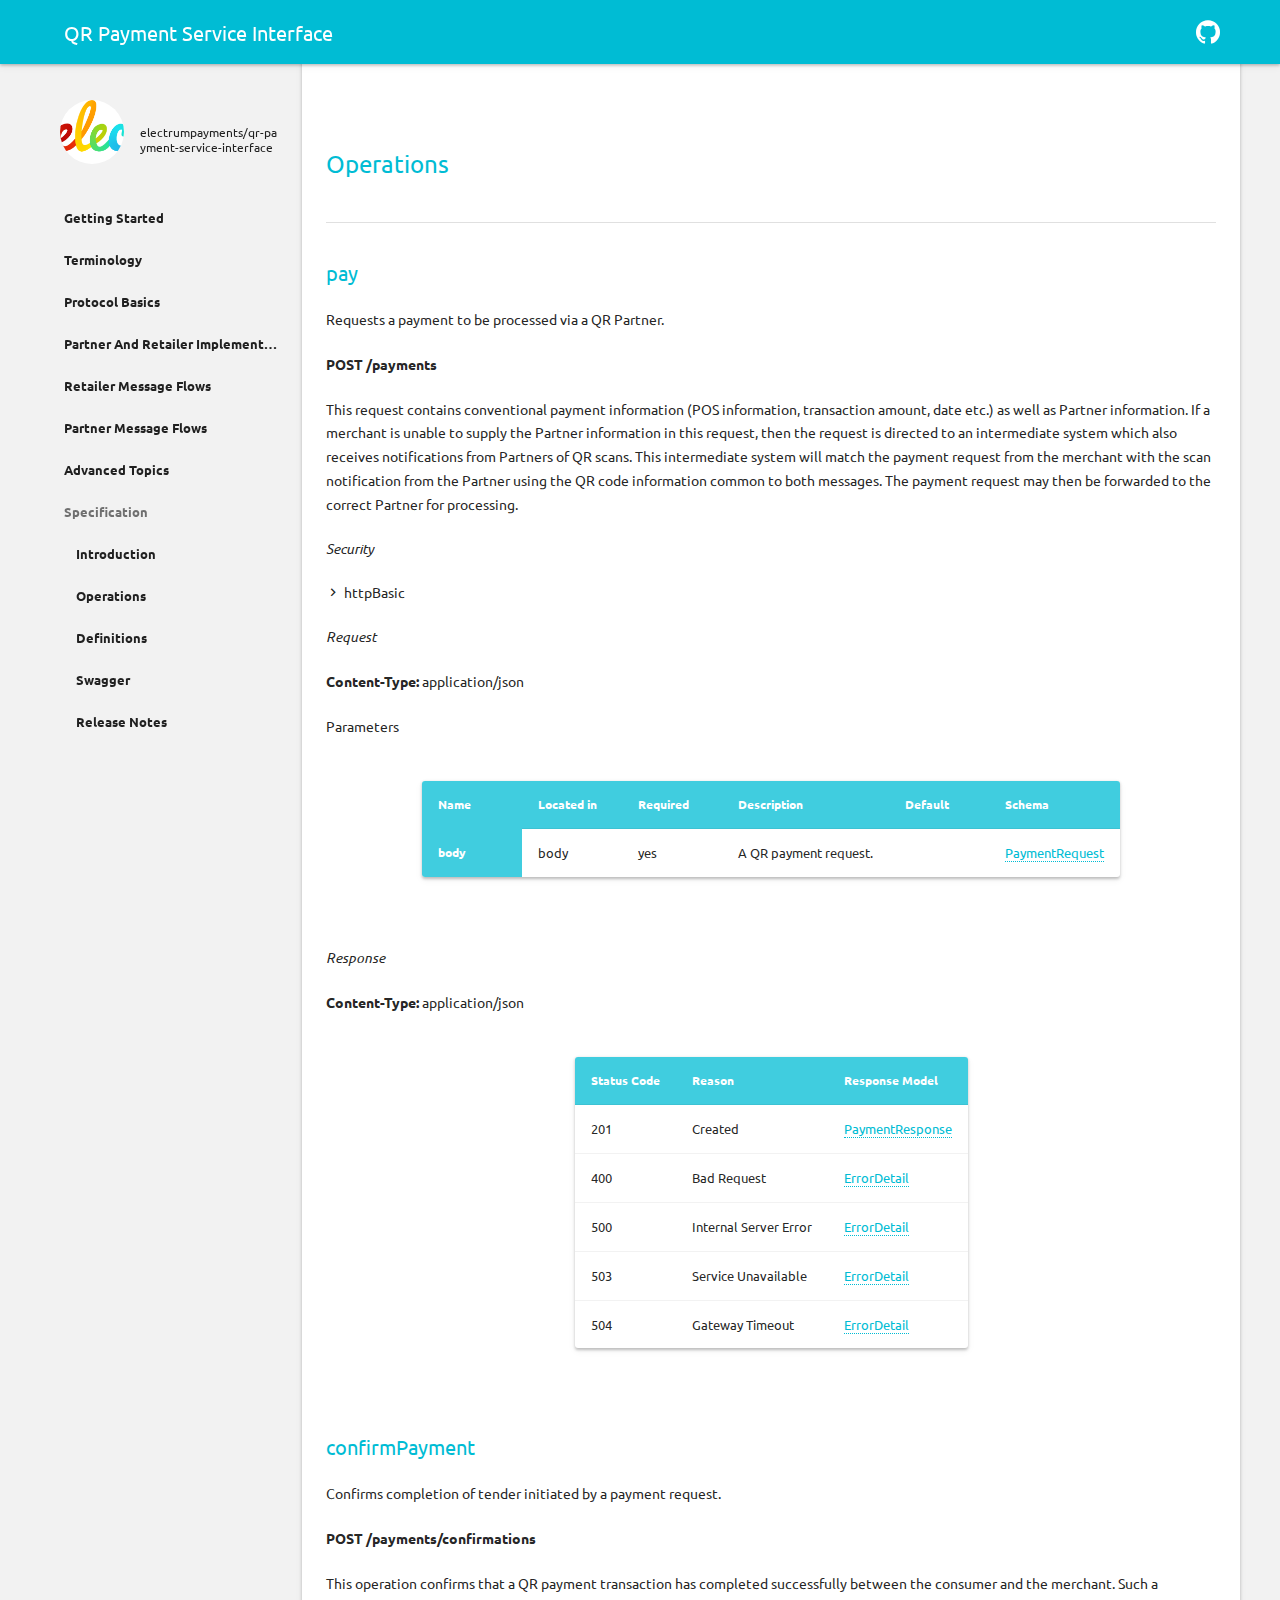
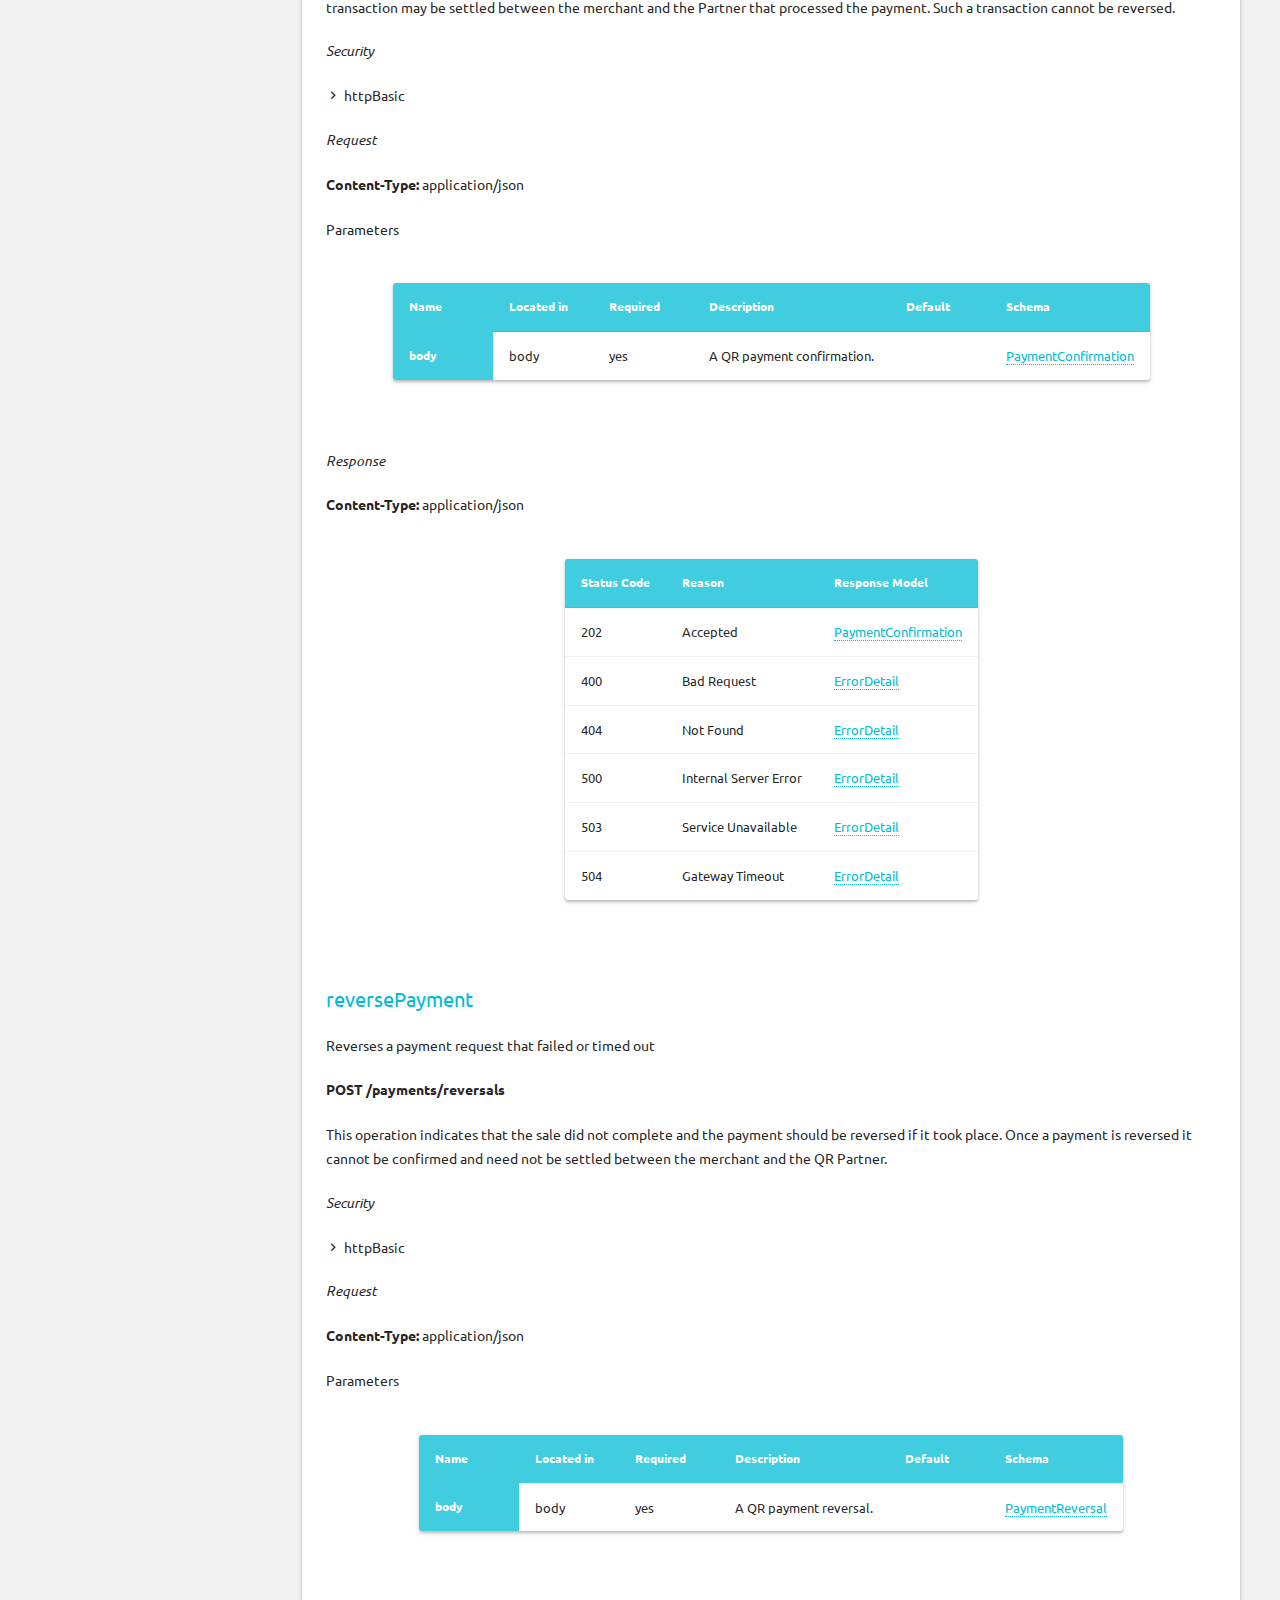
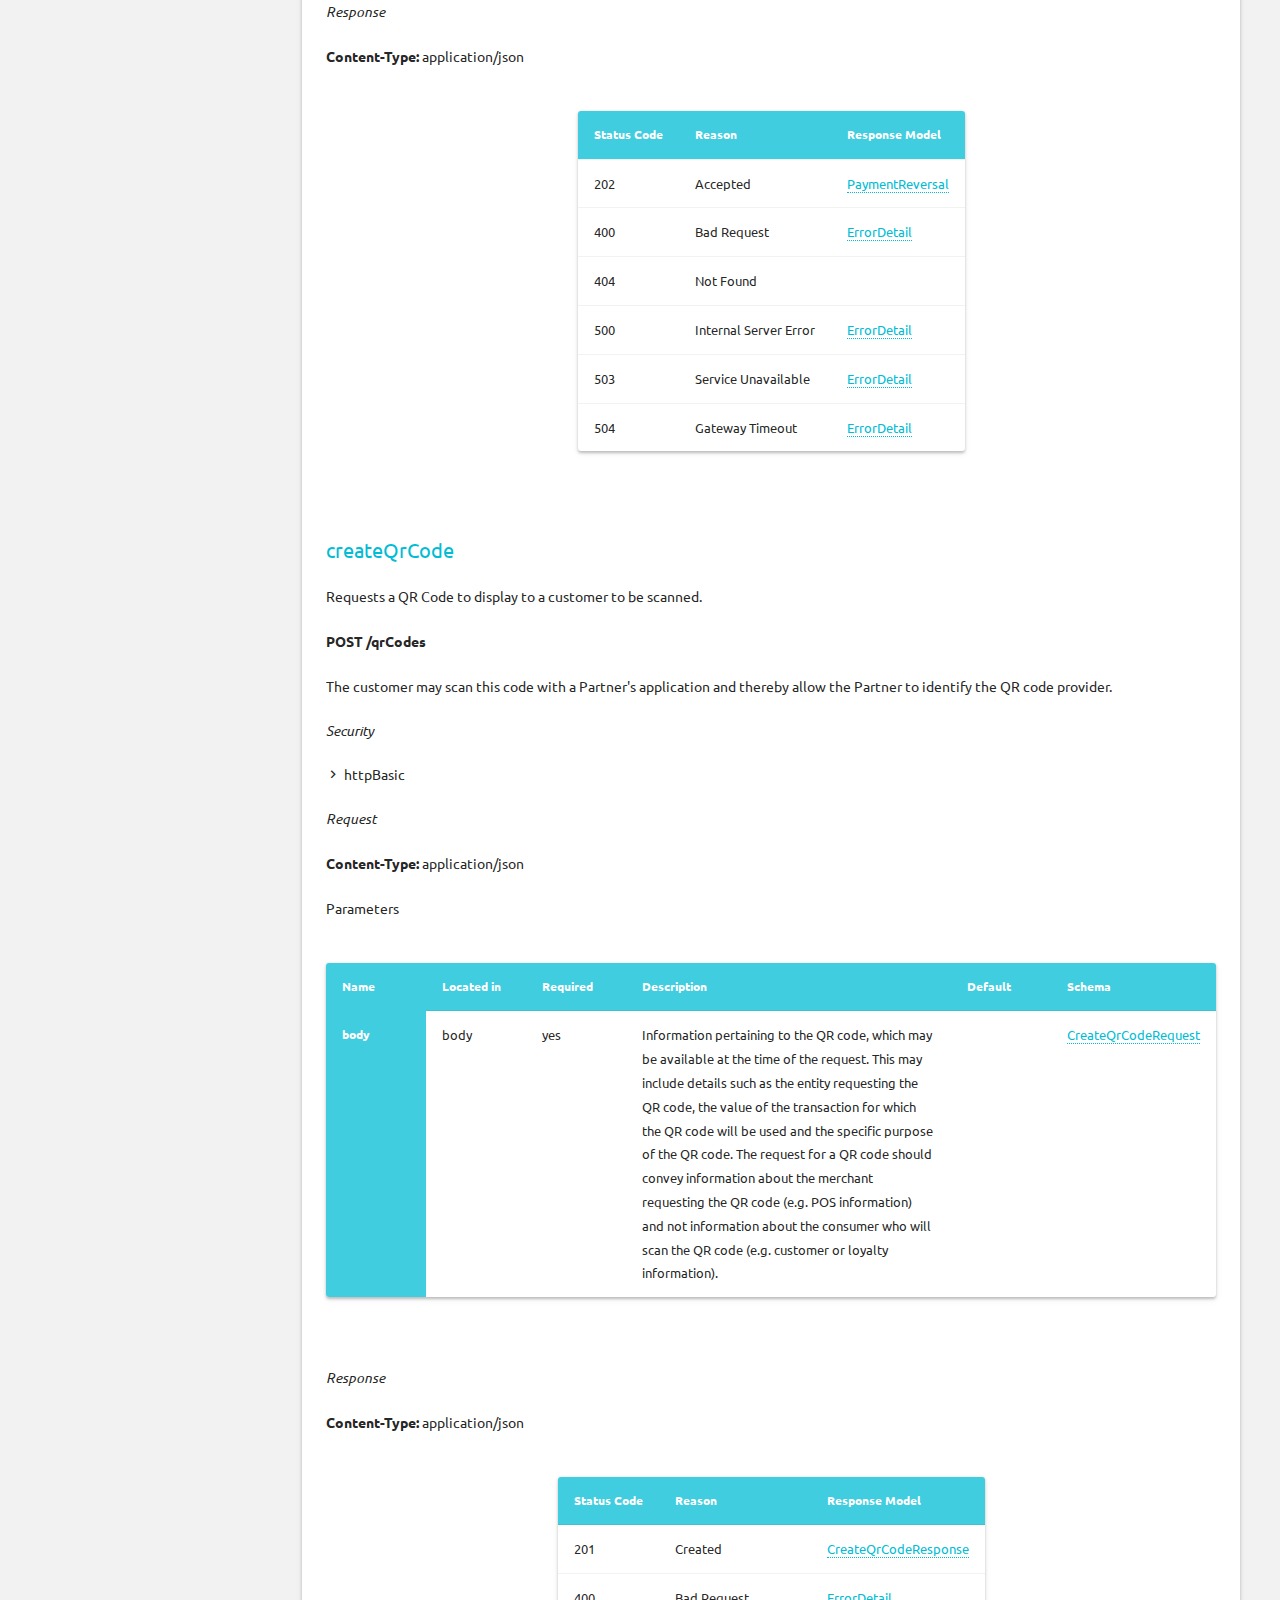
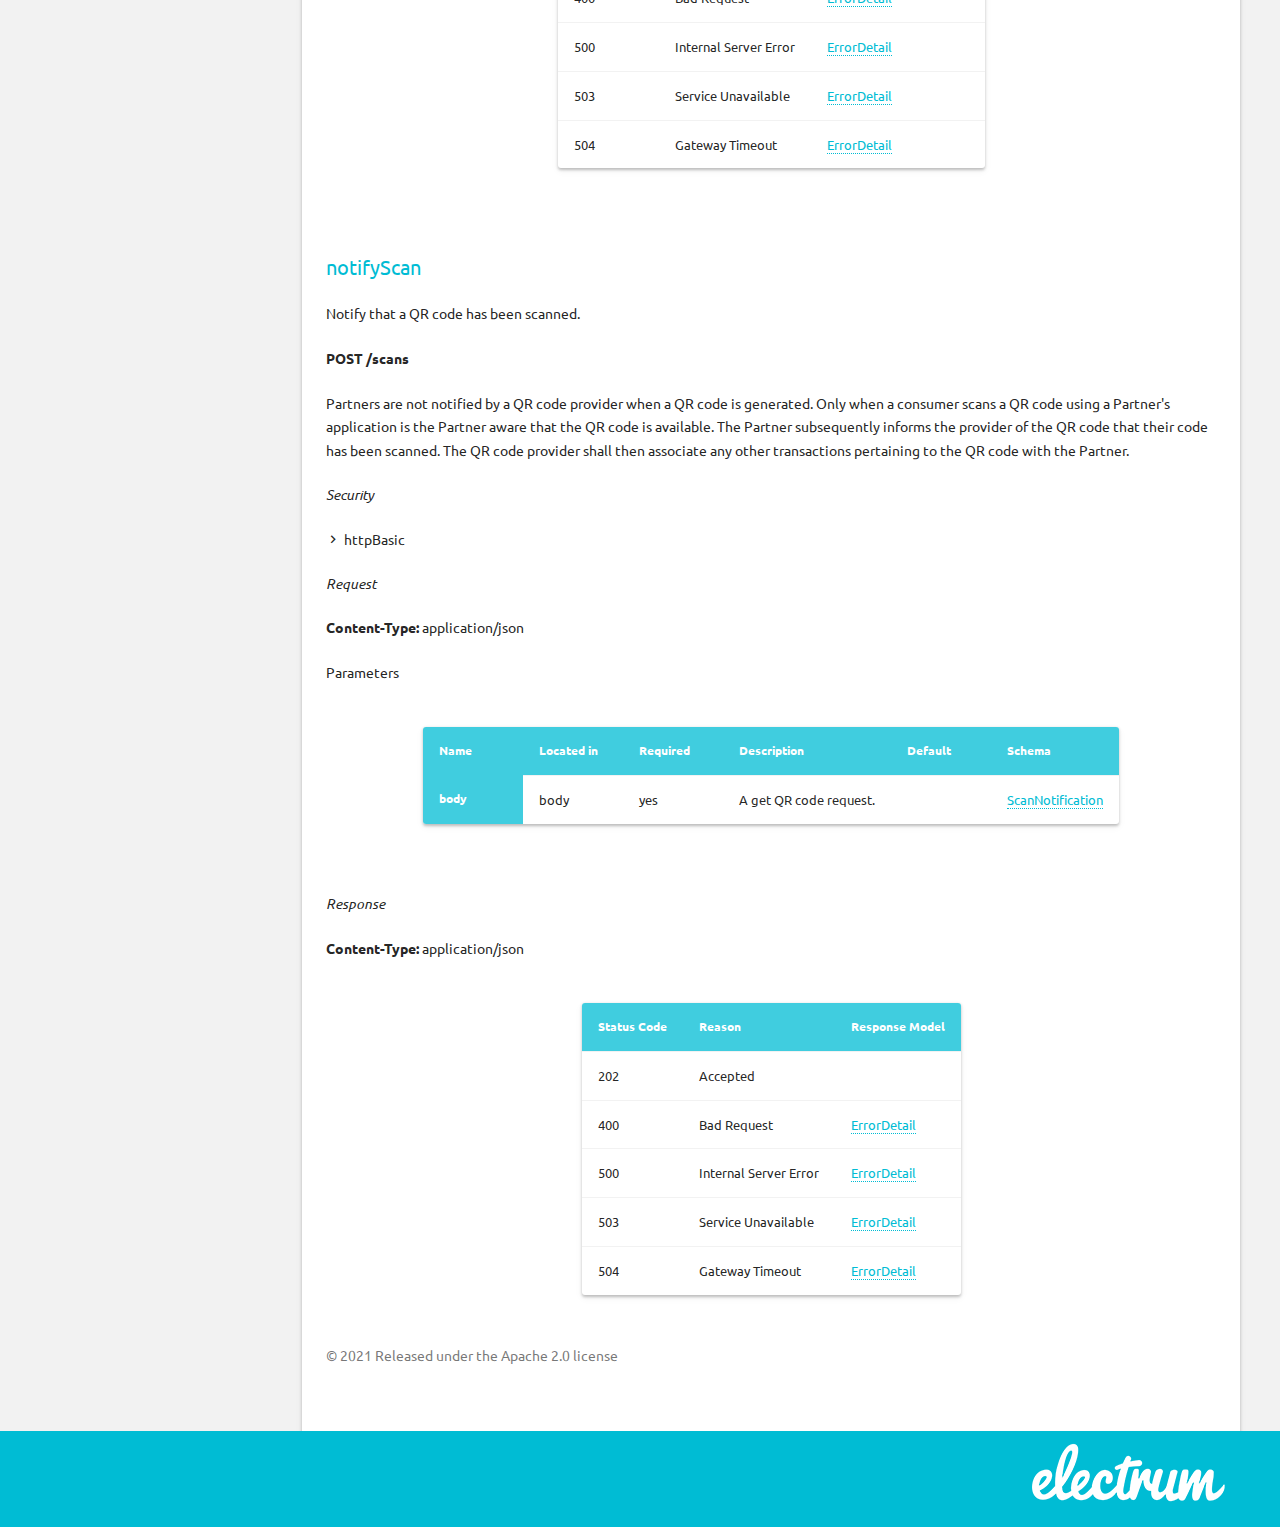
<file: specification/operations/index.html>
<!DOCTYPE html>
  
  
  
  
   <html class="no-js"> 

  <head lang="en-us">
    <meta charset="utf-8">
    <meta name="viewport" content="width=device-width,user-scalable=no,initial-scale=1,maximum-scale=1">
    <title>Operations - QR Payment Service Interface</title>
    <meta name="generator" content="Hugo 0.29" />

    
    <link rel="canonical" href="https://electrumpayments.github.io/qr-payment-service-interface-docs/specification/operations/">
    

    <meta property="og:url" content="https://electrumpayments.github.io/qr-payment-service-interface-docs/specification/operations/">
    <meta property="og:title" content="QR Payment Service Interface">
    <meta property="og:image" content="https://electrumpayments.github.io/qr-payment-service-interface-docs/images/logo-square.png">
    <meta name="apple-mobile-web-app-title" content="QR Payment Service Interface">
    <meta name="apple-mobile-web-app-capable" content="yes">
    <meta name="apple-mobile-web-app-status-bar-style" content="black-translucent">

    <link rel="shortcut icon" type="image/x-icon" href="https://electrumpayments.github.io/qr-payment-service-interface-docs/images/favicon.ico">
    <link rel="icon" type="image/x-icon" href="https://electrumpayments.github.io/qr-payment-service-interface-docs/images/favicon.ico">

    <style>
      @font-face {
        font-family: 'Icon';
        src: url('https://electrumpayments.github.io/qr-payment-service-interface-docs/fonts/icon.eot?52m981');
        src: url('https://electrumpayments.github.io/qr-payment-service-interface-docs/fonts/icon.eot?#iefix52m981')
               format('embedded-opentype'),
             url('https://electrumpayments.github.io/qr-payment-service-interface-docs/fonts/icon.woff?52m981')
               format('woff'),
             url('https://electrumpayments.github.io/qr-payment-service-interface-docs/fonts/icon.ttf?52m981')
               format('truetype'),
             url('https://electrumpayments.github.io/qr-payment-service-interface-docs/fonts/icon.svg?52m981#icon')
               format('svg');
        font-weight: normal;
        font-style: normal;
      }
    </style>

    <link rel="stylesheet" href="https://electrumpayments.github.io/qr-payment-service-interface-docs/stylesheets/highlight/highlight.css">
    <link rel="stylesheet" href="https://electrumpayments.github.io/qr-payment-service-interface-docs/stylesheets/application.css">
    <link rel="stylesheet" href="https://electrumpayments.github.io/qr-payment-service-interface-docs/stylesheets/palettes.css">

    
    
    
    <link rel="stylesheet" href="//fonts.googleapis.com/css?family=Ubuntu:400,700|Ubuntu%2bMono">
    <style>
      body, input {
        font-family: 'Ubuntu', Helvetica, Arial, sans-serif;
      }
      pre, code {
        font-family: 'Ubuntu Mono', 'Courier New', 'Courier', monospace;
      }
    </style>

    
    <script src="https://electrumpayments.github.io/qr-payment-service-interface-docs/javascripts/modernizr.js"></script>

    

  </head>
  <body class="palette-primary-cyan palette-accent-orange">



	
	


<div class="backdrop">
	<div class="backdrop-paper"></div>
</div>

<input class="toggle" type="checkbox" id="toggle-drawer">
<input class="toggle" type="checkbox" id="toggle-search">
<label class="toggle-button overlay" for="toggle-drawer"></label>

<header class="header">
	<nav aria-label="Header">
  <div class="bar default">
    <div class="button button-menu" role="button" aria-label="Menu">
      <label class="toggle-button icon icon-menu" for="toggle-drawer">
        <span></span>
      </label>
    </div>
    <div class="stretch">
      <div class="title">
        QR Payment Service Interface
      </div>
    </div>

    

    
    <div class="button button-github" role="button" aria-label="GitHub">
      <a href="https://github.com/electrumpayments" title="@electrumpayments on GitHub" target="_blank" class="toggle-button icon icon-github"></a>
    </div>
    

    
  </div>
  <div class="bar search">
    <div class="button button-close" role="button" aria-label="Close">
      <label class="toggle-button icon icon-back" for="toggle-search"></label>
    </div>
    <div class="stretch">
      <div class="field">
        <input class="query" type="text" placeholder="Search" autocapitalize="off" autocorrect="off" autocomplete="off" spellcheck>
      </div>
    </div>
    <div class="button button-reset" role="button" aria-label="Search">
      <button class="toggle-button icon icon-close" id="reset-search"></button>
    </div>
  </div>
</nav>

</header>

<main class="main">
	<div class="drawer">
		<nav aria-label="Navigation">
  <a href="https://github.com/electrumpayments/qr-payment-service-interface" class="project">
    <div class="banner">
      
        <div class="logo">
          <img src="https://electrumpayments.github.io/qr-payment-service-interface-docs/images/logo-square.png">
        </div>
      
      <div class="name">
        
          <br>
          electrumpayments/qr-payment-service-interface
        
      </div>
    </div>
  </a>

  <div class="scrollable">
    <div class="wrapper">
      <div class="toc">
        
        <ul>
          




<li>
  
    



<a  title="Getting Started" href="https://electrumpayments.github.io/qr-payment-service-interface-docs/getting-started/">
	
	Getting Started
</a>



  
</li>



<li>
  
    



<a  title="Terminology" href="https://electrumpayments.github.io/qr-payment-service-interface-docs/terminology/">
	
	Terminology
</a>



  
</li>



<li>
  
    



<a  title="Protocol Basics" href="https://electrumpayments.github.io/qr-payment-service-interface-docs/protocol-basics/">
	
	Protocol Basics
</a>



  
</li>



<li>
  
    



<a  title="Partner And Retailer Implementations" href="https://electrumpayments.github.io/qr-payment-service-interface-docs/partner-vs-retailer-implementations/">
	
	Partner And Retailer Implementations
</a>



  
</li>



<li>
  
    



<a  title="Retailer Message Flows" href="https://electrumpayments.github.io/qr-payment-service-interface-docs/retailer-message-flows/">
	
	Retailer Message Flows
</a>



  
</li>



<li>
  
    



<a  title="Partner Message Flows" href="https://electrumpayments.github.io/qr-payment-service-interface-docs/partner-message-flows/">
	
	Partner Message Flows
</a>



  
</li>



<li>
  
    



<a  title="Advanced Topics" href="https://electrumpayments.github.io/qr-payment-service-interface-docs/advanced-topics/">
	
	Advanced Topics
</a>



  
</li>



<li>
  
  <span class="section">Specification</span>
    <ul>
      
        
        



<a  title="Introduction" href="https://electrumpayments.github.io/qr-payment-service-interface-docs/specification/introduction/">
	
	Introduction
</a>



      
        
        



<a  title="Operations" href="https://electrumpayments.github.io/qr-payment-service-interface-docs/specification/operations/">
	
	Operations
</a>



      
        
        



<a  title="Definitions" href="https://electrumpayments.github.io/qr-payment-service-interface-docs/specification/definitions/">
	
	Definitions
</a>



      
        
        



<a  title="Swagger" href="https://electrumpayments.github.io/qr-payment-service-interface-docs/specification/swagger/">
	
	Swagger
</a>



      
        
        



<a  title="Release Notes" href="https://electrumpayments.github.io/qr-payment-service-interface-docs/specification/release-notes/">
	
	Release Notes
</a>



      
    </ul>
  
</li>


        </ul>
        
      </div>
    </div>
  </div>
</nav>

	</div>

	<article class="article">
		<div class="wrapper">
			<h1>Operations </h1>

			

<h2 id="pay">pay</h2>

<p>Requests a payment to be processed via a QR Partner.</p>

<p><strong>POST /payments</strong></p>

<p>This request contains conventional payment information (POS information, transaction amount, date etc.) as well as Partner information. If a merchant is unable to supply the Partner information in this request, then the request is directed to an intermediate system which also receives notifications from Partners of QR scans. This intermediate system will match the payment request from the merchant with the scan notification from the Partner using the QR code information common to both messages. The payment request may then be forwarded to the correct Partner for processing.</p>

<h4 id="security">Security</h4>

<ul>
<li>httpBasic</li>
</ul>

<h4 id="request">Request</h4>

<p><strong>Content-Type:</strong> application/json</p>

<p>Parameters
<table border="1">
    <tr>
        <th>Name</th>
        <th>Located in</th>
        <th>Required</th>
        <th>Description</th>
        <th>Default</th>
        <th>Schema</th>
    </tr></p>

<p><tr>
    <th>body</th>
    <td>body</td>
    <td>yes</td>
    <td>A QR payment request.</td>
    <td></td>
    <td><a href="https://electrumpayments.github.io/qr-payment-service-interface-docs/specification/definitions/#paymentrequest">PaymentRequest</a>
</tr></p>

<p></table></p>

<h4 id="response">Response</h4>

<p><strong>Content-Type:</strong> application/json</p>

<table>
<thead>
<tr>
<th>Status Code</th>
<th>Reason</th>
<th>Response Model</th>
</tr>
</thead>

<tbody>
<tr>
<td>201</td>
<td>Created</td>
<td><a href="https://electrumpayments.github.io/qr-payment-service-interface-docs/specification/definitions/#paymentresponse">PaymentResponse</a></td>
</tr>

<tr>
<td>400</td>
<td>Bad Request</td>
<td><a href="https://electrumpayments.github.io/qr-payment-service-interface-docs/specification/definitions/#errordetail">ErrorDetail</a></td>
</tr>

<tr>
<td>500</td>
<td>Internal Server Error</td>
<td><a href="https://electrumpayments.github.io/qr-payment-service-interface-docs/specification/definitions/#errordetail">ErrorDetail</a></td>
</tr>

<tr>
<td>503</td>
<td>Service Unavailable</td>
<td><a href="https://electrumpayments.github.io/qr-payment-service-interface-docs/specification/definitions/#errordetail">ErrorDetail</a></td>
</tr>

<tr>
<td>504</td>
<td>Gateway Timeout</td>
<td><a href="https://electrumpayments.github.io/qr-payment-service-interface-docs/specification/definitions/#errordetail">ErrorDetail</a></td>
</tr>
</tbody>
</table>

<h2 id="confirmpayment">confirmPayment</h2>

<p>Confirms completion of tender initiated by a payment request.</p>

<p><strong>POST /payments/confirmations</strong></p>

<p>This operation confirms that a QR payment transaction has completed successfully between the consumer and the merchant. Such a transaction may be settled between the merchant and the Partner that processed the payment. Such a transaction cannot be reversed.</p>

<h4 id="security-1">Security</h4>

<ul>
<li>httpBasic</li>
</ul>

<h4 id="request-1">Request</h4>

<p><strong>Content-Type:</strong> application/json</p>

<p>Parameters
<table border="1">
    <tr>
        <th>Name</th>
        <th>Located in</th>
        <th>Required</th>
        <th>Description</th>
        <th>Default</th>
        <th>Schema</th>
    </tr></p>

<p><tr>
    <th>body</th>
    <td>body</td>
    <td>yes</td>
    <td>A QR payment confirmation.</td>
    <td></td>
    <td><a href="https://electrumpayments.github.io/qr-payment-service-interface-docs/specification/definitions/#paymentconfirmation">PaymentConfirmation</a>
</tr></p>

<p></table></p>

<h4 id="response-1">Response</h4>

<p><strong>Content-Type:</strong> application/json</p>

<table>
<thead>
<tr>
<th>Status Code</th>
<th>Reason</th>
<th>Response Model</th>
</tr>
</thead>

<tbody>
<tr>
<td>202</td>
<td>Accepted</td>
<td><a href="https://electrumpayments.github.io/qr-payment-service-interface-docs/specification/definitions/#paymentconfirmation">PaymentConfirmation</a></td>
</tr>

<tr>
<td>400</td>
<td>Bad Request</td>
<td><a href="https://electrumpayments.github.io/qr-payment-service-interface-docs/specification/definitions/#errordetail">ErrorDetail</a></td>
</tr>

<tr>
<td>404</td>
<td>Not Found</td>
<td><a href="https://electrumpayments.github.io/qr-payment-service-interface-docs/specification/definitions/#errordetail">ErrorDetail</a></td>
</tr>

<tr>
<td>500</td>
<td>Internal Server Error</td>
<td><a href="https://electrumpayments.github.io/qr-payment-service-interface-docs/specification/definitions/#errordetail">ErrorDetail</a></td>
</tr>

<tr>
<td>503</td>
<td>Service Unavailable</td>
<td><a href="https://electrumpayments.github.io/qr-payment-service-interface-docs/specification/definitions/#errordetail">ErrorDetail</a></td>
</tr>

<tr>
<td>504</td>
<td>Gateway Timeout</td>
<td><a href="https://electrumpayments.github.io/qr-payment-service-interface-docs/specification/definitions/#errordetail">ErrorDetail</a></td>
</tr>
</tbody>
</table>

<h2 id="reversepayment">reversePayment</h2>

<p>Reverses a payment request that failed or timed out</p>

<p><strong>POST /payments/reversals</strong></p>

<p>This operation indicates that the sale did not complete and the payment should be reversed if it took place. Once a payment is reversed it cannot be confirmed and need not be settled between the merchant and the QR Partner.</p>

<h4 id="security-2">Security</h4>

<ul>
<li>httpBasic</li>
</ul>

<h4 id="request-2">Request</h4>

<p><strong>Content-Type:</strong> application/json</p>

<p>Parameters
<table border="1">
    <tr>
        <th>Name</th>
        <th>Located in</th>
        <th>Required</th>
        <th>Description</th>
        <th>Default</th>
        <th>Schema</th>
    </tr></p>

<p><tr>
    <th>body</th>
    <td>body</td>
    <td>yes</td>
    <td>A QR payment reversal.</td>
    <td></td>
    <td><a href="https://electrumpayments.github.io/qr-payment-service-interface-docs/specification/definitions/#paymentreversal">PaymentReversal</a>
</tr></p>

<p></table></p>

<h4 id="response-2">Response</h4>

<p><strong>Content-Type:</strong> application/json</p>

<table>
<thead>
<tr>
<th>Status Code</th>
<th>Reason</th>
<th>Response Model</th>
</tr>
</thead>

<tbody>
<tr>
<td>202</td>
<td>Accepted</td>
<td><a href="https://electrumpayments.github.io/qr-payment-service-interface-docs/specification/definitions/#paymentreversal">PaymentReversal</a></td>
</tr>

<tr>
<td>400</td>
<td>Bad Request</td>
<td><a href="https://electrumpayments.github.io/qr-payment-service-interface-docs/specification/definitions/#errordetail">ErrorDetail</a></td>
</tr>

<tr>
<td>404</td>
<td>Not Found</td>
<td></td>
</tr>

<tr>
<td>500</td>
<td>Internal Server Error</td>
<td><a href="https://electrumpayments.github.io/qr-payment-service-interface-docs/specification/definitions/#errordetail">ErrorDetail</a></td>
</tr>

<tr>
<td>503</td>
<td>Service Unavailable</td>
<td><a href="https://electrumpayments.github.io/qr-payment-service-interface-docs/specification/definitions/#errordetail">ErrorDetail</a></td>
</tr>

<tr>
<td>504</td>
<td>Gateway Timeout</td>
<td><a href="https://electrumpayments.github.io/qr-payment-service-interface-docs/specification/definitions/#errordetail">ErrorDetail</a></td>
</tr>
</tbody>
</table>

<h2 id="createqrcode">createQrCode</h2>

<p>Requests a QR Code to display to a customer to be scanned.</p>

<p><strong>POST /qrCodes</strong></p>

<p>The customer may scan this code with a Partner&#x27;s application and thereby allow the Partner to identify the QR code provider.</p>

<h4 id="security-3">Security</h4>

<ul>
<li>httpBasic</li>
</ul>

<h4 id="request-3">Request</h4>

<p><strong>Content-Type:</strong> application/json</p>

<p>Parameters
<table border="1">
    <tr>
        <th>Name</th>
        <th>Located in</th>
        <th>Required</th>
        <th>Description</th>
        <th>Default</th>
        <th>Schema</th>
    </tr></p>

<p><tr>
    <th>body</th>
    <td>body</td>
    <td>yes</td>
    <td>Information pertaining to the QR code, which may be available at the time of the request. This may include details such as the entity requesting the QR code, the value of the transaction for which the QR code will be used and the specific purpose of the QR code. The request for a QR code should convey information about the merchant requesting the QR code (e.g. POS information) and not information about the consumer who will scan the QR code (e.g. customer or loyalty information).</td>
    <td></td>
    <td><a href="https://electrumpayments.github.io/qr-payment-service-interface-docs/specification/definitions/#createqrcoderequest">CreateQrCodeRequest</a>
</tr></p>

<p></table></p>

<h4 id="response-3">Response</h4>

<p><strong>Content-Type:</strong> application/json</p>

<table>
<thead>
<tr>
<th>Status Code</th>
<th>Reason</th>
<th>Response Model</th>
</tr>
</thead>

<tbody>
<tr>
<td>201</td>
<td>Created</td>
<td><a href="https://electrumpayments.github.io/qr-payment-service-interface-docs/specification/definitions/#createqrcoderesponse">CreateQrCodeResponse</a></td>
</tr>

<tr>
<td>400</td>
<td>Bad Request</td>
<td><a href="https://electrumpayments.github.io/qr-payment-service-interface-docs/specification/definitions/#errordetail">ErrorDetail</a></td>
</tr>

<tr>
<td>500</td>
<td>Internal Server Error</td>
<td><a href="https://electrumpayments.github.io/qr-payment-service-interface-docs/specification/definitions/#errordetail">ErrorDetail</a></td>
</tr>

<tr>
<td>503</td>
<td>Service Unavailable</td>
<td><a href="https://electrumpayments.github.io/qr-payment-service-interface-docs/specification/definitions/#errordetail">ErrorDetail</a></td>
</tr>

<tr>
<td>504</td>
<td>Gateway Timeout</td>
<td><a href="https://electrumpayments.github.io/qr-payment-service-interface-docs/specification/definitions/#errordetail">ErrorDetail</a></td>
</tr>
</tbody>
</table>

<h2 id="notifyscan">notifyScan</h2>

<p>Notify that a QR code has been scanned.</p>

<p><strong>POST /scans</strong></p>

<p>Partners are not notified by a QR code provider when a QR code is generated. Only when a consumer scans a QR code using a Partner&#x27;s application is the Partner aware that the QR code is available. The Partner subsequently informs the provider of the QR code that their code has been scanned. The QR code provider shall then associate any other transactions pertaining to the QR code with the Partner.</p>

<h4 id="security-4">Security</h4>

<ul>
<li>httpBasic</li>
</ul>

<h4 id="request-4">Request</h4>

<p><strong>Content-Type:</strong> application/json</p>

<p>Parameters
<table border="1">
    <tr>
        <th>Name</th>
        <th>Located in</th>
        <th>Required</th>
        <th>Description</th>
        <th>Default</th>
        <th>Schema</th>
    </tr></p>

<p><tr>
    <th>body</th>
    <td>body</td>
    <td>yes</td>
    <td>A get QR code request.</td>
    <td></td>
    <td><a href="https://electrumpayments.github.io/qr-payment-service-interface-docs/specification/definitions/#scannotification">ScanNotification</a>
</tr></p>

<p></table></p>

<h4 id="response-4">Response</h4>

<p><strong>Content-Type:</strong> application/json</p>

<table>
<thead>
<tr>
<th>Status Code</th>
<th>Reason</th>
<th>Response Model</th>
</tr>
</thead>

<tbody>
<tr>
<td>202</td>
<td>Accepted</td>
<td></td>
</tr>

<tr>
<td>400</td>
<td>Bad Request</td>
<td><a href="https://electrumpayments.github.io/qr-payment-service-interface-docs/specification/definitions/#errordetail">ErrorDetail</a></td>
</tr>

<tr>
<td>500</td>
<td>Internal Server Error</td>
<td><a href="https://electrumpayments.github.io/qr-payment-service-interface-docs/specification/definitions/#errordetail">ErrorDetail</a></td>
</tr>

<tr>
<td>503</td>
<td>Service Unavailable</td>
<td><a href="https://electrumpayments.github.io/qr-payment-service-interface-docs/specification/definitions/#errordetail">ErrorDetail</a></td>
</tr>

<tr>
<td>504</td>
<td>Gateway Timeout</td>
<td><a href="https://electrumpayments.github.io/qr-payment-service-interface-docs/specification/definitions/#errordetail">ErrorDetail</a></td>
</tr>
</tbody>
</table>


			<aside class="copyright" role="note">
				
				&copy; 2021 Released under the Apache 2.0 license
				
			</aside>

			<footer class="footer">
				<nav class="pagination" aria-label="Footer">
  <div >
    <img src="https://electrumpayments.github.io/qr-payment-service-interface-docs/images/logo-small-white.png" align="right"/>
  </div>
</nav>

			</footer>
		</div>
	</article>

	<div class="results" role="status" aria-live="polite">
		<div class="scrollable">
			<div class="wrapper">
				<div class="meta"></div>
				<div class="list"></div>
			</div>
		</div>
	</div>
</main>

    <script>
    
      var base_url = 'https:\/\/electrumpayments.github.io\/qr-payment-service-interface-docs\/';
      var repo_id  = 'electrumpayments\/qr-payment-service-interface';
    
    </script>

    <script src="https://electrumpayments.github.io/qr-payment-service-interface-docs/javascripts/application.js"></script>
    

    <script>
      /* Add headers to scrollspy */
      var headers   = document.getElementsByTagName("h2");
      var scrollspy = document.getElementById('scrollspy');

      if(headers.length > 0) {
        for(var i = 0; i < headers.length; i++) {
          var li = document.createElement("li");
          li.setAttribute("class", "anchor");

          var a  = document.createElement("a");
          a.setAttribute("href", "#" + headers[i].id);
          a.setAttribute("title", headers[i].innerHTML);
          a.innerHTML = headers[i].innerHTML;
          
          li.appendChild(a)
          scrollspy.appendChild(li);
        }
      } else {
        scrollspy.parentElement.removeChild(scrollspy)
      }
      

      /* Add permanent link next to the headers */
      var headers = document.querySelectorAll("h1, h2, h3, h4, h5, h6");

      for(var i = 0; i < headers.length; i++) {
          var a = document.createElement("a");
          a.setAttribute("class", "headerlink");
          a.setAttribute("href", "#" + headers[i].id);
          a.setAttribute("title", "Permanent link")
          a.innerHTML = "#";
          headers[i].appendChild(a);
      }
    </script>

    

    <script src="//gohugo.io/js/highlight.pack.js"></script>
    <script>hljs.initHighlightingOnLoad();</script>
  </body>
</html>
</file>
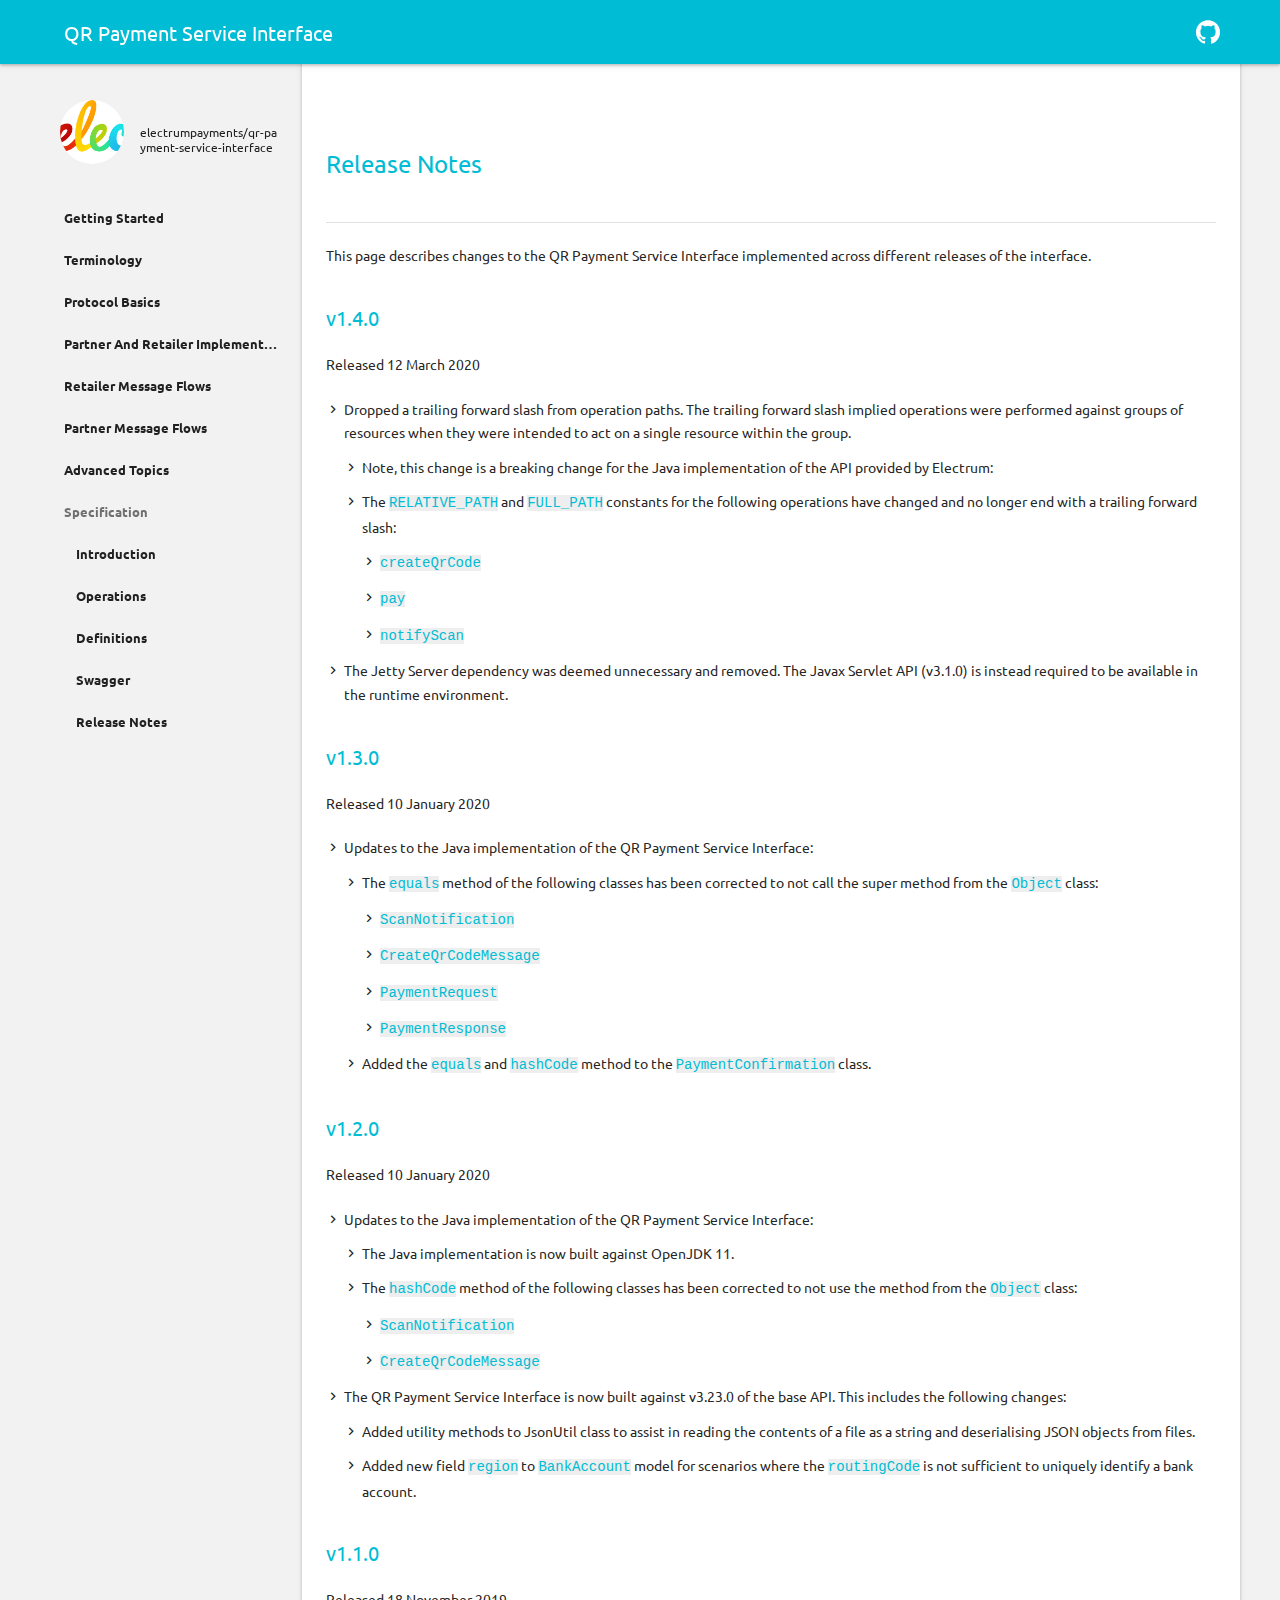
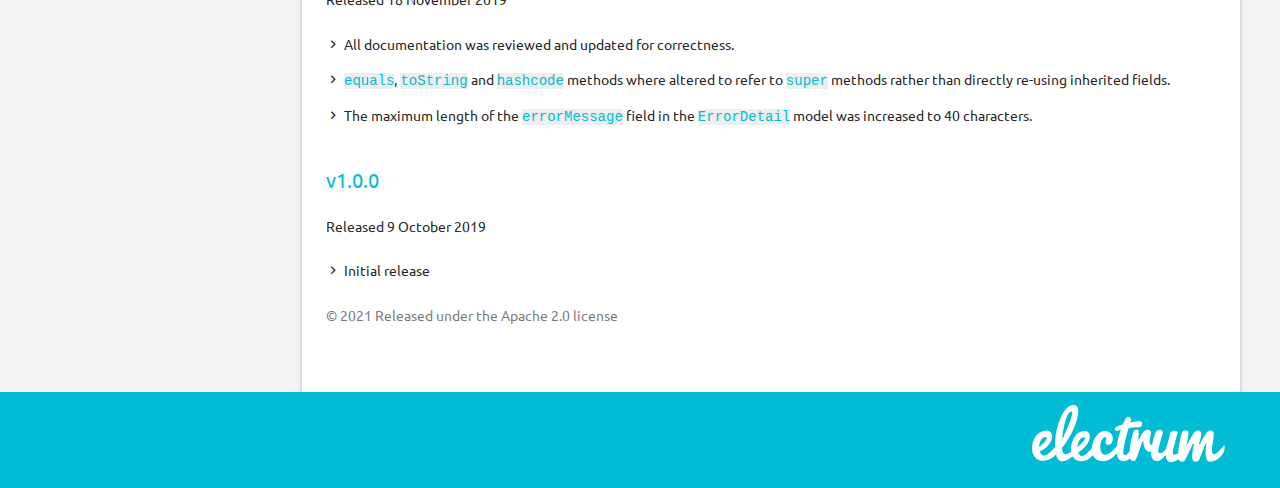
<file: specification/release-notes/index.html>
<!DOCTYPE html>
  
  
  
  
   <html class="no-js"> 

  <head lang="en-us">
    <meta charset="utf-8">
    <meta name="viewport" content="width=device-width,user-scalable=no,initial-scale=1,maximum-scale=1">
    <title>Release Notes - QR Payment Service Interface</title>
    <meta name="generator" content="Hugo 0.29" />

    
    <link rel="canonical" href="https://electrumpayments.github.io/qr-payment-service-interface-docs/specification/release-notes/">
    

    <meta property="og:url" content="https://electrumpayments.github.io/qr-payment-service-interface-docs/specification/release-notes/">
    <meta property="og:title" content="QR Payment Service Interface">
    <meta property="og:image" content="https://electrumpayments.github.io/qr-payment-service-interface-docs/images/logo-square.png">
    <meta name="apple-mobile-web-app-title" content="QR Payment Service Interface">
    <meta name="apple-mobile-web-app-capable" content="yes">
    <meta name="apple-mobile-web-app-status-bar-style" content="black-translucent">

    <link rel="shortcut icon" type="image/x-icon" href="https://electrumpayments.github.io/qr-payment-service-interface-docs/images/favicon.ico">
    <link rel="icon" type="image/x-icon" href="https://electrumpayments.github.io/qr-payment-service-interface-docs/images/favicon.ico">

    <style>
      @font-face {
        font-family: 'Icon';
        src: url('https://electrumpayments.github.io/qr-payment-service-interface-docs/fonts/icon.eot?52m981');
        src: url('https://electrumpayments.github.io/qr-payment-service-interface-docs/fonts/icon.eot?#iefix52m981')
               format('embedded-opentype'),
             url('https://electrumpayments.github.io/qr-payment-service-interface-docs/fonts/icon.woff?52m981')
               format('woff'),
             url('https://electrumpayments.github.io/qr-payment-service-interface-docs/fonts/icon.ttf?52m981')
               format('truetype'),
             url('https://electrumpayments.github.io/qr-payment-service-interface-docs/fonts/icon.svg?52m981#icon')
               format('svg');
        font-weight: normal;
        font-style: normal;
      }
    </style>

    <link rel="stylesheet" href="https://electrumpayments.github.io/qr-payment-service-interface-docs/stylesheets/highlight/highlight.css">
    <link rel="stylesheet" href="https://electrumpayments.github.io/qr-payment-service-interface-docs/stylesheets/application.css">
    <link rel="stylesheet" href="https://electrumpayments.github.io/qr-payment-service-interface-docs/stylesheets/palettes.css">

    
    
    
    <link rel="stylesheet" href="//fonts.googleapis.com/css?family=Ubuntu:400,700|Ubuntu%2bMono">
    <style>
      body, input {
        font-family: 'Ubuntu', Helvetica, Arial, sans-serif;
      }
      pre, code {
        font-family: 'Ubuntu Mono', 'Courier New', 'Courier', monospace;
      }
    </style>

    
    <script src="https://electrumpayments.github.io/qr-payment-service-interface-docs/javascripts/modernizr.js"></script>

    

  </head>
  <body class="palette-primary-cyan palette-accent-orange">



	
	


<div class="backdrop">
	<div class="backdrop-paper"></div>
</div>

<input class="toggle" type="checkbox" id="toggle-drawer">
<input class="toggle" type="checkbox" id="toggle-search">
<label class="toggle-button overlay" for="toggle-drawer"></label>

<header class="header">
	<nav aria-label="Header">
  <div class="bar default">
    <div class="button button-menu" role="button" aria-label="Menu">
      <label class="toggle-button icon icon-menu" for="toggle-drawer">
        <span></span>
      </label>
    </div>
    <div class="stretch">
      <div class="title">
        QR Payment Service Interface
      </div>
    </div>

    

    
    <div class="button button-github" role="button" aria-label="GitHub">
      <a href="https://github.com/electrumpayments" title="@electrumpayments on GitHub" target="_blank" class="toggle-button icon icon-github"></a>
    </div>
    

    
  </div>
  <div class="bar search">
    <div class="button button-close" role="button" aria-label="Close">
      <label class="toggle-button icon icon-back" for="toggle-search"></label>
    </div>
    <div class="stretch">
      <div class="field">
        <input class="query" type="text" placeholder="Search" autocapitalize="off" autocorrect="off" autocomplete="off" spellcheck>
      </div>
    </div>
    <div class="button button-reset" role="button" aria-label="Search">
      <button class="toggle-button icon icon-close" id="reset-search"></button>
    </div>
  </div>
</nav>

</header>

<main class="main">
	<div class="drawer">
		<nav aria-label="Navigation">
  <a href="https://github.com/electrumpayments/qr-payment-service-interface" class="project">
    <div class="banner">
      
        <div class="logo">
          <img src="https://electrumpayments.github.io/qr-payment-service-interface-docs/images/logo-square.png">
        </div>
      
      <div class="name">
        
          <br>
          electrumpayments/qr-payment-service-interface
        
      </div>
    </div>
  </a>

  <div class="scrollable">
    <div class="wrapper">
      <div class="toc">
        
        <ul>
          




<li>
  
    



<a  title="Getting Started" href="https://electrumpayments.github.io/qr-payment-service-interface-docs/getting-started/">
	
	Getting Started
</a>



  
</li>



<li>
  
    



<a  title="Terminology" href="https://electrumpayments.github.io/qr-payment-service-interface-docs/terminology/">
	
	Terminology
</a>



  
</li>



<li>
  
    



<a  title="Protocol Basics" href="https://electrumpayments.github.io/qr-payment-service-interface-docs/protocol-basics/">
	
	Protocol Basics
</a>



  
</li>



<li>
  
    



<a  title="Partner And Retailer Implementations" href="https://electrumpayments.github.io/qr-payment-service-interface-docs/partner-vs-retailer-implementations/">
	
	Partner And Retailer Implementations
</a>



  
</li>



<li>
  
    



<a  title="Retailer Message Flows" href="https://electrumpayments.github.io/qr-payment-service-interface-docs/retailer-message-flows/">
	
	Retailer Message Flows
</a>



  
</li>



<li>
  
    



<a  title="Partner Message Flows" href="https://electrumpayments.github.io/qr-payment-service-interface-docs/partner-message-flows/">
	
	Partner Message Flows
</a>



  
</li>



<li>
  
    



<a  title="Advanced Topics" href="https://electrumpayments.github.io/qr-payment-service-interface-docs/advanced-topics/">
	
	Advanced Topics
</a>



  
</li>



<li>
  
  <span class="section">Specification</span>
    <ul>
      
        
        



<a  title="Introduction" href="https://electrumpayments.github.io/qr-payment-service-interface-docs/specification/introduction/">
	
	Introduction
</a>



      
        
        



<a  title="Operations" href="https://electrumpayments.github.io/qr-payment-service-interface-docs/specification/operations/">
	
	Operations
</a>



      
        
        



<a  title="Definitions" href="https://electrumpayments.github.io/qr-payment-service-interface-docs/specification/definitions/">
	
	Definitions
</a>



      
        
        



<a  title="Swagger" href="https://electrumpayments.github.io/qr-payment-service-interface-docs/specification/swagger/">
	
	Swagger
</a>



      
        
        



<a  title="Release Notes" href="https://electrumpayments.github.io/qr-payment-service-interface-docs/specification/release-notes/">
	
	Release Notes
</a>



      
    </ul>
  
</li>


        </ul>
        
      </div>
    </div>
  </div>
</nav>

	</div>

	<article class="article">
		<div class="wrapper">
			<h1>Release Notes </h1>

			

<p>This page describes changes to the QR Payment Service Interface implemented across different releases of the interface.</p>

<h2 id="v1-4-0">v1.4.0</h2>

<p>Released 12 March 2020</p>

<ul>
<li>Dropped a trailing forward slash from operation paths. The trailing forward slash implied operations were performed against groups of resources when they were intended to act on a single resource within the group.

<ul>
<li>Note, this change is a breaking change for the Java implementation of the API provided by Electrum:</li>
<li>The <code>RELATIVE_PATH</code> and <code>FULL_PATH</code> constants for the following operations have changed and no longer end with a trailing forward slash:

<ul>
<li><code>createQrCode</code></li>
<li><code>pay</code></li>
<li><code>notifyScan</code></li>
</ul></li>
</ul></li>
<li>The Jetty Server dependency was deemed unnecessary and removed. The Javax Servlet API (v3.1.0) is instead required to be available in the runtime environment.</li>
</ul>

<h2 id="v1-3-0">v1.3.0</h2>

<p>Released 10 January 2020</p>

<ul>
<li>Updates to the Java implementation of the QR Payment Service Interface:

<ul>
<li>The <code>equals</code> method of the following classes has been corrected to not call the super method from the <code>Object</code> class:

<ul>
<li><code>ScanNotification</code></li>
<li><code>CreateQrCodeMessage</code></li>
<li><code>PaymentRequest</code></li>
<li><code>PaymentResponse</code></li>
</ul></li>
<li>Added the <code>equals</code> and <code>hashCode</code> method to the <code>PaymentConfirmation</code> class.</li>
</ul></li>
</ul>

<h2 id="v1-2-0">v1.2.0</h2>

<p>Released 10 January 2020</p>

<ul>
<li>Updates to the Java implementation of the QR Payment Service Interface:

<ul>
<li>The Java implementation is now built against OpenJDK 11.</li>
<li>The <code>hashCode</code> method of the following classes has been corrected to not use the method from the <code>Object</code> class:

<ul>
<li><code>ScanNotification</code></li>
<li><code>CreateQrCodeMessage</code></li>
</ul></li>
</ul></li>
<li>The QR Payment Service Interface is now built against v3.23.0 of the base API. This includes the following changes:

<ul>
<li>Added utility methods to JsonUtil class to assist in reading the contents of a file as a string and deserialising JSON objects from files.</li>
<li>Added new field <code>region</code> to <code>BankAccount</code> model for scenarios where the <code>routingCode</code> is not sufficient to uniquely identify a bank account.</li>
</ul></li>
</ul>

<h2 id="v1-1-0">v1.1.0</h2>

<p>Released 18 November 2019</p>

<ul>
<li>All documentation was reviewed and updated for correctness.</li>
<li><code>equals</code>, <code>toString</code> and <code>hashcode</code> methods where altered to refer to <code>super</code> methods rather than directly re-using inherited fields.</li>
<li>The maximum length of the <code>errorMessage</code> field in the <code>ErrorDetail</code> model was increased to 40 characters.</li>
</ul>

<h2 id="v1-0-0">v1.0.0</h2>

<p>Released 9 October 2019</p>

<ul>
<li>Initial release</li>
</ul>


			<aside class="copyright" role="note">
				
				&copy; 2021 Released under the Apache 2.0 license
				
			</aside>

			<footer class="footer">
				<nav class="pagination" aria-label="Footer">
  <div >
    <img src="https://electrumpayments.github.io/qr-payment-service-interface-docs/images/logo-small-white.png" align="right"/>
  </div>
</nav>

			</footer>
		</div>
	</article>

	<div class="results" role="status" aria-live="polite">
		<div class="scrollable">
			<div class="wrapper">
				<div class="meta"></div>
				<div class="list"></div>
			</div>
		</div>
	</div>
</main>

    <script>
    
      var base_url = 'https:\/\/electrumpayments.github.io\/qr-payment-service-interface-docs\/';
      var repo_id  = 'electrumpayments\/qr-payment-service-interface';
    
    </script>

    <script src="https://electrumpayments.github.io/qr-payment-service-interface-docs/javascripts/application.js"></script>
    

    <script>
      /* Add headers to scrollspy */
      var headers   = document.getElementsByTagName("h2");
      var scrollspy = document.getElementById('scrollspy');

      if(headers.length > 0) {
        for(var i = 0; i < headers.length; i++) {
          var li = document.createElement("li");
          li.setAttribute("class", "anchor");

          var a  = document.createElement("a");
          a.setAttribute("href", "#" + headers[i].id);
          a.setAttribute("title", headers[i].innerHTML);
          a.innerHTML = headers[i].innerHTML;
          
          li.appendChild(a)
          scrollspy.appendChild(li);
        }
      } else {
        scrollspy.parentElement.removeChild(scrollspy)
      }
      

      /* Add permanent link next to the headers */
      var headers = document.querySelectorAll("h1, h2, h3, h4, h5, h6");

      for(var i = 0; i < headers.length; i++) {
          var a = document.createElement("a");
          a.setAttribute("class", "headerlink");
          a.setAttribute("href", "#" + headers[i].id);
          a.setAttribute("title", "Permanent link")
          a.innerHTML = "#";
          headers[i].appendChild(a);
      }
    </script>

    

    <script src="//gohugo.io/js/highlight.pack.js"></script>
    <script>hljs.initHighlightingOnLoad();</script>
  </body>
</html>
</file>
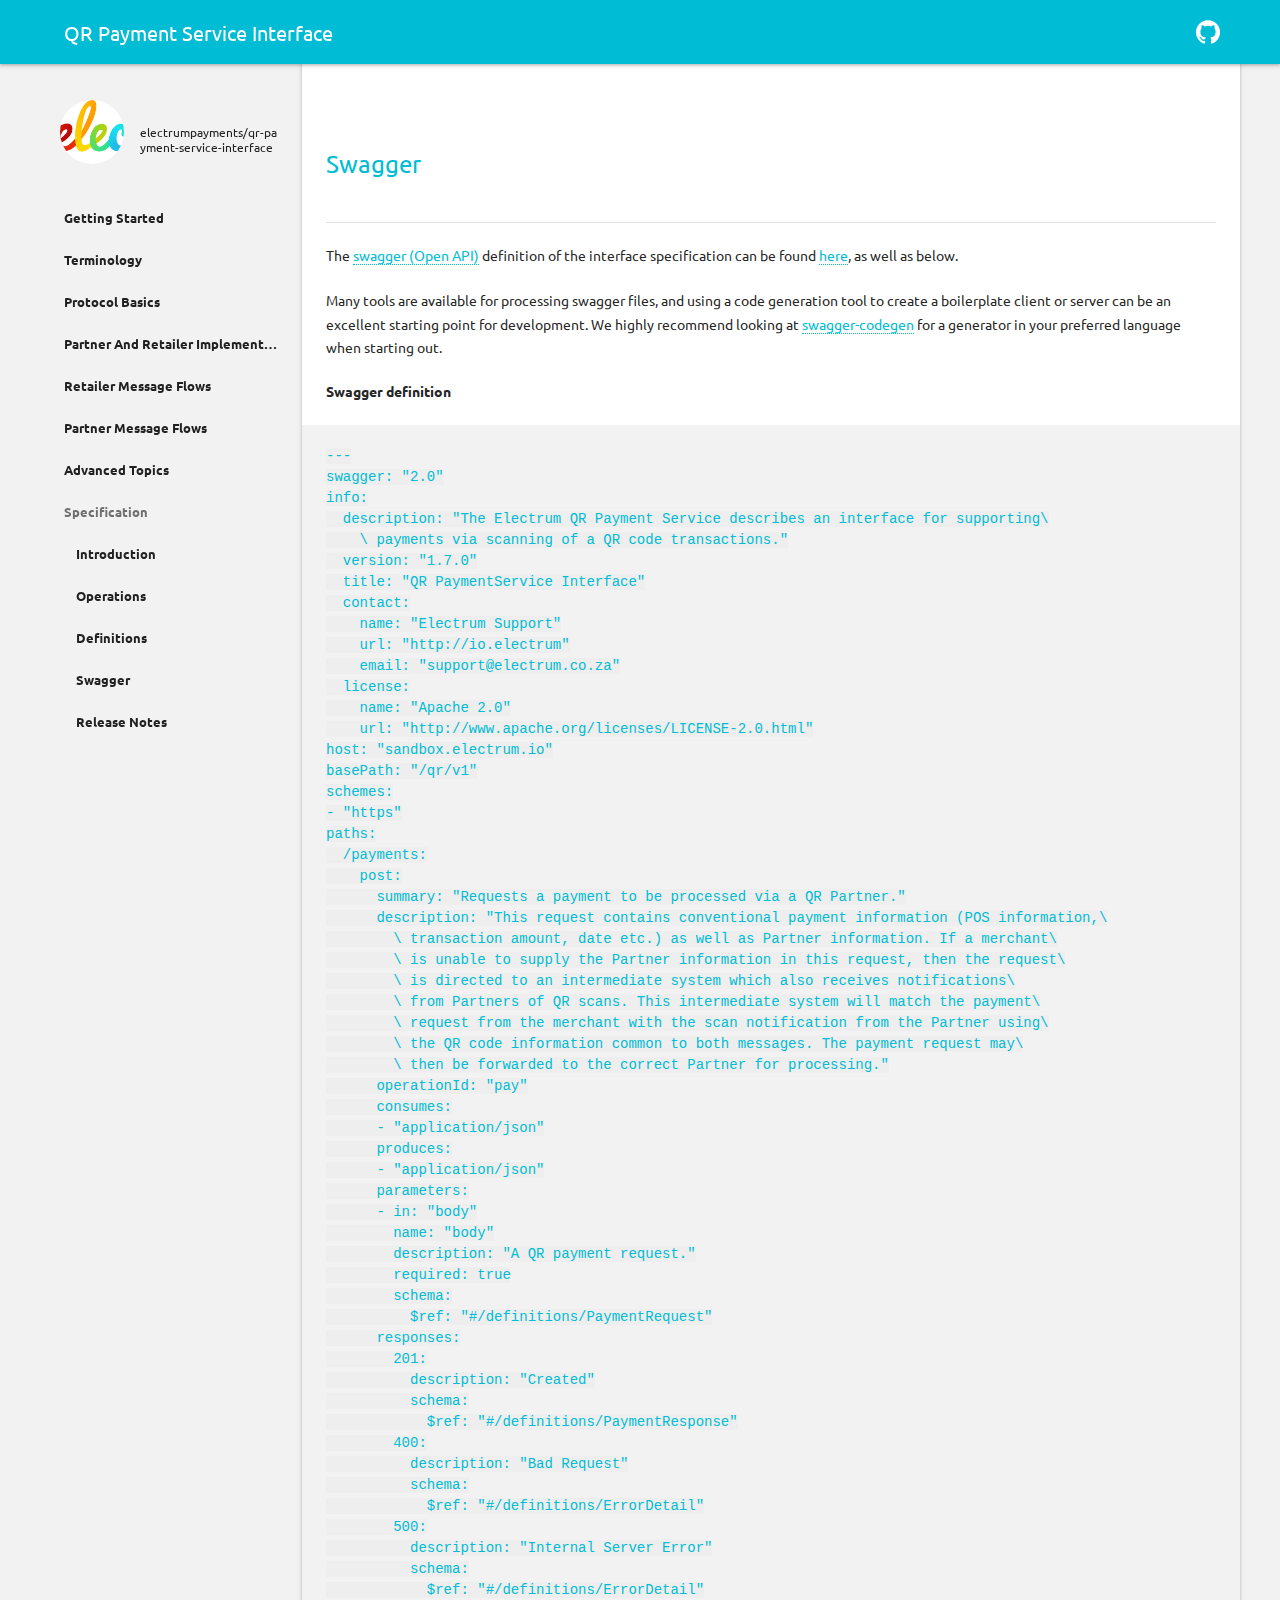
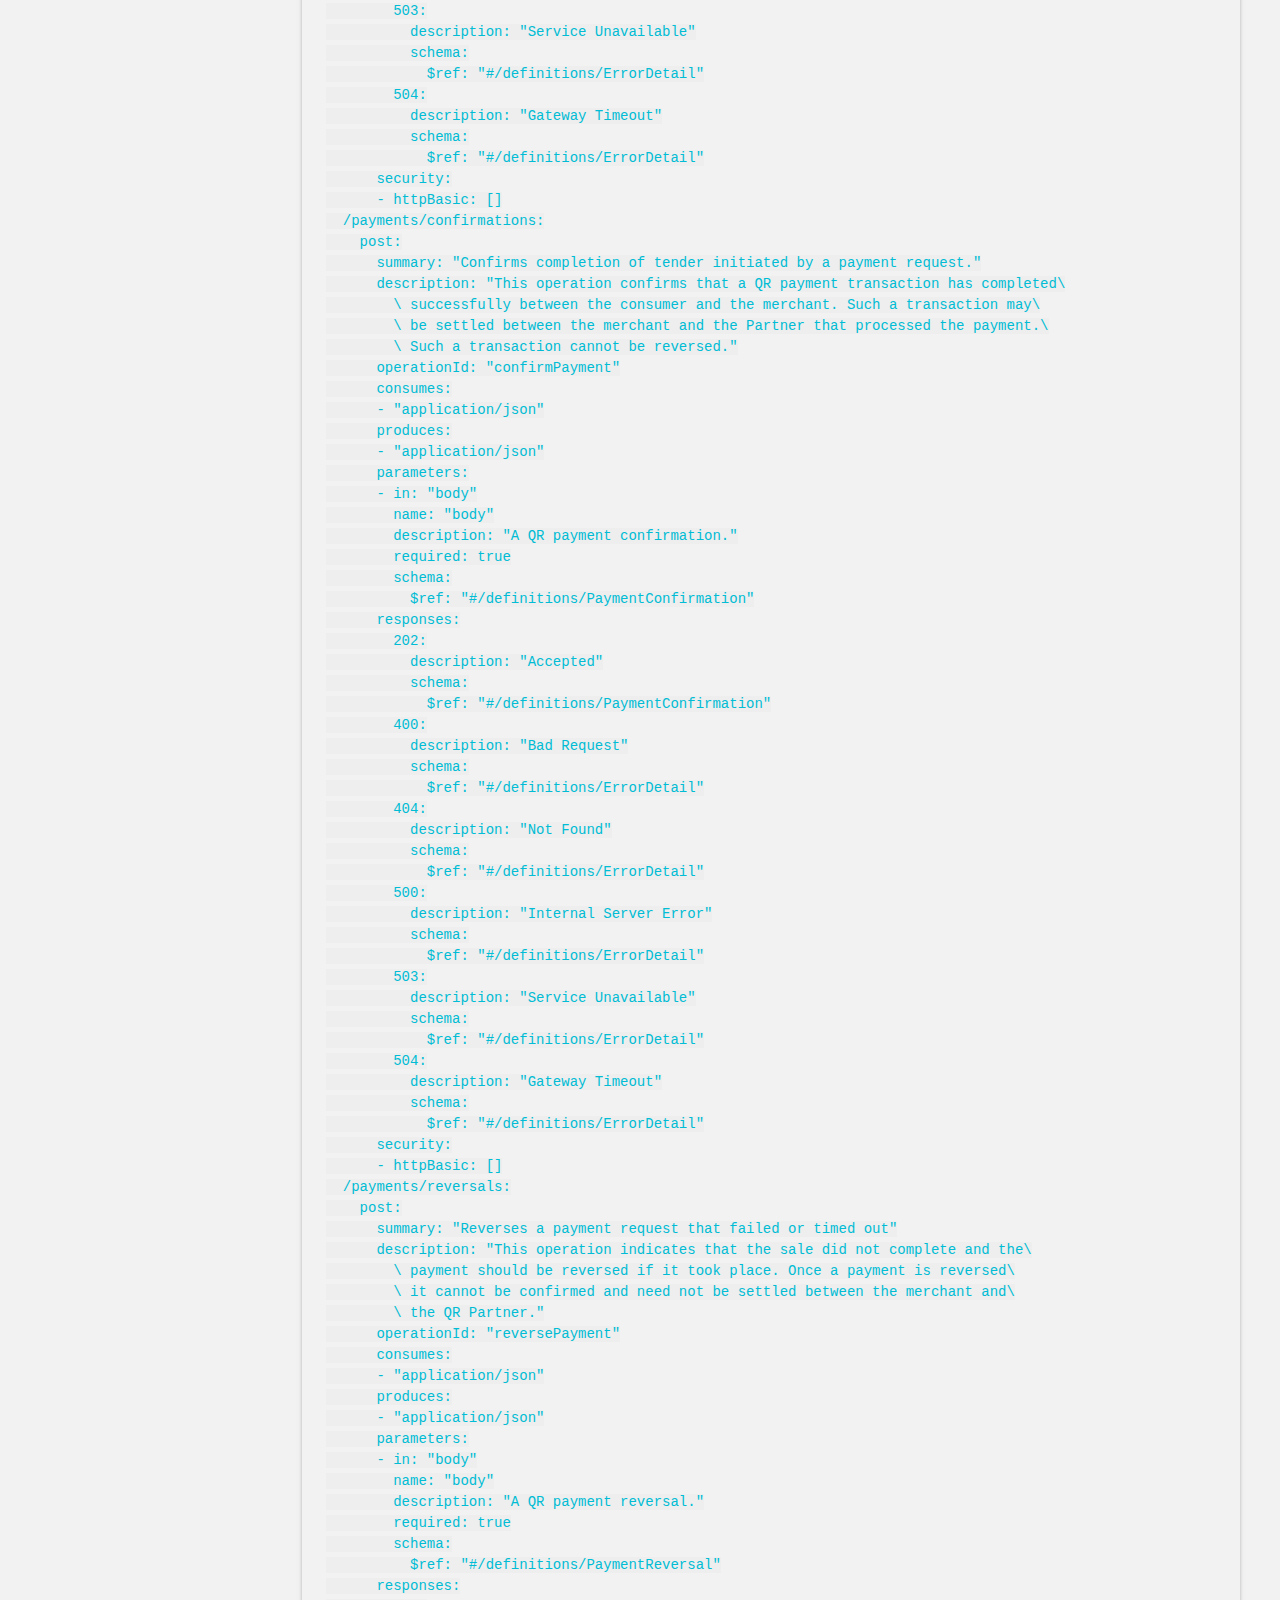
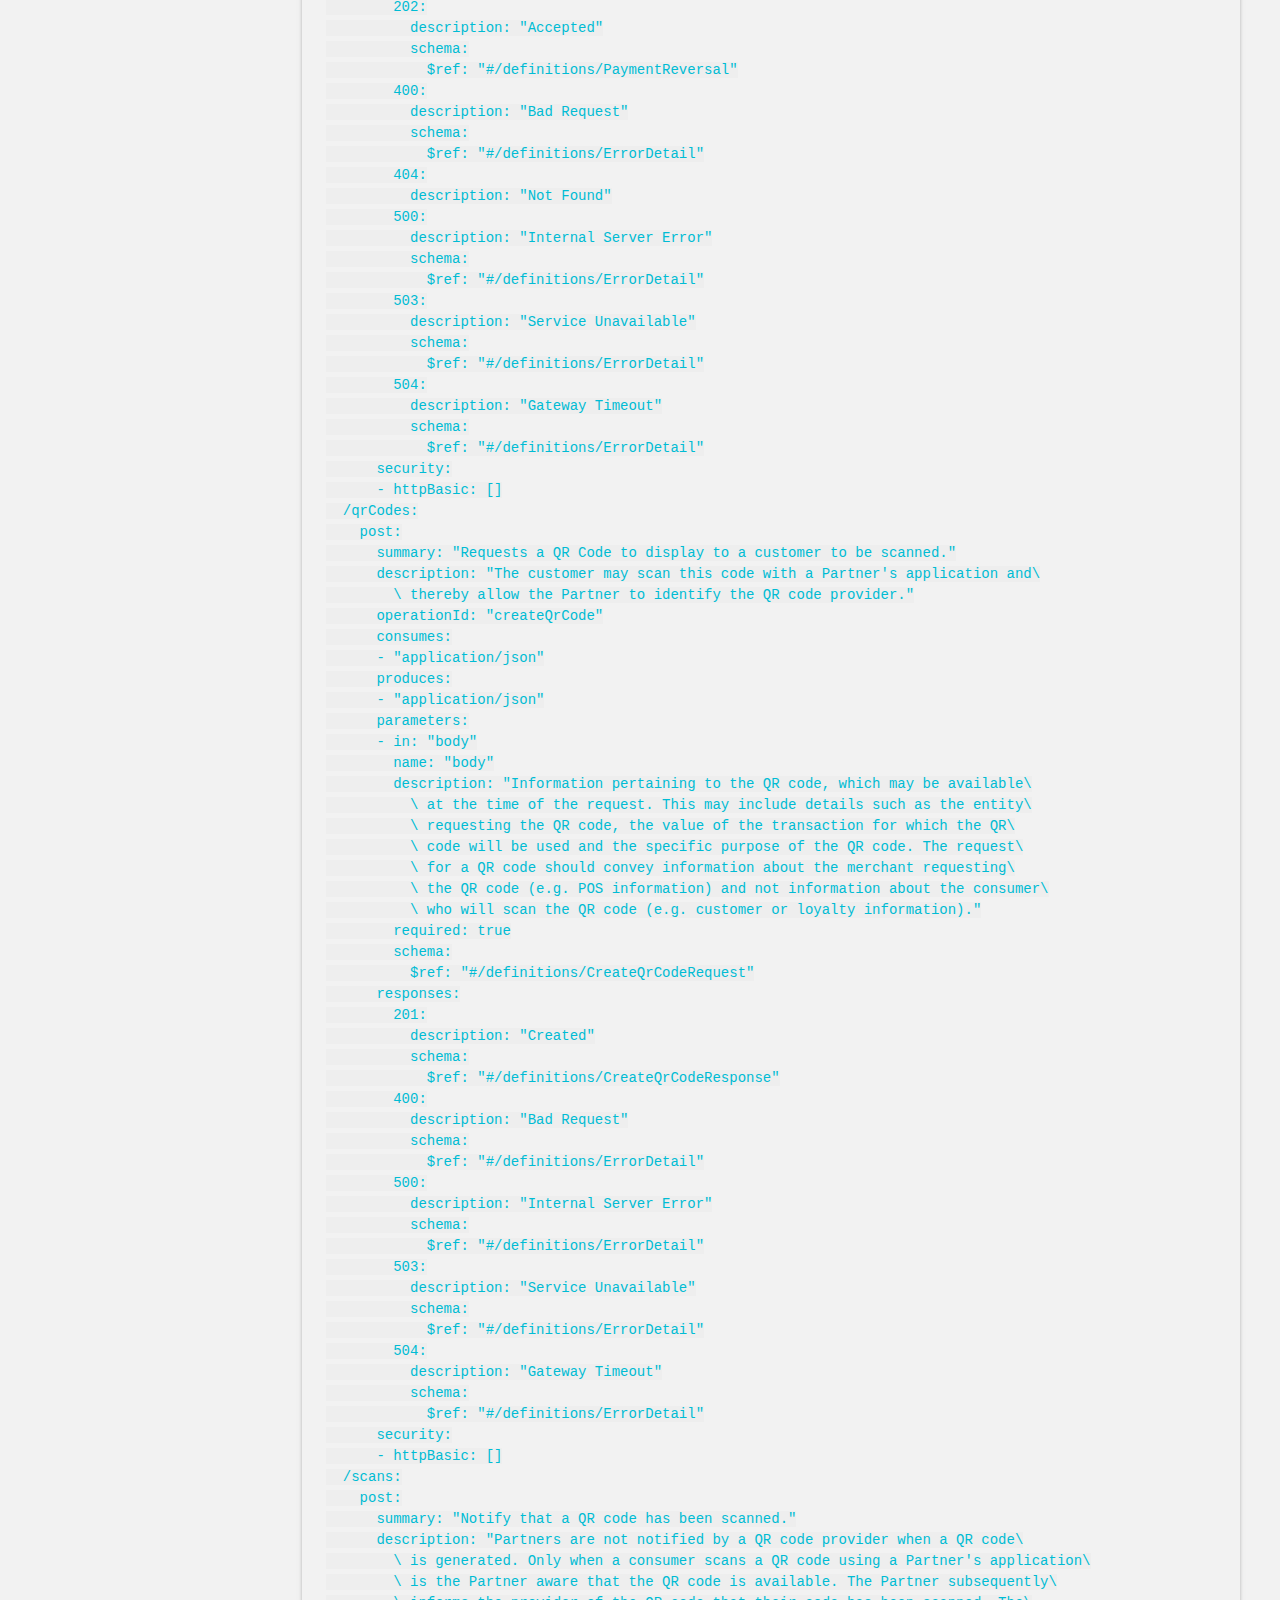
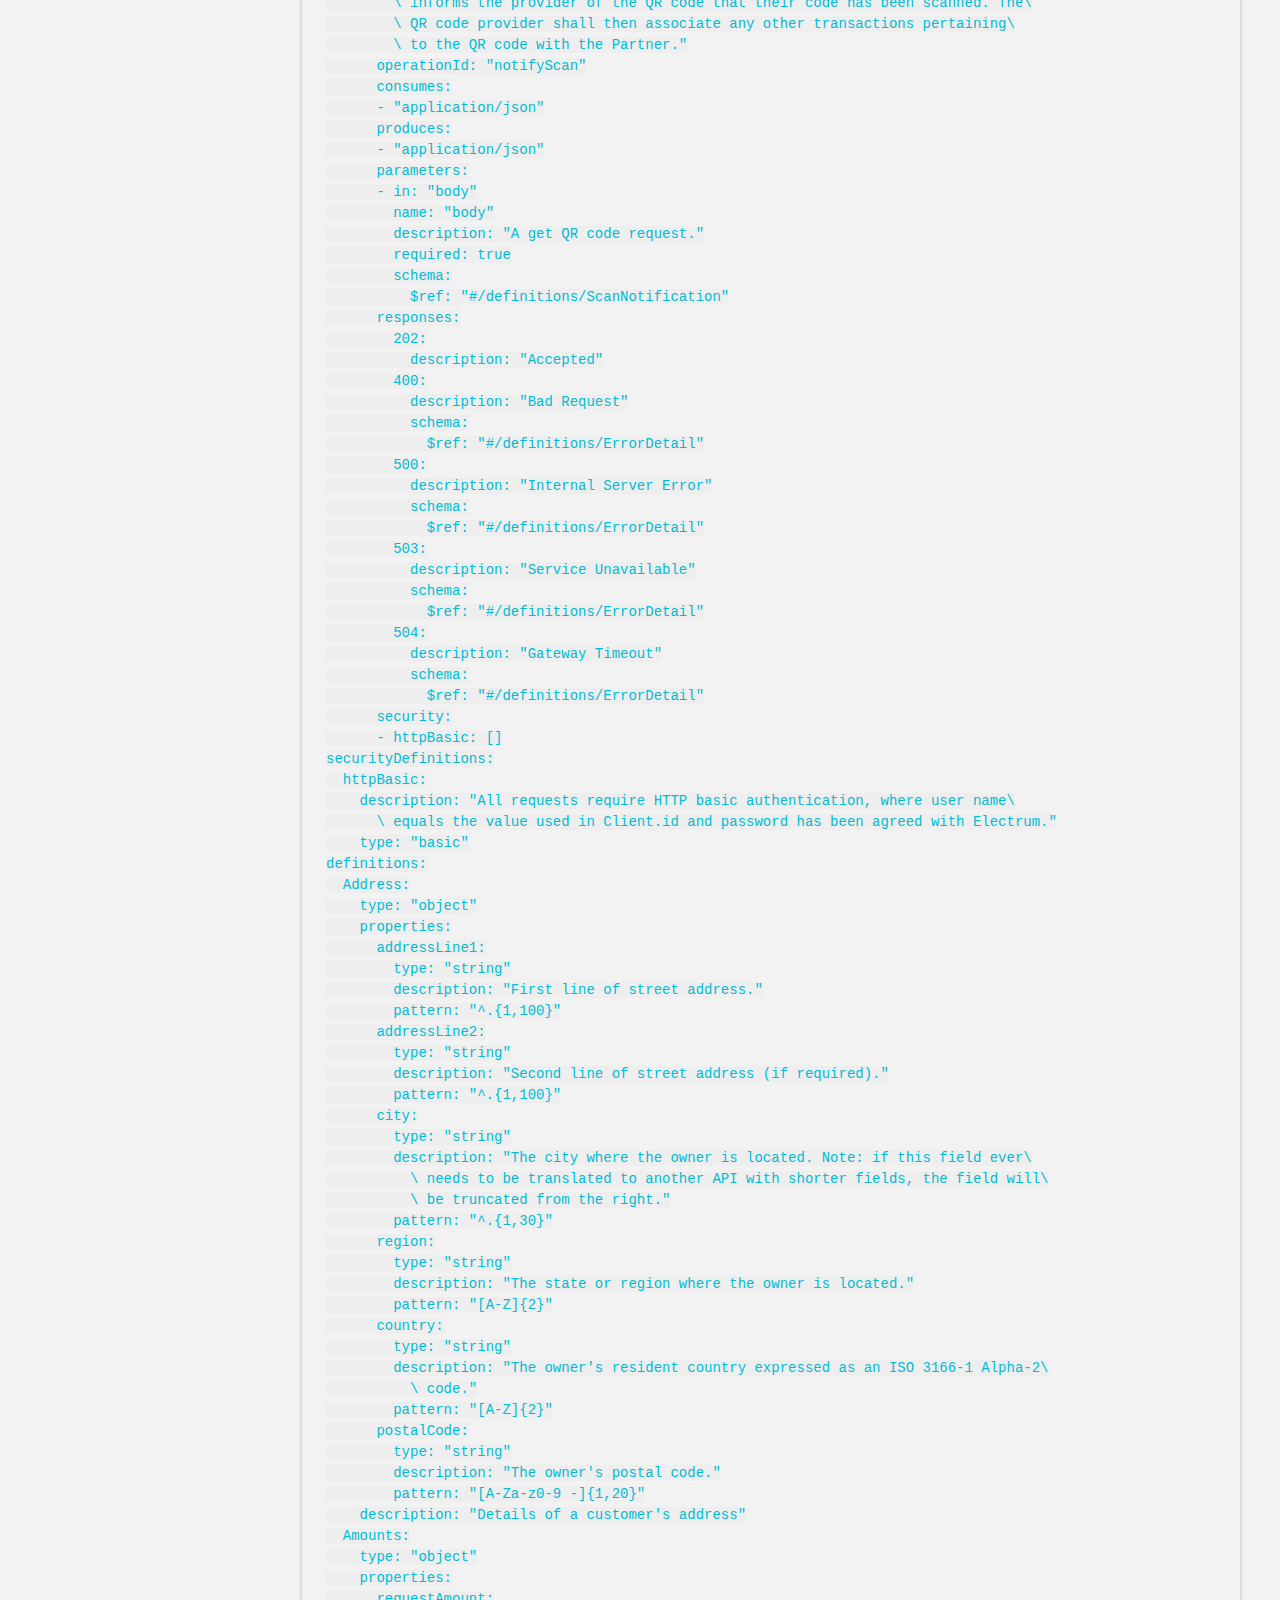
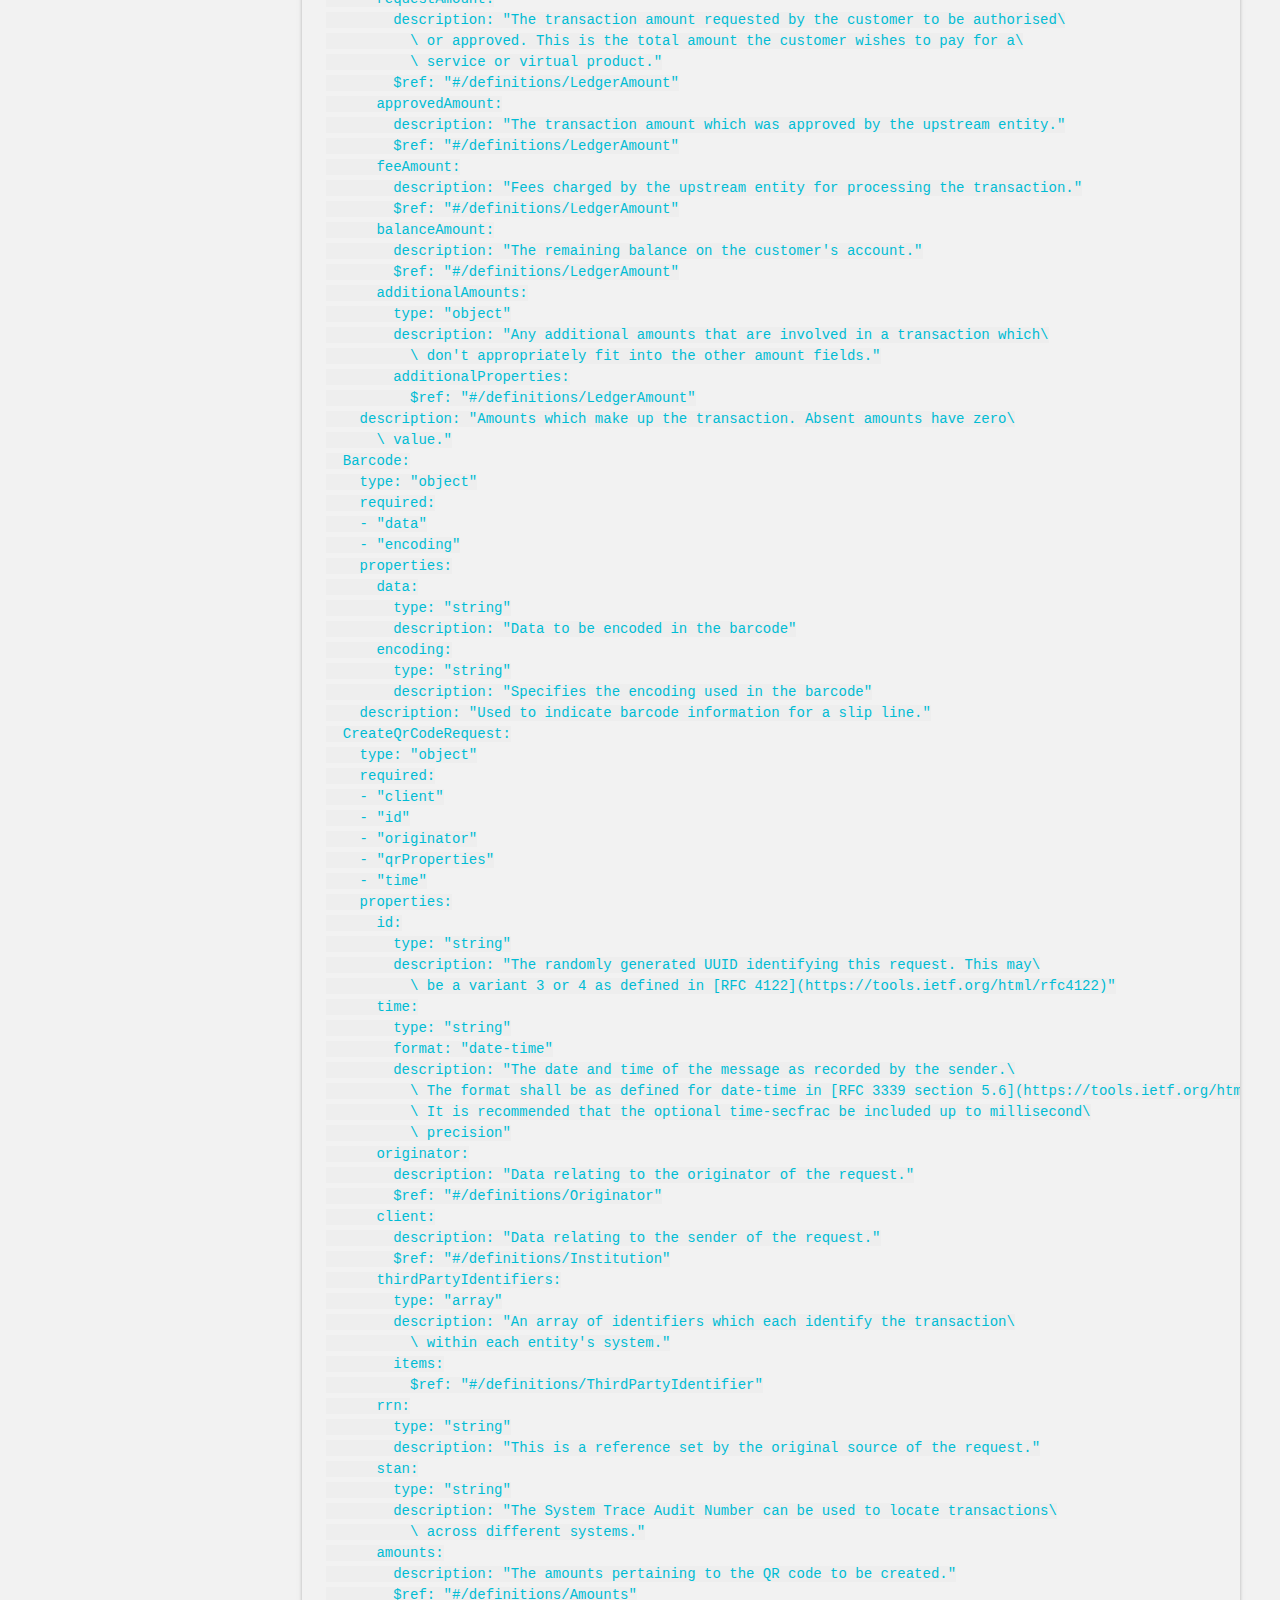
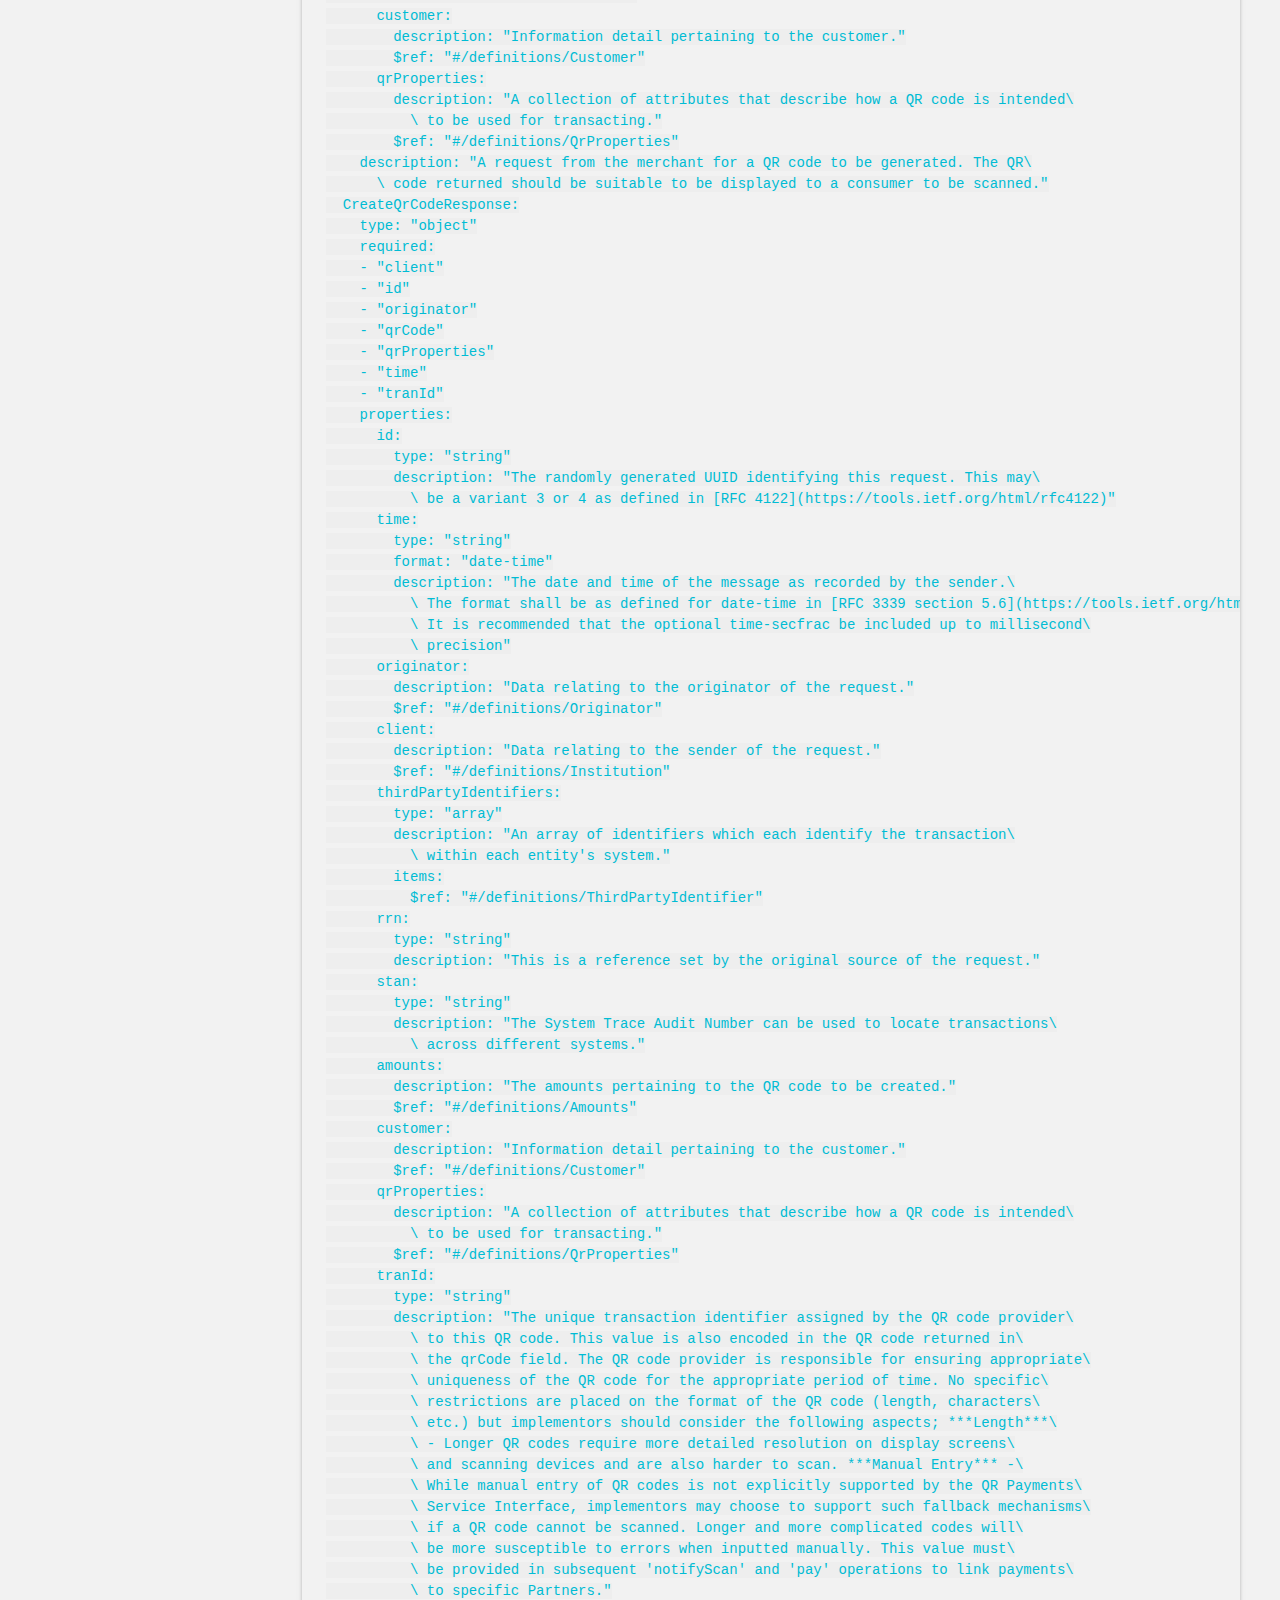
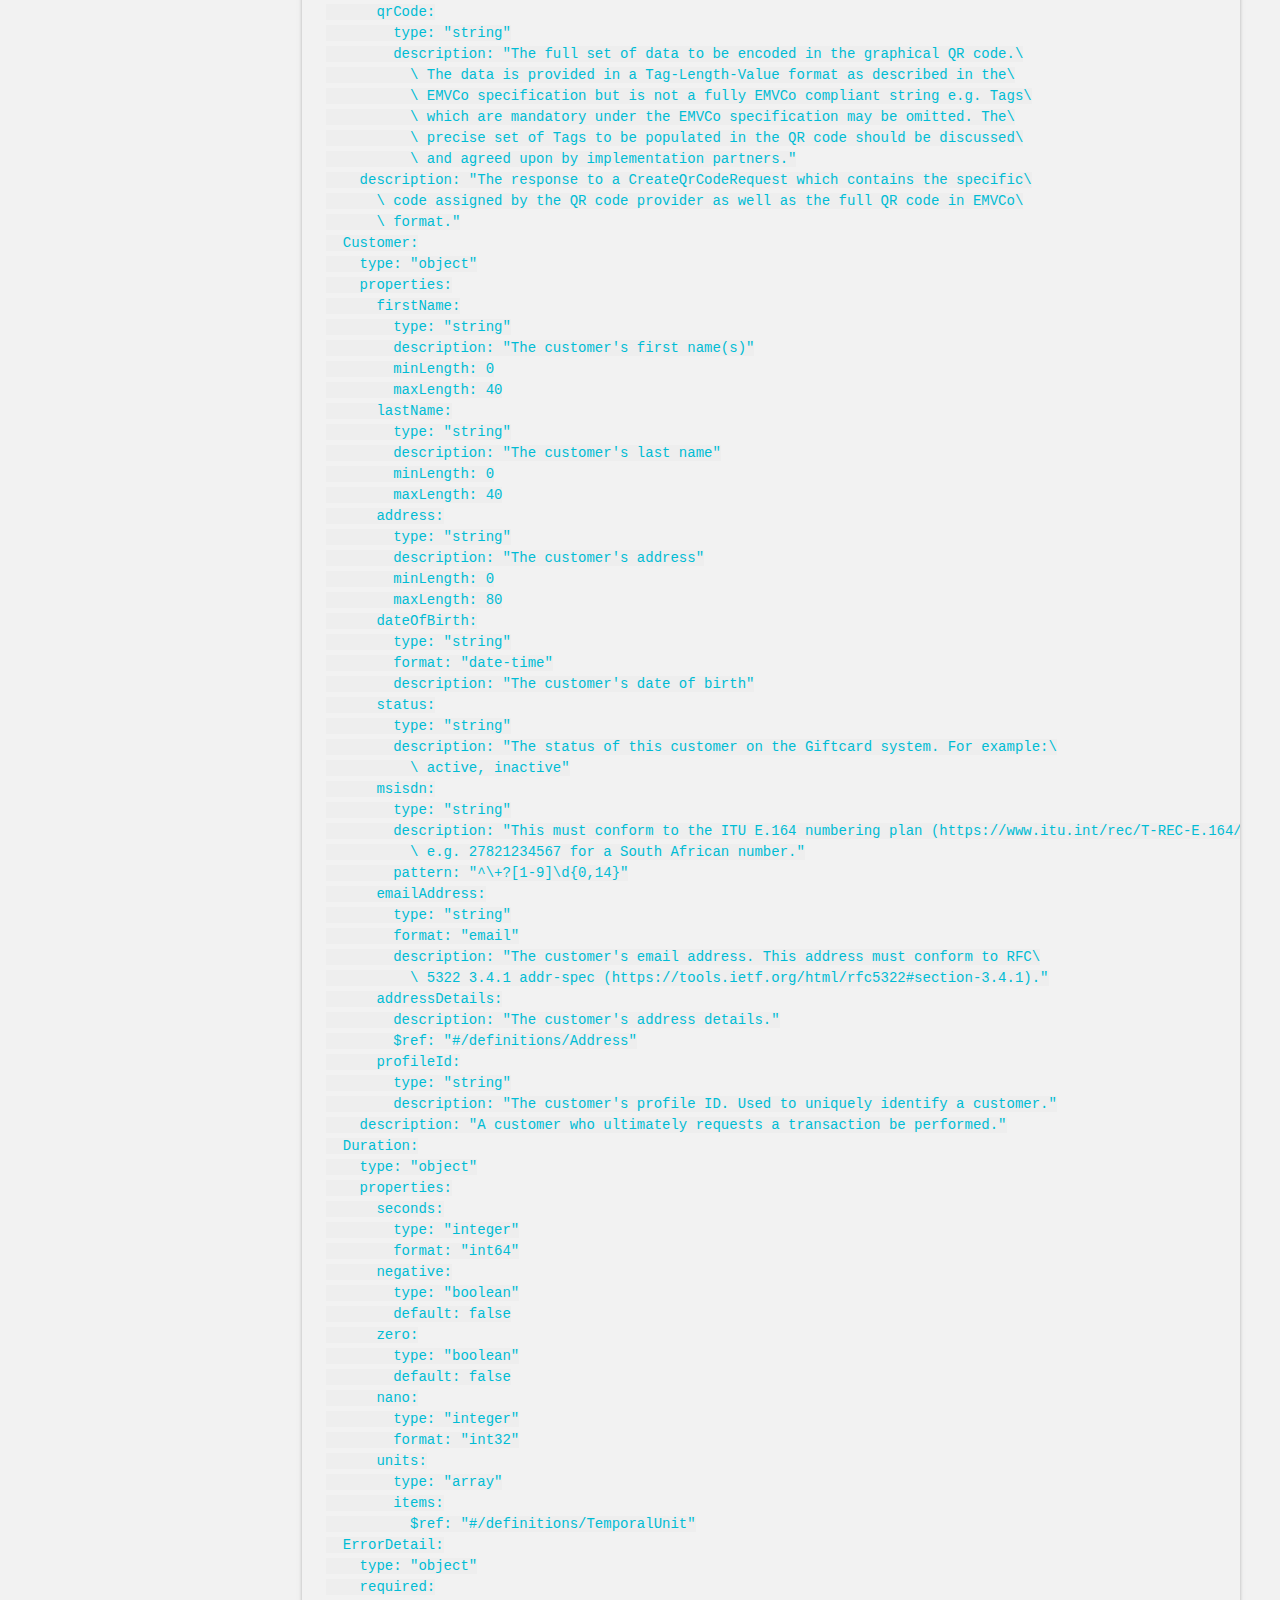
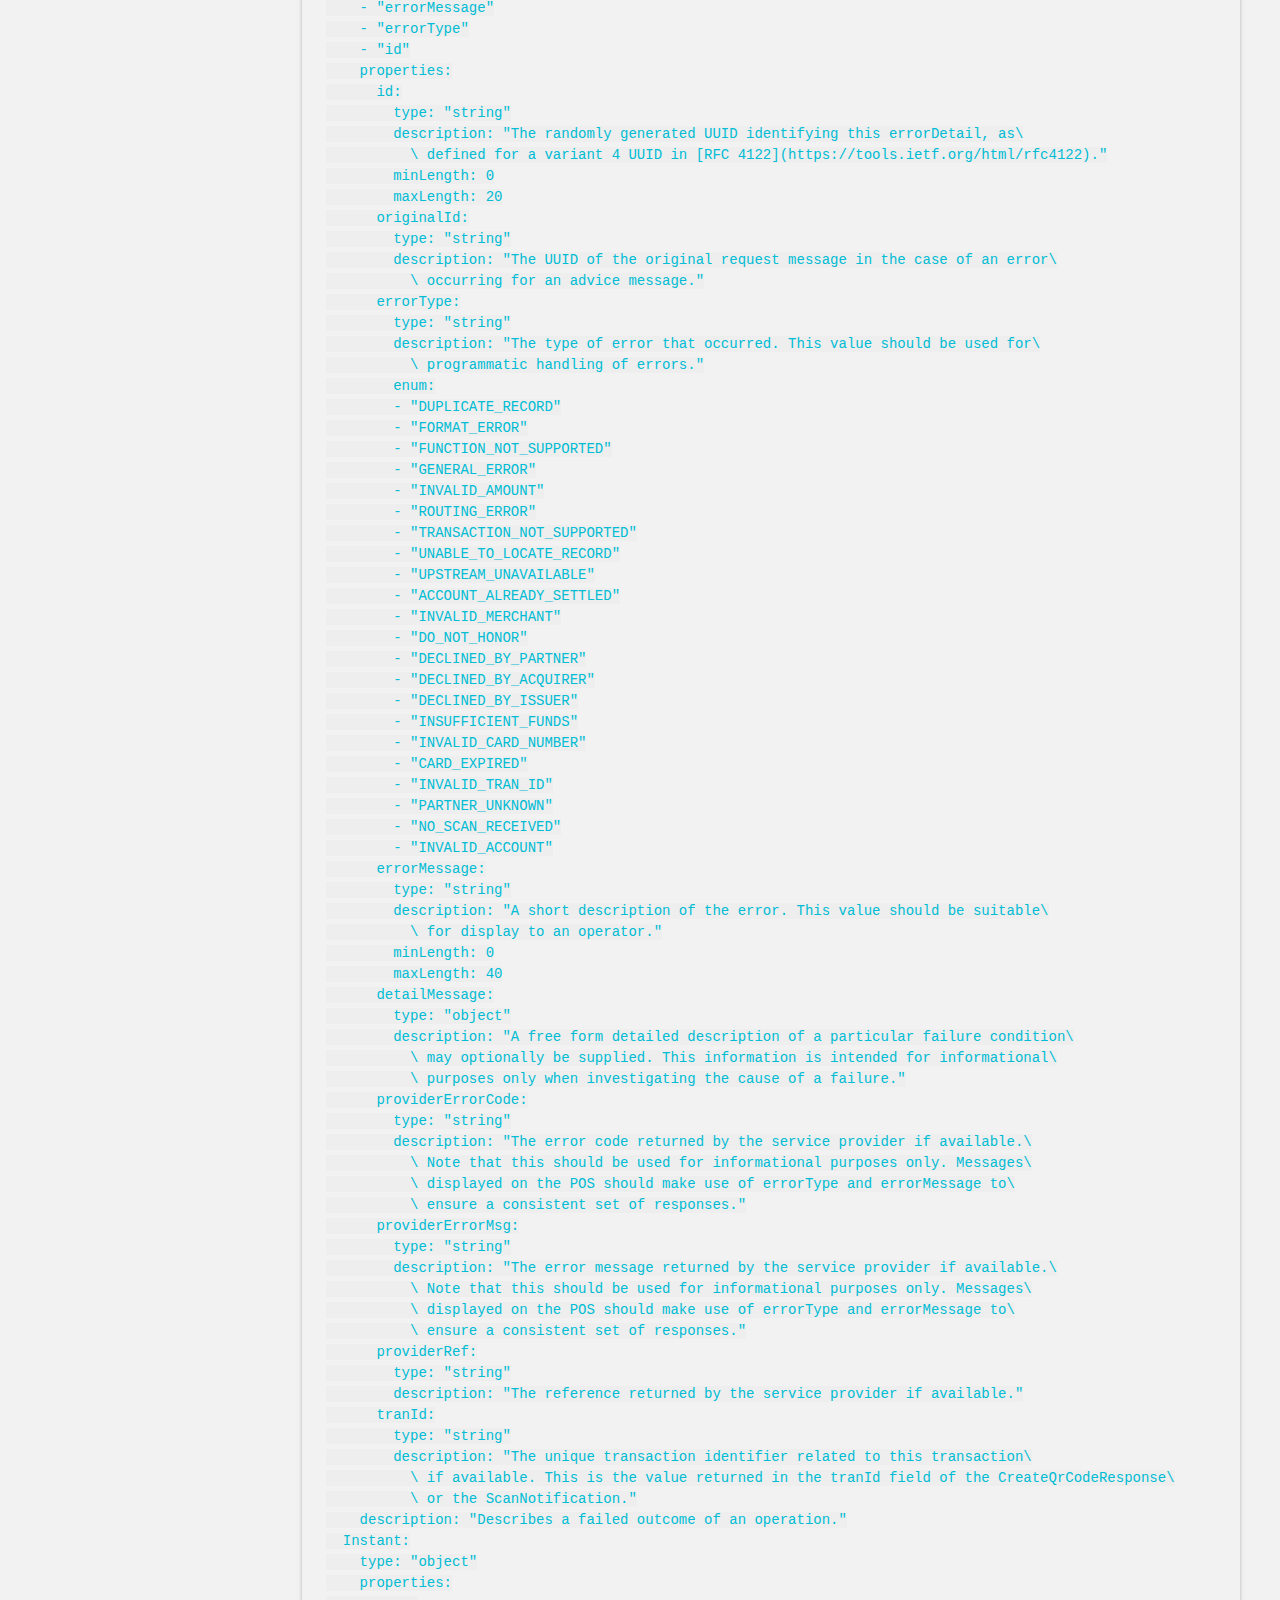
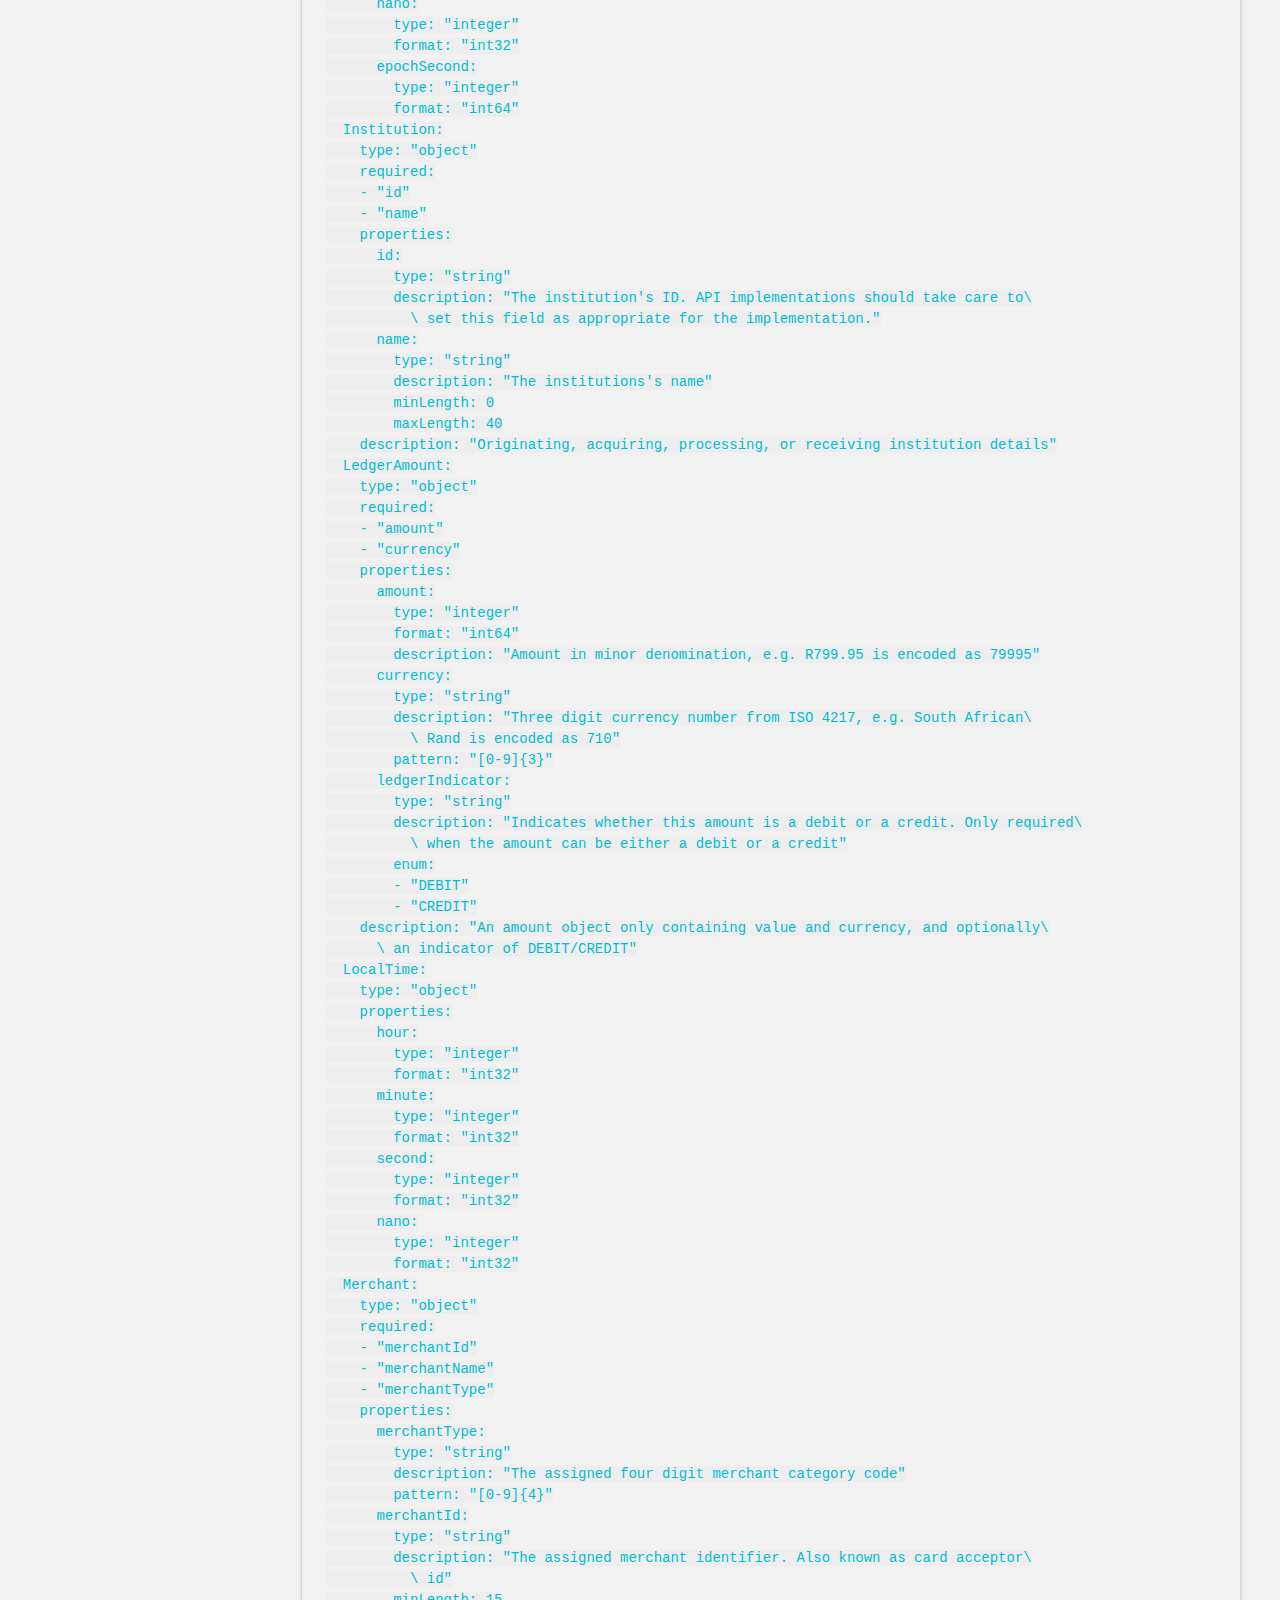
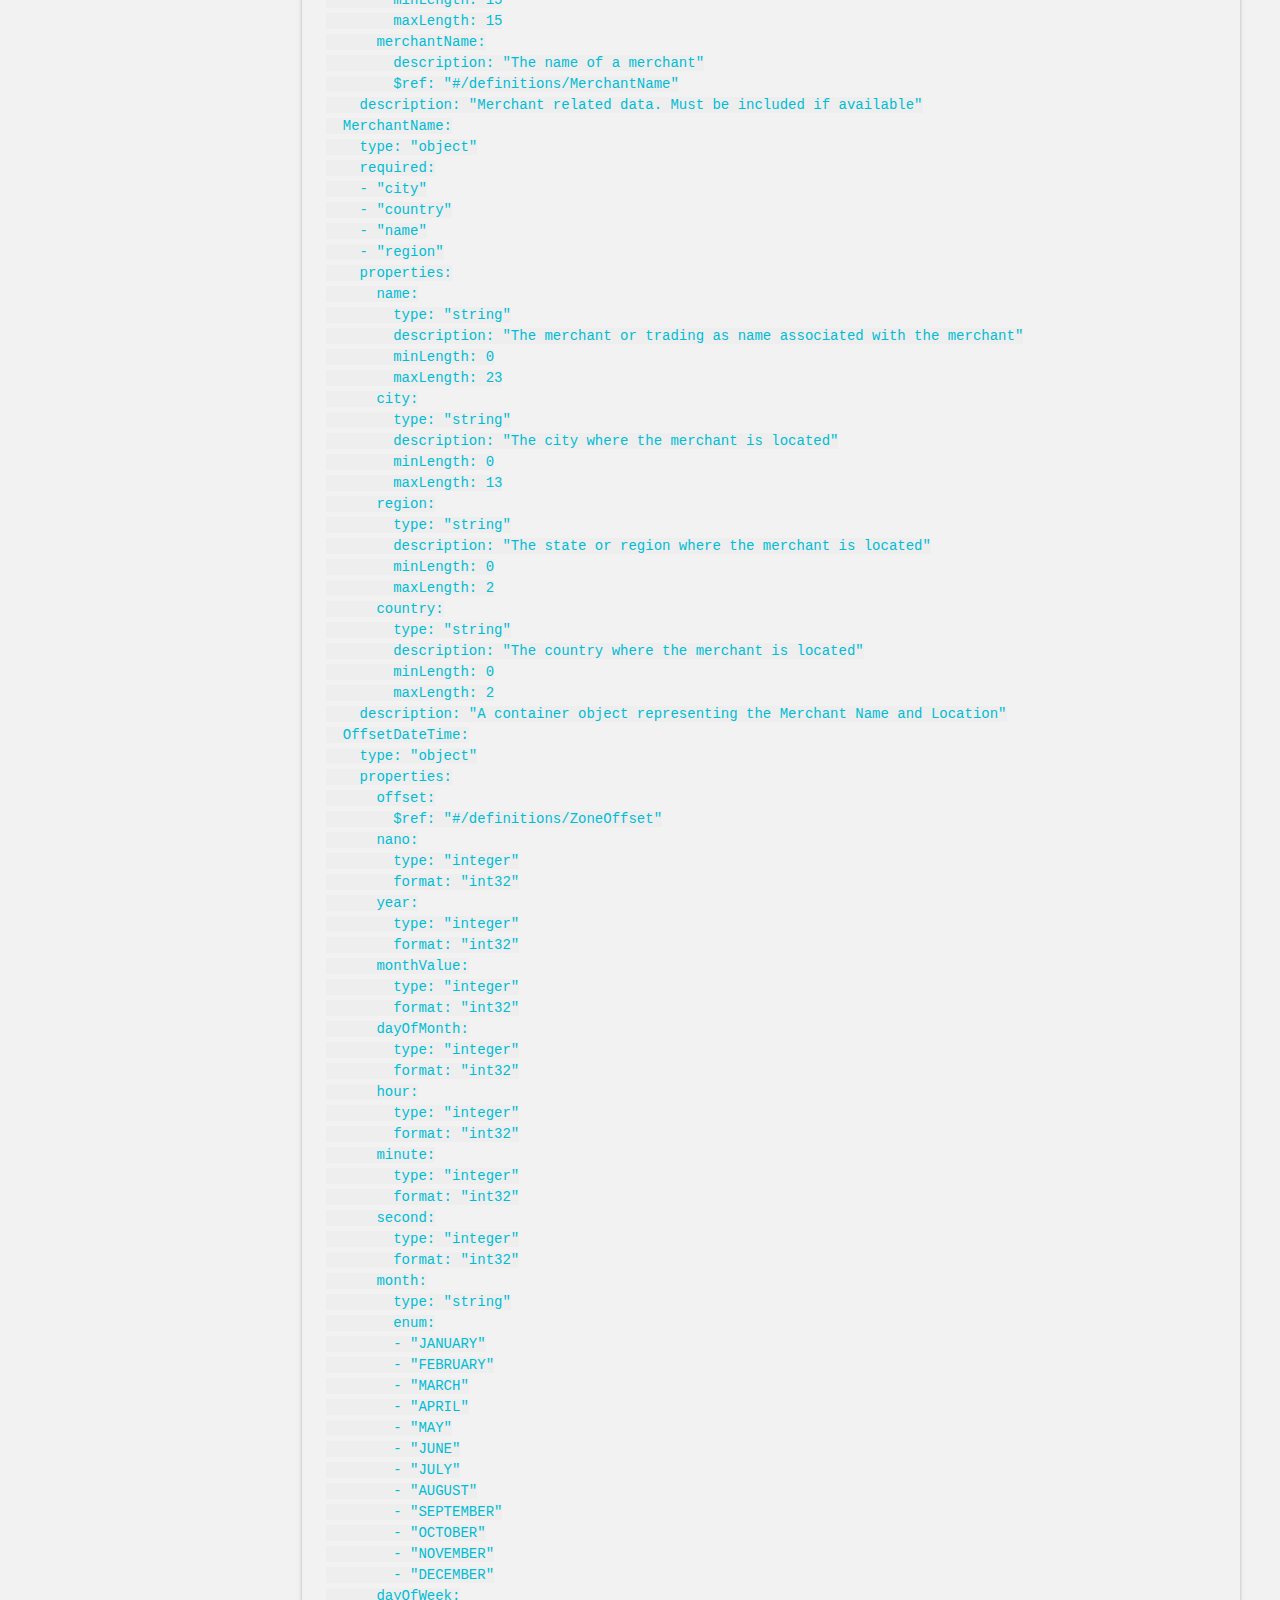
<file: specification/swagger/index.html>
<!DOCTYPE html>
  
  
  
  
   <html class="no-js"> 

  <head lang="en-us">
    <meta charset="utf-8">
    <meta name="viewport" content="width=device-width,user-scalable=no,initial-scale=1,maximum-scale=1">
    <title>Swagger - QR Payment Service Interface</title>
    <meta name="generator" content="Hugo 0.29" />

    
    <link rel="canonical" href="https://electrumpayments.github.io/qr-payment-service-interface-docs/specification/swagger/">
    

    <meta property="og:url" content="https://electrumpayments.github.io/qr-payment-service-interface-docs/specification/swagger/">
    <meta property="og:title" content="QR Payment Service Interface">
    <meta property="og:image" content="https://electrumpayments.github.io/qr-payment-service-interface-docs/images/logo-square.png">
    <meta name="apple-mobile-web-app-title" content="QR Payment Service Interface">
    <meta name="apple-mobile-web-app-capable" content="yes">
    <meta name="apple-mobile-web-app-status-bar-style" content="black-translucent">

    <link rel="shortcut icon" type="image/x-icon" href="https://electrumpayments.github.io/qr-payment-service-interface-docs/images/favicon.ico">
    <link rel="icon" type="image/x-icon" href="https://electrumpayments.github.io/qr-payment-service-interface-docs/images/favicon.ico">

    <style>
      @font-face {
        font-family: 'Icon';
        src: url('https://electrumpayments.github.io/qr-payment-service-interface-docs/fonts/icon.eot?52m981');
        src: url('https://electrumpayments.github.io/qr-payment-service-interface-docs/fonts/icon.eot?#iefix52m981')
               format('embedded-opentype'),
             url('https://electrumpayments.github.io/qr-payment-service-interface-docs/fonts/icon.woff?52m981')
               format('woff'),
             url('https://electrumpayments.github.io/qr-payment-service-interface-docs/fonts/icon.ttf?52m981')
               format('truetype'),
             url('https://electrumpayments.github.io/qr-payment-service-interface-docs/fonts/icon.svg?52m981#icon')
               format('svg');
        font-weight: normal;
        font-style: normal;
      }
    </style>

    <link rel="stylesheet" href="https://electrumpayments.github.io/qr-payment-service-interface-docs/stylesheets/highlight/highlight.css">
    <link rel="stylesheet" href="https://electrumpayments.github.io/qr-payment-service-interface-docs/stylesheets/application.css">
    <link rel="stylesheet" href="https://electrumpayments.github.io/qr-payment-service-interface-docs/stylesheets/palettes.css">

    
    
    
    <link rel="stylesheet" href="//fonts.googleapis.com/css?family=Ubuntu:400,700|Ubuntu%2bMono">
    <style>
      body, input {
        font-family: 'Ubuntu', Helvetica, Arial, sans-serif;
      }
      pre, code {
        font-family: 'Ubuntu Mono', 'Courier New', 'Courier', monospace;
      }
    </style>

    
    <script src="https://electrumpayments.github.io/qr-payment-service-interface-docs/javascripts/modernizr.js"></script>

    

  </head>
  <body class="palette-primary-cyan palette-accent-orange">



	
	


<div class="backdrop">
	<div class="backdrop-paper"></div>
</div>

<input class="toggle" type="checkbox" id="toggle-drawer">
<input class="toggle" type="checkbox" id="toggle-search">
<label class="toggle-button overlay" for="toggle-drawer"></label>

<header class="header">
	<nav aria-label="Header">
  <div class="bar default">
    <div class="button button-menu" role="button" aria-label="Menu">
      <label class="toggle-button icon icon-menu" for="toggle-drawer">
        <span></span>
      </label>
    </div>
    <div class="stretch">
      <div class="title">
        QR Payment Service Interface
      </div>
    </div>

    

    
    <div class="button button-github" role="button" aria-label="GitHub">
      <a href="https://github.com/electrumpayments" title="@electrumpayments on GitHub" target="_blank" class="toggle-button icon icon-github"></a>
    </div>
    

    
  </div>
  <div class="bar search">
    <div class="button button-close" role="button" aria-label="Close">
      <label class="toggle-button icon icon-back" for="toggle-search"></label>
    </div>
    <div class="stretch">
      <div class="field">
        <input class="query" type="text" placeholder="Search" autocapitalize="off" autocorrect="off" autocomplete="off" spellcheck>
      </div>
    </div>
    <div class="button button-reset" role="button" aria-label="Search">
      <button class="toggle-button icon icon-close" id="reset-search"></button>
    </div>
  </div>
</nav>

</header>

<main class="main">
	<div class="drawer">
		<nav aria-label="Navigation">
  <a href="https://github.com/electrumpayments/qr-payment-service-interface" class="project">
    <div class="banner">
      
        <div class="logo">
          <img src="https://electrumpayments.github.io/qr-payment-service-interface-docs/images/logo-square.png">
        </div>
      
      <div class="name">
        
          <br>
          electrumpayments/qr-payment-service-interface
        
      </div>
    </div>
  </a>

  <div class="scrollable">
    <div class="wrapper">
      <div class="toc">
        
        <ul>
          




<li>
  
    



<a  title="Getting Started" href="https://electrumpayments.github.io/qr-payment-service-interface-docs/getting-started/">
	
	Getting Started
</a>



  
</li>



<li>
  
    



<a  title="Terminology" href="https://electrumpayments.github.io/qr-payment-service-interface-docs/terminology/">
	
	Terminology
</a>



  
</li>



<li>
  
    



<a  title="Protocol Basics" href="https://electrumpayments.github.io/qr-payment-service-interface-docs/protocol-basics/">
	
	Protocol Basics
</a>



  
</li>



<li>
  
    



<a  title="Partner And Retailer Implementations" href="https://electrumpayments.github.io/qr-payment-service-interface-docs/partner-vs-retailer-implementations/">
	
	Partner And Retailer Implementations
</a>



  
</li>



<li>
  
    



<a  title="Retailer Message Flows" href="https://electrumpayments.github.io/qr-payment-service-interface-docs/retailer-message-flows/">
	
	Retailer Message Flows
</a>



  
</li>



<li>
  
    



<a  title="Partner Message Flows" href="https://electrumpayments.github.io/qr-payment-service-interface-docs/partner-message-flows/">
	
	Partner Message Flows
</a>



  
</li>



<li>
  
    



<a  title="Advanced Topics" href="https://electrumpayments.github.io/qr-payment-service-interface-docs/advanced-topics/">
	
	Advanced Topics
</a>



  
</li>



<li>
  
  <span class="section">Specification</span>
    <ul>
      
        
        



<a  title="Introduction" href="https://electrumpayments.github.io/qr-payment-service-interface-docs/specification/introduction/">
	
	Introduction
</a>



      
        
        



<a  title="Operations" href="https://electrumpayments.github.io/qr-payment-service-interface-docs/specification/operations/">
	
	Operations
</a>



      
        
        



<a  title="Definitions" href="https://electrumpayments.github.io/qr-payment-service-interface-docs/specification/definitions/">
	
	Definitions
</a>



      
        
        



<a  title="Swagger" href="https://electrumpayments.github.io/qr-payment-service-interface-docs/specification/swagger/">
	
	Swagger
</a>



      
        
        



<a  title="Release Notes" href="https://electrumpayments.github.io/qr-payment-service-interface-docs/specification/release-notes/">
	
	Release Notes
</a>



      
    </ul>
  
</li>


        </ul>
        
      </div>
    </div>
  </div>
</nav>

	</div>

	<article class="article">
		<div class="wrapper">
			<h1>Swagger </h1>

			

<p>The <a href="http://swagger.io">swagger (Open API)</a> definition of the interface specification can be found <a href="https://electrumpayments.github.io/qr-payment-service-interface-docs/specification/swagger/swagger.yaml">here</a>, as well as below.</p>

<p>Many tools are available for processing swagger files, and using a code generation tool to create a boilerplate client or server can be an excellent starting point for development. We highly recommend looking at <a href="https://github.com/swagger-api/swagger-codegen">swagger-codegen</a> for a generator in your preferred language when starting out.</p>

<h3 id="swagger-definition">Swagger definition</h3>

<pre><code class="language-yaml">---
swagger: &quot;2.0&quot;
info:
  description: &quot;The Electrum QR Payment Service describes an interface for supporting\
    \ payments via scanning of a QR code transactions.&quot;
  version: &quot;1.7.0&quot;
  title: &quot;QR PaymentService Interface&quot;
  contact:
    name: &quot;Electrum Support&quot;
    url: &quot;http://io.electrum&quot;
    email: &quot;support@electrum.co.za&quot;
  license:
    name: &quot;Apache 2.0&quot;
    url: &quot;http://www.apache.org/licenses/LICENSE-2.0.html&quot;
host: &quot;sandbox.electrum.io&quot;
basePath: &quot;/qr/v1&quot;
schemes:
- &quot;https&quot;
paths:
  /payments:
    post:
      summary: &quot;Requests a payment to be processed via a QR Partner.&quot;
      description: &quot;This request contains conventional payment information (POS information,\
        \ transaction amount, date etc.) as well as Partner information. If a merchant\
        \ is unable to supply the Partner information in this request, then the request\
        \ is directed to an intermediate system which also receives notifications\
        \ from Partners of QR scans. This intermediate system will match the payment\
        \ request from the merchant with the scan notification from the Partner using\
        \ the QR code information common to both messages. The payment request may\
        \ then be forwarded to the correct Partner for processing.&quot;
      operationId: &quot;pay&quot;
      consumes:
      - &quot;application/json&quot;
      produces:
      - &quot;application/json&quot;
      parameters:
      - in: &quot;body&quot;
        name: &quot;body&quot;
        description: &quot;A QR payment request.&quot;
        required: true
        schema:
          $ref: &quot;#/definitions/PaymentRequest&quot;
      responses:
        201:
          description: &quot;Created&quot;
          schema:
            $ref: &quot;#/definitions/PaymentResponse&quot;
        400:
          description: &quot;Bad Request&quot;
          schema:
            $ref: &quot;#/definitions/ErrorDetail&quot;
        500:
          description: &quot;Internal Server Error&quot;
          schema:
            $ref: &quot;#/definitions/ErrorDetail&quot;
        503:
          description: &quot;Service Unavailable&quot;
          schema:
            $ref: &quot;#/definitions/ErrorDetail&quot;
        504:
          description: &quot;Gateway Timeout&quot;
          schema:
            $ref: &quot;#/definitions/ErrorDetail&quot;
      security:
      - httpBasic: []
  /payments/confirmations:
    post:
      summary: &quot;Confirms completion of tender initiated by a payment request.&quot;
      description: &quot;This operation confirms that a QR payment transaction has completed\
        \ successfully between the consumer and the merchant. Such a transaction may\
        \ be settled between the merchant and the Partner that processed the payment.\
        \ Such a transaction cannot be reversed.&quot;
      operationId: &quot;confirmPayment&quot;
      consumes:
      - &quot;application/json&quot;
      produces:
      - &quot;application/json&quot;
      parameters:
      - in: &quot;body&quot;
        name: &quot;body&quot;
        description: &quot;A QR payment confirmation.&quot;
        required: true
        schema:
          $ref: &quot;#/definitions/PaymentConfirmation&quot;
      responses:
        202:
          description: &quot;Accepted&quot;
          schema:
            $ref: &quot;#/definitions/PaymentConfirmation&quot;
        400:
          description: &quot;Bad Request&quot;
          schema:
            $ref: &quot;#/definitions/ErrorDetail&quot;
        404:
          description: &quot;Not Found&quot;
          schema:
            $ref: &quot;#/definitions/ErrorDetail&quot;
        500:
          description: &quot;Internal Server Error&quot;
          schema:
            $ref: &quot;#/definitions/ErrorDetail&quot;
        503:
          description: &quot;Service Unavailable&quot;
          schema:
            $ref: &quot;#/definitions/ErrorDetail&quot;
        504:
          description: &quot;Gateway Timeout&quot;
          schema:
            $ref: &quot;#/definitions/ErrorDetail&quot;
      security:
      - httpBasic: []
  /payments/reversals:
    post:
      summary: &quot;Reverses a payment request that failed or timed out&quot;
      description: &quot;This operation indicates that the sale did not complete and the\
        \ payment should be reversed if it took place. Once a payment is reversed\
        \ it cannot be confirmed and need not be settled between the merchant and\
        \ the QR Partner.&quot;
      operationId: &quot;reversePayment&quot;
      consumes:
      - &quot;application/json&quot;
      produces:
      - &quot;application/json&quot;
      parameters:
      - in: &quot;body&quot;
        name: &quot;body&quot;
        description: &quot;A QR payment reversal.&quot;
        required: true
        schema:
          $ref: &quot;#/definitions/PaymentReversal&quot;
      responses:
        202:
          description: &quot;Accepted&quot;
          schema:
            $ref: &quot;#/definitions/PaymentReversal&quot;
        400:
          description: &quot;Bad Request&quot;
          schema:
            $ref: &quot;#/definitions/ErrorDetail&quot;
        404:
          description: &quot;Not Found&quot;
        500:
          description: &quot;Internal Server Error&quot;
          schema:
            $ref: &quot;#/definitions/ErrorDetail&quot;
        503:
          description: &quot;Service Unavailable&quot;
          schema:
            $ref: &quot;#/definitions/ErrorDetail&quot;
        504:
          description: &quot;Gateway Timeout&quot;
          schema:
            $ref: &quot;#/definitions/ErrorDetail&quot;
      security:
      - httpBasic: []
  /qrCodes:
    post:
      summary: &quot;Requests a QR Code to display to a customer to be scanned.&quot;
      description: &quot;The customer may scan this code with a Partner's application and\
        \ thereby allow the Partner to identify the QR code provider.&quot;
      operationId: &quot;createQrCode&quot;
      consumes:
      - &quot;application/json&quot;
      produces:
      - &quot;application/json&quot;
      parameters:
      - in: &quot;body&quot;
        name: &quot;body&quot;
        description: &quot;Information pertaining to the QR code, which may be available\
          \ at the time of the request. This may include details such as the entity\
          \ requesting the QR code, the value of the transaction for which the QR\
          \ code will be used and the specific purpose of the QR code. The request\
          \ for a QR code should convey information about the merchant requesting\
          \ the QR code (e.g. POS information) and not information about the consumer\
          \ who will scan the QR code (e.g. customer or loyalty information).&quot;
        required: true
        schema:
          $ref: &quot;#/definitions/CreateQrCodeRequest&quot;
      responses:
        201:
          description: &quot;Created&quot;
          schema:
            $ref: &quot;#/definitions/CreateQrCodeResponse&quot;
        400:
          description: &quot;Bad Request&quot;
          schema:
            $ref: &quot;#/definitions/ErrorDetail&quot;
        500:
          description: &quot;Internal Server Error&quot;
          schema:
            $ref: &quot;#/definitions/ErrorDetail&quot;
        503:
          description: &quot;Service Unavailable&quot;
          schema:
            $ref: &quot;#/definitions/ErrorDetail&quot;
        504:
          description: &quot;Gateway Timeout&quot;
          schema:
            $ref: &quot;#/definitions/ErrorDetail&quot;
      security:
      - httpBasic: []
  /scans:
    post:
      summary: &quot;Notify that a QR code has been scanned.&quot;
      description: &quot;Partners are not notified by a QR code provider when a QR code\
        \ is generated. Only when a consumer scans a QR code using a Partner's application\
        \ is the Partner aware that the QR code is available. The Partner subsequently\
        \ informs the provider of the QR code that their code has been scanned. The\
        \ QR code provider shall then associate any other transactions pertaining\
        \ to the QR code with the Partner.&quot;
      operationId: &quot;notifyScan&quot;
      consumes:
      - &quot;application/json&quot;
      produces:
      - &quot;application/json&quot;
      parameters:
      - in: &quot;body&quot;
        name: &quot;body&quot;
        description: &quot;A get QR code request.&quot;
        required: true
        schema:
          $ref: &quot;#/definitions/ScanNotification&quot;
      responses:
        202:
          description: &quot;Accepted&quot;
        400:
          description: &quot;Bad Request&quot;
          schema:
            $ref: &quot;#/definitions/ErrorDetail&quot;
        500:
          description: &quot;Internal Server Error&quot;
          schema:
            $ref: &quot;#/definitions/ErrorDetail&quot;
        503:
          description: &quot;Service Unavailable&quot;
          schema:
            $ref: &quot;#/definitions/ErrorDetail&quot;
        504:
          description: &quot;Gateway Timeout&quot;
          schema:
            $ref: &quot;#/definitions/ErrorDetail&quot;
      security:
      - httpBasic: []
securityDefinitions:
  httpBasic:
    description: &quot;All requests require HTTP basic authentication, where user name\
      \ equals the value used in Client.id and password has been agreed with Electrum.&quot;
    type: &quot;basic&quot;
definitions:
  Address:
    type: &quot;object&quot;
    properties:
      addressLine1:
        type: &quot;string&quot;
        description: &quot;First line of street address.&quot;
        pattern: &quot;^.{1,100}&quot;
      addressLine2:
        type: &quot;string&quot;
        description: &quot;Second line of street address (if required).&quot;
        pattern: &quot;^.{1,100}&quot;
      city:
        type: &quot;string&quot;
        description: &quot;The city where the owner is located. Note: if this field ever\
          \ needs to be translated to another API with shorter fields, the field will\
          \ be truncated from the right.&quot;
        pattern: &quot;^.{1,30}&quot;
      region:
        type: &quot;string&quot;
        description: &quot;The state or region where the owner is located.&quot;
        pattern: &quot;[A-Z]{2}&quot;
      country:
        type: &quot;string&quot;
        description: &quot;The owner's resident country expressed as an ISO 3166-1 Alpha-2\
          \ code.&quot;
        pattern: &quot;[A-Z]{2}&quot;
      postalCode:
        type: &quot;string&quot;
        description: &quot;The owner's postal code.&quot;
        pattern: &quot;[A-Za-z0-9 -]{1,20}&quot;
    description: &quot;Details of a customer's address&quot;
  Amounts:
    type: &quot;object&quot;
    properties:
      requestAmount:
        description: &quot;The transaction amount requested by the customer to be authorised\
          \ or approved. This is the total amount the customer wishes to pay for a\
          \ service or virtual product.&quot;
        $ref: &quot;#/definitions/LedgerAmount&quot;
      approvedAmount:
        description: &quot;The transaction amount which was approved by the upstream entity.&quot;
        $ref: &quot;#/definitions/LedgerAmount&quot;
      feeAmount:
        description: &quot;Fees charged by the upstream entity for processing the transaction.&quot;
        $ref: &quot;#/definitions/LedgerAmount&quot;
      balanceAmount:
        description: &quot;The remaining balance on the customer's account.&quot;
        $ref: &quot;#/definitions/LedgerAmount&quot;
      additionalAmounts:
        type: &quot;object&quot;
        description: &quot;Any additional amounts that are involved in a transaction which\
          \ don't appropriately fit into the other amount fields.&quot;
        additionalProperties:
          $ref: &quot;#/definitions/LedgerAmount&quot;
    description: &quot;Amounts which make up the transaction. Absent amounts have zero\
      \ value.&quot;
  Barcode:
    type: &quot;object&quot;
    required:
    - &quot;data&quot;
    - &quot;encoding&quot;
    properties:
      data:
        type: &quot;string&quot;
        description: &quot;Data to be encoded in the barcode&quot;
      encoding:
        type: &quot;string&quot;
        description: &quot;Specifies the encoding used in the barcode&quot;
    description: &quot;Used to indicate barcode information for a slip line.&quot;
  CreateQrCodeRequest:
    type: &quot;object&quot;
    required:
    - &quot;client&quot;
    - &quot;id&quot;
    - &quot;originator&quot;
    - &quot;qrProperties&quot;
    - &quot;time&quot;
    properties:
      id:
        type: &quot;string&quot;
        description: &quot;The randomly generated UUID identifying this request. This may\
          \ be a variant 3 or 4 as defined in [RFC 4122](https://tools.ietf.org/html/rfc4122)&quot;
      time:
        type: &quot;string&quot;
        format: &quot;date-time&quot;
        description: &quot;The date and time of the message as recorded by the sender.\
          \ The format shall be as defined for date-time in [RFC 3339 section 5.6](https://tools.ietf.org/html/rfc3339#section-5.6).\
          \ It is recommended that the optional time-secfrac be included up to millisecond\
          \ precision&quot;
      originator:
        description: &quot;Data relating to the originator of the request.&quot;
        $ref: &quot;#/definitions/Originator&quot;
      client:
        description: &quot;Data relating to the sender of the request.&quot;
        $ref: &quot;#/definitions/Institution&quot;
      thirdPartyIdentifiers:
        type: &quot;array&quot;
        description: &quot;An array of identifiers which each identify the transaction\
          \ within each entity's system.&quot;
        items:
          $ref: &quot;#/definitions/ThirdPartyIdentifier&quot;
      rrn:
        type: &quot;string&quot;
        description: &quot;This is a reference set by the original source of the request.&quot;
      stan:
        type: &quot;string&quot;
        description: &quot;The System Trace Audit Number can be used to locate transactions\
          \ across different systems.&quot;
      amounts:
        description: &quot;The amounts pertaining to the QR code to be created.&quot;
        $ref: &quot;#/definitions/Amounts&quot;
      customer:
        description: &quot;Information detail pertaining to the customer.&quot;
        $ref: &quot;#/definitions/Customer&quot;
      qrProperties:
        description: &quot;A collection of attributes that describe how a QR code is intended\
          \ to be used for transacting.&quot;
        $ref: &quot;#/definitions/QrProperties&quot;
    description: &quot;A request from the merchant for a QR code to be generated. The QR\
      \ code returned should be suitable to be displayed to a consumer to be scanned.&quot;
  CreateQrCodeResponse:
    type: &quot;object&quot;
    required:
    - &quot;client&quot;
    - &quot;id&quot;
    - &quot;originator&quot;
    - &quot;qrCode&quot;
    - &quot;qrProperties&quot;
    - &quot;time&quot;
    - &quot;tranId&quot;
    properties:
      id:
        type: &quot;string&quot;
        description: &quot;The randomly generated UUID identifying this request. This may\
          \ be a variant 3 or 4 as defined in [RFC 4122](https://tools.ietf.org/html/rfc4122)&quot;
      time:
        type: &quot;string&quot;
        format: &quot;date-time&quot;
        description: &quot;The date and time of the message as recorded by the sender.\
          \ The format shall be as defined for date-time in [RFC 3339 section 5.6](https://tools.ietf.org/html/rfc3339#section-5.6).\
          \ It is recommended that the optional time-secfrac be included up to millisecond\
          \ precision&quot;
      originator:
        description: &quot;Data relating to the originator of the request.&quot;
        $ref: &quot;#/definitions/Originator&quot;
      client:
        description: &quot;Data relating to the sender of the request.&quot;
        $ref: &quot;#/definitions/Institution&quot;
      thirdPartyIdentifiers:
        type: &quot;array&quot;
        description: &quot;An array of identifiers which each identify the transaction\
          \ within each entity's system.&quot;
        items:
          $ref: &quot;#/definitions/ThirdPartyIdentifier&quot;
      rrn:
        type: &quot;string&quot;
        description: &quot;This is a reference set by the original source of the request.&quot;
      stan:
        type: &quot;string&quot;
        description: &quot;The System Trace Audit Number can be used to locate transactions\
          \ across different systems.&quot;
      amounts:
        description: &quot;The amounts pertaining to the QR code to be created.&quot;
        $ref: &quot;#/definitions/Amounts&quot;
      customer:
        description: &quot;Information detail pertaining to the customer.&quot;
        $ref: &quot;#/definitions/Customer&quot;
      qrProperties:
        description: &quot;A collection of attributes that describe how a QR code is intended\
          \ to be used for transacting.&quot;
        $ref: &quot;#/definitions/QrProperties&quot;
      tranId:
        type: &quot;string&quot;
        description: &quot;The unique transaction identifier assigned by the QR code provider\
          \ to this QR code. This value is also encoded in the QR code returned in\
          \ the qrCode field. The QR code provider is responsible for ensuring appropriate\
          \ uniqueness of the QR code for the appropriate period of time. No specific\
          \ restrictions are placed on the format of the QR code (length, characters\
          \ etc.) but implementors should consider the following aspects; ***Length***\
          \ - Longer QR codes require more detailed resolution on display screens\
          \ and scanning devices and are also harder to scan. ***Manual Entry*** -\
          \ While manual entry of QR codes is not explicitly supported by the QR Payments\
          \ Service Interface, implementors may choose to support such fallback mechanisms\
          \ if a QR code cannot be scanned. Longer and more complicated codes will\
          \ be more susceptible to errors when inputted manually. This value must\
          \ be provided in subsequent 'notifyScan' and 'pay' operations to link payments\
          \ to specific Partners.&quot;
      qrCode:
        type: &quot;string&quot;
        description: &quot;The full set of data to be encoded in the graphical QR code.\
          \ The data is provided in a Tag-Length-Value format as described in the\
          \ EMVCo specification but is not a fully EMVCo compliant string e.g. Tags\
          \ which are mandatory under the EMVCo specification may be omitted. The\
          \ precise set of Tags to be populated in the QR code should be discussed\
          \ and agreed upon by implementation partners.&quot;
    description: &quot;The response to a CreateQrCodeRequest which contains the specific\
      \ code assigned by the QR code provider as well as the full QR code in EMVCo\
      \ format.&quot;
  Customer:
    type: &quot;object&quot;
    properties:
      firstName:
        type: &quot;string&quot;
        description: &quot;The customer's first name(s)&quot;
        minLength: 0
        maxLength: 40
      lastName:
        type: &quot;string&quot;
        description: &quot;The customer's last name&quot;
        minLength: 0
        maxLength: 40
      address:
        type: &quot;string&quot;
        description: &quot;The customer's address&quot;
        minLength: 0
        maxLength: 80
      dateOfBirth:
        type: &quot;string&quot;
        format: &quot;date-time&quot;
        description: &quot;The customer's date of birth&quot;
      status:
        type: &quot;string&quot;
        description: &quot;The status of this customer on the Giftcard system. For example:\
          \ active, inactive&quot;
      msisdn:
        type: &quot;string&quot;
        description: &quot;This must conform to the ITU E.164 numbering plan (https://www.itu.int/rec/T-REC-E.164/en)\
          \ e.g. 27821234567 for a South African number.&quot;
        pattern: &quot;^\+?[1-9]\d{0,14}&quot;
      emailAddress:
        type: &quot;string&quot;
        format: &quot;email&quot;
        description: &quot;The customer's email address. This address must conform to RFC\
          \ 5322 3.4.1 addr-spec (https://tools.ietf.org/html/rfc5322#section-3.4.1).&quot;
      addressDetails:
        description: &quot;The customer's address details.&quot;
        $ref: &quot;#/definitions/Address&quot;
      profileId:
        type: &quot;string&quot;
        description: &quot;The customer's profile ID. Used to uniquely identify a customer.&quot;
    description: &quot;A customer who ultimately requests a transaction be performed.&quot;
  Duration:
    type: &quot;object&quot;
    properties:
      seconds:
        type: &quot;integer&quot;
        format: &quot;int64&quot;
      negative:
        type: &quot;boolean&quot;
        default: false
      zero:
        type: &quot;boolean&quot;
        default: false
      nano:
        type: &quot;integer&quot;
        format: &quot;int32&quot;
      units:
        type: &quot;array&quot;
        items:
          $ref: &quot;#/definitions/TemporalUnit&quot;
  ErrorDetail:
    type: &quot;object&quot;
    required:
    - &quot;errorMessage&quot;
    - &quot;errorType&quot;
    - &quot;id&quot;
    properties:
      id:
        type: &quot;string&quot;
        description: &quot;The randomly generated UUID identifying this errorDetail, as\
          \ defined for a variant 4 UUID in [RFC 4122](https://tools.ietf.org/html/rfc4122).&quot;
        minLength: 0
        maxLength: 20
      originalId:
        type: &quot;string&quot;
        description: &quot;The UUID of the original request message in the case of an error\
          \ occurring for an advice message.&quot;
      errorType:
        type: &quot;string&quot;
        description: &quot;The type of error that occurred. This value should be used for\
          \ programmatic handling of errors.&quot;
        enum:
        - &quot;DUPLICATE_RECORD&quot;
        - &quot;FORMAT_ERROR&quot;
        - &quot;FUNCTION_NOT_SUPPORTED&quot;
        - &quot;GENERAL_ERROR&quot;
        - &quot;INVALID_AMOUNT&quot;
        - &quot;ROUTING_ERROR&quot;
        - &quot;TRANSACTION_NOT_SUPPORTED&quot;
        - &quot;UNABLE_TO_LOCATE_RECORD&quot;
        - &quot;UPSTREAM_UNAVAILABLE&quot;
        - &quot;ACCOUNT_ALREADY_SETTLED&quot;
        - &quot;INVALID_MERCHANT&quot;
        - &quot;DO_NOT_HONOR&quot;
        - &quot;DECLINED_BY_PARTNER&quot;
        - &quot;DECLINED_BY_ACQUIRER&quot;
        - &quot;DECLINED_BY_ISSUER&quot;
        - &quot;INSUFFICIENT_FUNDS&quot;
        - &quot;INVALID_CARD_NUMBER&quot;
        - &quot;CARD_EXPIRED&quot;
        - &quot;INVALID_TRAN_ID&quot;
        - &quot;PARTNER_UNKNOWN&quot;
        - &quot;NO_SCAN_RECEIVED&quot;
        - &quot;INVALID_ACCOUNT&quot;
      errorMessage:
        type: &quot;string&quot;
        description: &quot;A short description of the error. This value should be suitable\
          \ for display to an operator.&quot;
        minLength: 0
        maxLength: 40
      detailMessage:
        type: &quot;object&quot;
        description: &quot;A free form detailed description of a particular failure condition\
          \ may optionally be supplied. This information is intended for informational\
          \ purposes only when investigating the cause of a failure.&quot;
      providerErrorCode:
        type: &quot;string&quot;
        description: &quot;The error code returned by the service provider if available.\
          \ Note that this should be used for informational purposes only. Messages\
          \ displayed on the POS should make use of errorType and errorMessage to\
          \ ensure a consistent set of responses.&quot;
      providerErrorMsg:
        type: &quot;string&quot;
        description: &quot;The error message returned by the service provider if available.\
          \ Note that this should be used for informational purposes only. Messages\
          \ displayed on the POS should make use of errorType and errorMessage to\
          \ ensure a consistent set of responses.&quot;
      providerRef:
        type: &quot;string&quot;
        description: &quot;The reference returned by the service provider if available.&quot;
      tranId:
        type: &quot;string&quot;
        description: &quot;The unique transaction identifier related to this transaction\
          \ if available. This is the value returned in the tranId field of the CreateQrCodeResponse\
          \ or the ScanNotification.&quot;
    description: &quot;Describes a failed outcome of an operation.&quot;
  Instant:
    type: &quot;object&quot;
    properties:
      nano:
        type: &quot;integer&quot;
        format: &quot;int32&quot;
      epochSecond:
        type: &quot;integer&quot;
        format: &quot;int64&quot;
  Institution:
    type: &quot;object&quot;
    required:
    - &quot;id&quot;
    - &quot;name&quot;
    properties:
      id:
        type: &quot;string&quot;
        description: &quot;The institution's ID. API implementations should take care to\
          \ set this field as appropriate for the implementation.&quot;
      name:
        type: &quot;string&quot;
        description: &quot;The institutions's name&quot;
        minLength: 0
        maxLength: 40
    description: &quot;Originating, acquiring, processing, or receiving institution details&quot;
  LedgerAmount:
    type: &quot;object&quot;
    required:
    - &quot;amount&quot;
    - &quot;currency&quot;
    properties:
      amount:
        type: &quot;integer&quot;
        format: &quot;int64&quot;
        description: &quot;Amount in minor denomination, e.g. R799.95 is encoded as 79995&quot;
      currency:
        type: &quot;string&quot;
        description: &quot;Three digit currency number from ISO 4217, e.g. South African\
          \ Rand is encoded as 710&quot;
        pattern: &quot;[0-9]{3}&quot;
      ledgerIndicator:
        type: &quot;string&quot;
        description: &quot;Indicates whether this amount is a debit or a credit. Only required\
          \ when the amount can be either a debit or a credit&quot;
        enum:
        - &quot;DEBIT&quot;
        - &quot;CREDIT&quot;
    description: &quot;An amount object only containing value and currency, and optionally\
      \ an indicator of DEBIT/CREDIT&quot;
  LocalTime:
    type: &quot;object&quot;
    properties:
      hour:
        type: &quot;integer&quot;
        format: &quot;int32&quot;
      minute:
        type: &quot;integer&quot;
        format: &quot;int32&quot;
      second:
        type: &quot;integer&quot;
        format: &quot;int32&quot;
      nano:
        type: &quot;integer&quot;
        format: &quot;int32&quot;
  Merchant:
    type: &quot;object&quot;
    required:
    - &quot;merchantId&quot;
    - &quot;merchantName&quot;
    - &quot;merchantType&quot;
    properties:
      merchantType:
        type: &quot;string&quot;
        description: &quot;The assigned four digit merchant category code&quot;
        pattern: &quot;[0-9]{4}&quot;
      merchantId:
        type: &quot;string&quot;
        description: &quot;The assigned merchant identifier. Also known as card acceptor\
          \ id&quot;
        minLength: 15
        maxLength: 15
      merchantName:
        description: &quot;The name of a merchant&quot;
        $ref: &quot;#/definitions/MerchantName&quot;
    description: &quot;Merchant related data. Must be included if available&quot;
  MerchantName:
    type: &quot;object&quot;
    required:
    - &quot;city&quot;
    - &quot;country&quot;
    - &quot;name&quot;
    - &quot;region&quot;
    properties:
      name:
        type: &quot;string&quot;
        description: &quot;The merchant or trading as name associated with the merchant&quot;
        minLength: 0
        maxLength: 23
      city:
        type: &quot;string&quot;
        description: &quot;The city where the merchant is located&quot;
        minLength: 0
        maxLength: 13
      region:
        type: &quot;string&quot;
        description: &quot;The state or region where the merchant is located&quot;
        minLength: 0
        maxLength: 2
      country:
        type: &quot;string&quot;
        description: &quot;The country where the merchant is located&quot;
        minLength: 0
        maxLength: 2
    description: &quot;A container object representing the Merchant Name and Location&quot;
  OffsetDateTime:
    type: &quot;object&quot;
    properties:
      offset:
        $ref: &quot;#/definitions/ZoneOffset&quot;
      nano:
        type: &quot;integer&quot;
        format: &quot;int32&quot;
      year:
        type: &quot;integer&quot;
        format: &quot;int32&quot;
      monthValue:
        type: &quot;integer&quot;
        format: &quot;int32&quot;
      dayOfMonth:
        type: &quot;integer&quot;
        format: &quot;int32&quot;
      hour:
        type: &quot;integer&quot;
        format: &quot;int32&quot;
      minute:
        type: &quot;integer&quot;
        format: &quot;int32&quot;
      second:
        type: &quot;integer&quot;
        format: &quot;int32&quot;
      month:
        type: &quot;string&quot;
        enum:
        - &quot;JANUARY&quot;
        - &quot;FEBRUARY&quot;
        - &quot;MARCH&quot;
        - &quot;APRIL&quot;
        - &quot;MAY&quot;
        - &quot;JUNE&quot;
        - &quot;JULY&quot;
        - &quot;AUGUST&quot;
        - &quot;SEPTEMBER&quot;
        - &quot;OCTOBER&quot;
        - &quot;NOVEMBER&quot;
        - &quot;DECEMBER&quot;
      dayOfWeek:
        type: &quot;string&quot;
        enum:
        - &quot;MONDAY&quot;
        - &quot;TUESDAY&quot;
        - &quot;WEDNESDAY&quot;
        - &quot;THURSDAY&quot;
        - &quot;FRIDAY&quot;
        - &quot;SATURDAY&quot;
        - &quot;SUNDAY&quot;
      dayOfYear:
        type: &quot;integer&quot;
        format: &quot;int32&quot;
  Originator:
    type: &quot;object&quot;
    required:
    - &quot;institution&quot;
    - &quot;merchant&quot;
    - &quot;terminalId&quot;
    properties:
      institution:
        description: &quot;The institution originating the request, as issued by Electrum&quot;
        $ref: &quot;#/definitions/Institution&quot;
      terminalId:
        type: &quot;string&quot;
        description: &quot;The ID that uniquely identifies each device or system in an\
          \ originator's institution capable of sending requests. Required for transactions\
          \ initiated from physical card entry or point-of-sale devices&quot;
        minLength: 8
        maxLength: 8
      merchant:
        description: &quot;Merchant data. Required if available&quot;
        $ref: &quot;#/definitions/Merchant&quot;
      operatorId:
        type: &quot;string&quot;
        description: &quot;The ID that uniquely identifies the person operating the terminal\
          \ specified by the terminalId field.&quot;
        minLength: 0
        maxLength: 30
    description: &quot;The Originator object encapsulates data relating to the originator\
      \ of the transaction&quot;
  PaymentConfirmation:
    type: &quot;object&quot;
    required:
    - &quot;id&quot;
    - &quot;requestId&quot;
    - &quot;thirdPartyIdentifiers&quot;
    - &quot;time&quot;
    properties:
      id:
        type: &quot;string&quot;
        description: &quot;The randomly generated UUID identifying this advice, as defined\
          \ for a variant 4 UUID in [RFC 4122](https://tools.ietf.org/html/rfc4122)&quot;
      requestId:
        type: &quot;string&quot;
        description: &quot;The UUID identifying the request that this advice relates to&quot;
      time:
        type: &quot;string&quot;
        format: &quot;date-time&quot;
        description: &quot;The date and time of the message as recorded by the sender.\
          \ The format shall be as defined for date-time in [RFC 3339 section 5.6](https://tools.ietf.org/html/rfc3339#section-5.6).\
          \ It is recommended that the optional time-secfrac be included up to millisecond\
          \ precision&quot;
      thirdPartyIdentifiers:
        type: &quot;array&quot;
        description: &quot;The unaltered thirdPartyIdentifiers array as supplied in the\
          \ related BasicResponse message. Required if thirdPartyIdentifiers field\
          \ was present in the BasicResponse. If no thirdPartyIdentifiers was received\
          \ in the BasicResponse or no BasicResponse was received then this should\
          \ be set to the thirdPartyIdentifiers sent in the original request.&quot;
        items:
          $ref: &quot;#/definitions/ThirdPartyIdentifier&quot;
      stan:
        type: &quot;string&quot;
        description: &quot;The System Trace Audit Number can be used to locate transactions\
          \ across different systems.&quot;
      rrn:
        type: &quot;string&quot;
        description: &quot;This is a reference set by the original source of the transaction.&quot;
      amounts:
        description: &quot;Communicates the final amount for a transaction in the approvedAmount\
          \ field. If absent from a reversal then a full reversal is implied (i.e.\
          \ a final amount of zero). If absent from a confirmation then a full confirmation\
          \ is implied (i.e. the final amount is the same as the approvedAmount of\
          \ the  authorisation response). The approvedAmount in an advice message\
          \ should be less than or equal to the approvedAmount of the authorisation\
          \ response as stand-in transactions are not currently supported.&quot;
        $ref: &quot;#/definitions/Amounts&quot;
      partner:
        description: &quot;An echo of the value in the original PaymentRequest.&quot;
        $ref: &quot;#/definitions/Institution&quot;
      tranId:
        type: &quot;string&quot;
        description: &quot;An echo of the value in the original PaymentRequest.&quot;
    description: &quot;Confirm that a previous PaymentRequest has completed successfully\
      \ at the POS. Where possible all optional fields should be supplied to ensure\
      \ smooth processing. If optional fields are not present then processing may\
      \ require retrieval of the original transaction leading to unnecessary processing\
      \ overheads.&quot;
  PaymentRequest:
    type: &quot;object&quot;
    required:
    - &quot;amounts&quot;
    - &quot;client&quot;
    - &quot;id&quot;
    - &quot;originator&quot;
    - &quot;thirdPartyIdentifiers&quot;
    - &quot;time&quot;
    - &quot;tranId&quot;
    properties:
      id:
        type: &quot;string&quot;
        description: &quot;The randomly generated UUID identifying this transaction, as\
          \ defined for a variant 4 UUID in [RFC 4122](https://tools.ietf.org/html/rfc4122)&quot;
      time:
        type: &quot;string&quot;
        format: &quot;date-time&quot;
        description: &quot;The date and time of the message as recorded by the sender.\
          \ The format shall be as defined for date-time in [RFC 3339 section 5.6](https://tools.ietf.org/html/rfc3339#section-5.6).\
          \ It is recommended that the optional time-secfrac be included up to millisecond\
          \ precision&quot;
      originator:
        description: &quot;Data relating to the originator of the transaction.&quot;
        $ref: &quot;#/definitions/Originator&quot;
      client:
        description: &quot;Data relating to the sender of Transaction.&quot;
        $ref: &quot;#/definitions/Institution&quot;
      settlementEntity:
        description: &quot;Data relating to the entity with whom the Merchant will settle\
          \ the transaction.&quot;
        $ref: &quot;#/definitions/Institution&quot;
      receiver:
        description: &quot;Data relating to the entity which ultimately processes the request.&quot;
        $ref: &quot;#/definitions/Institution&quot;
      thirdPartyIdentifiers:
        type: &quot;array&quot;
        description: &quot;An array of identifiers which each identify the transaction\
          \ within each entity's system.&quot;
        items:
          $ref: &quot;#/definitions/ThirdPartyIdentifier&quot;
      slipData:
        description: &quot;Text to be printed on the customer receipt.&quot;
        $ref: &quot;#/definitions/SlipData&quot;
      basketRef:
        type: &quot;string&quot;
        description: &quot;Used to group multiple transactions which would otherwise be\
          \ considered independent.&quot;
      tranType:
        type: &quot;string&quot;
        description: &quot;Data relating to the type of transaction taking place (i.e.\
          \ cash withdrawal, goods and services etc.).&quot;
        enum:
        - &quot;GOODS_AND_SERVICES&quot;
        - &quot;CASH_WITHDRAWAL&quot;
        - &quot;DEBIT_ADJUSTMENT&quot;
        - &quot;GOODS_AND_SERVICES_WITH_CASH_BACK&quot;
        - &quot;NON_CASH&quot;
        - &quot;RETURNS&quot;
        - &quot;DEPOSIT&quot;
        - &quot;CREDIT_ADJUSTMENT&quot;
        - &quot;GENERAL_CREDIT&quot;
        - &quot;AVAILABLE_FUNDS_INQUIRY&quot;
        - &quot;BALANCE_INQUIRY&quot;
        - &quot;GENERAL_INQUIRY&quot;
        - &quot;CARD_VERIFICATION_INQUIRY&quot;
        - &quot;CARDHOLDER_ACCOUNTS_TRANSFER&quot;
        - &quot;GENERAL_TRANSFER&quot;
        - &quot;PAYMENT_FROM_ACCOUNT&quot;
        - &quot;GENERAL_PAYMENT&quot;
        - &quot;PAYMENT_TO_ACCOUNT&quot;
        - &quot;PAYMENT_FROM_ACCOUNT_TO_ACCOUNT&quot;
        - &quot;PLACE_HOLD_ON_CARD&quot;
        - &quot;GENERAL_ADMIN&quot;
        - &quot;CHANGE_PIN&quot;
        - &quot;CARD_HOLDER_INQUIRY&quot;
        - &quot;POINTS_INQUIRY&quot;
      srcAccType:
        type: &quot;string&quot;
        description: &quot;This specifies the type of source account being used in the\
          \ transaction (i.e. cheque, savings).&quot;
        enum:
        - &quot;DEFAULT&quot;
        - &quot;SAVINGS&quot;
        - &quot;CHEQUE&quot;
        - &quot;CREDIT&quot;
        - &quot;UNIVERSAL&quot;
        - &quot;ELECTRONIC_PURSE&quot;
        - &quot;GIFT_CARD&quot;
        - &quot;STORED_VALUE&quot;
      destAccType:
        type: &quot;string&quot;
        description: &quot;This specifies the type of destination account being used in\
          \ the transaction (i.e. cheque, savings).&quot;
        enum:
        - &quot;DEFAULT&quot;
        - &quot;SAVINGS&quot;
        - &quot;CHEQUE&quot;
        - &quot;CREDIT&quot;
        - &quot;UNIVERSAL&quot;
        - &quot;ELECTRONIC_PURSE&quot;
        - &quot;GIFT_CARD&quot;
        - &quot;STORED_VALUE&quot;
      stan:
        type: &quot;string&quot;
        description: &quot;The System Trace Audit Number can be used to locate transactions\
          \ across different systems.&quot;
      rrn:
        type: &quot;string&quot;
        description: &quot;This is a reference set by the original source of the transaction.&quot;
      partner:
        description: &quot;Data relating to the entity who will process the payment. This\
          \ identifies the entity who provided the ScanNotification for the QR code\
          \ associated with this PaymentRequest. This should be populated if known\
          \ to aid in routing the PaymentRequest to the entity which provided the\
          \ ScanNotification.&quot;
        $ref: &quot;#/definitions/Institution&quot;
      amounts:
        description: &quot;The amounts pertaining to the transaction. Note that the requestAmount\
          \ herein maybe be different to that submitted when the QR code was requested.\
          \ This request amount describes the actual amount to be processed in the\
          \ transaction.&quot;
        $ref: &quot;#/definitions/Amounts&quot;
      tranId:
        type: &quot;string&quot;
        description: &quot;The unique transaction identifier related to this transaction.\
          \ Retailers must set this to the same value as that returned in the tranId\
          \ field of the CreateQrCodeResponse that preceded this PaymentRequest. Partners\
          \ may associate this PaymentRequest with the QR code whose ScanNotification\
          \ they submitted with this value.&quot;
      partnerPaymentToken:
        type: &quot;string&quot;
        description: &quot;A payment token received from the Partner in the ScanNotification.\
          \ A Partner may provide such a value in the ScanNotification so that it\
          \ is included in the PaymentRequest to the Partner. This field should be\
          \ populated if known. A Partner may expect to receive this value in the\
          \ PaymentRequest if it was provided in the ScanNotification.&quot;
    description: &quot;A request to effect a payment with a linked QR code. Such requests\
      \ originate from the Merchant's system and are typically directed to the Partner\
      \ for processing. If the Partner for a PaymentRequest is not known, then the\
      \ PaymentRequest may be directed to an intermediate system which receives ScanNotification\
      \ messages from Partners. This intermediate system is then responsible for identifying\
      \ the correct Partner to which a PaymentRequest should be directed.&quot;
  PaymentResponse:
    type: &quot;object&quot;
    required:
    - &quot;amounts&quot;
    - &quot;client&quot;
    - &quot;id&quot;
    - &quot;originator&quot;
    - &quot;partner&quot;
    - &quot;thirdPartyIdentifiers&quot;
    - &quot;time&quot;
    - &quot;tranId&quot;
    properties:
      id:
        type: &quot;string&quot;
        description: &quot;The randomly generated UUID identifying this transaction, as\
          \ defined for a variant 4 UUID in [RFC 4122](https://tools.ietf.org/html/rfc4122)&quot;
      time:
        type: &quot;string&quot;
        format: &quot;date-time&quot;
        description: &quot;The date and time of the message as recorded by the sender.\
          \ The format shall be as defined for date-time in [RFC 3339 section 5.6](https://tools.ietf.org/html/rfc3339#section-5.6).\
          \ It is recommended that the optional time-secfrac be included up to millisecond\
          \ precision&quot;
      originator:
        description: &quot;Data relating to the originator of the transaction.&quot;
        $ref: &quot;#/definitions/Originator&quot;
      client:
        description: &quot;Data relating to the sender of Transaction.&quot;
        $ref: &quot;#/definitions/Institution&quot;
      settlementEntity:
        description: &quot;Data relating to the entity with whom the Merchant will settle\
          \ the transaction.&quot;
        $ref: &quot;#/definitions/Institution&quot;
      receiver:
        description: &quot;Data relating to the entity which ultimately processes the request.&quot;
        $ref: &quot;#/definitions/Institution&quot;
      thirdPartyIdentifiers:
        type: &quot;array&quot;
        description: &quot;An array of identifiers which each identify the transaction\
          \ within each entity's system.&quot;
        items:
          $ref: &quot;#/definitions/ThirdPartyIdentifier&quot;
      slipData:
        description: &quot;Text to be printed on the customer receipt.&quot;
        $ref: &quot;#/definitions/SlipData&quot;
      basketRef:
        type: &quot;string&quot;
        description: &quot;Used to group multiple transactions which would otherwise be\
          \ considered independent.&quot;
      tranType:
        type: &quot;string&quot;
        description: &quot;Data relating to the type of transaction taking place (i.e.\
          \ cash withdrawal, goods and services etc.).&quot;
        enum:
        - &quot;GOODS_AND_SERVICES&quot;
        - &quot;CASH_WITHDRAWAL&quot;
        - &quot;DEBIT_ADJUSTMENT&quot;
        - &quot;GOODS_AND_SERVICES_WITH_CASH_BACK&quot;
        - &quot;NON_CASH&quot;
        - &quot;RETURNS&quot;
        - &quot;DEPOSIT&quot;
        - &quot;CREDIT_ADJUSTMENT&quot;
        - &quot;GENERAL_CREDIT&quot;
        - &quot;AVAILABLE_FUNDS_INQUIRY&quot;
        - &quot;BALANCE_INQUIRY&quot;
        - &quot;GENERAL_INQUIRY&quot;
        - &quot;CARD_VERIFICATION_INQUIRY&quot;
        - &quot;CARDHOLDER_ACCOUNTS_TRANSFER&quot;
        - &quot;GENERAL_TRANSFER&quot;
        - &quot;PAYMENT_FROM_ACCOUNT&quot;
        - &quot;GENERAL_PAYMENT&quot;
        - &quot;PAYMENT_TO_ACCOUNT&quot;
        - &quot;PAYMENT_FROM_ACCOUNT_TO_ACCOUNT&quot;
        - &quot;PLACE_HOLD_ON_CARD&quot;
        - &quot;GENERAL_ADMIN&quot;
        - &quot;CHANGE_PIN&quot;
        - &quot;CARD_HOLDER_INQUIRY&quot;
        - &quot;POINTS_INQUIRY&quot;
      srcAccType:
        type: &quot;string&quot;
        description: &quot;This specifies the type of source account being used in the\
          \ transaction (i.e. cheque, savings).&quot;
        enum:
        - &quot;DEFAULT&quot;
        - &quot;SAVINGS&quot;
        - &quot;CHEQUE&quot;
        - &quot;CREDIT&quot;
        - &quot;UNIVERSAL&quot;
        - &quot;ELECTRONIC_PURSE&quot;
        - &quot;GIFT_CARD&quot;
        - &quot;STORED_VALUE&quot;
      destAccType:
        type: &quot;string&quot;
        description: &quot;This specifies the type of destination account being used in\
          \ the transaction (i.e. cheque, savings).&quot;
        enum:
        - &quot;DEFAULT&quot;
        - &quot;SAVINGS&quot;
        - &quot;CHEQUE&quot;
        - &quot;CREDIT&quot;
        - &quot;UNIVERSAL&quot;
        - &quot;ELECTRONIC_PURSE&quot;
        - &quot;GIFT_CARD&quot;
        - &quot;STORED_VALUE&quot;
      stan:
        type: &quot;string&quot;
        description: &quot;The System Trace Audit Number can be used to locate transactions\
          \ across different systems.&quot;
      rrn:
        type: &quot;string&quot;
        description: &quot;This is a reference set by the original source of the transaction.&quot;
      partner:
        description: &quot;Data relating to the entity who processed the PaymentRequest.\
          \ This identifies the entity who provided the ScanNotification for the QR\
          \ code associated with this payment.&quot;
        $ref: &quot;#/definitions/Institution&quot;
      tenders:
        type: &quot;array&quot;
        description: &quot;An array of tenders used to pay for the transaction. This may\
          \ be used to describe the payment which was effected as a result of the\
          \ QR code scan e.g. the card detail ultimately used for the payment.&quot;
        items:
          $ref: &quot;#/definitions/Tender&quot;
      amounts:
        description: &quot;The amounts pertaining to the transaction.&quot;
        $ref: &quot;#/definitions/Amounts&quot;
      tranId:
        type: &quot;string&quot;
        description: &quot;This value is echoed from the PaymentRequest.&quot;
      partnerPaymentToken:
        type: &quot;string&quot;
        description: &quot;This value is echoed from the PaymentRequest.&quot;
    description: &quot;The response to a successful payment with a linked QR code scan.&quot;
  PaymentReversal:
    type: &quot;object&quot;
    required:
    - &quot;id&quot;
    - &quot;requestId&quot;
    - &quot;reversalReason&quot;
    - &quot;thirdPartyIdentifiers&quot;
    - &quot;time&quot;
    properties:
      id:
        type: &quot;string&quot;
        description: &quot;The randomly generated UUID identifying this advice, as defined\
          \ for a variant 4 UUID in [RFC 4122](https://tools.ietf.org/html/rfc4122)&quot;
      requestId:
        type: &quot;string&quot;
        description: &quot;The UUID identifying the request that this advice relates to&quot;
      time:
        type: &quot;string&quot;
        format: &quot;date-time&quot;
        description: &quot;The date and time of the message as recorded by the sender.\
          \ The format shall be as defined for date-time in [RFC 3339 section 5.6](https://tools.ietf.org/html/rfc3339#section-5.6).\
          \ It is recommended that the optional time-secfrac be included up to millisecond\
          \ precision&quot;
      thirdPartyIdentifiers:
        type: &quot;array&quot;
        description: &quot;The unaltered thirdPartyIdentifiers array as supplied in the\
          \ related BasicResponse message. Required if thirdPartyIdentifiers field\
          \ was present in the BasicResponse. If no thirdPartyIdentifiers was received\
          \ in the BasicResponse or no BasicResponse was received then this should\
          \ be set to the thirdPartyIdentifiers sent in the original request.&quot;
        items:
          $ref: &quot;#/definitions/ThirdPartyIdentifier&quot;
      stan:
        type: &quot;string&quot;
        description: &quot;The System Trace Audit Number can be used to locate transactions\
          \ across different systems.&quot;
      rrn:
        type: &quot;string&quot;
        description: &quot;This is a reference set by the original source of the transaction.&quot;
      amounts:
        description: &quot;Communicates the final amount for a transaction in the approvedAmount\
          \ field. If absent from a reversal then a full reversal is implied (i.e.\
          \ a final amount of zero). If absent from a confirmation then a full confirmation\
          \ is implied (i.e. the final amount is the same as the approvedAmount of\
          \ the  authorisation response). The approvedAmount in an advice message\
          \ should be less than or equal to the approvedAmount of the authorisation\
          \ response as stand-in transactions are not currently supported.&quot;
        $ref: &quot;#/definitions/Amounts&quot;
      reversalReason:
        type: &quot;string&quot;
        description: &quot;The reason for the reversal&quot;
        enum:
        - &quot;TIMEOUT&quot;
        - &quot;CANCELLED&quot;
        - &quot;RESPONSE_NOT_FINAL&quot;
      partner:
        description: &quot;An echo of the value in the original PaymentRequest.&quot;
        $ref: &quot;#/definitions/Institution&quot;
      tranId:
        type: &quot;string&quot;
        description: &quot;An echo of the value in the original PaymentRequest.&quot;
    description: &quot;Reverse a previous PaymentRequest. This may be due to a cancellation\
      \ at the POS or because the original PaymentRequest failed or is in an unknown\
      \ state. Where possible all optional fields should be supplied to ensure smooth\
      \ processing. If optional fields are not present then processing may require\
      \ retrieval of the original transaction leading to unnecessary processing overheads.&quot;
  QrProperties:
    type: &quot;object&quot;
    properties:
      uuid:
        type: &quot;string&quot;
        description: &quot;The value which, when embedded in an EMVCo QR code, identifies\
          \ that Capitec is the provider of the QR code.&quot;
      value:
        $ref: &quot;#/definitions/LedgerAmount&quot;
      overPaymentAllowed:
        type: &quot;boolean&quot;
        description: &quot;Indicates whether or not the transaction against the QR may\
          \ use an amount greater than the value in the `amount` field.&quot;
        default: false
      partPaymentAllowed:
        type: &quot;boolean&quot;
        description: &quot;Indicates whether or not the transaction against the QR may\
          \ use an amount less than the value in the `amount` field.&quot;
        default: false
      expiryDate:
        description: &quot;The date and time at which the QR code expires at which point\
          \ it may no longer be used to facilitate transactions. The format shall\
          \ be as defined for date-time in [RFC 3339 section 5.6](https://tools.ietf.org/html/rfc3339#section-5.6).\
          \ It is recommended that the optional time-secfrac be included up to millisecond\
          \ precision&quot;
        $ref: &quot;#/definitions/OffsetDateTime&quot;
      singleUse:
        type: &quot;boolean&quot;
        description: &quot;If set to `true`, the QR code is intended to be used for a single\
          \ transaction only. *Note*: This is not a strictly enforced rule but is\
          \ rather intended as a guide as to the intended use of the QR code.&quot;
        default: false
      scheme:
        type: &quot;string&quot;
        description: &quot;The scheme which defines the format of the contents of the `qrData`\
          \ field of a `qrCode` object. Allowed values are described below with a\
          \ brief description. Please consult Electrum for further detail.:   * EMVCO_MERCHANT\
          \ - The EMVCo merchant-presented QR code format.   * PSEUDO_EMVCO_MERCHANT\
          \ - A format based on the EMVCo merchant-presented QR code format however\
          \ fields which are manadatory in the EMVCo specification may be absent in\
          \ this scheme.   * ELECTRUM_MERCHANT_MINIMAL - A format which is based on\
          \ the EMVCo merchant-presented QR code specification however it comprises\
          \ the minimal set of fields to faciliate transactions. &quot;
        enum:
        - &quot;EMVCO_MERCHANT&quot;
        - &quot;PSEUDO_EMVCO_MERCHANT&quot;
        - &quot;ELECTRUM_MERCHANT_MINIMAL&quot;
    description: &quot;A collection of attributes that describe how a QR code is intended\
      \ to be used for transacting.&quot;
  ScanNotification:
    type: &quot;object&quot;
    required:
    - &quot;id&quot;
    - &quot;partner&quot;
    - &quot;time&quot;
    - &quot;tranId&quot;
    properties:
      id:
        type: &quot;string&quot;
        description: &quot;The randomly generated UUID identifying this notification. This\
          \ may be a variant 3 or 4 as defined in [RFC 4122](https://tools.ietf.org/html/rfc4122)&quot;
      time:
        type: &quot;string&quot;
        format: &quot;date-time&quot;
        description: &quot;The date and time of the message as recorded by the sender.\
          \ The format shall be as defined for date-time in [RFC 3339 section 5.6](https://tools.ietf.org/html/rfc3339#section-5.6).\
          \ It is recommended that the optional time-secfrac be included up to millisecond\
          \ precision&quot;
      partner:
        description: &quot;Data relating to the entity whose customer scanned a QR code.\
          \ PaymentRequest messages which have a matching tranId value should be be\
          \ sent to the Partner for processing.&quot;
        $ref: &quot;#/definitions/Institution&quot;
      settlementEntity:
        description: &quot;Data relating to the entity with whom the Merchant will settle\
          \ the transaction. A Partner may provide this information if known at the\
          \ time the QR code was scanned.&quot;
        $ref: &quot;#/definitions/Institution&quot;
      receiver:
        description: &quot;Data relating to the entity which ultimately processes the request.\
          \ A Partner may provide this information if known at the time the QR code\
          \ was scanned.&quot;
        $ref: &quot;#/definitions/Institution&quot;
      thirdPartyIdentifiers:
        type: &quot;array&quot;
        description: &quot;An array of identifiers which identify the transaction within\
          \ each entity's system.&quot;
        items:
          $ref: &quot;#/definitions/ThirdPartyIdentifier&quot;
      amounts:
        description: &quot;The amounts pertaining to the QR code which was scanned.&quot;
        $ref: &quot;#/definitions/Amounts&quot;
      tranId:
        type: &quot;string&quot;
        description: &quot;The transaction identifier encoded within the QR Code which\
          \ was scanned. Any PaymentRequest with a matching tranId value should be\
          \ forwarded to the Partner for processing.&quot;
      partnerPaymentToken:
        type: &quot;string&quot;
        description: &quot;A payment token received from the partner in the ScanNotification.\
          \ If supplied by the Partner then it will be echoed in the PaymentRequest\
          \ to the Partner.&quot;
    description: &quot;A notification sent by the Partner indicating that the Partner received\
      \ a scan of the QR code linked to the transaction ID. Any PaymentRequest with\
      \ a matching tranId value should be forwarded to the Partner for processing.&quot;
  SlipData:
    type: &quot;object&quot;
    properties:
      messageLines:
        type: &quot;array&quot;
        description: &quot;An array of text lines and optional formatting to be printed\
          \ on the customer slip.&quot;
        items:
          $ref: &quot;#/definitions/SlipLine&quot;
      slipWidth:
        type: &quot;integer&quot;
        format: &quot;int32&quot;
        description: &quot;The width of the slip in normal (unformatted) characters.&quot;
      issuerReference:
        type: &quot;string&quot;
        description: &quot;An identifier that is printed on the customer slip and uniquely\
          \ identifies the payment on the service provider's system. This value is\
          \ used by the customer to request a refund when the service supports this\
          \ function, and it is thus important that this number is unique.&quot;
        pattern: &quot;[A-Z0-9]{1,40}&quot;
    description: &quot;Data that may be printed on the customer slip for information purposes&quot;
  SlipLine:
    type: &quot;object&quot;
    required:
    - &quot;text&quot;
    properties:
      barcode:
        description: &quot;Barcode information for this line&quot;
        $ref: &quot;#/definitions/Barcode&quot;
      text:
        type: &quot;string&quot;
        description: &quot;Text contained on the line&quot;
      fontWidthScaleFactor:
        type: &quot;number&quot;
        format: &quot;double&quot;
        description: &quot;Scale factor for font width. Assume 1.0 (i.e. normal size) if\
          \ not present.&quot;
      fontHeightScaleFactor:
        type: &quot;number&quot;
        format: &quot;double&quot;
        description: &quot;Scale factor for font height. Assume 1.0 (i.e. normal size)\
          \ if not present.&quot;
      line:
        type: &quot;boolean&quot;
        description: &quot;Denotes a solid line on the slip. Assume false if not present.&quot;
        default: false
      cut:
        type: &quot;boolean&quot;
        description: &quot;Indicates the slip should be cut at this line. Assume false\
          \ if not present.&quot;
        default: false
    description: &quot;A line of text to be printed on the till slip&quot;
  TemporalUnit:
    type: &quot;object&quot;
    properties:
      duration:
        $ref: &quot;#/definitions/Duration&quot;
      durationEstimated:
        type: &quot;boolean&quot;
        default: false
      dateBased:
        type: &quot;boolean&quot;
        default: false
      timeBased:
        type: &quot;boolean&quot;
        default: false
  Tender:
    type: &quot;object&quot;
    required:
    - &quot;amount&quot;
    - &quot;tenderType&quot;
    properties:
      accountType:
        type: &quot;string&quot;
        description: &quot;The type of account&quot;
        enum:
        - &quot;DEFAULT&quot;
        - &quot;SAVINGS&quot;
        - &quot;CHEQUE&quot;
        - &quot;CREDIT&quot;
        - &quot;UNIVERSAL&quot;
        - &quot;ELECTRONIC_PURSE&quot;
        - &quot;STORED_VALUE&quot;
      amount:
        description: &quot;The tendered amount&quot;
        $ref: &quot;#/definitions/LedgerAmount&quot;
      cardNumber:
        type: &quot;string&quot;
        description: &quot;A PCI compliant masked card number, with at least the first\
          \ 6 digits in the clear. Only applicable to card based transactions&quot;
        pattern: &quot;[0-9]{6}[0-9*]{0,13}&quot;
      reference:
        type: &quot;string&quot;
        description: &quot;A free text reference&quot;
        minLength: 0
        maxLength: 40
      tenderType:
        type: &quot;string&quot;
        description: &quot;The type of tender used&quot;
        enum:
        - &quot;CASH&quot;
        - &quot;CHEQUE&quot;
        - &quot;CREDIT_CARD&quot;
        - &quot;DEBIT_CARD&quot;
        - &quot;WALLET&quot;
        - &quot;ROUNDING&quot;
        - &quot;GIFT_CARD&quot;
        - &quot;LOYALTY_CARD&quot;
        - &quot;OTHER&quot;
    description: &quot;Details of the Tender used by a customer towards a payment&quot;
  ThirdPartyIdentifier:
    type: &quot;object&quot;
    required:
    - &quot;institutionId&quot;
    - &quot;transactionIdentifier&quot;
    properties:
      institutionId:
        type: &quot;string&quot;
        description: &quot;The entity's institution ID.&quot;
      transactionIdentifier:
        type: &quot;string&quot;
        description: &quot;The identifier assigned to this transaction by the institution\
          \ represented in institutionId. This value should be unique within the institution's\
          \ system.&quot;
    description: &quot;An identifier assigned by an entity which process the message. Identifiers\
      \ are keyed by institution ID thereby enabling any institution to recall a transaction\
      \ within the entity's own system using the entity's own identifier. Entity's\
      \ must not alter the identifier set by another entity. Once an identifier has\
      \ been set by an entity, all other entity's must send that identifier in subsequent\
      \ messages.&quot;
  ZoneOffset:
    type: &quot;object&quot;
    properties:
      totalSeconds:
        type: &quot;integer&quot;
        format: &quot;int32&quot;
      rules:
        $ref: &quot;#/definitions/ZoneRules&quot;
      id:
        type: &quot;string&quot;
  ZoneOffsetTransition:
    type: &quot;object&quot;
    properties:
      offsetBefore:
        $ref: &quot;#/definitions/ZoneOffset&quot;
      offsetAfter:
        $ref: &quot;#/definitions/ZoneOffset&quot;
      duration:
        $ref: &quot;#/definitions/Duration&quot;
      dateTimeBefore:
        type: &quot;string&quot;
        format: &quot;date-time&quot;
      instant:
        $ref: &quot;#/definitions/Instant&quot;
      overlap:
        type: &quot;boolean&quot;
        default: false
      gap:
        type: &quot;boolean&quot;
        default: false
      dateTimeAfter:
        type: &quot;string&quot;
        format: &quot;date-time&quot;
  ZoneOffsetTransitionRule:
    type: &quot;object&quot;
    properties:
      month:
        type: &quot;string&quot;
        enum:
        - &quot;JANUARY&quot;
        - &quot;FEBRUARY&quot;
        - &quot;MARCH&quot;
        - &quot;APRIL&quot;
        - &quot;MAY&quot;
        - &quot;JUNE&quot;
        - &quot;JULY&quot;
        - &quot;AUGUST&quot;
        - &quot;SEPTEMBER&quot;
        - &quot;OCTOBER&quot;
        - &quot;NOVEMBER&quot;
        - &quot;DECEMBER&quot;
      timeDefinition:
        type: &quot;string&quot;
        enum:
        - &quot;UTC&quot;
        - &quot;WALL&quot;
        - &quot;STANDARD&quot;
      standardOffset:
        $ref: &quot;#/definitions/ZoneOffset&quot;
      offsetBefore:
        $ref: &quot;#/definitions/ZoneOffset&quot;
      offsetAfter:
        $ref: &quot;#/definitions/ZoneOffset&quot;
      dayOfMonthIndicator:
        type: &quot;integer&quot;
        format: &quot;int32&quot;
      localTime:
        $ref: &quot;#/definitions/LocalTime&quot;
      midnightEndOfDay:
        type: &quot;boolean&quot;
        default: false
      dayOfWeek:
        type: &quot;string&quot;
        enum:
        - &quot;MONDAY&quot;
        - &quot;TUESDAY&quot;
        - &quot;WEDNESDAY&quot;
        - &quot;THURSDAY&quot;
        - &quot;FRIDAY&quot;
        - &quot;SATURDAY&quot;
        - &quot;SUNDAY&quot;
  ZoneRules:
    type: &quot;object&quot;
    properties:
      fixedOffset:
        type: &quot;boolean&quot;
        default: false
      transitions:
        type: &quot;array&quot;
        items:
          $ref: &quot;#/definitions/ZoneOffsetTransition&quot;
      transitionRules:
        type: &quot;array&quot;
        items:
          $ref: &quot;#/definitions/ZoneOffsetTransitionRule&quot;
</code></pre>


			<aside class="copyright" role="note">
				
				&copy; 2021 Released under the Apache 2.0 license
				
			</aside>

			<footer class="footer">
				<nav class="pagination" aria-label="Footer">
  <div >
    <img src="https://electrumpayments.github.io/qr-payment-service-interface-docs/images/logo-small-white.png" align="right"/>
  </div>
</nav>

			</footer>
		</div>
	</article>

	<div class="results" role="status" aria-live="polite">
		<div class="scrollable">
			<div class="wrapper">
				<div class="meta"></div>
				<div class="list"></div>
			</div>
		</div>
	</div>
</main>

    <script>
    
      var base_url = 'https:\/\/electrumpayments.github.io\/qr-payment-service-interface-docs\/';
      var repo_id  = 'electrumpayments\/qr-payment-service-interface';
    
    </script>

    <script src="https://electrumpayments.github.io/qr-payment-service-interface-docs/javascripts/application.js"></script>
    

    <script>
      /* Add headers to scrollspy */
      var headers   = document.getElementsByTagName("h2");
      var scrollspy = document.getElementById('scrollspy');

      if(headers.length > 0) {
        for(var i = 0; i < headers.length; i++) {
          var li = document.createElement("li");
          li.setAttribute("class", "anchor");

          var a  = document.createElement("a");
          a.setAttribute("href", "#" + headers[i].id);
          a.setAttribute("title", headers[i].innerHTML);
          a.innerHTML = headers[i].innerHTML;
          
          li.appendChild(a)
          scrollspy.appendChild(li);
        }
      } else {
        scrollspy.parentElement.removeChild(scrollspy)
      }
      

      /* Add permanent link next to the headers */
      var headers = document.querySelectorAll("h1, h2, h3, h4, h5, h6");

      for(var i = 0; i < headers.length; i++) {
          var a = document.createElement("a");
          a.setAttribute("class", "headerlink");
          a.setAttribute("href", "#" + headers[i].id);
          a.setAttribute("title", "Permanent link")
          a.innerHTML = "#";
          headers[i].appendChild(a);
      }
    </script>

    

    <script src="//gohugo.io/js/highlight.pack.js"></script>
    <script>hljs.initHighlightingOnLoad();</script>
  </body>
</html>
</file>
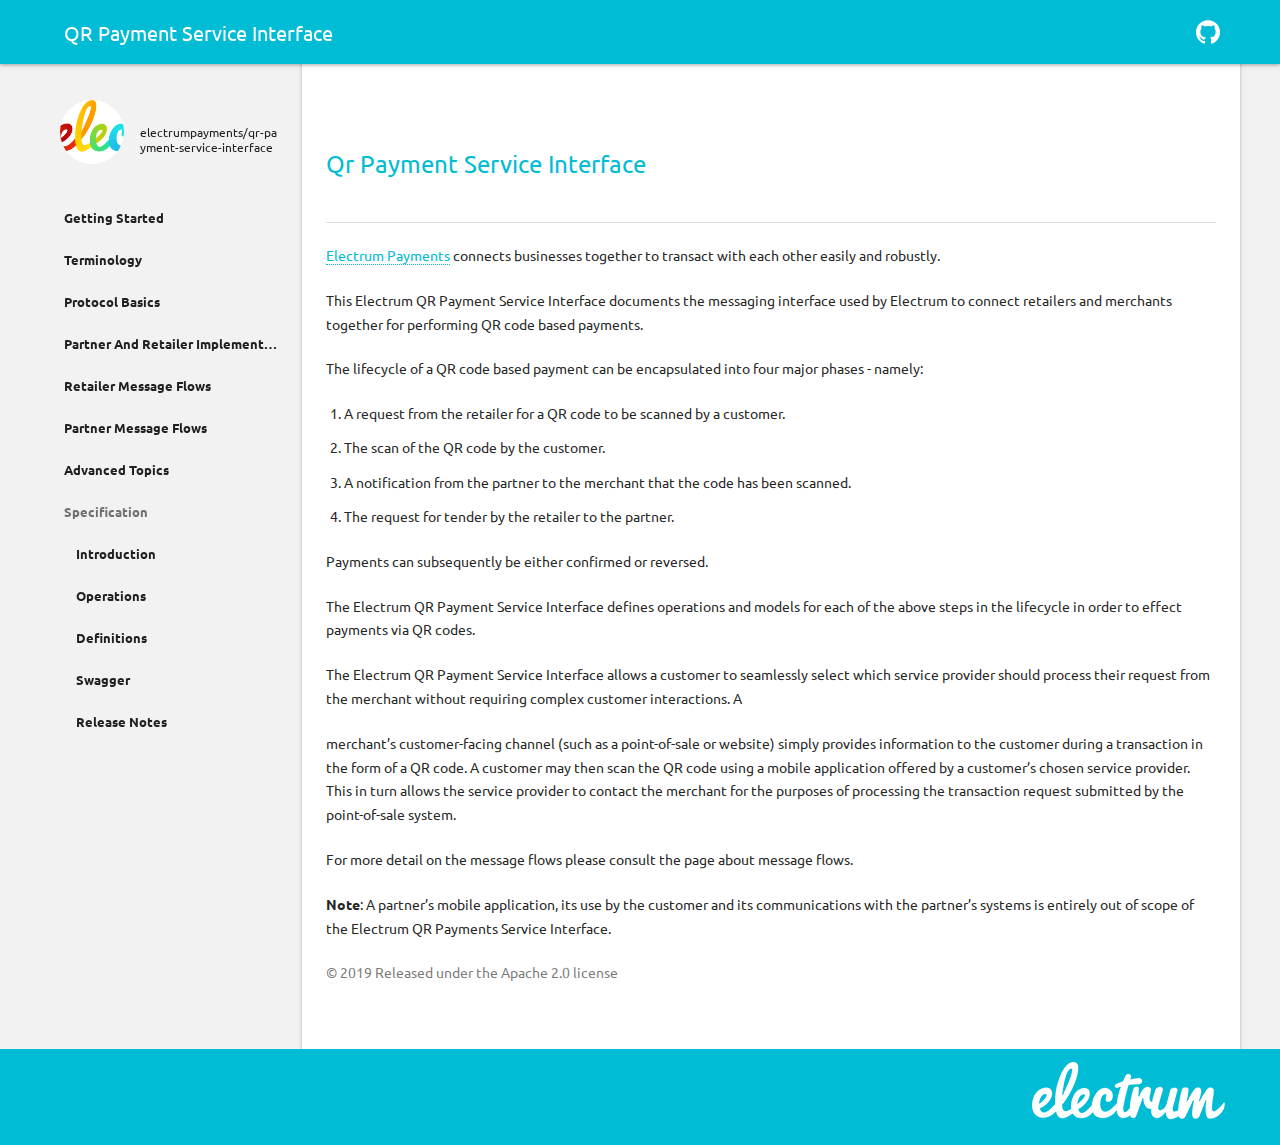
<file: index0.html>
<!DOCTYPE html>
  
  
  
  
   <html class="no-js"> 

  <head lang="en-us">
    <meta charset="utf-8">
    <meta name="viewport" content="width=device-width,user-scalable=no,initial-scale=1,maximum-scale=1">
    <title>QR Payment Service Interface</title>
    <meta name="generator" content="Hugo 0.29" />

    
    <link rel="canonical" href="/">
    

    <meta property="og:url" content="/">
    <meta property="og:title" content="QR Payment Service Interface">
    <meta property="og:image" content="/images/logo-square.png">
    <meta name="apple-mobile-web-app-title" content="QR Payment Service Interface">
    <meta name="apple-mobile-web-app-capable" content="yes">
    <meta name="apple-mobile-web-app-status-bar-style" content="black-translucent">

    <link rel="shortcut icon" type="image/x-icon" href="/images/favicon.ico">
    <link rel="icon" type="image/x-icon" href="/images/favicon.ico">

    <style>
      @font-face {
        font-family: 'Icon';
        src: url('/fonts/icon.eot?52m981');
        src: url('/fonts/icon.eot?#iefix52m981')
               format('embedded-opentype'),
             url('/fonts/icon.woff?52m981')
               format('woff'),
             url('/fonts/icon.ttf?52m981')
               format('truetype'),
             url('/fonts/icon.svg?52m981#icon')
               format('svg');
        font-weight: normal;
        font-style: normal;
      }
    </style>

    <link rel="stylesheet" href="/stylesheets/highlight/highlight.css">
    <link rel="stylesheet" href="/stylesheets/application.css">
    <link rel="stylesheet" href="/stylesheets/palettes.css">

    
    
    
    <link rel="stylesheet" href="//fonts.googleapis.com/css?family=Ubuntu:400,700|Ubuntu%2bMono">
    <style>
      body, input {
        font-family: 'Ubuntu', Helvetica, Arial, sans-serif;
      }
      pre, code {
        font-family: 'Ubuntu Mono', 'Courier New', 'Courier', monospace;
      }
    </style>

    
    <script src="/javascripts/modernizr.js"></script>

    
    <link href="/index.xml" rel="alternate" type="application/rss+xml" title="QR Payment Service Interface" />
    <link href="/index.xml" rel="feed" type="application/rss+xml" title="QR Payment Service Interface" />
    

  </head>
  <body class="palette-primary-cyan palette-accent-orange">



	
	


<div class="backdrop">
	<div class="backdrop-paper"></div>
</div>

<header class="header">
	<nav aria-label="Header">
  <div class="bar default">
    <div class="button button-menu" role="button" aria-label="Menu">
      <label class="toggle-button icon icon-menu" for="toggle-drawer">
        <span></span>
      </label>
    </div>
    <div class="stretch">
      <div class="title">
        QR Payment Service Interface
      </div>
    </div>

    

    
    <div class="button button-github" role="button" aria-label="GitHub">
      <a href="https://github.com/electrumpayments" title="@electrumpayments on GitHub" target="_blank" class="toggle-button icon icon-github"></a>
    </div>
    

    
  </div>
  <div class="bar search">
    <div class="button button-close" role="button" aria-label="Close">
      <label class="toggle-button icon icon-back" for="toggle-search"></label>
    </div>
    <div class="stretch">
      <div class="field">
        <input class="query" type="text" placeholder="Search" autocapitalize="off" autocorrect="off" autocomplete="off" spellcheck>
      </div>
    </div>
    <div class="button button-reset" role="button" aria-label="Search">
      <button class="toggle-button icon icon-close" id="reset-search"></button>
    </div>
  </div>
</nav>

</header>

<main class="main">
	<div class="drawer">
		<nav aria-label="Navigation">
  <a href="https://github.com/electrumpayments/qr-payment-service-interface" class="project">
    <div class="banner">
      
        <div class="logo">
          <img src="/images/logo-square.png">
        </div>
      
      <div class="name">
        
          <br>
          electrumpayments/qr-payment-service-interface
        
      </div>
    </div>
  </a>

  <div class="scrollable">
    <div class="wrapper">
      <div class="toc">
        
        <ul>
          




<li>
  
    



<a  title="Getting Started" href="/getting-started/">
	
	Getting Started
</a>



  
</li>



<li>
  
    



<a  title="Terminology" href="/terminology/">
	
	Terminology
</a>



  
</li>



<li>
  
    



<a  title="Protocol Basics" href="/protocol-basics/">
	
	Protocol Basics
</a>



  
</li>



<li>
  
    



<a  title="Partner And Retailer Implementations" href="/partner-vs-retailer-implementations/">
	
	Partner And Retailer Implementations
</a>



  
</li>



<li>
  
    



<a  title="Retailer Message Flows" href="/retailer-message-flows/">
	
	Retailer Message Flows
</a>



  
</li>



<li>
  
    



<a  title="Partner Message Flows" href="/partner-message-flows/">
	
	Partner Message Flows
</a>



  
</li>



<li>
  
    



<a  title="Advanced Topics" href="/advanced-topics/">
	
	Advanced Topics
</a>



  
</li>



<li>
  
  <span class="section">Specification</span>
    <ul>
      
        
        



<a  title="Introduction" href="/specification/introduction/">
	
	Introduction
</a>



      
        
        



<a  title="Operations" href="/specification/operations/">
	
	Operations
</a>



      
        
        



<a  title="Definitions" href="/specification/definitions/">
	
	Definitions
</a>



      
        
        



<a  title="Swagger" href="/specification/swagger/">
	
	Swagger
</a>



      
        
        



<a  title="Release Notes" href="/specification/release-notes/">
	
	Release Notes
</a>



      
    </ul>
  
</li>


        </ul>
        
      </div>
    </div>
  </div>
</nav>

	</div>

	<article class="article">
		<div class="wrapper">
			
				<h1>Qr Payment Service Interface </h1>

				<p><a href="http://electrum.co.za">Electrum Payments</a> connects businesses together to transact with each other easily and robustly.</p>

<p>This Electrum QR Payment Service Interface documents the messaging interface used by Electrum to connect retailers and merchants together for performing QR code based payments.</p>

<p>The lifecycle of a QR code based payment can be encapsulated into four major phases - namely:</p>

<ol>
<li>A request from the retailer for a QR code to be scanned by a customer.</li>
<li>The scan of the QR code by the customer.</li>
<li>A notification from the partner to the merchant that the code has been scanned.</li>
<li>The request for tender by the retailer to the partner.</li>
</ol>

<p>Payments can subsequently be either confirmed or reversed.</p>

<p>The Electrum QR Payment Service Interface defines operations and models for each of the above steps in the lifecycle in order to effect payments via QR codes.</p>

<p>The Electrum QR Payment Service Interface allows a customer to seamlessly select which service provider should process their request from the merchant without requiring complex customer interactions. A</p>

<p>merchant&rsquo;s customer-facing channel (such as a point-of-sale or website) simply provides information to the customer during a transaction in the form of a QR code. A customer may then scan the QR code using a mobile application offered by a customer&rsquo;s chosen service provider. This in turn allows the service provider to contact the merchant for the purposes of processing the transaction request submitted by the point-of-sale system.</p>

<p>For more detail on the message flows please consult the page about message flows.</p>

<p><strong>Note</strong>: A partner&rsquo;s mobile application, its use by the customer and its communications with the partner&rsquo;s systems is entirely out of scope of the Electrum QR Payments Service Interface.</p>

			

			<aside class="copyright" role="note">
				
				&copy; 2019 Released under the Apache 2.0 license
				
			</aside>

			<footer class="footer">
				<nav class="pagination" aria-label="Footer">
  <div >
    <img src="/images/logo-small-white.png" align="right"/>
  </div>
</nav>

			</footer>
		</div>
	</article>

	<div class="results" role="status" aria-live="polite">
		<div class="scrollable">
			<div class="wrapper">
				<div class="meta"></div>
				<div class="list"></div>
			</div>
		</div>
	</div>
</main>

    <script>
    
      var base_url = '\/';
      var repo_id  = 'electrumpayments\/qr-payment-service-interface';
    
    </script>

    <script src="/javascripts/application.js"></script>
    

    <script>
      /* Add headers to scrollspy */
      var headers   = document.getElementsByTagName("h2");
      var scrollspy = document.getElementById('scrollspy');

      if(headers.length > 0) {
        for(var i = 0; i < headers.length; i++) {
          var li = document.createElement("li");
          li.setAttribute("class", "anchor");

          var a  = document.createElement("a");
          a.setAttribute("href", "#" + headers[i].id);
          a.setAttribute("title", headers[i].innerHTML);
          a.innerHTML = headers[i].innerHTML;
          
          li.appendChild(a)
          scrollspy.appendChild(li);
        }
      } else {
        scrollspy.parentElement.removeChild(scrollspy)
      }
      

      /* Add permanent link next to the headers */
      var headers = document.querySelectorAll("h1, h2, h3, h4, h5, h6");

      for(var i = 0; i < headers.length; i++) {
          var a = document.createElement("a");
          a.setAttribute("class", "headerlink");
          a.setAttribute("href", "#" + headers[i].id);
          a.setAttribute("title", "Permanent link")
          a.innerHTML = "#";
          headers[i].appendChild(a);
      }
    </script>

    

    <script src="//gohugo.io/js/highlight.pack.js"></script>
    <script>hljs.initHighlightingOnLoad();</script>
  </body>
</html>
</file>
<file: stylesheets/highlight/highlight.css>
/*
Monokai style - ported by Luigi Maselli - http://grigio.org
*/

.hljs {
	display: block;
	overflow-x: auto;
	padding: 0.5em;
	background: #272822 !important;
  color: #ddd;
}

.hljs-tag,
.hljs-keyword,
.hljs-selector-tag,
.hljs-literal,
.hljs-strong,
.hljs-name {
	color: #f92672;
}

.hljs-code {
	color: #66d9ef;
}

.hljs-class .hljs-title {
	color: white;
}

.hljs-attribute,
.hljs-symbol,
.hljs-regexp,
.hljs-link {
	color: #bf79db;
}

.hljs-string,
.hljs-bullet,
.hljs-subst,
.hljs-title,
.hljs-section,
.hljs-emphasis,
.hljs-type,
.hljs-built_in,
.hljs-builtin-name,
.hljs-selector-attr,
.hljs-selector-pseudo,
.hljs-addition,
.hljs-variable,
.hljs-template-tag,
.hljs-template-variable {
	color: #a6e22e;
}

.hljs-comment,
.hljs-quote,
.hljs-deletion,
.hljs-meta {
	color: #75715e;
}

.hljs-keyword,
.hljs-selector-tag,
.hljs-literal,
.hljs-doctag,
.hljs-title,
.hljs-section,
.hljs-type,
.hljs-selector-id {
	font-weight: bold;
}
</file>
<file: stylesheets/application.css>
html {
	box-sizing: border-box;
	-moz-box-sizing: border-box;
	-webkit-box-sizing: border-box
}

*, :after, :before {
	box-sizing: inherit;
	-moz-box-sizing: inherit;
	-webkit-box-sizing: inherit
}

html {
	font-size: 62.5%;
	-webkit-text-size-adjust: none;
	-ms-text-size-adjust: none;
	text-size-adjust: none
}

a, abbr, acronym, address, applet, article, aside, audio, b, big,
	blockquote, body, canvas, caption, center, cite, code, dd, del, details,
	dfn, div, dl, dt, em, embed, fieldset, figcaption, figure, footer, form,
	h1, h2, h3, h4, h5, h6, header, hgroup, html, i, iframe, img, ins, kbd,
	label, legend, li, main, mark, menu, nav, object, ol, output, p, pre, q,
	ruby, s, samp, section, small, span, strike, strong, sub, summary, sup,
	table, tbody, td, tfoot, th, thead, time, tr, tt, u, ul, var, video {
	margin: 0;
	padding: 0;
	border: 0
}

ul {
	list-style: none
}

table {
	border-collapse: collapse;
	border-spacing: 0
}

td {
	text-align: left;
	font-weight: 400;
	vertical-align: middle
}

button {
	outline: 0;
	padding: 0;
	background: transparent;
	border: none;
	font-size: inherit
}

input {
	-webkit-appearance: none;
	-moz-appearance: none;
	-ms-appearance: none;
	-o-appearance: none;
	appearance: none;
	outline: none;
	border: none
}

a {
	text-decoration: none;
	color: inherit
}

a, button, input, label {
	-webkit-tap-highlight-color: rgba(255, 255, 255, 0);
	-webkit-tap-highlight-color: transparent
}

h1, h2, h3, h4, h5, h6 {
	font-weight: inherit
}

pre {
	background: rgba(0, 0, 0, .05)
}

pre, pre code {
	color: rgba(0, 0, 0, .87)
}

.c, .c1, .cm, .o {
	color: rgba(0, 0, 0, .54)
}

.k, .kn {
	color: #a71d5d
}

.kd, .kt {
	color: #0086b3
}

.n.f, .nf {
	color: #795da3
}

.nx {
	color: #0086b3
}

.s, .s1 {
	color: #183691
}

.bp, .mi {
	color: #9575cd
}

.icon {
	font-family: Icon;
	speak: none;
	font-style: normal;
	font-weight: 400;
	font-variant: normal;
	text-transform: none;
	line-height: 1;
	-webkit-font-smoothing: antialiased;
	-moz-osx-font-smoothing: grayscale
}

.icon-search:before {
	content: "\e600"
}

.icon-back:before {
	content: "\e601"
}

.icon-link:before {
	content: "\e602"
}

.icon-close:before {
	content: "\e603"
}

.icon-menu:before {
	content: "\e604"
}

.icon-forward:before {
	content: "\e605"
}

.icon-twitter:before {
	content: "\e606"
}

.icon-github:before {
	content: "\e607"
}

.icon-download:before {
	content: "\e608"
}

.icon-star:before {
	content: "\e609"
}

.icon-warning:before {
	content: "\e610"
}

.icon-note:before {
	content: "\e611"
}

a {
	-webkit-transition: color .25s;
	transition: color .25s
}

.overlay {
	-webkit-transition: opacity .25s, width 0s .25s, height 0s .25s;
	transition: opacity .25s, width 0s .25s, height 0s .25s
}

#toggle-drawer:checked ~.overlay, .toggle-drawer .overlay {
	-webkit-transition: opacity .25s, width 0s, height 0s;
	transition: opacity .25s, width 0s, height 0s
}

.js .header {
	-webkit-transition: background .6s, color .6s;
	transition: background .6s, color .6s
}

.js .header:before {
	-webkit-transition: background .6s;
	transition: background .6s
}

.button .icon {
	-webkit-transition: background .25s;
	transition: background .25s
}

body {
	color: rgba(0, 0, 0, .87)
}

@
supports (-webkit-appearance:none ){
	body {background: #e84e40
}

}
.ios body {
	background: #fff
}

hr {
	border: 0;
	border-top: 1px solid rgba(0, 0, 0, .12)
}

.toggle-button {
	cursor: pointer;
	color: inherit
}

.backdrop, .backdrop-paper:after {
	background: #fff
}

.overlay {
	background: rgba(0, 0, 0, .54);
	opacity: 0
}

#toggle-drawer:checked ~.overlay, .toggle-drawer .overlay {
	opacity: 1
}

.header {
	box-shadow: 0 1.5px 3px rgba(0, 0, 0, .24), 0 3px 8px rgba(0, 0, 0, .05);
	background: #e84e40;
	color: #fff
}

.ios.standalone .header:before {
	background: rgba(0, 0, 0, .12)
}

.bar .path {
	color: hsla(0, 0%, 100%, .7)
}

.button .icon {
	border-radius: 100%
}

.button .icon:active {
	background: hsla(0, 0%, 100%, .12)
}

html {
	height: 100%
}

body {
	position: relative;
	min-height: 100%
}

hr {
	display: block;
	height: 1px;
	padding: 0;
	margin: 0
}

.locked {
	height: 100%;
	overflow: hidden
}

.scrollable {
	position: absolute;
	top: 0;
	right: 0;
	bottom: 0;
	left: 0;
	overflow: auto;
	-webkit-overflow-scrolling: touch
}

.scrollable .wrapper {
	height: 100%
}

.ios .scrollable .wrapper {
	margin-bottom: 2px
}

.toggle {
	display: none
}

.toggle-button {
	display: block
}

.backdrop {
	position: absolute;
	top: 0;
	right: 0;
	bottom: 0;
	left: 0;
	z-index: -1
}

.backdrop-paper {
	max-width: 1200px;
	height: 100%;
	margin-left: auto;
	margin-right: auto
}

.backdrop-paper:after {
	content: " ";
	display: block;
	height: 100%;
	margin-left: 262px
}

.overlay {
	width: 0;
	height: 0;
	z-index: 3
}

.header, .overlay {
	position: fixed;
	top: 0
}

.header {
	-webkit-user-select: none;
	-moz-user-select: none;
	-ms-user-select: none;
	user-select: none;
	left: 0;
	z-index: 2;
	height: 56px;
	padding: 4px;
	overflow: hidden
}

.ios.standalone .header {
	position: absolute
}

.bar {
	display: table;
	max-width: 1184px;
	margin-left: auto;
	margin-right: auto
}

.bar a {
	display: block
}

.no-js .bar .button-search {
	display: none
}

.bar .path .icon:before {
	vertical-align: -1.5px
}

.button {
	display: table-cell;
	vertical-align: top;
	width: 1%
}

.button button {
	margin: 0;
	padding: 0
}

.button button:active:before {
	position: relative;
	top: 0;
	left: 0
}

.button .icon {
	display: inline-block;
	font-size: 24px;
	padding: 8px;
	margin: 4px
}

.stretch {
	display: table;
	table-layout: fixed;
	width: 100%
}

.header .stretch {
	padding: 0 20px
}

.stretch .title {
	display: table-cell;
	overflow: hidden;
	white-space: nowrap;
	text-overflow: ellipsis
}

.header .stretch .title {
	font-size: 18px;
	padding: 13px 0
}

.main {
	max-width: 1200px;
	margin-left: auto;
	margin-right: auto
}

body, input {
	font-weight: 400;
	-webkit-font-smoothing: antialiased;
	-moz-osx-font-smoothing: grayscale
}

.no-fontface body, .no-fontface input, body, input {
	font-family: Helvetica Neue, Helvetica, Arial, sans-serif
}

.no-fontface code, .no-fontface kbd, .no-fontface pre, code, kbd, pre {
	font-family: Courier New, Courier, monospace
}

#toggle-drawer:checked ~.main .drawer, .toggle-drawer .drawer {
	-webkit-transform: translateZ(0);
	transform: translateZ(0)
}

.no-csstransforms3d #toggle-drawer:checked ~.main .drawer,
	.no-csstransforms3d .toggle-drawer .drawer {
	display: block
}

.project {
	-webkit-transition: none;
	transition: none
}

.project .logo img {
	-webkit-transition: box-shadow .4s;
	transition: box-shadow .4s
}

.repo a {
	-webkit-transition: box-shadow .4s, opacity .4s;
	transition: box-shadow .4s, opacity .4s
}

.drawer .toc a.current, .drawer .toc a:focus, .drawer .toc a:hover {
	color: #e84e40
}

.drawer .anchor a {
	border-left: 2px solid #e84e40
}

.drawer .section {
	color: rgba(0, 0, 0, .54)
}

.ios.standalone .project:before {
	background: rgba(0, 0, 0, .12)
}

.project .logo img {
	background: #fff;
	border-radius: 100%
}

.project:focus .logo img, .project:hover .logo img {
	box-shadow: 0 4px 7px rgba(0, 0, 0, .23), 0 8px 25px rgba(0, 0, 0, .05)
}

.repo a {
	background: #00bfa5;
	color: #fff;
	border-radius: 3px
}

.repo a:focus, .repo a:hover {
	box-shadow: 0 4px 7px rgba(0, 0, 0, .23), 0 8px 25px rgba(0, 0, 0, .05);
	opacity: .8
}

.repo a .count {
	background: rgba(0, 0, 0, .26);
	color: #fff;
	border-radius: 0 3px 3px 0
}

.repo a .count:before {
	border-width: 15px 5px 15px 0;
	border-color: transparent rgba(0, 0, 0, .26);
	border-style: solid
}

.drawer {
	width: 262px;
	font-size: 13px;
	line-height: 1em
}

.ios .drawer {
	overflow: scroll;
	-webkit-overflow-scrolling: touch
}

.drawer .toc li a {
	display: block;
	padding: 14.5px 24px;
	white-space: nowrap;
	overflow: hidden;
	text-overflow: ellipsis
}

.drawer .toc li.anchor a {
	margin-left: 12px;
	padding: 10px 24px 10px 12px
}

.drawer .toc li ul {
	margin-left: 12px
}

.drawer .current+ul {
	margin-bottom: 9px
}

.drawer .section {
	display: block;
	padding: 14.5px 24px
}

.drawer .scrollable {
	top: 104px;
	z-index: -1
}

.drawer .scrollable .wrapper {
	height: auto;
	min-height: 100%
}

.drawer .scrollable .wrapper hr {
	margin: 12px 0;
	margin-right: auto
}

.drawer .scrollable .wrapper .toc {
	margin: 12px 0
}

.project {
	display: block
}

.project .banner {
	display: table;
	width: 100%;
	height: 104px;
	padding: 20px
}

.project .logo {
	display: table-cell;
	width: 64px;
	padding-right: 12px
}

.project .logo img {
	display: block;
	width: 64px;
	height: 64px
}

.project .name {
	display: table-cell;
	padding-left: 4px;
	font-size: 14px;
	line-height: 1.25em;
	vertical-align: middle;
	word-break: break-all;  /* I R Custom */
}

.project .logo+.name {
	font-size: 12px
}

.repo {
	margin: 24px 0;
	text-align: center
}

.repo li {
	display: inline-block;
	padding-right: 12px;
	white-space: nowrap
}

.repo li:last-child {
	padding-right: 0
}

.repo a {
	display: inline-block;
	padding: 0 10px 0 6px;
	font-size: 12px;
	line-height: 30px;
	height: 30px
}

.repo a .icon {
	font-size: 18px;
	vertical-align: -3px
}

.repo a .count {
	display: inline-block;
	position: relative;
	padding: 0 8px 0 4px;
	margin: 0 -10px 0 8px;
	font-size: 12px
}

.repo a .count:before {
	content: " ";
	display: block;
	position: absolute;
	top: 0;
	left: -5px
}

.no-js .repo a .count {
	display: none
}

.drawer .toc li a {
	font-weight: 700
}

.drawer .toc li.anchor a {
	font-weight: 400
}

.drawer .section, .repo a {
	font-weight: 700
}

.repo a {
	text-transform: uppercase
}

.repo a .count {
	text-transform: none;
	font-weight: 700
}

pre span {
	-webkit-transition: color .25s;
	transition: color .25s
}

.copyright a {
	-webkit-transition: color .25s;
	transition: color .25s
}

.ios.standalone .article {
	background: -webkit-linear-gradient(top, #fff 50%, #e84e40 0);
	background: linear-gradient(180deg, #fff 50%, #e84e40 0)
}

.ios.standalone .article .wrapper {
	background: -webkit-linear-gradient(top, #fff 50%, #fff 0);
	background: linear-gradient(180deg, #fff 50%, #fff 0)
}

.article a, .article h1, .article h2 {
	color: #e84e40
}

.article code {
	background: #eee
}

.article kbd {
	color: #555;
	background-color: #fcfcfc;
	border: 1px solid #ccc;
	border-bottom-color: #bbb;
	border-radius: 3px;
	box-shadow: inset 0 -1px 0 #bbb
}

.article h1 {
	border-bottom: 1px solid rgba(0, 0, 0, .12)
}

.article a {
	border-bottom: 1px dotted
}

.article a:focus, .article a:hover {
	color: #00bfa5
}

.article .headerlink {
	color: rgba(0, 0, 0, .26);
	border: none
}

.article table {
	box-shadow: 0 1.5px 3px rgba(0, 0, 0, .24), 0 3px 8px rgba(0, 0, 0, .05);
	border-radius: 3px
}

.article table th {
	background: #ee7a70;
	color: #fff
}

.article table td {
	border-top: 1px solid rgba(0, 0, 0, .05)
}

.footer {
	background: #e84e40;
	color: #fff
}

.footer a {
	border: none
}

.copyright {
	color: rgba(0, 0, 0, .54)
}

.pagination a .button, .pagination a .title {
	color: #fff
}

.pagination .direction {
	color: hsla(0, 0%, 100%, .7)
}

.admonition {
	background: #29b6f6;
	color: #fff
}

.admonition pre {
	background: hsla(0, 0%, 100%, .3)
}

.admonition.warning {
	background: #e84e40
}

.admonition a, .admonition a:hover {
	color: #fff
}

.article {
	font-size: 14px;
	line-height: 1.7em
}

.article:after {
	content: " ";
	display: block;
	clear: both
}

.article .wrapper {
	padding: 116px 16px 92px
}

.ios.standalone .article {
	position: absolute;
	top: 56px;
	right: 0;
	bottom: 0;
	left: 0;
	overflow: auto;
	-webkit-overflow-scrolling: touch
}

.ios.standalone .article .wrapper {
	position: relative;
	min-height: 100%;
	padding-top: 60px;
	margin-bottom: 2px
}

.article h1 {
	font-size: 24px;
	line-height: 1.333334em;
	padding: 20px 0 42px
}

.article h2 {
	font-size: 20px;
	line-height: 1.4em;
	padding-top: 92px;
	margin-top: -56px
}

.ios.standalone .article h2 {
	padding-top: 36px;
	margin: 0
}

.article h3, .article h4 {
	font-size: 14px;
	padding-top: 76px;
	margin-top: -56px
}

.ios.standalone .article h3, .ios.standalone .article h4 {
	padding-top: 20px;
	margin-top: 0
}

.article .headerlink {
	float: right;
	margin-left: 20px;
	font-size: 14px
}

h1 .article .headerlink {
	display: none
}

.article ol, .article p, .article ul {
	margin-top: 1.5em
}

.article li, .article li ol, .article li ul {
	margin-top: .75em
}

.article li {
	margin-left: 18px
}

.article li p {
	display: inline
}

.article ul>li:before {
	content: "\e602";
	display: block;
	float: left;
	font-family: Icon;
	font-size: 16px;
	width: 1.2em;
	margin-left: -1.2em;
	vertical-align: -.1em
}

.article p>code {
	white-space: nowrap;
	padding: 2px 4px
}

.article kbd {
	display: inline-block;
	padding: 3px 5px;
	line-height: 10px
}

.article hr {
	margin-top: 1.5em
}

.article img {
	max-width: 100%
}

.article pre {
	padding: 16px;
	margin: 1.5em -16px 0;
	line-height: 1.5em;
	overflow: auto;
	-webkit-overflow-scrolling: touch
}

.article table {
	margin: 3em 0 1.5em;
	font-size: 13px;
	overflow: hidden
}

.no-js .article table {
	display: inline-block;
	max-width: 100%;
	overflow: auto;
	-webkit-overflow-scrolling: touch
}

.article table th {
	min-width: 100px;
	font-size: 12px;
	text-align: left
}

.article table td, .article table th {
	padding: 12px 16px;
	vertical-align: top
}

.article .data {
	margin: 1.5em -16px;
	padding: 1.5em 0;
	overflow: auto;
	-webkit-overflow-scrolling: touch;
	text-align: center
}

.article .data table {
	display: inline-block;
	margin: 0 16px;
	text-align: left
}

.footer {
	position: absolute;
	bottom: 0;
	left: 0;
	right: 0;
	padding: 0 4px
}

.copyright {
	margin: 1.5em 0
}

.pagination {
	max-width: 1184px;
	height: 92px;
	padding: 4px 0;
	margin-left: auto;
	margin-right: auto;
	overflow: hidden
}

.pagination a {
	display: block;
	height: 100%
}

.pagination .next, .pagination .previous {
	position: relative;
	float: left;
	height: 100%
}

.pagination .previous {
	width: 25%
}

.pagination .previous .direction, .pagination .previous .stretch {
	display: none
}

.pagination .next {
	width: 75%;
	text-align: right
}

.pagination .page {
	display: table;
	position: absolute;
	bottom: 4px
}

.pagination .direction {
	display: block;
	position: absolute;
	bottom: 40px;
	width: 100%;
	font-size: 15px;
	line-height: 20px;
	padding: 0 52px
}

.pagination .stretch {
	padding: 0 4px
}

.pagination .stretch .title {
	font-size: 18px;
	padding: 11px 0 13px
}

.admonition {
	margin: 20px -16px 0;
	padding: 20px 16px
}

.admonition>:first-child {
	margin-top: 0
}

.admonition .admonition-title {
	font-size: 20px
}

.admonition .admonition-title:before {
	content: "\e611";
	display: block;
	float: left;
	font-family: Icon;
	font-size: 24px;
	vertical-align: -.1em;
	margin-right: 5px
}

.admonition.warning .admonition-title:before {
	content: "\e610"
}

.article h3 {
	font-weight: 700
}

.article h4 {
	font-weight: 400;
	font-style: italic
}

.article h2 a, .article h3 a, .article h4 a, .article h5 a, .article h6 a
	{
	font-weight: 400;
	font-style: normal
}

.bar {
	-webkit-transform: translateZ(0);
	transform: translateZ(0);
	-webkit-transition: opacity .2s cubic-bezier(.75, 0, .25, 1),
		-webkit-transform .4s cubic-bezier(.75, 0, .25, 1);
	transition: opacity .2s cubic-bezier(.75, 0, .25, 1), -webkit-transform
		.4s cubic-bezier(.75, 0, .25, 1);
	transition: opacity .2s cubic-bezier(.75, 0, .25, 1), transform .4s
		cubic-bezier(.75, 0, .25, 1);
	transition: opacity .2s cubic-bezier(.75, 0, .25, 1), transform .4s
		cubic-bezier(.75, 0, .25, 1), -webkit-transform .4s
		cubic-bezier(.75, 0, .25, 1)
}

#toggle-search:checked ~.header .bar, .toggle-search .bar {
	-webkit-transform: translate3d(0, -56px, 0);
	transform: translate3d(0, -56px, 0)
}

.bar.search .button-reset {
	-webkit-transform: scale(.5);
	transform: scale(.5);
	-webkit-transition: opacity .4s cubic-bezier(.1, .7, .1, 1),
		-webkit-transform .4s cubic-bezier(.1, .7, .1, 1);
	transition: opacity .4s cubic-bezier(.1, .7, .1, 1), -webkit-transform
		.4s cubic-bezier(.1, .7, .1, 1);
	transition: opacity .4s cubic-bezier(.1, .7, .1, 1), transform .4s
		cubic-bezier(.1, .7, .1, 1);
	transition: opacity .4s cubic-bezier(.1, .7, .1, 1), transform .4s
		cubic-bezier(.1, .7, .1, 1), -webkit-transform .4s
		cubic-bezier(.1, .7, .1, 1);
	opacity: 0
}

.bar.search.non-empty .button-reset {
	-webkit-transform: scale(1);
	transform: scale(1);
	opacity: 1
}

.results {
	-webkit-transition: opacity .3s .1s, width 0s .4s, height 0s .4s;
	transition: opacity .3s .1s, width 0s .4s, height 0s .4s
}

#toggle-search:checked ~.main .results, .toggle-search .results {
	-webkit-transition: opacity .4s, width 0s, height 0s;
	transition: opacity .4s, width 0s, height 0s
}

.results .list a {
	-webkit-transition: background .25s;
	transition: background .25s
}

.no-csstransforms3d .bar.default {
	display: table
}

.no-csstransforms3d .bar.search {
	display: none;
	margin-top: 0
}

.no-csstransforms3d #toggle-search:checked ~.header .bar.default,
	.no-csstransforms3d .toggle-search .bar.default {
	display: none
}

.no-csstransforms3d #toggle-search:checked ~.header .bar.search,
	.no-csstransforms3d .toggle-search .bar.search {
	display: table
}

.bar.search {
	opacity: 0
}

.bar.search .query {
	background: transparent;
	color: rgba(0, 0, 0, .87)
}

.bar.search .query::-webkit-input-placeholder {
	color: rgba(0, 0, 0, .26)
}

.bar.search .query:-moz-placeholder, .bar.search .query::-moz-placeholder
	{
	color: rgba(0, 0, 0, .26)
}

.bar.search .query:-ms-input-placeholder {
	color: rgba(0, 0, 0, .26)
}

.bar.search .button .icon:active {
	background: rgba(0, 0, 0, .12)
}

.results {
	box-shadow: 0 4px 7px rgba(0, 0, 0, .23), 0 8px 25px rgba(0, 0, 0, .05);
	background: #fff;
	color: rgba(0, 0, 0, .87);
	opacity: 0
}

#toggle-search:checked ~.main .results, .toggle-search .results {
	opacity: 1
}

.results .meta {
	background: #e84e40;
	color: #fff
}

.results .list a {
	border-bottom: 1px solid rgba(0, 0, 0, .12)
}

.results .list a:last-child {
	border-bottom: none
}

.results .list a:active {
	background: rgba(0, 0, 0, .12)
}

.result span {
	color: rgba(0, 0, 0, .54)
}

#toggle-search:checked ~.header, .toggle-search .header {
	background: #fff;
	color: rgba(0, 0, 0, .54)
}

#toggle-search:checked ~.header:before, .toggle-search .header:before {
	background: rgba(0, 0, 0, .54)
}

#toggle-search:checked ~.header .bar.default, .toggle-search .header .bar.default
	{
	opacity: 0
}

#toggle-search:checked ~.header .bar.search, .toggle-search .header .bar.search
	{
	opacity: 1
}

.bar.search {
	margin-top: 8px
}

.bar.search .query {
	font-size: 18px;
	padding: 13px 0;
	margin: 0;
	width: 100%;
	height: 48px
}

.bar.search .query::-ms-clear {
	display: none
}

.results {
	position: fixed;
	top: 0;
	left: 0;
	width: 0;
	height: 100%;
	z-index: 1;
	overflow-y: scroll;
	-webkit-overflow-scrolling: touch
}

.results .scrollable {
	top: 56px
}

#toggle-search:checked ~.main .results, .toggle-search .results {
	width: 100%;
	overflow-y: visible
}

.results .meta {
	font-weight: 700
}

.results .meta strong {
	display: block;
	font-size: 11px;
	max-width: 1200px;
	margin-left: auto;
	margin-right: auto;
	padding: 16px
}

.results .list a {
	display: block
}

.result {
	max-width: 1200px;
	margin-left: auto;
	margin-right: auto;
	padding: 12px 16px 16px
}

.result h1 {
	line-height: 24px
}

.result h1, .result span {
	text-overflow: ellipsis;
	white-space: nowrap;
	overflow: hidden
}

.result span {
	font-size: 12px
}

.no-csstransforms3d .results {
	display: none
}

.no-csstransforms3d #toggle-search:checked ~.main .results,
	.no-csstransforms3d .toggle-search .results {
	display: block;
	overflow: auto
}

.meta {
	text-transform: uppercase;
	font-weight: 700
}

@media only screen and (min-width:960px) {
	.backdrop {
		background: #f2f2f2
	}
	.backdrop-paper:after {
		box-shadow: 0 1.5px 3px rgba(0, 0, 0, .24), 0 3px 8px rgba(0, 0, 0, .05)
	}
	.button-menu {
		display: none
	}
	.drawer {
		float: left;
		height: auto;
		margin-bottom: 96px;
		padding-top: 80px
	}
	.drawer, .drawer .scrollable {
		position: static
	}
	.article {
		margin-left: 262px
	}
	.footer {
		z-index: 4
	}
	.copyright {
		margin-bottom: 64px
	}
	.results {
		height: auto;
		top: 64px
	}
	.results .scrollable {
		position: static;
		max-height: 413px
	}
}

@media only screen and (max-width:959px) {
	#toggle-drawer:checked ~.overlay, .toggle-drawer .overlay {
		width: 100%;
		height: 100%
	}
	.drawer {
		-webkit-transform: translate3d(-262px, 0, 0);
		transform: translate3d(-262px, 0, 0);
		-webkit-transition: -webkit-transform .25s cubic-bezier(.4, 0, .2, 1);
		transition: -webkit-transform .25s cubic-bezier(.4, 0, .2, 1);
		transition: transform .25s cubic-bezier(.4, 0, .2, 1);
		transition: transform .25s cubic-bezier(.4, 0, .2, 1), -webkit-transform
			.25s cubic-bezier(.4, 0, .2, 1)
	}
	.no-csstransforms3d .drawer {
		display: none
	}
	.drawer {
		background: #fff
	}
	.project {
		box-shadow: 0 1.5px 3px rgba(0, 0, 0, .24), 0 3px 8px rgba(0, 0, 0, .05);
		background: #e84e40;
		color: #fff
	}
	.drawer {
		position: fixed;
		z-index: 4
	}
	#toggle-search:checked ~.main .results, .drawer, .toggle-search .results
		{
		height: 100%
	}
}

@media only screen and (min-width:720px) {
	.header {
		height: 64px;
		padding: 8px
	}
	.header .stretch {
		padding: 0 16px
	}
	.header .stretch .title {
		font-size: 20px;
		padding: 12px 0
	}
	.project .name {
		margin: 26px 0 0 5px
	}
	.article .wrapper {
		padding: 128px 24px 96px
	}
	.article .data {
		margin: 1.5em -24px
	}
	.article .data table {
		margin: 0 24px
	}
	.article h2 {
		padding-top: 100px;
		margin-top: -64px
	}
	.ios.standalone .article h2 {
		padding-top: 28px;
		margin-top: 8px
	}
	.article h3, .article h4 {
		padding-top: 84px;
		margin-top: -64px
	}
	.ios.standalone .article h3, .ios.standalone .article h4 {
		padding-top: 20px;
		margin-top: 0
	}
	.article pre {
		padding: 1.5em 24px;
		margin: 1.5em -24px 0
	}
	.footer {
		padding: 0 8px
	}
	.pagination {
		height: 96px;
		padding: 8px 0
	}
	.pagination .direction {
		padding: 0 56px;
		bottom: 40px
	}
	.pagination .stretch {
		padding: 0 8px
	}
	.admonition {
		margin: 20px -24px 0;
		padding: 20px 24px
	}
	.bar.search .query {
		font-size: 20px;
		padding: 12px 0
	}
	.results .scrollable {
		top: 64px
	}
	.results .meta strong {
		padding: 16px 24px
	}
	.result {
		padding: 16px 24px 20px
	}
}

@media only screen and (min-width:1200px) {
	.header {
		width: 100%
	}
	.drawer .scrollable .wrapper hr {
		width: 48px
	}
}

@media only screen and (orientation:portrait) {
	.ios.standalone .header {
		height: 76px;
		padding-top: 24px
	}
	.ios.standalone .header:before {
		content: " ";
		position: absolute;
		top: 0;
		left: 0;
		z-index: 3;
		width: 100%;
		height: 20px
	}
	.ios.standalone .drawer .scrollable {
		top: 124px
	}
	.ios.standalone .project {
		padding-top: 20px
	}
	.ios.standalone .project:before {
		content: " ";
		position: absolute;
		top: 0;
		left: 0;
		z-index: 3;
		width: 100%;
		height: 20px
	}
	.ios.standalone .article {
		position: absolute;
		top: 76px;
		right: 0;
		bottom: 0;
		left: 0
	}
	.ios.standalone .results .scrollable {
		top: 76px
	}
}

@media only screen and (orientation:portrait) and (min-width:720px) {
	.ios.standalone .header {
		height: 84px;
		padding-top: 28px
	}
	.ios.standalone .results .scrollable {
		top: 84px
	}
}

@media only screen and (max-width:719px) {
	.bar .path {
		display: none
	}
}

@media only screen and (max-width:479px) {
	.button-github, .button-twitter {
		display: none
	}
}

@media only screen and (min-width:720px) and (max-width:959px) {
	.header .stretch {
		padding: 0 24px
	}
}

@media only screen and (min-width:480px) {
	.pagination .next, .pagination .previous {
		width: 50%
	}
	.pagination .previous .direction {
		display: block
	}
	.pagination .previous .stretch {
		display: table
	}
}

@media print {
	.drawer, .footer, .header, .headerlink {
		display: none
	}
	.article .wrapper {
		padding-top: 0
	}
	.article pre, .article pre * {
		color: rgba(0, 0, 0, .87) !important
	}
	.article pre {
		border: 1px solid rgba(0, 0, 0, .12)
	}
	.article table {
		border-radius: none;
		box-shadow: none
	}
	.article table th {
		color: #e84e40
	}
}
</file>
<file: stylesheets/palettes.css>
@supports (-webkit-appearance:none){.palette-primary-red{background:#e84e40}}.palette-primary-red .footer,.palette-primary-red .header{background:#e84e40}.palette-primary-red .drawer .toc a.current,.palette-primary-red .drawer .toc a:focus,.palette-primary-red .drawer .toc a:hover{color:#e84e40}.palette-primary-red .drawer .anchor a{border-left:2px solid #e84e40}.ios.standalone .palette-primary-red .article{background:-webkit-linear-gradient(top,#fff 50%,#e84e40 0);background:linear-gradient(180deg,#fff 50%,#e84e40 0)}.palette-primary-red .article a,.palette-primary-red .article code,.palette-primary-red .article h1,.palette-primary-red .article h2{color:#e84e40}.palette-primary-red .article .headerlink{color:rgba(0,0,0,.26)}.palette-primary-red .article table th{background:#ee7a70}.palette-primary-red .results .meta{background:#e84e40}@supports (-webkit-appearance:none){.palette-primary-pink{background:#e91e63}}.palette-primary-pink .footer,.palette-primary-pink .header{background:#e91e63}.palette-primary-pink .drawer .toc a.current,.palette-primary-pink .drawer .toc a:focus,.palette-primary-pink .drawer .toc a:hover{color:#e91e63}.palette-primary-pink .drawer .anchor a{border-left:2px solid #e91e63}.ios.standalone .palette-primary-pink .article{background:-webkit-linear-gradient(top,#fff 50%,#e91e63 0);background:linear-gradient(180deg,#fff 50%,#e91e63 0)}.palette-primary-pink .article a,.palette-primary-pink .article code,.palette-primary-pink .article h1,.palette-primary-pink .article h2{color:#e91e63}.palette-primary-pink .article .headerlink{color:rgba(0,0,0,.26)}.palette-primary-pink .article table th{background:#ef568a}.palette-primary-pink .results .meta{background:#e91e63}@supports (-webkit-appearance:none){.palette-primary-purple{background:#ab47bc}}.palette-primary-purple .footer,.palette-primary-purple .header{background:#ab47bc}.palette-primary-purple .drawer .toc a.current,.palette-primary-purple .drawer .toc a:focus,.palette-primary-purple .drawer .toc a:hover{color:#ab47bc}.palette-primary-purple .drawer .anchor a{border-left:2px solid #ab47bc}.ios.standalone .palette-primary-purple .article{background:-webkit-linear-gradient(top,#fff 50%,#ab47bc 0);background:linear-gradient(180deg,#fff 50%,#ab47bc 0)}.palette-primary-purple .article a,.palette-primary-purple .article code,.palette-primary-purple .article h1,.palette-primary-purple .article h2{color:#ab47bc}.palette-primary-purple .article .headerlink{color:rgba(0,0,0,.26)}.palette-primary-purple .article table th{background:#c075cd}.palette-primary-purple .results .meta{background:#ab47bc}@supports (-webkit-appearance:none){.palette-primary-deep-purple{background:#7e57c2}}.palette-primary-deep-purple .footer,.palette-primary-deep-purple .header{background:#7e57c2}.palette-primary-deep-purple .drawer .toc a.current,.palette-primary-deep-purple .drawer .toc a:focus,.palette-primary-deep-purple .drawer .toc a:hover{color:#7e57c2}.palette-primary-deep-purple .drawer .anchor a{border-left:2px solid #7e57c2}.ios.standalone .palette-primary-deep-purple .article{background:-webkit-linear-gradient(top,#fff 50%,#7e57c2 0);background:linear-gradient(180deg,#fff 50%,#7e57c2 0)}.palette-primary-deep-purple .article a,.palette-primary-deep-purple .article code,.palette-primary-deep-purple .article h1,.palette-primary-deep-purple .article h2{color:#7e57c2}.palette-primary-deep-purple .article .headerlink{color:rgba(0,0,0,.26)}.palette-primary-deep-purple .article table th{background:#9e81d1}.palette-primary-deep-purple .results .meta{background:#7e57c2}@supports (-webkit-appearance:none){.palette-primary-indigo{background:#3f51b5}}.palette-primary-indigo .footer,.palette-primary-indigo .header{background:#3f51b5}.palette-primary-indigo .drawer .toc a.current,.palette-primary-indigo .drawer .toc a:focus,.palette-primary-indigo .drawer .toc a:hover{color:#3f51b5}.palette-primary-indigo .drawer .anchor a{border-left:2px solid #3f51b5}.ios.standalone .palette-primary-indigo .article{background:-webkit-linear-gradient(top,#fff 50%,#3f51b5 0);background:linear-gradient(180deg,#fff 50%,#3f51b5 0)}.palette-primary-indigo .article a,.palette-primary-indigo .article code,.palette-primary-indigo .article h1,.palette-primary-indigo .article h2{color:#3f51b5}.palette-primary-indigo .article .headerlink{color:rgba(0,0,0,.26)}.palette-primary-indigo .article table th{background:#6f7dc8}.palette-primary-indigo .results .meta{background:#3f51b5}@supports (-webkit-appearance:none){.palette-primary-blue{background:#5677fc}}.palette-primary-blue .footer,.palette-primary-blue .header{background:#5677fc}.palette-primary-blue .drawer .toc a.current,.palette-primary-blue .drawer .toc a:focus,.palette-primary-blue .drawer .toc a:hover{color:#5677fc}.palette-primary-blue .drawer .anchor a{border-left:2px solid #5677fc}.ios.standalone .palette-primary-blue .article{background:-webkit-linear-gradient(top,#fff 50%,#5677fc 0);background:linear-gradient(180deg,#fff 50%,#5677fc 0)}.palette-primary-blue .article a,.palette-primary-blue .article code,.palette-primary-blue .article h1,.palette-primary-blue .article h2{color:#5677fc}.palette-primary-blue .article .headerlink{color:rgba(0,0,0,.26)}.palette-primary-blue .article table th{background:#8099fd}.palette-primary-blue .results .meta{background:#5677fc}@supports (-webkit-appearance:none){.palette-primary-light-blue{background:#03a9f4}}.palette-primary-light-blue .footer,.palette-primary-light-blue .header{background:#03a9f4}.palette-primary-light-blue .drawer .toc a.current,.palette-primary-light-blue .drawer .toc a:focus,.palette-primary-light-blue .drawer .toc a:hover{color:#03a9f4}.palette-primary-light-blue .drawer .anchor a{border-left:2px solid #03a9f4}.ios.standalone .palette-primary-light-blue .article{background:-webkit-linear-gradient(top,#fff 50%,#03a9f4 0);background:linear-gradient(180deg,#fff 50%,#03a9f4 0)}.palette-primary-light-blue .article a,.palette-primary-light-blue .article code,.palette-primary-light-blue .article h1,.palette-primary-light-blue .article h2{color:#03a9f4}.palette-primary-light-blue .article .headerlink{color:rgba(0,0,0,.26)}.palette-primary-light-blue .article table th{background:#42bff7}.palette-primary-light-blue .results .meta{background:#03a9f4}@supports (-webkit-appearance:none){.palette-primary-cyan{background:#00bcd4}}.palette-primary-cyan .footer,.palette-primary-cyan .header{background:#00bcd4}.palette-primary-cyan .drawer .toc a.current,.palette-primary-cyan .drawer .toc a:focus,.palette-primary-cyan .drawer .toc a:hover{color:#00bcd4}.palette-primary-cyan .drawer .anchor a{border-left:2px solid #00bcd4}.ios.standalone .palette-primary-cyan .article{background:-webkit-linear-gradient(top,#fff 50%,#00bcd4 0);background:linear-gradient(180deg,#fff 50%,#00bcd4 0)}.palette-primary-cyan .article a,.palette-primary-cyan .article code,.palette-primary-cyan .article h1,.palette-primary-cyan .article h2{color:#00bcd4}.palette-primary-cyan .article .headerlink{color:rgba(0,0,0,.26)}.palette-primary-cyan .article table th{background:#40cddf}.palette-primary-cyan .results .meta{background:#00bcd4}@supports (-webkit-appearance:none){.palette-primary-teal{background:#009688}}.palette-primary-teal .footer,.palette-primary-teal .header{background:#009688}.palette-primary-teal .drawer .toc a.current,.palette-primary-teal .drawer .toc a:focus,.palette-primary-teal .drawer .toc a:hover{color:#009688}.palette-primary-teal .drawer .anchor a{border-left:2px solid #009688}.ios.standalone .palette-primary-teal .article{background:-webkit-linear-gradient(top,#fff 50%,#009688 0);background:linear-gradient(180deg,#fff 50%,#009688 0)}.palette-primary-teal .article a,.palette-primary-teal .article code,.palette-primary-teal .article h1,.palette-primary-teal .article h2{color:#009688}.palette-primary-teal .article .headerlink{color:rgba(0,0,0,.26)}.palette-primary-teal .article table th{background:#40b0a6}.palette-primary-teal .results .meta{background:#009688}@supports (-webkit-appearance:none){.palette-primary-green{background:#259b24}}.palette-primary-green .footer,.palette-primary-green .header{background:#259b24}.palette-primary-green .drawer .toc a.current,.palette-primary-green .drawer .toc a:focus,.palette-primary-green .drawer .toc a:hover{color:#259b24}.palette-primary-green .drawer .anchor a{border-left:2px solid #259b24}.ios.standalone .palette-primary-green .article{background:-webkit-linear-gradient(top,#fff 50%,#259b24 0);background:linear-gradient(180deg,#fff 50%,#259b24 0)}.palette-primary-green .article a,.palette-primary-green .article code,.palette-primary-green .article h1,.palette-primary-green .article h2{color:#259b24}.palette-primary-green .article .headerlink{color:rgba(0,0,0,.26)}.palette-primary-green .article table th{background:#5cb45b}.palette-primary-green .results .meta{background:#259b24}@supports (-webkit-appearance:none){.palette-primary-light-green{background:#7cb342}}.palette-primary-light-green .footer,.palette-primary-light-green .header{background:#7cb342}.palette-primary-light-green .drawer .toc a.current,.palette-primary-light-green .drawer .toc a:focus,.palette-primary-light-green .drawer .toc a:hover{color:#7cb342}.palette-primary-light-green .drawer .anchor a{border-left:2px solid #7cb342}.ios.standalone .palette-primary-light-green .article{background:-webkit-linear-gradient(top,#fff 50%,#7cb342 0);background:linear-gradient(180deg,#fff 50%,#7cb342 0)}.palette-primary-light-green .article a,.palette-primary-light-green .article code,.palette-primary-light-green .article h1,.palette-primary-light-green .article h2{color:#7cb342}.palette-primary-light-green .article .headerlink{color:rgba(0,0,0,.26)}.palette-primary-light-green .article table th{background:#9dc671}.palette-primary-light-green .results .meta{background:#7cb342}@supports (-webkit-appearance:none){.palette-primary-lime{background:#c0ca33}}.palette-primary-lime .footer,.palette-primary-lime .header{background:#c0ca33}.palette-primary-lime .drawer .toc a.current,.palette-primary-lime .drawer .toc a:focus,.palette-primary-lime .drawer .toc a:hover{color:#c0ca33}.palette-primary-lime .drawer .anchor a{border-left:2px solid #c0ca33}.ios.standalone .palette-primary-lime .article{background:-webkit-linear-gradient(top,#fff 50%,#c0ca33 0);background:linear-gradient(180deg,#fff 50%,#c0ca33 0)}.palette-primary-lime .article a,.palette-primary-lime .article code,.palette-primary-lime .article h1,.palette-primary-lime .article h2{color:#c0ca33}.palette-primary-lime .article .headerlink{color:rgba(0,0,0,.26)}.palette-primary-lime .article table th{background:#d0d766}.palette-primary-lime .results .meta{background:#c0ca33}@supports (-webkit-appearance:none){.palette-primary-yellow{background:#f9a825}}.palette-primary-yellow .footer,.palette-primary-yellow .header{background:#f9a825}.palette-primary-yellow .drawer .toc a.current,.palette-primary-yellow .drawer .toc a:focus,.palette-primary-yellow .drawer .toc a:hover{color:#f9a825}.palette-primary-yellow .drawer .anchor a{border-left:2px solid #f9a825}.ios.standalone .palette-primary-yellow .article{background:-webkit-linear-gradient(top,#fff 50%,#f9a825 0);background:linear-gradient(180deg,#fff 50%,#f9a825 0)}.palette-primary-yellow .article a,.palette-primary-yellow .article code,.palette-primary-yellow .article h1,.palette-primary-yellow .article h2{color:#f9a825}.palette-primary-yellow .article .headerlink{color:rgba(0,0,0,.26)}.palette-primary-yellow .article table th{background:#fbbe5c}.palette-primary-yellow .results .meta{background:#f9a825}@supports (-webkit-appearance:none){.palette-primary-amber{background:#ffb300}}.palette-primary-amber .footer,.palette-primary-amber .header{background:#ffb300}.palette-primary-amber .drawer .toc a.current,.palette-primary-amber .drawer .toc a:focus,.palette-primary-amber .drawer .toc a:hover{color:#ffb300}.palette-primary-amber .drawer .anchor a{border-left:2px solid #ffb300}.ios.standalone .palette-primary-amber .article{background:-webkit-linear-gradient(top,#fff 50%,#ffb300 0);background:linear-gradient(180deg,#fff 50%,#ffb300 0)}.palette-primary-amber .article a,.palette-primary-amber .article code,.palette-primary-amber .article h1,.palette-primary-amber .article h2{color:#ffb300}.palette-primary-amber .article .headerlink{color:rgba(0,0,0,.26)}.palette-primary-amber .article table th{background:#ffc640}.palette-primary-amber .results .meta{background:#ffb300}@supports (-webkit-appearance:none){.palette-primary-orange{background:#fb8c00}}.palette-primary-orange .footer,.palette-primary-orange .header{background:#fb8c00}.palette-primary-orange .drawer .toc a.current,.palette-primary-orange .drawer .toc a:focus,.palette-primary-orange .drawer .toc a:hover{color:#fb8c00}.palette-primary-orange .drawer .anchor a{border-left:2px solid #fb8c00}.ios.standalone .palette-primary-orange .article{background:-webkit-linear-gradient(top,#fff 50%,#fb8c00 0);background:linear-gradient(180deg,#fff 50%,#fb8c00 0)}.palette-primary-orange .article a,.palette-primary-orange .article code,.palette-primary-orange .article h1,.palette-primary-orange .article h2{color:#fb8c00}.palette-primary-orange .article .headerlink{color:rgba(0,0,0,.26)}.palette-primary-orange .article table th{background:#fca940}.palette-primary-orange .results .meta{background:#fb8c00}@supports (-webkit-appearance:none){.palette-primary-deep-orange{background:#ff7043}}.palette-primary-deep-orange .footer,.palette-primary-deep-orange .header{background:#ff7043}.palette-primary-deep-orange .drawer .toc a.current,.palette-primary-deep-orange .drawer .toc a:focus,.palette-primary-deep-orange .drawer .toc a:hover{color:#ff7043}.palette-primary-deep-orange .drawer .anchor a{border-left:2px solid #ff7043}.ios.standalone .palette-primary-deep-orange .article{background:-webkit-linear-gradient(top,#fff 50%,#ff7043 0);background:linear-gradient(180deg,#fff 50%,#ff7043 0)}.palette-primary-deep-orange .article a,.palette-primary-deep-orange .article code,.palette-primary-deep-orange .article h1,.palette-primary-deep-orange .article h2{color:#ff7043}.palette-primary-deep-orange .article .headerlink{color:rgba(0,0,0,.26)}.palette-primary-deep-orange .article table th{background:#ff9472}.palette-primary-deep-orange .results .meta{background:#ff7043}@supports (-webkit-appearance:none){.palette-primary-brown{background:#795548}}.palette-primary-brown .footer,.palette-primary-brown .header{background:#795548}.palette-primary-brown .drawer .toc a.current,.palette-primary-brown .drawer .toc a:focus,.palette-primary-brown .drawer .toc a:hover{color:#795548}.palette-primary-brown .drawer .anchor a{border-left:2px solid #795548}.ios.standalone .palette-primary-brown .article{background:-webkit-linear-gradient(top,#fff 50%,#795548 0);background:linear-gradient(180deg,#fff 50%,#795548 0)}.palette-primary-brown .article a,.palette-primary-brown .article code,.palette-primary-brown .article h1,.palette-primary-brown .article h2{color:#795548}.palette-primary-brown .article .headerlink{color:rgba(0,0,0,.26)}.palette-primary-brown .article table th{background:#9b8076}.palette-primary-brown .results .meta{background:#795548}@supports (-webkit-appearance:none){.palette-primary-grey{background:#757575}}.palette-primary-grey .footer,.palette-primary-grey .header{background:#757575}.palette-primary-grey .drawer .toc a.current,.palette-primary-grey .drawer .toc a:focus,.palette-primary-grey .drawer .toc a:hover{color:#757575}.palette-primary-grey .drawer .anchor a{border-left:2px solid #757575}.ios.standalone .palette-primary-grey .article{background:-webkit-linear-gradient(top,#fff 50%,#757575 0);background:linear-gradient(180deg,#fff 50%,#757575 0)}.palette-primary-grey .article a,.palette-primary-grey .article code,.palette-primary-grey .article h1,.palette-primary-grey .article h2{color:#757575}.palette-primary-grey .article .headerlink{color:rgba(0,0,0,.26)}.palette-primary-grey .article table th{background:#989898}.palette-primary-grey .results .meta{background:#757575}@supports (-webkit-appearance:none){.palette-primary-blue-grey{background:#546e7a}}.palette-primary-blue-grey .footer,.palette-primary-blue-grey .header{background:#546e7a}.palette-primary-blue-grey .drawer .toc a.current,.palette-primary-blue-grey .drawer .toc a:focus,.palette-primary-blue-grey .drawer .toc a:hover{color:#546e7a}.palette-primary-blue-grey .drawer .anchor a{border-left:2px solid #546e7a}.ios.standalone .palette-primary-blue-grey .article{background:-webkit-linear-gradient(top,#fff 50%,#546e7a 0);background:linear-gradient(180deg,#fff 50%,#546e7a 0)}.palette-primary-blue-grey .article a,.palette-primary-blue-grey .article code,.palette-primary-blue-grey .article h1,.palette-primary-blue-grey .article h2{color:#546e7a}.palette-primary-blue-grey .article .headerlink{color:rgba(0,0,0,.26)}.palette-primary-blue-grey .article table th{background:#7f929b}.palette-primary-blue-grey .results .meta{background:#546e7a}.palette-accent-red .article a:focus,.palette-accent-red .article a:hover{color:#ff2d6f}.palette-accent-red .repo a{background:#ff2d6f}.palette-accent-pink .article a:focus,.palette-accent-pink .article a:hover{color:#f50057}.palette-accent-pink .repo a{background:#f50057}.palette-accent-purple .article a:focus,.palette-accent-purple .article a:hover{color:#e040fb}.palette-accent-purple .repo a{background:#e040fb}.palette-accent-deep-purple .article a:focus,.palette-accent-deep-purple .article a:hover{color:#7c4dff}.palette-accent-deep-purple .repo a{background:#7c4dff}.palette-accent-indigo .article a:focus,.palette-accent-indigo .article a:hover{color:#536dfe}.palette-accent-indigo .repo a{background:#536dfe}.palette-accent-blue .article a:focus,.palette-accent-blue .article a:hover{color:#6889ff}.palette-accent-blue .repo a{background:#6889ff}.palette-accent-light-blue .article a:focus,.palette-accent-light-blue .article a:hover{color:#0091ea}.palette-accent-light-blue .repo a{background:#0091ea}.palette-accent-cyan .article a:focus,.palette-accent-cyan .article a:hover{color:#00b8d4}.palette-accent-cyan .repo a{background:#00b8d4}.palette-accent-teal .article a:focus,.palette-accent-teal .article a:hover{color:#00bfa5}.palette-accent-teal .repo a{background:#00bfa5}.palette-accent-green .article a:focus,.palette-accent-green .article a:hover{color:#12c700}.palette-accent-green .repo a{background:#12c700}.palette-accent-light-green .article a:focus,.palette-accent-light-green .article a:hover{color:#64dd17}.palette-accent-light-green .repo a{background:#64dd17}.palette-accent-lime .article a:focus,.palette-accent-lime .article a:hover{color:#aeea00}.palette-accent-lime .repo a{background:#aeea00}.palette-accent-yellow .article a:focus,.palette-accent-yellow .article a:hover{color:#ffd600}.palette-accent-yellow .repo a{background:#ffd600}.palette-accent-amber .article a:focus,.palette-accent-amber .article a:hover{color:#ffab00}.palette-accent-amber .repo a{background:#ffab00}.palette-accent-orange .article a:focus,.palette-accent-orange .article a:hover{color:#ff9100}.palette-accent-orange .repo a{background:#ff9100}.palette-accent-deep-orange .article a:focus,.palette-accent-deep-orange .article a:hover{color:#ff6e40}.palette-accent-deep-orange .repo a{background:#ff6e40}@media only screen and (max-width:959px){.palette-primary-red .project{background:#e84e40}.palette-primary-pink .project{background:#e91e63}.palette-primary-purple .project{background:#ab47bc}.palette-primary-deep-purple .project{background:#7e57c2}.palette-primary-indigo .project{background:#3f51b5}.palette-primary-blue .project{background:#5677fc}.palette-primary-light-blue .project{background:#03a9f4}.palette-primary-cyan .project{background:#00bcd4}.palette-primary-teal .project{background:#009688}.palette-primary-green .project{background:#259b24}.palette-primary-light-green .project{background:#7cb342}.palette-primary-lime .project{background:#c0ca33}.palette-primary-yellow .project{background:#f9a825}.palette-primary-amber .project{background:#ffb300}.palette-primary-orange .project{background:#fb8c00}.palette-primary-deep-orange .project{background:#ff7043}.palette-primary-brown .project{background:#795548}.palette-primary-grey .project{background:#757575}.palette-primary-blue-grey .project{background:#546e7a}}
</file>
